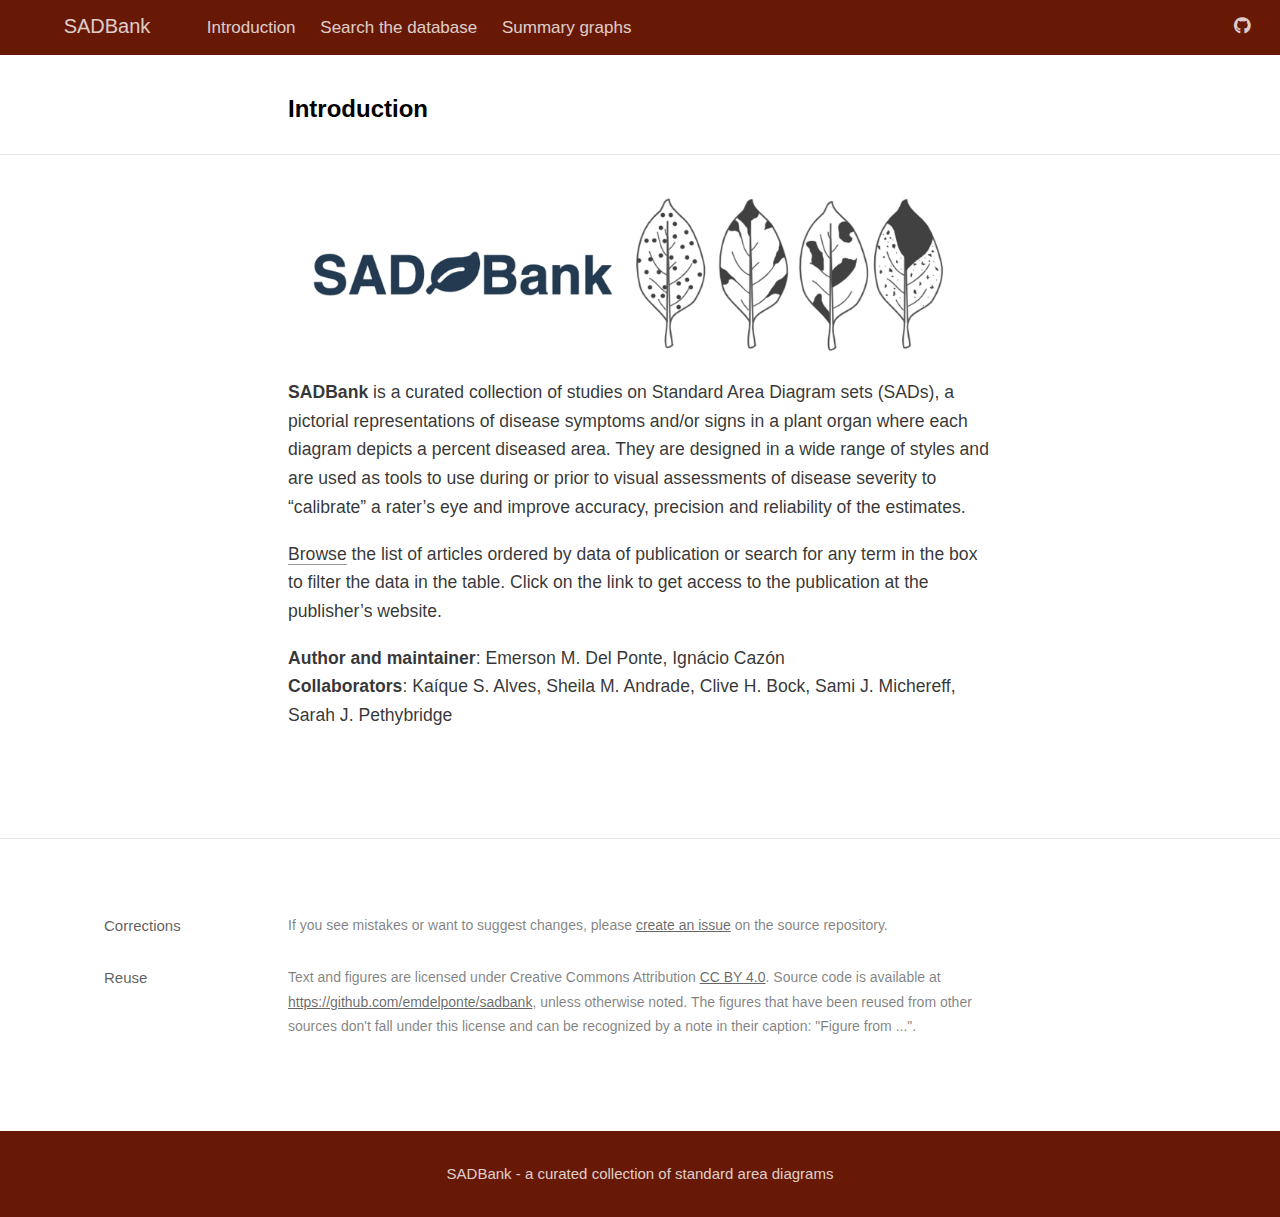
<file: docs/index.html>
<!DOCTYPE html>

<html xmlns="http://www.w3.org/1999/xhtml" lang="" xml:lang="">

<head>
  <meta charset="utf-8"/>
  <meta name="viewport" content="width=device-width, initial-scale=1"/>
  <meta http-equiv="X-UA-Compatible" content="IE=Edge,chrome=1"/>
  <meta name="generator" content="distill" />

  <style type="text/css">
  /* Hide doc at startup (prevent jankiness while JS renders/transforms) */
  body {
    visibility: hidden;
  }
  </style>

 <!--radix_placeholder_import_source-->
 <!--/radix_placeholder_import_source-->

<style type="text/css">code{white-space: pre;}</style>
<style type="text/css" data-origin="pandoc">
pre > code.sourceCode { white-space: pre; position: relative; }
pre > code.sourceCode > span { display: inline-block; line-height: 1.25; }
pre > code.sourceCode > span:empty { height: 1.2em; }
code.sourceCode > span { color: inherit; text-decoration: inherit; }
div.sourceCode { margin: 1em 0; }
pre.sourceCode { margin: 0; }
@media screen {
div.sourceCode { overflow: auto; }
}
@media print {
pre > code.sourceCode { white-space: pre-wrap; }
pre > code.sourceCode > span { text-indent: -5em; padding-left: 5em; }
}
pre.numberSource code
  { counter-reset: source-line 0; }
pre.numberSource code > span
  { position: relative; left: -4em; counter-increment: source-line; }
pre.numberSource code > span > a:first-child::before
  { content: counter(source-line);
    position: relative; left: -1em; text-align: right; vertical-align: baseline;
    border: none; display: inline-block;
    -webkit-touch-callout: none; -webkit-user-select: none;
    -khtml-user-select: none; -moz-user-select: none;
    -ms-user-select: none; user-select: none;
    padding: 0 4px; width: 4em;
    color: #aaaaaa;
  }
pre.numberSource { margin-left: 3em; border-left: 1px solid #aaaaaa;  padding-left: 4px; }
div.sourceCode
  {   }
@media screen {
pre > code.sourceCode > span > a:first-child::before { text-decoration: underline; }
}
code span.al { color: #ad0000; } /* Alert */
code span.an { color: #5e5e5e; } /* Annotation */
code span.at { color: #20794d; } /* Attribute */
code span.bn { color: #ad0000; } /* BaseN */
code span.bu { } /* BuiltIn */
code span.cf { color: #007ba5; } /* ControlFlow */
code span.ch { color: #20794d; } /* Char */
code span.cn { color: #8f5902; } /* Constant */
code span.co { color: #5e5e5e; } /* Comment */
code span.cv { color: #5e5e5e; font-style: italic; } /* CommentVar */
code span.do { color: #5e5e5e; font-style: italic; } /* Documentation */
code span.dt { color: #ad0000; } /* DataType */
code span.dv { color: #ad0000; } /* DecVal */
code span.er { color: #ad0000; } /* Error */
code span.ex { } /* Extension */
code span.fl { color: #ad0000; } /* Float */
code span.fu { color: #4758ab; } /* Function */
code span.im { } /* Import */
code span.in { color: #5e5e5e; } /* Information */
code span.kw { color: #007ba5; } /* Keyword */
code span.op { color: #5e5e5e; } /* Operator */
code span.ot { color: #007ba5; } /* Other */
code span.pp { color: #ad0000; } /* Preprocessor */
code span.sc { color: #20794d; } /* SpecialChar */
code span.ss { color: #20794d; } /* SpecialString */
code span.st { color: #20794d; } /* String */
code span.va { color: #111111; } /* Variable */
code span.vs { color: #20794d; } /* VerbatimString */
code span.wa { color: #5e5e5e; font-style: italic; } /* Warning */
</style>

  <!--radix_placeholder_meta_tags-->
  <title>SADBank: Introduction</title>


  <link rel="license" href="https://creativecommons.org/licenses/by/4.0/"/>


  <!--  https://developers.facebook.com/docs/sharing/webmasters#markup -->
  <meta property="og:title" content="SADBank: Introduction"/>
  <meta property="og:type" content="article"/>
  <meta property="og:locale" content="en_US"/>
  <meta property="og:site_name" content="SADBank"/>

  <!--  https://dev.twitter.com/cards/types/summary -->
  <meta property="twitter:card" content="summary"/>
  <meta property="twitter:title" content="SADBank: Introduction"/>

  <!--/radix_placeholder_meta_tags-->
  <!--radix_placeholder_rmarkdown_metadata-->

  <script type="text/json" id="radix-rmarkdown-metadata">
  {"type":"list","attributes":{"names":{"type":"character","attributes":{},"value":["title","site"]}},"value":[{"type":"character","attributes":{},"value":["Introduction"]},{"type":"character","attributes":{},"value":["distill::distill_website"]}]}
  </script>
  <!--/radix_placeholder_rmarkdown_metadata-->
  <!--radix_placeholder_navigation_in_header-->
  <meta name="distill:offset" content=""/>

  <script type="application/javascript">

    window.headroom_prevent_pin = false;

    window.document.addEventListener("DOMContentLoaded", function (event) {

      // initialize headroom for banner
      var header = $('header').get(0);
      var headerHeight = header.offsetHeight;
      var headroom = new Headroom(header, {
        tolerance: 5,
        onPin : function() {
          if (window.headroom_prevent_pin) {
            window.headroom_prevent_pin = false;
            headroom.unpin();
          }
        }
      });
      headroom.init();
      if(window.location.hash)
        headroom.unpin();
      $(header).addClass('headroom--transition');

      // offset scroll location for banner on hash change
      // (see: https://github.com/WickyNilliams/headroom.js/issues/38)
      window.addEventListener("hashchange", function(event) {
        window.scrollTo(0, window.pageYOffset - (headerHeight + 25));
      });

      // responsive menu
      $('.distill-site-header').each(function(i, val) {
        var topnav = $(this);
        var toggle = topnav.find('.nav-toggle');
        toggle.on('click', function() {
          topnav.toggleClass('responsive');
        });
      });

      // nav dropdowns
      $('.nav-dropbtn').click(function(e) {
        $(this).next('.nav-dropdown-content').toggleClass('nav-dropdown-active');
        $(this).parent().siblings('.nav-dropdown')
           .children('.nav-dropdown-content').removeClass('nav-dropdown-active');
      });
      $("body").click(function(e){
        $('.nav-dropdown-content').removeClass('nav-dropdown-active');
      });
      $(".nav-dropdown").click(function(e){
        e.stopPropagation();
      });
    });
  </script>

  <style type="text/css">

  /* Theme (user-documented overrideables for nav appearance) */

  .distill-site-nav {
    color: rgba(255, 255, 255, 0.8);
    background-color: #0F2E3D;
    font-size: 15px;
    font-weight: 300;
  }

  .distill-site-nav a {
    color: inherit;
    text-decoration: none;
  }

  .distill-site-nav a:hover {
    color: white;
  }

  @media print {
    .distill-site-nav {
      display: none;
    }
  }

  .distill-site-header {

  }

  .distill-site-footer {

  }


  /* Site Header */

  .distill-site-header {
    width: 100%;
    box-sizing: border-box;
    z-index: 3;
  }

  .distill-site-header .nav-left {
    display: inline-block;
    margin-left: 8px;
  }

  @media screen and (max-width: 768px) {
    .distill-site-header .nav-left {
      margin-left: 0;
    }
  }


  .distill-site-header .nav-right {
    float: right;
    margin-right: 8px;
  }

  .distill-site-header a,
  .distill-site-header .title {
    display: inline-block;
    text-align: center;
    padding: 14px 10px 14px 10px;
  }

  .distill-site-header .title {
    font-size: 18px;
    min-width: 150px;
  }

  .distill-site-header .logo {
    padding: 0;
  }

  .distill-site-header .logo img {
    display: none;
    max-height: 20px;
    width: auto;
    margin-bottom: -4px;
  }

  .distill-site-header .nav-image img {
    max-height: 18px;
    width: auto;
    display: inline-block;
    margin-bottom: -3px;
  }



  @media screen and (min-width: 1000px) {
    .distill-site-header .logo img {
      display: inline-block;
    }
    .distill-site-header .nav-left {
      margin-left: 20px;
    }
    .distill-site-header .nav-right {
      margin-right: 20px;
    }
    .distill-site-header .title {
      padding-left: 12px;
    }
  }


  .distill-site-header .nav-toggle {
    display: none;
  }

  .nav-dropdown {
    display: inline-block;
    position: relative;
  }

  .nav-dropdown .nav-dropbtn {
    border: none;
    outline: none;
    color: rgba(255, 255, 255, 0.8);
    padding: 16px 10px;
    background-color: transparent;
    font-family: inherit;
    font-size: inherit;
    font-weight: inherit;
    margin: 0;
    margin-top: 1px;
    z-index: 2;
  }

  .nav-dropdown-content {
    display: none;
    position: absolute;
    background-color: white;
    min-width: 200px;
    border: 1px solid rgba(0,0,0,0.15);
    border-radius: 4px;
    box-shadow: 0px 8px 16px 0px rgba(0,0,0,0.1);
    z-index: 1;
    margin-top: 2px;
    white-space: nowrap;
    padding-top: 4px;
    padding-bottom: 4px;
  }

  .nav-dropdown-content hr {
    margin-top: 4px;
    margin-bottom: 4px;
    border: none;
    border-bottom: 1px solid rgba(0, 0, 0, 0.1);
  }

  .nav-dropdown-active {
    display: block;
  }

  .nav-dropdown-content a, .nav-dropdown-content .nav-dropdown-header {
    color: black;
    padding: 6px 24px;
    text-decoration: none;
    display: block;
    text-align: left;
  }

  .nav-dropdown-content .nav-dropdown-header {
    display: block;
    padding: 5px 24px;
    padding-bottom: 0;
    text-transform: uppercase;
    font-size: 14px;
    color: #999999;
    white-space: nowrap;
  }

  .nav-dropdown:hover .nav-dropbtn {
    color: white;
  }

  .nav-dropdown-content a:hover {
    background-color: #ddd;
    color: black;
  }

  .nav-right .nav-dropdown-content {
    margin-left: -45%;
    right: 0;
  }

  @media screen and (max-width: 768px) {
    .distill-site-header a, .distill-site-header .nav-dropdown  {display: none;}
    .distill-site-header a.nav-toggle {
      float: right;
      display: block;
    }
    .distill-site-header .title {
      margin-left: 0;
    }
    .distill-site-header .nav-right {
      margin-right: 0;
    }
    .distill-site-header {
      overflow: hidden;
    }
    .nav-right .nav-dropdown-content {
      margin-left: 0;
    }
  }


  @media screen and (max-width: 768px) {
    .distill-site-header.responsive {position: relative; min-height: 500px; }
    .distill-site-header.responsive a.nav-toggle {
      position: absolute;
      right: 0;
      top: 0;
    }
    .distill-site-header.responsive a,
    .distill-site-header.responsive .nav-dropdown {
      display: block;
      text-align: left;
    }
    .distill-site-header.responsive .nav-left,
    .distill-site-header.responsive .nav-right {
      width: 100%;
    }
    .distill-site-header.responsive .nav-dropdown {float: none;}
    .distill-site-header.responsive .nav-dropdown-content {position: relative;}
    .distill-site-header.responsive .nav-dropdown .nav-dropbtn {
      display: block;
      width: 100%;
      text-align: left;
    }
  }

  /* Site Footer */

  .distill-site-footer {
    width: 100%;
    overflow: hidden;
    box-sizing: border-box;
    z-index: 3;
    margin-top: 30px;
    padding-top: 30px;
    padding-bottom: 30px;
    text-align: center;
  }

  /* Headroom */

  d-title {
    padding-top: 6rem;
  }

  @media print {
    d-title {
      padding-top: 4rem;
    }
  }

  .headroom {
    z-index: 1000;
    position: fixed;
    top: 0;
    left: 0;
    right: 0;
  }

  .headroom--transition {
    transition: all .4s ease-in-out;
  }

  .headroom--unpinned {
    top: -100px;
  }

  .headroom--pinned {
    top: 0;
  }

  /* adjust viewport for navbar height */
  /* helps vertically center bootstrap (non-distill) content */
  .min-vh-100 {
    min-height: calc(100vh - 100px) !important;
  }

  </style>

  <script src="site_libs/jquery-1.11.3/jquery.min.js"></script>
  <link href="site_libs/font-awesome-5.1.0/css/all.css" rel="stylesheet"/>
  <link href="site_libs/font-awesome-5.1.0/css/v4-shims.css" rel="stylesheet"/>
  <script src="site_libs/headroom-0.9.4/headroom.min.js"></script>
  <script src="site_libs/autocomplete-0.37.1/autocomplete.min.js"></script>
  <script src="site_libs/fuse-6.4.1/fuse.min.js"></script>

  <script type="application/javascript">

  function getMeta(metaName) {
    var metas = document.getElementsByTagName('meta');
    for (let i = 0; i < metas.length; i++) {
      if (metas[i].getAttribute('name') === metaName) {
        return metas[i].getAttribute('content');
      }
    }
    return '';
  }

  function offsetURL(url) {
    var offset = getMeta('distill:offset');
    return offset ? offset + '/' + url : url;
  }

  function createFuseIndex() {

    // create fuse index
    var options = {
      keys: [
        { name: 'title', weight: 20 },
        { name: 'categories', weight: 15 },
        { name: 'description', weight: 10 },
        { name: 'contents', weight: 5 },
      ],
      ignoreLocation: true,
      threshold: 0
    };
    var fuse = new window.Fuse([], options);

    // fetch the main search.json
    return fetch(offsetURL('search.json'))
      .then(function(response) {
        if (response.status == 200) {
          return response.json().then(function(json) {
            // index main articles
            json.articles.forEach(function(article) {
              fuse.add(article);
            });
            // download collections and index their articles
            return Promise.all(json.collections.map(function(collection) {
              return fetch(offsetURL(collection)).then(function(response) {
                if (response.status === 200) {
                  return response.json().then(function(articles) {
                    articles.forEach(function(article) {
                      fuse.add(article);
                    });
                  })
                } else {
                  return Promise.reject(
                    new Error('Unexpected status from search index request: ' +
                              response.status)
                  );
                }
              });
            })).then(function() {
              return fuse;
            });
          });

        } else {
          return Promise.reject(
            new Error('Unexpected status from search index request: ' +
                        response.status)
          );
        }
      });
  }

  window.document.addEventListener("DOMContentLoaded", function (event) {

    // get search element (bail if we don't have one)
    var searchEl = window.document.getElementById('distill-search');
    if (!searchEl)
      return;

    createFuseIndex()
      .then(function(fuse) {

        // make search box visible
        searchEl.classList.remove('hidden');

        // initialize autocomplete
        var options = {
          autoselect: true,
          hint: false,
          minLength: 2,
        };
        window.autocomplete(searchEl, options, [{
          source: function(query, callback) {
            const searchOptions = {
              isCaseSensitive: false,
              shouldSort: true,
              minMatchCharLength: 2,
              limit: 10,
            };
            var results = fuse.search(query, searchOptions);
            callback(results
              .map(function(result) { return result.item; })
            );
          },
          templates: {
            suggestion: function(suggestion) {
              var img = suggestion.preview && Object.keys(suggestion.preview).length > 0
                ? `<img src="${offsetURL(suggestion.preview)}"</img>`
                : '';
              var html = `
                <div class="search-item">
                  <h3>${suggestion.title}</h3>
                  <div class="search-item-description">
                    ${suggestion.description || ''}
                  </div>
                  <div class="search-item-preview">
                    ${img}
                  </div>
                </div>
              `;
              return html;
            }
          }
        }]).on('autocomplete:selected', function(event, suggestion) {
          window.location.href = offsetURL(suggestion.path);
        });
        // remove inline display style on autocompleter (we want to
        // manage responsive display via css)
        $('.algolia-autocomplete').css("display", "");
      })
      .catch(function(error) {
        console.log(error);
      });

  });

  </script>

  <style type="text/css">

  .nav-search {
    font-size: x-small;
  }

  /* Algolioa Autocomplete */

  .algolia-autocomplete {
    display: inline-block;
    margin-left: 10px;
    vertical-align: sub;
    background-color: white;
    color: black;
    padding: 6px;
    padding-top: 8px;
    padding-bottom: 0;
    border-radius: 6px;
    border: 1px #0F2E3D solid;
    width: 180px;
  }


  @media screen and (max-width: 768px) {
    .distill-site-nav .algolia-autocomplete {
      display: none;
      visibility: hidden;
    }
    .distill-site-nav.responsive .algolia-autocomplete {
      display: inline-block;
      visibility: visible;
    }
    .distill-site-nav.responsive .algolia-autocomplete .aa-dropdown-menu {
      margin-left: 0;
      width: 400px;
      max-height: 400px;
    }
  }

  .algolia-autocomplete .aa-input, .algolia-autocomplete .aa-hint {
    width: 90%;
    outline: none;
    border: none;
  }

  .algolia-autocomplete .aa-hint {
    color: #999;
  }
  .algolia-autocomplete .aa-dropdown-menu {
    width: 550px;
    max-height: 70vh;
    overflow-x: visible;
    overflow-y: scroll;
    padding: 5px;
    margin-top: 3px;
    margin-left: -150px;
    background-color: #fff;
    border-radius: 5px;
    border: 1px solid #999;
    border-top: none;
  }

  .algolia-autocomplete .aa-dropdown-menu .aa-suggestion {
    cursor: pointer;
    padding: 5px 4px;
    border-bottom: 1px solid #eee;
  }

  .algolia-autocomplete .aa-dropdown-menu .aa-suggestion:last-of-type {
    border-bottom: none;
    margin-bottom: 2px;
  }

  .algolia-autocomplete .aa-dropdown-menu .aa-suggestion .search-item {
    overflow: hidden;
    font-size: 0.8em;
    line-height: 1.4em;
  }

  .algolia-autocomplete .aa-dropdown-menu .aa-suggestion .search-item h3 {
    font-size: 1rem;
    margin-block-start: 0;
    margin-block-end: 5px;
  }

  .algolia-autocomplete .aa-dropdown-menu .aa-suggestion .search-item-description {
    display: inline-block;
    overflow: hidden;
    height: 2.8em;
    width: 80%;
    margin-right: 4%;
  }

  .algolia-autocomplete .aa-dropdown-menu .aa-suggestion .search-item-preview {
    display: inline-block;
    width: 15%;
  }

  .algolia-autocomplete .aa-dropdown-menu .aa-suggestion .search-item-preview img {
    height: 3em;
    width: auto;
    display: none;
  }

  .algolia-autocomplete .aa-dropdown-menu .aa-suggestion .search-item-preview img[src] {
    display: initial;
  }

  .algolia-autocomplete .aa-dropdown-menu .aa-suggestion.aa-cursor {
    background-color: #eee;
  }
  .algolia-autocomplete .aa-dropdown-menu .aa-suggestion em {
    font-weight: bold;
    font-style: normal;
  }

  </style>


  <!--/radix_placeholder_navigation_in_header-->
  <!--radix_placeholder_distill-->

  <style type="text/css">

  body {
    background-color: white;
  }

  .pandoc-table {
    width: 100%;
  }

  .pandoc-table>caption {
    margin-bottom: 10px;
  }

  .pandoc-table th:not([align]) {
    text-align: left;
  }

  .pagedtable-footer {
    font-size: 15px;
  }

  d-byline .byline {
    grid-template-columns: 2fr 2fr;
  }

  d-byline .byline h3 {
    margin-block-start: 1.5em;
  }

  d-byline .byline .authors-affiliations h3 {
    margin-block-start: 0.5em;
  }

  .authors-affiliations .orcid-id {
    width: 16px;
    height:16px;
    margin-left: 4px;
    margin-right: 4px;
    vertical-align: middle;
    padding-bottom: 2px;
  }

  d-title .dt-tags {
    margin-top: 1em;
    grid-column: text;
  }

  .dt-tags .dt-tag {
    text-decoration: none;
    display: inline-block;
    color: rgba(0,0,0,0.6);
    padding: 0em 0.4em;
    margin-right: 0.5em;
    margin-bottom: 0.4em;
    font-size: 70%;
    border: 1px solid rgba(0,0,0,0.2);
    border-radius: 3px;
    text-transform: uppercase;
    font-weight: 500;
  }

  d-article table.gt_table td,
  d-article table.gt_table th {
    border-bottom: none;
  }

  .html-widget {
    margin-bottom: 2.0em;
  }

  .l-screen-inset {
    padding-right: 16px;
  }

  .l-screen .caption {
    margin-left: 10px;
  }

  .shaded {
    background: rgb(247, 247, 247);
    padding-top: 20px;
    padding-bottom: 20px;
    border-top: 1px solid rgba(0, 0, 0, 0.1);
    border-bottom: 1px solid rgba(0, 0, 0, 0.1);
  }

  .shaded .html-widget {
    margin-bottom: 0;
    border: 1px solid rgba(0, 0, 0, 0.1);
  }

  .shaded .shaded-content {
    background: white;
  }

  .text-output {
    margin-top: 0;
    line-height: 1.5em;
  }

  .hidden {
    display: none !important;
  }

  d-article {
    padding-top: 2.5rem;
    padding-bottom: 30px;
  }

  d-appendix {
    padding-top: 30px;
  }

  d-article>p>img {
    width: 100%;
  }

  d-article h2 {
    margin: 1rem 0 1.5rem 0;
  }

  d-article h3 {
    margin-top: 1.5rem;
  }

  d-article iframe {
    border: 1px solid rgba(0, 0, 0, 0.1);
    margin-bottom: 2.0em;
    width: 100%;
  }

  /* Tweak code blocks */

  d-article div.sourceCode code,
  d-article pre code {
    font-family: Consolas, Monaco, 'Andale Mono', 'Ubuntu Mono', monospace;
  }

  d-article pre,
  d-article div.sourceCode,
  d-article div.sourceCode pre {
    overflow: auto;
  }

  d-article div.sourceCode {
    background-color: white;
  }

  d-article div.sourceCode pre {
    padding-left: 10px;
    font-size: 12px;
    border-left: 2px solid rgba(0,0,0,0.1);
  }

  d-article pre {
    font-size: 12px;
    color: black;
    background: none;
    margin-top: 0;
    text-align: left;
    white-space: pre;
    word-spacing: normal;
    word-break: normal;
    word-wrap: normal;
    line-height: 1.5;

    -moz-tab-size: 4;
    -o-tab-size: 4;
    tab-size: 4;

    -webkit-hyphens: none;
    -moz-hyphens: none;
    -ms-hyphens: none;
    hyphens: none;
  }

  d-article pre a {
    border-bottom: none;
  }

  d-article pre a:hover {
    border-bottom: none;
    text-decoration: underline;
  }

  d-article details {
    grid-column: text;
    margin-bottom: 0.8em;
  }

  @media(min-width: 768px) {

  d-article pre,
  d-article div.sourceCode,
  d-article div.sourceCode pre {
    overflow: visible !important;
  }

  d-article div.sourceCode pre {
    padding-left: 18px;
    font-size: 14px;
  }

  d-article pre {
    font-size: 14px;
  }

  }

  figure img.external {
    background: white;
    border: 1px solid rgba(0, 0, 0, 0.1);
    box-shadow: 0 1px 8px rgba(0, 0, 0, 0.1);
    padding: 18px;
    box-sizing: border-box;
  }

  /* CSS for d-contents */

  .d-contents {
    grid-column: text;
    color: rgba(0,0,0,0.8);
    font-size: 0.9em;
    padding-bottom: 1em;
    margin-bottom: 1em;
    padding-bottom: 0.5em;
    margin-bottom: 1em;
    padding-left: 0.25em;
    justify-self: start;
  }

  @media(min-width: 1000px) {
    .d-contents.d-contents-float {
      height: 0;
      grid-column-start: 1;
      grid-column-end: 4;
      justify-self: center;
      padding-right: 3em;
      padding-left: 2em;
    }
  }

  .d-contents nav h3 {
    font-size: 18px;
    margin-top: 0;
    margin-bottom: 1em;
  }

  .d-contents li {
    list-style-type: none
  }

  .d-contents nav > ul {
    padding-left: 0;
  }

  .d-contents ul {
    padding-left: 1em
  }

  .d-contents nav ul li {
    margin-top: 0.6em;
    margin-bottom: 0.2em;
  }

  .d-contents nav a {
    font-size: 13px;
    border-bottom: none;
    text-decoration: none
    color: rgba(0, 0, 0, 0.8);
  }

  .d-contents nav a:hover {
    text-decoration: underline solid rgba(0, 0, 0, 0.6)
  }

  .d-contents nav > ul > li > a {
    font-weight: 600;
  }

  .d-contents nav > ul > li > ul {
    font-weight: inherit;
  }

  .d-contents nav > ul > li > ul > li {
    margin-top: 0.2em;
  }


  .d-contents nav ul {
    margin-top: 0;
    margin-bottom: 0.25em;
  }

  .d-article-with-toc h2:nth-child(2) {
    margin-top: 0;
  }


  /* Figure */

  .figure {
    position: relative;
    margin-bottom: 2.5em;
    margin-top: 1.5em;
  }

  .figure img {
    width: 100%;
  }

  .figure .caption {
    color: rgba(0, 0, 0, 0.6);
    font-size: 12px;
    line-height: 1.5em;
  }

  .figure img.external {
    background: white;
    border: 1px solid rgba(0, 0, 0, 0.1);
    box-shadow: 0 1px 8px rgba(0, 0, 0, 0.1);
    padding: 18px;
    box-sizing: border-box;
  }

  .figure .caption a {
    color: rgba(0, 0, 0, 0.6);
  }

  .figure .caption b,
  .figure .caption strong, {
    font-weight: 600;
    color: rgba(0, 0, 0, 1.0);
  }

  /* Citations */

  d-article .citation {
    color: inherit;
    cursor: inherit;
  }

  div.hanging-indent{
    margin-left: 1em; text-indent: -1em;
  }

  /* Citation hover box */

  .tippy-box[data-theme~=light-border] {
    background-color: rgba(250, 250, 250, 0.95);
  }

  .tippy-content > p {
    margin-bottom: 0;
    padding: 2px;
  }


  /* Tweak 1000px media break to show more text */

  @media(min-width: 1000px) {
    .base-grid,
    distill-header,
    d-title,
    d-abstract,
    d-article,
    d-appendix,
    distill-appendix,
    d-byline,
    d-footnote-list,
    d-citation-list,
    distill-footer {
      grid-template-columns: [screen-start] 1fr [page-start kicker-start] 80px [middle-start] 50px [text-start kicker-end] 65px 65px 65px 65px 65px 65px 65px 65px [text-end gutter-start] 65px [middle-end] 65px [page-end gutter-end] 1fr [screen-end];
      grid-column-gap: 16px;
    }

    .grid {
      grid-column-gap: 16px;
    }

    d-article {
      font-size: 1.06rem;
      line-height: 1.7em;
    }
    figure .caption, .figure .caption, figure figcaption {
      font-size: 13px;
    }
  }

  @media(min-width: 1180px) {
    .base-grid,
    distill-header,
    d-title,
    d-abstract,
    d-article,
    d-appendix,
    distill-appendix,
    d-byline,
    d-footnote-list,
    d-citation-list,
    distill-footer {
      grid-template-columns: [screen-start] 1fr [page-start kicker-start] 60px [middle-start] 60px [text-start kicker-end] 60px 60px 60px 60px 60px 60px 60px 60px [text-end gutter-start] 60px [middle-end] 60px [page-end gutter-end] 1fr [screen-end];
      grid-column-gap: 32px;
    }

    .grid {
      grid-column-gap: 32px;
    }
  }


  /* Get the citation styles for the appendix (not auto-injected on render since
     we do our own rendering of the citation appendix) */

  d-appendix .citation-appendix,
  .d-appendix .citation-appendix {
    font-size: 11px;
    line-height: 15px;
    border-left: 1px solid rgba(0, 0, 0, 0.1);
    padding-left: 18px;
    border: 1px solid rgba(0,0,0,0.1);
    background: rgba(0, 0, 0, 0.02);
    padding: 10px 18px;
    border-radius: 3px;
    color: rgba(150, 150, 150, 1);
    overflow: hidden;
    margin-top: -12px;
    white-space: pre-wrap;
    word-wrap: break-word;
  }

  /* Include appendix styles here so they can be overridden */

  d-appendix {
    contain: layout style;
    font-size: 0.8em;
    line-height: 1.7em;
    margin-top: 60px;
    margin-bottom: 0;
    border-top: 1px solid rgba(0, 0, 0, 0.1);
    color: rgba(0,0,0,0.5);
    padding-top: 60px;
    padding-bottom: 48px;
  }

  d-appendix h3 {
    grid-column: page-start / text-start;
    font-size: 15px;
    font-weight: 500;
    margin-top: 1em;
    margin-bottom: 0;
    color: rgba(0,0,0,0.65);
  }

  d-appendix h3 + * {
    margin-top: 1em;
  }

  d-appendix ol {
    padding: 0 0 0 15px;
  }

  @media (min-width: 768px) {
    d-appendix ol {
      padding: 0 0 0 30px;
      margin-left: -30px;
    }
  }

  d-appendix li {
    margin-bottom: 1em;
  }

  d-appendix a {
    color: rgba(0, 0, 0, 0.6);
  }

  d-appendix > * {
    grid-column: text;
  }

  d-appendix > d-footnote-list,
  d-appendix > d-citation-list,
  d-appendix > distill-appendix {
    grid-column: screen;
  }

  /* Include footnote styles here so they can be overridden */

  d-footnote-list {
    contain: layout style;
  }

  d-footnote-list > * {
    grid-column: text;
  }

  d-footnote-list a.footnote-backlink {
    color: rgba(0,0,0,0.3);
    padding-left: 0.5em;
  }



  /* Anchor.js */

  .anchorjs-link {
    /*transition: all .25s linear; */
    text-decoration: none;
    border-bottom: none;
  }
  *:hover > .anchorjs-link {
    margin-left: -1.125em !important;
    text-decoration: none;
    border-bottom: none;
  }

  /* Social footer */

  .social_footer {
    margin-top: 30px;
    margin-bottom: 0;
    color: rgba(0,0,0,0.67);
  }

  .disqus-comments {
    margin-right: 30px;
  }

  .disqus-comment-count {
    border-bottom: 1px solid rgba(0, 0, 0, 0.4);
    cursor: pointer;
  }

  #disqus_thread {
    margin-top: 30px;
  }

  .article-sharing a {
    border-bottom: none;
    margin-right: 8px;
  }

  .article-sharing a:hover {
    border-bottom: none;
  }

  .sidebar-section.subscribe {
    font-size: 12px;
    line-height: 1.6em;
  }

  .subscribe p {
    margin-bottom: 0.5em;
  }


  .article-footer .subscribe {
    font-size: 15px;
    margin-top: 45px;
  }


  .sidebar-section.custom {
    font-size: 12px;
    line-height: 1.6em;
  }

  .custom p {
    margin-bottom: 0.5em;
  }

  /* Styles for listing layout (hide title) */
  .layout-listing d-title, .layout-listing .d-title {
    display: none;
  }

  /* Styles for posts lists (not auto-injected) */


  .posts-with-sidebar {
    padding-left: 45px;
    padding-right: 45px;
  }

  .posts-list .description h2,
  .posts-list .description p {
    font-family: -apple-system, BlinkMacSystemFont, "Segoe UI", Roboto, Oxygen, Ubuntu, Cantarell, "Fira Sans", "Droid Sans", "Helvetica Neue", Arial, sans-serif;
  }

  .posts-list .description h2 {
    font-weight: 700;
    border-bottom: none;
    padding-bottom: 0;
  }

  .posts-list h2.post-tag {
    border-bottom: 1px solid rgba(0, 0, 0, 0.2);
    padding-bottom: 12px;
  }
  .posts-list {
    margin-top: 60px;
    margin-bottom: 24px;
  }

  .posts-list .post-preview {
    text-decoration: none;
    overflow: hidden;
    display: block;
    border-bottom: 1px solid rgba(0, 0, 0, 0.1);
    padding: 24px 0;
  }

  .post-preview-last {
    border-bottom: none !important;
  }

  .posts-list .posts-list-caption {
    grid-column: screen;
    font-weight: 400;
  }

  .posts-list .post-preview h2 {
    margin: 0 0 6px 0;
    line-height: 1.2em;
    font-style: normal;
    font-size: 24px;
  }

  .posts-list .post-preview p {
    margin: 0 0 12px 0;
    line-height: 1.4em;
    font-size: 16px;
  }

  .posts-list .post-preview .thumbnail {
    box-sizing: border-box;
    margin-bottom: 24px;
    position: relative;
    max-width: 500px;
  }
  .posts-list .post-preview img {
    width: 100%;
    display: block;
  }

  .posts-list .metadata {
    font-size: 12px;
    line-height: 1.4em;
    margin-bottom: 18px;
  }

  .posts-list .metadata > * {
    display: inline-block;
  }

  .posts-list .metadata .publishedDate {
    margin-right: 2em;
  }

  .posts-list .metadata .dt-authors {
    display: block;
    margin-top: 0.3em;
    margin-right: 2em;
  }

  .posts-list .dt-tags {
    display: block;
    line-height: 1em;
  }

  .posts-list .dt-tags .dt-tag {
    display: inline-block;
    color: rgba(0,0,0,0.6);
    padding: 0.3em 0.4em;
    margin-right: 0.2em;
    margin-bottom: 0.4em;
    font-size: 60%;
    border: 1px solid rgba(0,0,0,0.2);
    border-radius: 3px;
    text-transform: uppercase;
    font-weight: 500;
  }

  .posts-list img {
    opacity: 1;
  }

  .posts-list img[data-src] {
    opacity: 0;
  }

  .posts-more {
    clear: both;
  }


  .posts-sidebar {
    font-size: 16px;
  }

  .posts-sidebar h3 {
    font-size: 16px;
    margin-top: 0;
    margin-bottom: 0.5em;
    font-weight: 400;
    text-transform: uppercase;
  }

  .sidebar-section {
    margin-bottom: 30px;
  }

  .categories ul {
    list-style-type: none;
    margin: 0;
    padding: 0;
  }

  .categories li {
    color: rgba(0, 0, 0, 0.8);
    margin-bottom: 0;
  }

  .categories li>a {
    border-bottom: none;
  }

  .categories li>a:hover {
    border-bottom: 1px solid rgba(0, 0, 0, 0.4);
  }

  .categories .active {
    font-weight: 600;
  }

  .categories .category-count {
    color: rgba(0, 0, 0, 0.4);
  }


  @media(min-width: 768px) {
    .posts-list .post-preview h2 {
      font-size: 26px;
    }
    .posts-list .post-preview .thumbnail {
      float: right;
      width: 30%;
      margin-bottom: 0;
    }
    .posts-list .post-preview .description {
      float: left;
      width: 45%;
    }
    .posts-list .post-preview .metadata {
      float: left;
      width: 20%;
      margin-top: 8px;
    }
    .posts-list .post-preview p {
      margin: 0 0 12px 0;
      line-height: 1.5em;
      font-size: 16px;
    }
    .posts-with-sidebar .posts-list {
      float: left;
      width: 75%;
    }
    .posts-with-sidebar .posts-sidebar {
      float: right;
      width: 20%;
      margin-top: 60px;
      padding-top: 24px;
      padding-bottom: 24px;
    }
  }


  /* Improve display for browsers without grid (IE/Edge <= 15) */

  .downlevel {
    line-height: 1.6em;
    font-family: -apple-system, BlinkMacSystemFont, "Segoe UI", Roboto, Oxygen, Ubuntu, Cantarell, "Fira Sans", "Droid Sans", "Helvetica Neue", Arial, sans-serif;
    margin: 0;
  }

  .downlevel .d-title {
    padding-top: 6rem;
    padding-bottom: 1.5rem;
  }

  .downlevel .d-title h1 {
    font-size: 50px;
    font-weight: 700;
    line-height: 1.1em;
    margin: 0 0 0.5rem;
  }

  .downlevel .d-title p {
    font-weight: 300;
    font-size: 1.2rem;
    line-height: 1.55em;
    margin-top: 0;
  }

  .downlevel .d-byline {
    padding-top: 0.8em;
    padding-bottom: 0.8em;
    font-size: 0.8rem;
    line-height: 1.8em;
  }

  .downlevel .section-separator {
    border: none;
    border-top: 1px solid rgba(0, 0, 0, 0.1);
  }

  .downlevel .d-article {
    font-size: 1.06rem;
    line-height: 1.7em;
    padding-top: 1rem;
    padding-bottom: 2rem;
  }


  .downlevel .d-appendix {
    padding-left: 0;
    padding-right: 0;
    max-width: none;
    font-size: 0.8em;
    line-height: 1.7em;
    margin-bottom: 0;
    color: rgba(0,0,0,0.5);
    padding-top: 40px;
    padding-bottom: 48px;
  }

  .downlevel .footnotes ol {
    padding-left: 13px;
  }

  .downlevel .base-grid,
  .downlevel .distill-header,
  .downlevel .d-title,
  .downlevel .d-abstract,
  .downlevel .d-article,
  .downlevel .d-appendix,
  .downlevel .distill-appendix,
  .downlevel .d-byline,
  .downlevel .d-footnote-list,
  .downlevel .d-citation-list,
  .downlevel .distill-footer,
  .downlevel .appendix-bottom,
  .downlevel .posts-container {
    padding-left: 40px;
    padding-right: 40px;
  }

  @media(min-width: 768px) {
    .downlevel .base-grid,
    .downlevel .distill-header,
    .downlevel .d-title,
    .downlevel .d-abstract,
    .downlevel .d-article,
    .downlevel .d-appendix,
    .downlevel .distill-appendix,
    .downlevel .d-byline,
    .downlevel .d-footnote-list,
    .downlevel .d-citation-list,
    .downlevel .distill-footer,
    .downlevel .appendix-bottom,
    .downlevel .posts-container {
    padding-left: 150px;
    padding-right: 150px;
    max-width: 900px;
  }
  }

  .downlevel pre code {
    display: block;
    border-left: 2px solid rgba(0, 0, 0, .1);
    padding: 0 0 0 20px;
    font-size: 14px;
  }

  .downlevel code, .downlevel pre {
    color: black;
    background: none;
    font-family: Consolas, Monaco, 'Andale Mono', 'Ubuntu Mono', monospace;
    text-align: left;
    white-space: pre;
    word-spacing: normal;
    word-break: normal;
    word-wrap: normal;
    line-height: 1.5;

    -moz-tab-size: 4;
    -o-tab-size: 4;
    tab-size: 4;

    -webkit-hyphens: none;
    -moz-hyphens: none;
    -ms-hyphens: none;
    hyphens: none;
  }

  .downlevel .posts-list .post-preview {
    color: inherit;
  }



  </style>

  <script type="application/javascript">

  function is_downlevel_browser() {
    if (bowser.isUnsupportedBrowser({ msie: "12", msedge: "16"},
                                   window.navigator.userAgent)) {
      return true;
    } else {
      return window.load_distill_framework === undefined;
    }
  }

  // show body when load is complete
  function on_load_complete() {

    // add anchors
    if (window.anchors) {
      window.anchors.options.placement = 'left';
      window.anchors.add('d-article > h2, d-article > h3, d-article > h4, d-article > h5');
    }


    // set body to visible
    document.body.style.visibility = 'visible';

    // force redraw for leaflet widgets
    if (window.HTMLWidgets) {
      var maps = window.HTMLWidgets.findAll(".leaflet");
      $.each(maps, function(i, el) {
        var map = this.getMap();
        map.invalidateSize();
        map.eachLayer(function(layer) {
          if (layer instanceof L.TileLayer)
            layer.redraw();
        });
      });
    }

    // trigger 'shown' so htmlwidgets resize
    $('d-article').trigger('shown');
  }

  function init_distill() {

    init_common();

    // create front matter
    var front_matter = $('<d-front-matter></d-front-matter>');
    $('#distill-front-matter').wrap(front_matter);

    // create d-title
    $('.d-title').changeElementType('d-title');

    // create d-byline
    var byline = $('<d-byline></d-byline>');
    $('.d-byline').replaceWith(byline);

    // create d-article
    var article = $('<d-article></d-article>');
    $('.d-article').wrap(article).children().unwrap();

    // move posts container into article
    $('.posts-container').appendTo($('d-article'));

    // create d-appendix
    $('.d-appendix').changeElementType('d-appendix');

    // flag indicating that we have appendix items
    var appendix = $('.appendix-bottom').children('h3').length > 0;

    // replace footnotes with <d-footnote>
    $('.footnote-ref').each(function(i, val) {
      appendix = true;
      var href = $(this).attr('href');
      var id = href.replace('#', '');
      var fn = $('#' + id);
      var fn_p = $('#' + id + '>p');
      fn_p.find('.footnote-back').remove();
      var text = fn_p.html();
      var dtfn = $('<d-footnote></d-footnote>');
      dtfn.html(text);
      $(this).replaceWith(dtfn);
    });
    // remove footnotes
    $('.footnotes').remove();

    // move refs into #references-listing
    $('#references-listing').replaceWith($('#refs'));

    $('h1.appendix, h2.appendix').each(function(i, val) {
      $(this).changeElementType('h3');
    });
    $('h3.appendix').each(function(i, val) {
      var id = $(this).attr('id');
      $('.d-contents a[href="#' + id + '"]').parent().remove();
      appendix = true;
      $(this).nextUntil($('h1, h2, h3')).addBack().appendTo($('d-appendix'));
    });

    // show d-appendix if we have appendix content
    $("d-appendix").css('display', appendix ? 'grid' : 'none');

    // localize layout chunks to just output
    $('.layout-chunk').each(function(i, val) {

      // capture layout
      var layout = $(this).attr('data-layout');

      // apply layout to markdown level block elements
      var elements = $(this).children().not('details, div.sourceCode, pre, script');
      elements.each(function(i, el) {
        var layout_div = $('<div class="' + layout + '"></div>');
        if (layout_div.hasClass('shaded')) {
          var shaded_content = $('<div class="shaded-content"></div>');
          $(this).wrap(shaded_content);
          $(this).parent().wrap(layout_div);
        } else {
          $(this).wrap(layout_div);
        }
      });


      // unwrap the layout-chunk div
      $(this).children().unwrap();
    });

    // remove code block used to force  highlighting css
    $('.distill-force-highlighting-css').parent().remove();

    // remove empty line numbers inserted by pandoc when using a
    // custom syntax highlighting theme
    $('code.sourceCode a:empty').remove();

    // load distill framework
    load_distill_framework();

    // wait for window.distillRunlevel == 4 to do post processing
    function distill_post_process() {

      if (!window.distillRunlevel || window.distillRunlevel < 4)
        return;

      // hide author/affiliations entirely if we have no authors
      var front_matter = JSON.parse($("#distill-front-matter").html());
      var have_authors = front_matter.authors && front_matter.authors.length > 0;
      if (!have_authors)
        $('d-byline').addClass('hidden');

      // article with toc class
      $('.d-contents').parent().addClass('d-article-with-toc');

      // strip links that point to #
      $('.authors-affiliations').find('a[href="#"]').removeAttr('href');

      // add orcid ids
      $('.authors-affiliations').find('.author').each(function(i, el) {
        var orcid_id = front_matter.authors[i].orcidID;
        if (orcid_id) {
          var a = $('<a></a>');
          a.attr('href', 'https://orcid.org/' + orcid_id);
          var img = $('<img></img>');
          img.addClass('orcid-id');
          img.attr('alt', 'ORCID ID');
          img.attr('src','[data-uri]');
          a.append(img);
          $(this).append(a);
        }
      });

      // hide elements of author/affiliations grid that have no value
      function hide_byline_column(caption) {
        $('d-byline').find('h3:contains("' + caption + '")').parent().css('visibility', 'hidden');
      }

      // affiliations
      var have_affiliations = false;
      for (var i = 0; i<front_matter.authors.length; ++i) {
        var author = front_matter.authors[i];
        if (author.affiliation !== "&nbsp;") {
          have_affiliations = true;
          break;
        }
      }
      if (!have_affiliations)
        $('d-byline').find('h3:contains("Affiliations")').css('visibility', 'hidden');

      // published date
      if (!front_matter.publishedDate)
        hide_byline_column("Published");

      // document object identifier
      var doi = $('d-byline').find('h3:contains("DOI")');
      var doi_p = doi.next().empty();
      if (!front_matter.doi) {
        // if we have a citation and valid citationText then link to that
        if ($('#citation').length > 0 && front_matter.citationText) {
          doi.html('Citation');
          $('<a href="#citation"></a>')
            .text(front_matter.citationText)
            .appendTo(doi_p);
        } else {
          hide_byline_column("DOI");
        }
      } else {
        $('<a></a>')
           .attr('href', "https://doi.org/" + front_matter.doi)
           .html(front_matter.doi)
           .appendTo(doi_p);
      }

       // change plural form of authors/affiliations
      if (front_matter.authors.length === 1) {
        var grid = $('.authors-affiliations');
        grid.children('h3:contains("Authors")').text('Author');
        grid.children('h3:contains("Affiliations")').text('Affiliation');
      }

      // remove d-appendix and d-footnote-list local styles
      $('d-appendix > style:first-child').remove();
      $('d-footnote-list > style:first-child').remove();

      // move appendix-bottom entries to the bottom
      $('.appendix-bottom').appendTo('d-appendix').children().unwrap();
      $('.appendix-bottom').remove();

      // hoverable references
      $('span.citation[data-cites]').each(function() {
        var refHtml = $('#ref-' + $(this).attr('data-cites')).html();
        window.tippy(this, {
          allowHTML: true,
          content: refHtml,
          maxWidth: 500,
          interactive: true,
          interactiveBorder: 10,
          theme: 'light-border',
          placement: 'bottom-start'
        });
      });

      // clear polling timer
      clearInterval(tid);

      // show body now that everything is ready
      on_load_complete();
    }

    var tid = setInterval(distill_post_process, 50);
    distill_post_process();

  }

  function init_downlevel() {

    init_common();

     // insert hr after d-title
    $('.d-title').after($('<hr class="section-separator"/>'));

    // check if we have authors
    var front_matter = JSON.parse($("#distill-front-matter").html());
    var have_authors = front_matter.authors && front_matter.authors.length > 0;

    // manage byline/border
    if (!have_authors)
      $('.d-byline').remove();
    $('.d-byline').after($('<hr class="section-separator"/>'));
    $('.d-byline a').remove();

    // remove toc
    $('.d-contents').remove();

    // move appendix elements
    $('h1.appendix, h2.appendix').each(function(i, val) {
      $(this).changeElementType('h3');
    });
    $('h3.appendix').each(function(i, val) {
      $(this).nextUntil($('h1, h2, h3')).addBack().appendTo($('.d-appendix'));
    });


    // inject headers into references and footnotes
    var refs_header = $('<h3></h3>');
    refs_header.text('References');
    $('#refs').prepend(refs_header);

    var footnotes_header = $('<h3></h3');
    footnotes_header.text('Footnotes');
    $('.footnotes').children('hr').first().replaceWith(footnotes_header);

    // move appendix-bottom entries to the bottom
    $('.appendix-bottom').appendTo('.d-appendix').children().unwrap();
    $('.appendix-bottom').remove();

    // remove appendix if it's empty
    if ($('.d-appendix').children().length === 0)
      $('.d-appendix').remove();

    // prepend separator above appendix
    $('.d-appendix').before($('<hr class="section-separator" style="clear: both"/>'));

    // trim code
    $('pre>code').each(function(i, val) {
      $(this).html($.trim($(this).html()));
    });

    // move posts-container right before article
    $('.posts-container').insertBefore($('.d-article'));

    $('body').addClass('downlevel');

    on_load_complete();
  }


  function init_common() {

    // jquery plugin to change element types
    (function($) {
      $.fn.changeElementType = function(newType) {
        var attrs = {};

        $.each(this[0].attributes, function(idx, attr) {
          attrs[attr.nodeName] = attr.nodeValue;
        });

        this.replaceWith(function() {
          return $("<" + newType + "/>", attrs).append($(this).contents());
        });
      };
    })(jQuery);

    // prevent underline for linked images
    $('a > img').parent().css({'border-bottom' : 'none'});

    // mark non-body figures created by knitr chunks as 100% width
    $('.layout-chunk').each(function(i, val) {
      var figures = $(this).find('img, .html-widget');
      if ($(this).attr('data-layout') !== "l-body") {
        figures.css('width', '100%');
      } else {
        figures.css('max-width', '100%');
        figures.filter("[width]").each(function(i, val) {
          var fig = $(this);
          fig.css('width', fig.attr('width') + 'px');
        });

      }
    });

    // auto-append index.html to post-preview links in file: protocol
    // and in rstudio ide preview
    $('.post-preview').each(function(i, val) {
      if (window.location.protocol === "file:")
        $(this).attr('href', $(this).attr('href') + "index.html");
    });

    // get rid of index.html references in header
    if (window.location.protocol !== "file:") {
      $('.distill-site-header a[href]').each(function(i,val) {
        $(this).attr('href', $(this).attr('href').replace("index.html", "./"));
      });
    }

    // add class to pandoc style tables
    $('tr.header').parent('thead').parent('table').addClass('pandoc-table');
    $('.kable-table').children('table').addClass('pandoc-table');

    // add figcaption style to table captions
    $('caption').parent('table').addClass("figcaption");

    // initialize posts list
    if (window.init_posts_list)
      window.init_posts_list();

    // implmement disqus comment link
    $('.disqus-comment-count').click(function() {
      window.headroom_prevent_pin = true;
      $('#disqus_thread').toggleClass('hidden');
      if (!$('#disqus_thread').hasClass('hidden')) {
        var offset = $(this).offset();
        $(window).resize();
        $('html, body').animate({
          scrollTop: offset.top - 35
        });
      }
    });
  }

  document.addEventListener('DOMContentLoaded', function() {
    if (is_downlevel_browser())
      init_downlevel();
    else
      window.addEventListener('WebComponentsReady', init_distill);
  });

  </script>

  <style type="text/css">
  /* base variables */

  /* Edit the CSS properties in this file to create a custom
     Distill theme. Only edit values in the right column
     for each row; values shown are the CSS defaults.
     To return any property to the default,
     you may set its value to: unset
     All rows must end with a semi-colon.                      */

  /* Optional: embed custom fonts here with `@import`          */
  /* This must remain at the top of this file.                 */



  html {
    /*-- Main font sizes --*/
    --title-size:      50px;
    --body-size:       1.06rem;
    --code-size:       14px;
    --aside-size:      12px;
    --fig-cap-size:    13px;
    /*-- Main font colors --*/
    --title-color:     #000000;
    --header-color:    rgba(0, 0, 0, 0.8);
    --body-color:      rgba(0, 0, 0, 0.8);
    --aside-color:     rgba(0, 0, 0, 0.6);
    --fig-cap-color:   rgba(0, 0, 0, 0.6);
    /*-- Specify custom fonts ~~~ must be imported above   --*/
    --heading-font:    sans-serif;
    --mono-font:       monospace;
    --body-font:       sans-serif;
    --navbar-font:     sans-serif;  /* websites + blogs only */
  }

  /*-- ARTICLE METADATA --*/
  d-byline {
    --heading-size:    0.6rem;
    --heading-color:   rgba(0, 0, 0, 0.5);
    --body-size:       0.8rem;
    --body-color:      rgba(0, 0, 0, 0.8);
  }

  /*-- ARTICLE TABLE OF CONTENTS --*/
  .d-contents {
    --heading-size:    18px;
    --contents-size:   13px;
  }

  /*-- ARTICLE APPENDIX --*/
  d-appendix {
    --heading-size:    15px;
    --heading-color:   rgba(0, 0, 0, 0.65);
    --text-size:       0.8em;
    --text-color:      rgba(0, 0, 0, 0.5);
  }

  /*-- WEBSITE HEADER + FOOTER --*/
  /* These properties only apply to Distill sites and blogs  */

  .distill-site-header {
    --title-size:       18px;
    --text-color:       rgba(255, 255, 255, 0.8);
    --text-size:        15px;
    --hover-color:      white;
    --bkgd-color:       #0F2E3D;
  }

  .distill-site-footer {
    --text-color:       rgba(255, 255, 255, 0.8);
    --text-size:        15px;
    --hover-color:      white;
    --bkgd-color:       #0F2E3D;
  }

  /*-- Additional custom styles --*/
  /* Add any additional CSS rules below                      */
  </style>
  <style type="text/css">
  /* base variables */

  /* Edit the CSS properties in this file to create a custom
     Distill theme. Only edit values in the right column
     for each row; values shown are the CSS defaults.
     To return any property to the default,
     you may set its value to: unset
     All rows must end with a semi-colon.                      */

  /* Optional: embed custom fonts here with `@import`          */
  /* This must remain at the top of this file.                 */



  html {
    /*-- Main font sizes --*/
    --title-size:      24px;
    --body-size:       1.1rem;
    --code-size:       14px;
    --aside-size:      12px;
    --fig-cap-size:    13px;
    /*-- Main font colors --*/
    --title-color:     #000000;
    --header-color:    rgba(0, 0, 0, 0.8);
    --body-color:      rgba(0, 0, 0, 0.8);
    --aside-color:     rgba(0, 0, 0, 0.6);
    --fig-cap-color:   rgba(0, 0, 0, 0.6);
    /*-- Specify custom fonts ~~~ must be imported above   --*/
    --heading-font:    sans-serif;
    --mono-font:       monospace;
    --body-font:       sans-serif;
    --navbar-font:     sans-serif;  /* websites + blogs only */
  }

  /*-- ARTICLE METADATA --*/
  d-byline {
    --heading-size:    0.6arem;
    --heading-color:   rgba(0, 0, 0, 0.5);
    --body-size:       1rem;
    --body-color:      rgba(0, 0, 0, 0.8);
  }

  /*-- ARTICLE TABLE OF CONTENTS --*/
  .d-contents {
    --heading-size:    16px;
    --contents-size:   14px;
  }

  /*-- ARTICLE APPENDIX --*/
  d-appendix {
    --heading-size:    15px;
    --heading-color:   rgba(0, 0, 0, 0.65);
    --text-size:       0.9em;
    --text-color:      rgba(0, 0, 0, 0.5);
  }

  /*-- WEBSITE HEADER + FOOTER --*/
  /* These properties only apply to Distill sites and blogs  */

  .distill-site-header {
    --title-size:       20px;
    --text-color:       rgba(255, 255, 255, 0.8);
    --text-size:        17px;
    --hover-color:      white;
    --bkgd-color:       #681906;
  }

  .distill-site-footer {
    --text-color:       rgba(255, 255, 255, 0.8);
    --text-size:        15px;
    --hover-color:      white;
    --bkgd-color:       #681906;
  }

  /*-- Additional custom styles --*/
  /* Add any additional CSS rules below                      */

  p {font-size: 14px}</style>
  <style type="text/css">
  /* base style */

  /* FONT FAMILIES */

  :root {
    --heading-default: -apple-system, BlinkMacSystemFont, "Segoe UI", Roboto, Oxygen, Ubuntu, Cantarell, "Fira Sans", "Droid Sans", "Helvetica Neue", Arial, sans-serif;
    --mono-default: Consolas, Monaco, 'Andale Mono', 'Ubuntu Mono', monospace;
    --body-default: -apple-system, BlinkMacSystemFont, "Segoe UI", Roboto, Oxygen, Ubuntu, Cantarell, "Fira Sans", "Droid Sans", "Helvetica Neue", Arial, sans-serif;
  }

  body,
  .posts-list .post-preview p,
  .posts-list .description p {
    font-family: var(--body-font), var(--body-default);
  }

  h1, h2, h3, h4, h5, h6,
  .posts-list .post-preview h2,
  .posts-list .description h2 {
    font-family: var(--heading-font), var(--heading-default);
  }

  d-article div.sourceCode code,
  d-article pre code {
    font-family: var(--mono-font), var(--mono-default);
  }


  /*-- TITLE --*/
  d-title h1,
  .posts-list > h1 {
    color: var(--title-color, black);
  }

  d-title h1 {
    font-size: var(--title-size, 50px);
  }

  /*-- HEADERS --*/
  d-article h1,
  d-article h2,
  d-article h3,
  d-article h4,
  d-article h5,
  d-article h6 {
    color: var(--header-color, rgba(0, 0, 0, 0.8));
  }

  /*-- BODY --*/
  d-article > p,  /* only text inside of <p> tags */
  d-article > ul, /* lists */
  d-article > ol {
    color: var(--body-color, rgba(0, 0, 0, 0.8));
    font-size: var(--body-size, 1.06rem);
  }


  /*-- CODE --*/
  d-article div.sourceCode code,
  d-article pre code {
    font-size: var(--code-size, 14px);
  }

  /*-- ASIDE --*/
  d-article aside {
    font-size: var(--aside-size, 12px);
    color: var(--aside-color, rgba(0, 0, 0, 0.6));
  }

  /*-- FIGURE CAPTIONS --*/
  figure .caption,
  figure figcaption,
  .figure .caption {
    font-size: var(--fig-cap-size, 13px);
    color: var(--fig-cap-color, rgba(0, 0, 0, 0.6));
  }

  /*-- METADATA --*/
  d-byline h3 {
    font-size: var(--heading-size, 0.6rem);
    color: var(--heading-color, rgba(0, 0, 0, 0.5));
  }

  d-byline {
    font-size: var(--body-size, 0.8rem);
    color: var(--body-color, rgba(0, 0, 0, 0.8));
  }

  d-byline a,
  d-article d-byline a {
    color: var(--body-color, rgba(0, 0, 0, 0.8));
  }

  /*-- TABLE OF CONTENTS --*/
  .d-contents nav h3 {
    font-size: var(--heading-size, 18px);
  }

  .d-contents nav a {
    font-size: var(--contents-size, 13px);
  }

  /*-- APPENDIX --*/
  d-appendix h3 {
    font-size: var(--heading-size, 15px);
    color: var(--heading-color, rgba(0, 0, 0, 0.65));
  }

  d-appendix {
    font-size: var(--text-size, 0.8em);
    color: var(--text-color, rgba(0, 0, 0, 0.5));
  }

  d-appendix d-footnote-list a.footnote-backlink {
    color: var(--text-color, rgba(0, 0, 0, 0.5));
  }

  /*-- WEBSITE HEADER + FOOTER --*/
  .distill-site-header .title {
    font-size: var(--title-size, 18px);
    font-family: var(--navbar-font), var(--heading-default);
  }

  .distill-site-header a,
  .nav-dropdown .nav-dropbtn {
    font-family: var(--navbar-font), var(--heading-default);
  }

  .nav-dropdown .nav-dropbtn {
    color: var(--text-color, rgba(255, 255, 255, 0.8));
    font-size: var(--text-size, 15px);
  }

  .distill-site-header a:hover,
  .nav-dropdown:hover .nav-dropbtn {
    color: var(--hover-color, white);
  }

  .distill-site-header {
    font-size: var(--text-size, 15px);
    color: var(--text-color, rgba(255, 255, 255, 0.8));
    background-color: var(--bkgd-color, #0F2E3D);
  }

  .distill-site-footer {
    font-size: var(--text-size, 15px);
    color: var(--text-color, rgba(255, 255, 255, 0.8));
    background-color: var(--bkgd-color, #0F2E3D);
  }

  .distill-site-footer a:hover {
    color: var(--hover-color, white);
  }</style>
  <!--/radix_placeholder_distill-->
  <script src="site_libs/header-attrs-2.7/header-attrs.js"></script>
  <script src="site_libs/popper-2.6.0/popper.min.js"></script>
  <link href="site_libs/tippy-6.2.7/tippy.css" rel="stylesheet" />
  <link href="site_libs/tippy-6.2.7/tippy-light-border.css" rel="stylesheet" />
  <script src="site_libs/tippy-6.2.7/tippy.umd.min.js"></script>
  <script src="site_libs/anchor-4.2.2/anchor.min.js"></script>
  <script src="site_libs/bowser-1.9.3/bowser.min.js"></script>
  <script src="site_libs/webcomponents-2.0.0/webcomponents.js"></script>
  <script src="site_libs/distill-2.2.21/template.v2.js"></script>
  <!--radix_placeholder_site_in_header-->
  <!--/radix_placeholder_site_in_header-->


</head>

<body>

<!--radix_placeholder_front_matter-->

<script id="distill-front-matter" type="text/json">
{"title":"Introduction","authors":[]}
</script>

<!--/radix_placeholder_front_matter-->
<!--radix_placeholder_navigation_before_body-->
<header class="header header--fixed" role="banner">
<nav class="distill-site-nav distill-site-header">
<div class="nav-left">
<a href="index.html" class="title">SADBank</a>
<a href="index.html">Introduction</a>
<a href="grid.html">Search the database</a>
<a href="graficos.html">Summary graphs</a>
</div>
<div class="nav-right">
<a href="https://github.com/emdelponte/sadbank" aria-label="Link to source">
<i class="fab fa-github" aria-hidden="true"></i>
</a>
<a href="javascript:void(0);" class="nav-toggle">&#9776;</a>
</div>
</nav>
</header>
<!--/radix_placeholder_navigation_before_body-->
<!--radix_placeholder_site_before_body-->
<!--/radix_placeholder_site_before_body-->

<div class="d-title">
<h1>Introduction</h1>
<!--radix_placeholder_categories-->
<!--/radix_placeholder_categories-->

</div>


<div class="d-article">
<p><img src="front-image.png" /></p>
<p><strong>SADBank</strong> is a curated collection of studies on Standard Area Diagram sets (SADs), a pictorial representations of disease symptoms and/or signs in a plant organ where each diagram depicts a percent diseased area. They are designed in a wide range of styles and are used as tools to use during or prior to visual assessments of disease severity to “calibrate” a rater’s eye and improve accuracy, precision and reliability of the estimates.</p>
<p><a href="grid.html">Browse</a> the list of articles ordered by data of publication or search for any term in the box to filter the data in the table. Click on the link to get access to the publication at the publisher’s website.</p>
<p><strong>Author and maintainer</strong>: Emerson M. Del Ponte, Ignácio Cazón<br />
<strong>Collaborators</strong>: Kaíque S. Alves, Sheila M. Andrade, Clive H. Bock, Sami J. Michereff, Sarah J. Pethybridge</p>
<div class="sourceCode" id="cb1"><pre class="sourceCode r distill-force-highlighting-css"><code class="sourceCode r"></code></pre></div>
<!--radix_placeholder_article_footer-->
<!--/radix_placeholder_article_footer-->
</div>

<div class="d-appendix">
</div>


<!--radix_placeholder_site_after_body-->
<!--/radix_placeholder_site_after_body-->
<!--radix_placeholder_appendices-->
<div class="appendix-bottom">
<h3 id="updates-and-corrections">Corrections</h3>
<p>If you see mistakes or want to suggest changes, please <a href="https://github.com/emdelponte/sadbank/issues/new">create an issue</a> on the source repository.</p>
<h3 id="reuse">Reuse</h3>
<p>Text and figures are licensed under Creative Commons Attribution <a rel="license" href="https://creativecommons.org/licenses/by/4.0/">CC BY 4.0</a>. Source code is available at <a href="https://github.com/emdelponte/sadbank">https://github.com/emdelponte/sadbank</a>, unless otherwise noted. The figures that have been reused from other sources don't fall under this license and can be recognized by a note in their caption: "Figure from ...".</p>
</div>
<!--/radix_placeholder_appendices-->
<!--radix_placeholder_navigation_after_body-->
<div class="distill-site-nav distill-site-footer">
<html>

<head>
</head>

<body>
  
SADBank - a curated collection of standard area diagrams

</body>
</html>
</div>
<!--/radix_placeholder_navigation_after_body-->


</body>

</html>
</file>
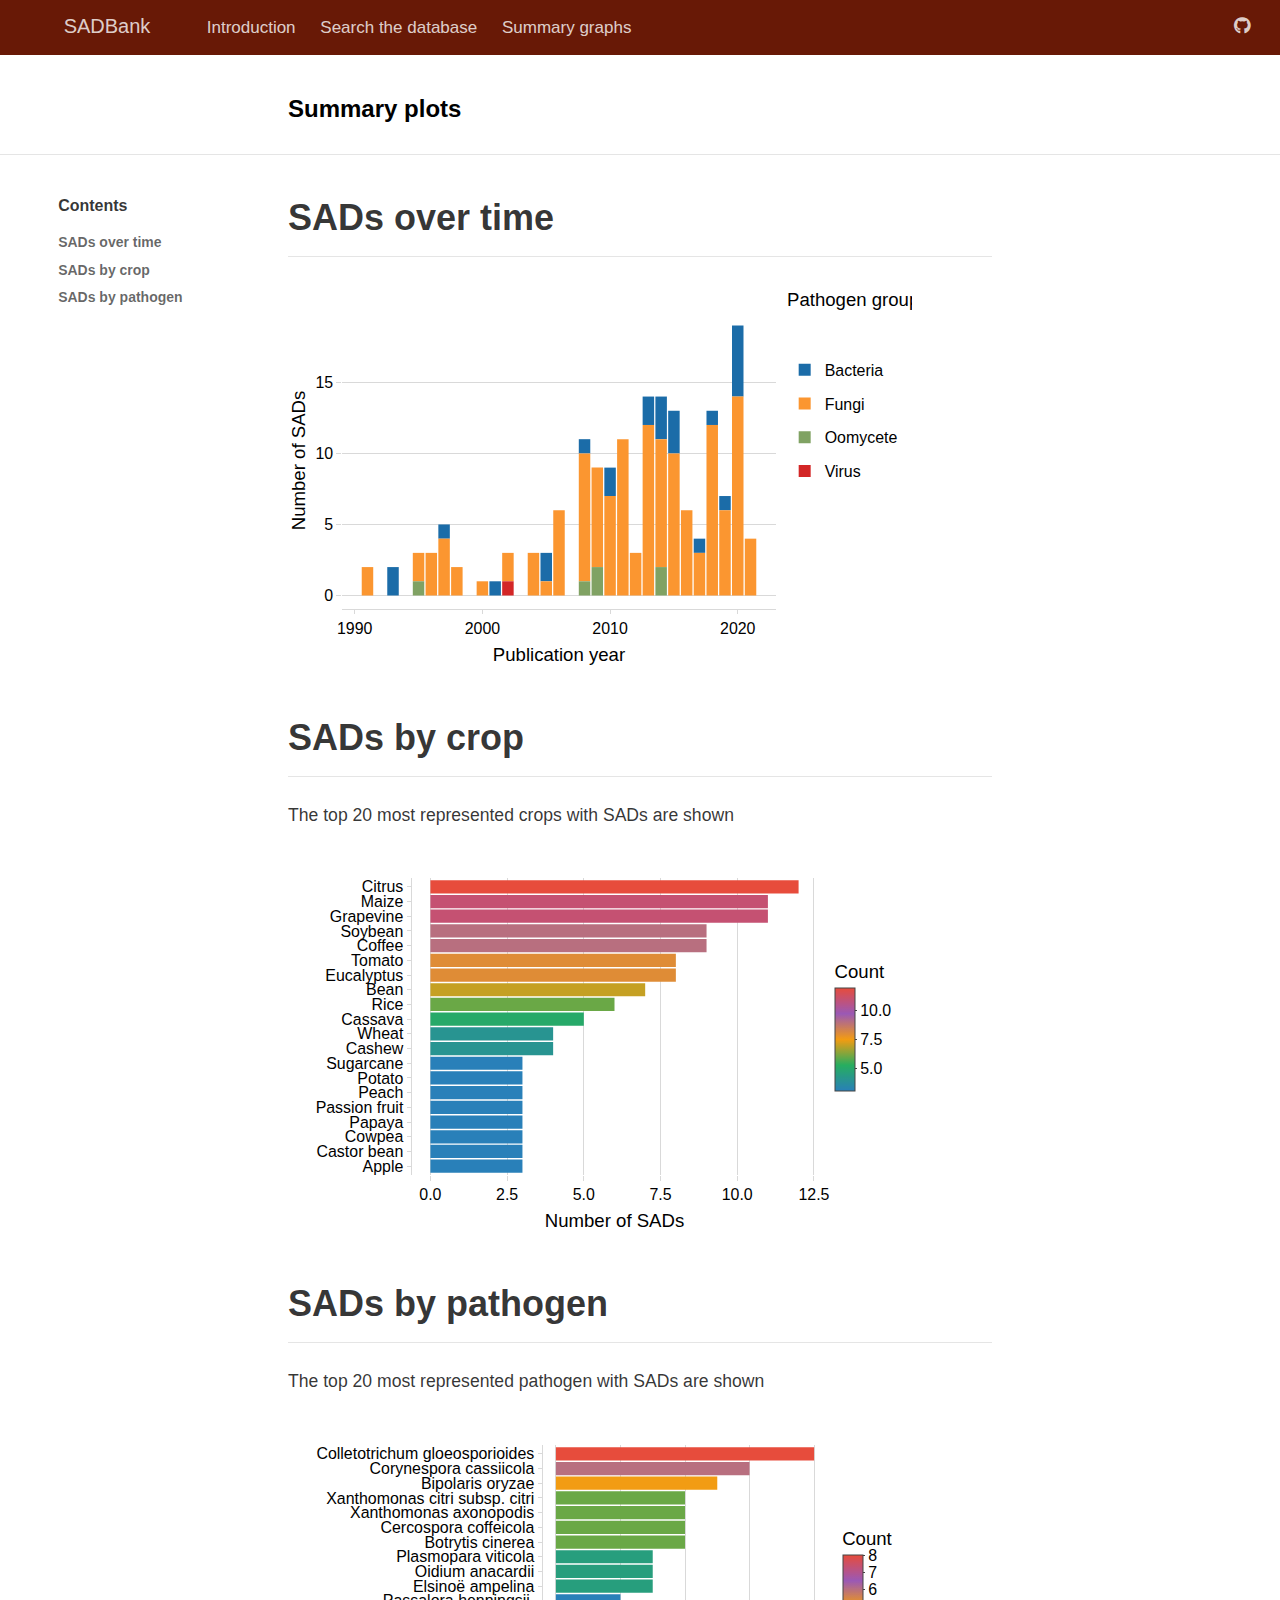
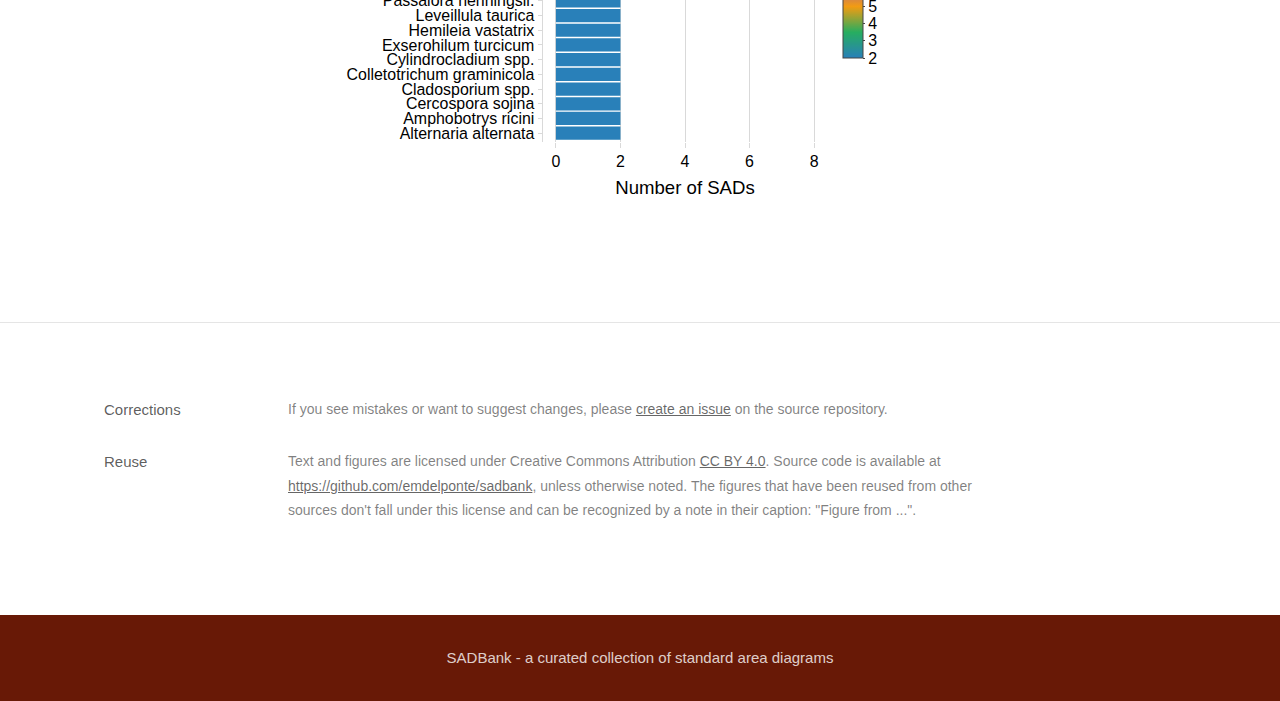
<file: docs/graficos.html>
<!DOCTYPE html>

<html xmlns="http://www.w3.org/1999/xhtml" lang="" xml:lang="">

<head>
  <meta charset="utf-8"/>
  <meta name="viewport" content="width=device-width, initial-scale=1"/>
  <meta http-equiv="X-UA-Compatible" content="IE=Edge,chrome=1"/>
  <meta name="generator" content="distill" />

  <style type="text/css">
  /* Hide doc at startup (prevent jankiness while JS renders/transforms) */
  body {
    visibility: hidden;
  }
  </style>

 <!--radix_placeholder_import_source-->
 <!--/radix_placeholder_import_source-->

<style type="text/css">code{white-space: pre;}</style>
<style type="text/css" data-origin="pandoc">
pre > code.sourceCode { white-space: pre; position: relative; }
pre > code.sourceCode > span { display: inline-block; line-height: 1.25; }
pre > code.sourceCode > span:empty { height: 1.2em; }
code.sourceCode > span { color: inherit; text-decoration: inherit; }
div.sourceCode { margin: 1em 0; }
pre.sourceCode { margin: 0; }
@media screen {
div.sourceCode { overflow: auto; }
}
@media print {
pre > code.sourceCode { white-space: pre-wrap; }
pre > code.sourceCode > span { text-indent: -5em; padding-left: 5em; }
}
pre.numberSource code
  { counter-reset: source-line 0; }
pre.numberSource code > span
  { position: relative; left: -4em; counter-increment: source-line; }
pre.numberSource code > span > a:first-child::before
  { content: counter(source-line);
    position: relative; left: -1em; text-align: right; vertical-align: baseline;
    border: none; display: inline-block;
    -webkit-touch-callout: none; -webkit-user-select: none;
    -khtml-user-select: none; -moz-user-select: none;
    -ms-user-select: none; user-select: none;
    padding: 0 4px; width: 4em;
    color: #aaaaaa;
  }
pre.numberSource { margin-left: 3em; border-left: 1px solid #aaaaaa;  padding-left: 4px; }
div.sourceCode
  {   }
@media screen {
pre > code.sourceCode > span > a:first-child::before { text-decoration: underline; }
}
code span.al { color: #ad0000; } /* Alert */
code span.an { color: #5e5e5e; } /* Annotation */
code span.at { color: #20794d; } /* Attribute */
code span.bn { color: #ad0000; } /* BaseN */
code span.bu { } /* BuiltIn */
code span.cf { color: #007ba5; } /* ControlFlow */
code span.ch { color: #20794d; } /* Char */
code span.cn { color: #8f5902; } /* Constant */
code span.co { color: #5e5e5e; } /* Comment */
code span.cv { color: #5e5e5e; font-style: italic; } /* CommentVar */
code span.do { color: #5e5e5e; font-style: italic; } /* Documentation */
code span.dt { color: #ad0000; } /* DataType */
code span.dv { color: #ad0000; } /* DecVal */
code span.er { color: #ad0000; } /* Error */
code span.ex { } /* Extension */
code span.fl { color: #ad0000; } /* Float */
code span.fu { color: #4758ab; } /* Function */
code span.im { } /* Import */
code span.in { color: #5e5e5e; } /* Information */
code span.kw { color: #007ba5; } /* Keyword */
code span.op { color: #5e5e5e; } /* Operator */
code span.ot { color: #007ba5; } /* Other */
code span.pp { color: #ad0000; } /* Preprocessor */
code span.sc { color: #20794d; } /* SpecialChar */
code span.ss { color: #20794d; } /* SpecialString */
code span.st { color: #20794d; } /* String */
code span.va { color: #111111; } /* Variable */
code span.vs { color: #20794d; } /* VerbatimString */
code span.wa { color: #5e5e5e; font-style: italic; } /* Warning */
</style>

  <!--radix_placeholder_meta_tags-->
  <title>SADBank: Summary plots</title>


  <link rel="license" href="https://creativecommons.org/licenses/by/4.0/"/>


  <!--  https://developers.facebook.com/docs/sharing/webmasters#markup -->
  <meta property="og:title" content="SADBank: Summary plots"/>
  <meta property="og:type" content="article"/>
  <meta property="og:locale" content="en_US"/>
  <meta property="og:site_name" content="SADBank"/>

  <!--  https://dev.twitter.com/cards/types/summary -->
  <meta property="twitter:card" content="summary"/>
  <meta property="twitter:title" content="SADBank: Summary plots"/>

  <!--/radix_placeholder_meta_tags-->
  <!--radix_placeholder_rmarkdown_metadata-->

  <script type="text/json" id="radix-rmarkdown-metadata">
  {"type":"list","attributes":{"names":{"type":"character","attributes":{},"value":["title","output"]}},"value":[{"type":"character","attributes":{},"value":["Summary plots"]},{"type":"list","attributes":{"names":{"type":"character","attributes":{},"value":["distill::distill_article"]}},"value":[{"type":"list","attributes":{"names":{"type":"character","attributes":{},"value":["toc","toc_depth"]}},"value":[{"type":"logical","attributes":{},"value":[true]},{"type":"integer","attributes":{},"value":[3]}]}]}]}
  </script>
  <!--/radix_placeholder_rmarkdown_metadata-->
  <!--radix_placeholder_navigation_in_header-->
  <meta name="distill:offset" content=""/>

  <script type="application/javascript">

    window.headroom_prevent_pin = false;

    window.document.addEventListener("DOMContentLoaded", function (event) {

      // initialize headroom for banner
      var header = $('header').get(0);
      var headerHeight = header.offsetHeight;
      var headroom = new Headroom(header, {
        tolerance: 5,
        onPin : function() {
          if (window.headroom_prevent_pin) {
            window.headroom_prevent_pin = false;
            headroom.unpin();
          }
        }
      });
      headroom.init();
      if(window.location.hash)
        headroom.unpin();
      $(header).addClass('headroom--transition');

      // offset scroll location for banner on hash change
      // (see: https://github.com/WickyNilliams/headroom.js/issues/38)
      window.addEventListener("hashchange", function(event) {
        window.scrollTo(0, window.pageYOffset - (headerHeight + 25));
      });

      // responsive menu
      $('.distill-site-header').each(function(i, val) {
        var topnav = $(this);
        var toggle = topnav.find('.nav-toggle');
        toggle.on('click', function() {
          topnav.toggleClass('responsive');
        });
      });

      // nav dropdowns
      $('.nav-dropbtn').click(function(e) {
        $(this).next('.nav-dropdown-content').toggleClass('nav-dropdown-active');
        $(this).parent().siblings('.nav-dropdown')
           .children('.nav-dropdown-content').removeClass('nav-dropdown-active');
      });
      $("body").click(function(e){
        $('.nav-dropdown-content').removeClass('nav-dropdown-active');
      });
      $(".nav-dropdown").click(function(e){
        e.stopPropagation();
      });
    });
  </script>

  <style type="text/css">

  /* Theme (user-documented overrideables for nav appearance) */

  .distill-site-nav {
    color: rgba(255, 255, 255, 0.8);
    background-color: #0F2E3D;
    font-size: 15px;
    font-weight: 300;
  }

  .distill-site-nav a {
    color: inherit;
    text-decoration: none;
  }

  .distill-site-nav a:hover {
    color: white;
  }

  @media print {
    .distill-site-nav {
      display: none;
    }
  }

  .distill-site-header {

  }

  .distill-site-footer {

  }


  /* Site Header */

  .distill-site-header {
    width: 100%;
    box-sizing: border-box;
    z-index: 3;
  }

  .distill-site-header .nav-left {
    display: inline-block;
    margin-left: 8px;
  }

  @media screen and (max-width: 768px) {
    .distill-site-header .nav-left {
      margin-left: 0;
    }
  }


  .distill-site-header .nav-right {
    float: right;
    margin-right: 8px;
  }

  .distill-site-header a,
  .distill-site-header .title {
    display: inline-block;
    text-align: center;
    padding: 14px 10px 14px 10px;
  }

  .distill-site-header .title {
    font-size: 18px;
    min-width: 150px;
  }

  .distill-site-header .logo {
    padding: 0;
  }

  .distill-site-header .logo img {
    display: none;
    max-height: 20px;
    width: auto;
    margin-bottom: -4px;
  }

  .distill-site-header .nav-image img {
    max-height: 18px;
    width: auto;
    display: inline-block;
    margin-bottom: -3px;
  }



  @media screen and (min-width: 1000px) {
    .distill-site-header .logo img {
      display: inline-block;
    }
    .distill-site-header .nav-left {
      margin-left: 20px;
    }
    .distill-site-header .nav-right {
      margin-right: 20px;
    }
    .distill-site-header .title {
      padding-left: 12px;
    }
  }


  .distill-site-header .nav-toggle {
    display: none;
  }

  .nav-dropdown {
    display: inline-block;
    position: relative;
  }

  .nav-dropdown .nav-dropbtn {
    border: none;
    outline: none;
    color: rgba(255, 255, 255, 0.8);
    padding: 16px 10px;
    background-color: transparent;
    font-family: inherit;
    font-size: inherit;
    font-weight: inherit;
    margin: 0;
    margin-top: 1px;
    z-index: 2;
  }

  .nav-dropdown-content {
    display: none;
    position: absolute;
    background-color: white;
    min-width: 200px;
    border: 1px solid rgba(0,0,0,0.15);
    border-radius: 4px;
    box-shadow: 0px 8px 16px 0px rgba(0,0,0,0.1);
    z-index: 1;
    margin-top: 2px;
    white-space: nowrap;
    padding-top: 4px;
    padding-bottom: 4px;
  }

  .nav-dropdown-content hr {
    margin-top: 4px;
    margin-bottom: 4px;
    border: none;
    border-bottom: 1px solid rgba(0, 0, 0, 0.1);
  }

  .nav-dropdown-active {
    display: block;
  }

  .nav-dropdown-content a, .nav-dropdown-content .nav-dropdown-header {
    color: black;
    padding: 6px 24px;
    text-decoration: none;
    display: block;
    text-align: left;
  }

  .nav-dropdown-content .nav-dropdown-header {
    display: block;
    padding: 5px 24px;
    padding-bottom: 0;
    text-transform: uppercase;
    font-size: 14px;
    color: #999999;
    white-space: nowrap;
  }

  .nav-dropdown:hover .nav-dropbtn {
    color: white;
  }

  .nav-dropdown-content a:hover {
    background-color: #ddd;
    color: black;
  }

  .nav-right .nav-dropdown-content {
    margin-left: -45%;
    right: 0;
  }

  @media screen and (max-width: 768px) {
    .distill-site-header a, .distill-site-header .nav-dropdown  {display: none;}
    .distill-site-header a.nav-toggle {
      float: right;
      display: block;
    }
    .distill-site-header .title {
      margin-left: 0;
    }
    .distill-site-header .nav-right {
      margin-right: 0;
    }
    .distill-site-header {
      overflow: hidden;
    }
    .nav-right .nav-dropdown-content {
      margin-left: 0;
    }
  }


  @media screen and (max-width: 768px) {
    .distill-site-header.responsive {position: relative; min-height: 500px; }
    .distill-site-header.responsive a.nav-toggle {
      position: absolute;
      right: 0;
      top: 0;
    }
    .distill-site-header.responsive a,
    .distill-site-header.responsive .nav-dropdown {
      display: block;
      text-align: left;
    }
    .distill-site-header.responsive .nav-left,
    .distill-site-header.responsive .nav-right {
      width: 100%;
    }
    .distill-site-header.responsive .nav-dropdown {float: none;}
    .distill-site-header.responsive .nav-dropdown-content {position: relative;}
    .distill-site-header.responsive .nav-dropdown .nav-dropbtn {
      display: block;
      width: 100%;
      text-align: left;
    }
  }

  /* Site Footer */

  .distill-site-footer {
    width: 100%;
    overflow: hidden;
    box-sizing: border-box;
    z-index: 3;
    margin-top: 30px;
    padding-top: 30px;
    padding-bottom: 30px;
    text-align: center;
  }

  /* Headroom */

  d-title {
    padding-top: 6rem;
  }

  @media print {
    d-title {
      padding-top: 4rem;
    }
  }

  .headroom {
    z-index: 1000;
    position: fixed;
    top: 0;
    left: 0;
    right: 0;
  }

  .headroom--transition {
    transition: all .4s ease-in-out;
  }

  .headroom--unpinned {
    top: -100px;
  }

  .headroom--pinned {
    top: 0;
  }

  /* adjust viewport for navbar height */
  /* helps vertically center bootstrap (non-distill) content */
  .min-vh-100 {
    min-height: calc(100vh - 100px) !important;
  }

  </style>

  <script src="site_libs/jquery-1.11.3/jquery.min.js"></script>
  <link href="site_libs/font-awesome-5.1.0/css/all.css" rel="stylesheet"/>
  <link href="site_libs/font-awesome-5.1.0/css/v4-shims.css" rel="stylesheet"/>
  <script src="site_libs/headroom-0.9.4/headroom.min.js"></script>
  <script src="site_libs/autocomplete-0.37.1/autocomplete.min.js"></script>
  <script src="site_libs/fuse-6.4.1/fuse.min.js"></script>

  <script type="application/javascript">

  function getMeta(metaName) {
    var metas = document.getElementsByTagName('meta');
    for (let i = 0; i < metas.length; i++) {
      if (metas[i].getAttribute('name') === metaName) {
        return metas[i].getAttribute('content');
      }
    }
    return '';
  }

  function offsetURL(url) {
    var offset = getMeta('distill:offset');
    return offset ? offset + '/' + url : url;
  }

  function createFuseIndex() {

    // create fuse index
    var options = {
      keys: [
        { name: 'title', weight: 20 },
        { name: 'categories', weight: 15 },
        { name: 'description', weight: 10 },
        { name: 'contents', weight: 5 },
      ],
      ignoreLocation: true,
      threshold: 0
    };
    var fuse = new window.Fuse([], options);

    // fetch the main search.json
    return fetch(offsetURL('search.json'))
      .then(function(response) {
        if (response.status == 200) {
          return response.json().then(function(json) {
            // index main articles
            json.articles.forEach(function(article) {
              fuse.add(article);
            });
            // download collections and index their articles
            return Promise.all(json.collections.map(function(collection) {
              return fetch(offsetURL(collection)).then(function(response) {
                if (response.status === 200) {
                  return response.json().then(function(articles) {
                    articles.forEach(function(article) {
                      fuse.add(article);
                    });
                  })
                } else {
                  return Promise.reject(
                    new Error('Unexpected status from search index request: ' +
                              response.status)
                  );
                }
              });
            })).then(function() {
              return fuse;
            });
          });

        } else {
          return Promise.reject(
            new Error('Unexpected status from search index request: ' +
                        response.status)
          );
        }
      });
  }

  window.document.addEventListener("DOMContentLoaded", function (event) {

    // get search element (bail if we don't have one)
    var searchEl = window.document.getElementById('distill-search');
    if (!searchEl)
      return;

    createFuseIndex()
      .then(function(fuse) {

        // make search box visible
        searchEl.classList.remove('hidden');

        // initialize autocomplete
        var options = {
          autoselect: true,
          hint: false,
          minLength: 2,
        };
        window.autocomplete(searchEl, options, [{
          source: function(query, callback) {
            const searchOptions = {
              isCaseSensitive: false,
              shouldSort: true,
              minMatchCharLength: 2,
              limit: 10,
            };
            var results = fuse.search(query, searchOptions);
            callback(results
              .map(function(result) { return result.item; })
            );
          },
          templates: {
            suggestion: function(suggestion) {
              var img = suggestion.preview && Object.keys(suggestion.preview).length > 0
                ? `<img src="${offsetURL(suggestion.preview)}"</img>`
                : '';
              var html = `
                <div class="search-item">
                  <h3>${suggestion.title}</h3>
                  <div class="search-item-description">
                    ${suggestion.description || ''}
                  </div>
                  <div class="search-item-preview">
                    ${img}
                  </div>
                </div>
              `;
              return html;
            }
          }
        }]).on('autocomplete:selected', function(event, suggestion) {
          window.location.href = offsetURL(suggestion.path);
        });
        // remove inline display style on autocompleter (we want to
        // manage responsive display via css)
        $('.algolia-autocomplete').css("display", "");
      })
      .catch(function(error) {
        console.log(error);
      });

  });

  </script>

  <style type="text/css">

  .nav-search {
    font-size: x-small;
  }

  /* Algolioa Autocomplete */

  .algolia-autocomplete {
    display: inline-block;
    margin-left: 10px;
    vertical-align: sub;
    background-color: white;
    color: black;
    padding: 6px;
    padding-top: 8px;
    padding-bottom: 0;
    border-radius: 6px;
    border: 1px #0F2E3D solid;
    width: 180px;
  }


  @media screen and (max-width: 768px) {
    .distill-site-nav .algolia-autocomplete {
      display: none;
      visibility: hidden;
    }
    .distill-site-nav.responsive .algolia-autocomplete {
      display: inline-block;
      visibility: visible;
    }
    .distill-site-nav.responsive .algolia-autocomplete .aa-dropdown-menu {
      margin-left: 0;
      width: 400px;
      max-height: 400px;
    }
  }

  .algolia-autocomplete .aa-input, .algolia-autocomplete .aa-hint {
    width: 90%;
    outline: none;
    border: none;
  }

  .algolia-autocomplete .aa-hint {
    color: #999;
  }
  .algolia-autocomplete .aa-dropdown-menu {
    width: 550px;
    max-height: 70vh;
    overflow-x: visible;
    overflow-y: scroll;
    padding: 5px;
    margin-top: 3px;
    margin-left: -150px;
    background-color: #fff;
    border-radius: 5px;
    border: 1px solid #999;
    border-top: none;
  }

  .algolia-autocomplete .aa-dropdown-menu .aa-suggestion {
    cursor: pointer;
    padding: 5px 4px;
    border-bottom: 1px solid #eee;
  }

  .algolia-autocomplete .aa-dropdown-menu .aa-suggestion:last-of-type {
    border-bottom: none;
    margin-bottom: 2px;
  }

  .algolia-autocomplete .aa-dropdown-menu .aa-suggestion .search-item {
    overflow: hidden;
    font-size: 0.8em;
    line-height: 1.4em;
  }

  .algolia-autocomplete .aa-dropdown-menu .aa-suggestion .search-item h3 {
    font-size: 1rem;
    margin-block-start: 0;
    margin-block-end: 5px;
  }

  .algolia-autocomplete .aa-dropdown-menu .aa-suggestion .search-item-description {
    display: inline-block;
    overflow: hidden;
    height: 2.8em;
    width: 80%;
    margin-right: 4%;
  }

  .algolia-autocomplete .aa-dropdown-menu .aa-suggestion .search-item-preview {
    display: inline-block;
    width: 15%;
  }

  .algolia-autocomplete .aa-dropdown-menu .aa-suggestion .search-item-preview img {
    height: 3em;
    width: auto;
    display: none;
  }

  .algolia-autocomplete .aa-dropdown-menu .aa-suggestion .search-item-preview img[src] {
    display: initial;
  }

  .algolia-autocomplete .aa-dropdown-menu .aa-suggestion.aa-cursor {
    background-color: #eee;
  }
  .algolia-autocomplete .aa-dropdown-menu .aa-suggestion em {
    font-weight: bold;
    font-style: normal;
  }

  </style>


  <!--/radix_placeholder_navigation_in_header-->
  <!--radix_placeholder_distill-->

  <style type="text/css">

  body {
    background-color: white;
  }

  .pandoc-table {
    width: 100%;
  }

  .pandoc-table>caption {
    margin-bottom: 10px;
  }

  .pandoc-table th:not([align]) {
    text-align: left;
  }

  .pagedtable-footer {
    font-size: 15px;
  }

  d-byline .byline {
    grid-template-columns: 2fr 2fr;
  }

  d-byline .byline h3 {
    margin-block-start: 1.5em;
  }

  d-byline .byline .authors-affiliations h3 {
    margin-block-start: 0.5em;
  }

  .authors-affiliations .orcid-id {
    width: 16px;
    height:16px;
    margin-left: 4px;
    margin-right: 4px;
    vertical-align: middle;
    padding-bottom: 2px;
  }

  d-title .dt-tags {
    margin-top: 1em;
    grid-column: text;
  }

  .dt-tags .dt-tag {
    text-decoration: none;
    display: inline-block;
    color: rgba(0,0,0,0.6);
    padding: 0em 0.4em;
    margin-right: 0.5em;
    margin-bottom: 0.4em;
    font-size: 70%;
    border: 1px solid rgba(0,0,0,0.2);
    border-radius: 3px;
    text-transform: uppercase;
    font-weight: 500;
  }

  d-article table.gt_table td,
  d-article table.gt_table th {
    border-bottom: none;
  }

  .html-widget {
    margin-bottom: 2.0em;
  }

  .l-screen-inset {
    padding-right: 16px;
  }

  .l-screen .caption {
    margin-left: 10px;
  }

  .shaded {
    background: rgb(247, 247, 247);
    padding-top: 20px;
    padding-bottom: 20px;
    border-top: 1px solid rgba(0, 0, 0, 0.1);
    border-bottom: 1px solid rgba(0, 0, 0, 0.1);
  }

  .shaded .html-widget {
    margin-bottom: 0;
    border: 1px solid rgba(0, 0, 0, 0.1);
  }

  .shaded .shaded-content {
    background: white;
  }

  .text-output {
    margin-top: 0;
    line-height: 1.5em;
  }

  .hidden {
    display: none !important;
  }

  d-article {
    padding-top: 2.5rem;
    padding-bottom: 30px;
  }

  d-appendix {
    padding-top: 30px;
  }

  d-article>p>img {
    width: 100%;
  }

  d-article h2 {
    margin: 1rem 0 1.5rem 0;
  }

  d-article h3 {
    margin-top: 1.5rem;
  }

  d-article iframe {
    border: 1px solid rgba(0, 0, 0, 0.1);
    margin-bottom: 2.0em;
    width: 100%;
  }

  /* Tweak code blocks */

  d-article div.sourceCode code,
  d-article pre code {
    font-family: Consolas, Monaco, 'Andale Mono', 'Ubuntu Mono', monospace;
  }

  d-article pre,
  d-article div.sourceCode,
  d-article div.sourceCode pre {
    overflow: auto;
  }

  d-article div.sourceCode {
    background-color: white;
  }

  d-article div.sourceCode pre {
    padding-left: 10px;
    font-size: 12px;
    border-left: 2px solid rgba(0,0,0,0.1);
  }

  d-article pre {
    font-size: 12px;
    color: black;
    background: none;
    margin-top: 0;
    text-align: left;
    white-space: pre;
    word-spacing: normal;
    word-break: normal;
    word-wrap: normal;
    line-height: 1.5;

    -moz-tab-size: 4;
    -o-tab-size: 4;
    tab-size: 4;

    -webkit-hyphens: none;
    -moz-hyphens: none;
    -ms-hyphens: none;
    hyphens: none;
  }

  d-article pre a {
    border-bottom: none;
  }

  d-article pre a:hover {
    border-bottom: none;
    text-decoration: underline;
  }

  d-article details {
    grid-column: text;
    margin-bottom: 0.8em;
  }

  @media(min-width: 768px) {

  d-article pre,
  d-article div.sourceCode,
  d-article div.sourceCode pre {
    overflow: visible !important;
  }

  d-article div.sourceCode pre {
    padding-left: 18px;
    font-size: 14px;
  }

  d-article pre {
    font-size: 14px;
  }

  }

  figure img.external {
    background: white;
    border: 1px solid rgba(0, 0, 0, 0.1);
    box-shadow: 0 1px 8px rgba(0, 0, 0, 0.1);
    padding: 18px;
    box-sizing: border-box;
  }

  /* CSS for d-contents */

  .d-contents {
    grid-column: text;
    color: rgba(0,0,0,0.8);
    font-size: 0.9em;
    padding-bottom: 1em;
    margin-bottom: 1em;
    padding-bottom: 0.5em;
    margin-bottom: 1em;
    padding-left: 0.25em;
    justify-self: start;
  }

  @media(min-width: 1000px) {
    .d-contents.d-contents-float {
      height: 0;
      grid-column-start: 1;
      grid-column-end: 4;
      justify-self: center;
      padding-right: 3em;
      padding-left: 2em;
    }
  }

  .d-contents nav h3 {
    font-size: 18px;
    margin-top: 0;
    margin-bottom: 1em;
  }

  .d-contents li {
    list-style-type: none
  }

  .d-contents nav > ul {
    padding-left: 0;
  }

  .d-contents ul {
    padding-left: 1em
  }

  .d-contents nav ul li {
    margin-top: 0.6em;
    margin-bottom: 0.2em;
  }

  .d-contents nav a {
    font-size: 13px;
    border-bottom: none;
    text-decoration: none
    color: rgba(0, 0, 0, 0.8);
  }

  .d-contents nav a:hover {
    text-decoration: underline solid rgba(0, 0, 0, 0.6)
  }

  .d-contents nav > ul > li > a {
    font-weight: 600;
  }

  .d-contents nav > ul > li > ul {
    font-weight: inherit;
  }

  .d-contents nav > ul > li > ul > li {
    margin-top: 0.2em;
  }


  .d-contents nav ul {
    margin-top: 0;
    margin-bottom: 0.25em;
  }

  .d-article-with-toc h2:nth-child(2) {
    margin-top: 0;
  }


  /* Figure */

  .figure {
    position: relative;
    margin-bottom: 2.5em;
    margin-top: 1.5em;
  }

  .figure img {
    width: 100%;
  }

  .figure .caption {
    color: rgba(0, 0, 0, 0.6);
    font-size: 12px;
    line-height: 1.5em;
  }

  .figure img.external {
    background: white;
    border: 1px solid rgba(0, 0, 0, 0.1);
    box-shadow: 0 1px 8px rgba(0, 0, 0, 0.1);
    padding: 18px;
    box-sizing: border-box;
  }

  .figure .caption a {
    color: rgba(0, 0, 0, 0.6);
  }

  .figure .caption b,
  .figure .caption strong, {
    font-weight: 600;
    color: rgba(0, 0, 0, 1.0);
  }

  /* Citations */

  d-article .citation {
    color: inherit;
    cursor: inherit;
  }

  div.hanging-indent{
    margin-left: 1em; text-indent: -1em;
  }

  /* Citation hover box */

  .tippy-box[data-theme~=light-border] {
    background-color: rgba(250, 250, 250, 0.95);
  }

  .tippy-content > p {
    margin-bottom: 0;
    padding: 2px;
  }


  /* Tweak 1000px media break to show more text */

  @media(min-width: 1000px) {
    .base-grid,
    distill-header,
    d-title,
    d-abstract,
    d-article,
    d-appendix,
    distill-appendix,
    d-byline,
    d-footnote-list,
    d-citation-list,
    distill-footer {
      grid-template-columns: [screen-start] 1fr [page-start kicker-start] 80px [middle-start] 50px [text-start kicker-end] 65px 65px 65px 65px 65px 65px 65px 65px [text-end gutter-start] 65px [middle-end] 65px [page-end gutter-end] 1fr [screen-end];
      grid-column-gap: 16px;
    }

    .grid {
      grid-column-gap: 16px;
    }

    d-article {
      font-size: 1.06rem;
      line-height: 1.7em;
    }
    figure .caption, .figure .caption, figure figcaption {
      font-size: 13px;
    }
  }

  @media(min-width: 1180px) {
    .base-grid,
    distill-header,
    d-title,
    d-abstract,
    d-article,
    d-appendix,
    distill-appendix,
    d-byline,
    d-footnote-list,
    d-citation-list,
    distill-footer {
      grid-template-columns: [screen-start] 1fr [page-start kicker-start] 60px [middle-start] 60px [text-start kicker-end] 60px 60px 60px 60px 60px 60px 60px 60px [text-end gutter-start] 60px [middle-end] 60px [page-end gutter-end] 1fr [screen-end];
      grid-column-gap: 32px;
    }

    .grid {
      grid-column-gap: 32px;
    }
  }


  /* Get the citation styles for the appendix (not auto-injected on render since
     we do our own rendering of the citation appendix) */

  d-appendix .citation-appendix,
  .d-appendix .citation-appendix {
    font-size: 11px;
    line-height: 15px;
    border-left: 1px solid rgba(0, 0, 0, 0.1);
    padding-left: 18px;
    border: 1px solid rgba(0,0,0,0.1);
    background: rgba(0, 0, 0, 0.02);
    padding: 10px 18px;
    border-radius: 3px;
    color: rgba(150, 150, 150, 1);
    overflow: hidden;
    margin-top: -12px;
    white-space: pre-wrap;
    word-wrap: break-word;
  }

  /* Include appendix styles here so they can be overridden */

  d-appendix {
    contain: layout style;
    font-size: 0.8em;
    line-height: 1.7em;
    margin-top: 60px;
    margin-bottom: 0;
    border-top: 1px solid rgba(0, 0, 0, 0.1);
    color: rgba(0,0,0,0.5);
    padding-top: 60px;
    padding-bottom: 48px;
  }

  d-appendix h3 {
    grid-column: page-start / text-start;
    font-size: 15px;
    font-weight: 500;
    margin-top: 1em;
    margin-bottom: 0;
    color: rgba(0,0,0,0.65);
  }

  d-appendix h3 + * {
    margin-top: 1em;
  }

  d-appendix ol {
    padding: 0 0 0 15px;
  }

  @media (min-width: 768px) {
    d-appendix ol {
      padding: 0 0 0 30px;
      margin-left: -30px;
    }
  }

  d-appendix li {
    margin-bottom: 1em;
  }

  d-appendix a {
    color: rgba(0, 0, 0, 0.6);
  }

  d-appendix > * {
    grid-column: text;
  }

  d-appendix > d-footnote-list,
  d-appendix > d-citation-list,
  d-appendix > distill-appendix {
    grid-column: screen;
  }

  /* Include footnote styles here so they can be overridden */

  d-footnote-list {
    contain: layout style;
  }

  d-footnote-list > * {
    grid-column: text;
  }

  d-footnote-list a.footnote-backlink {
    color: rgba(0,0,0,0.3);
    padding-left: 0.5em;
  }



  /* Anchor.js */

  .anchorjs-link {
    /*transition: all .25s linear; */
    text-decoration: none;
    border-bottom: none;
  }
  *:hover > .anchorjs-link {
    margin-left: -1.125em !important;
    text-decoration: none;
    border-bottom: none;
  }

  /* Social footer */

  .social_footer {
    margin-top: 30px;
    margin-bottom: 0;
    color: rgba(0,0,0,0.67);
  }

  .disqus-comments {
    margin-right: 30px;
  }

  .disqus-comment-count {
    border-bottom: 1px solid rgba(0, 0, 0, 0.4);
    cursor: pointer;
  }

  #disqus_thread {
    margin-top: 30px;
  }

  .article-sharing a {
    border-bottom: none;
    margin-right: 8px;
  }

  .article-sharing a:hover {
    border-bottom: none;
  }

  .sidebar-section.subscribe {
    font-size: 12px;
    line-height: 1.6em;
  }

  .subscribe p {
    margin-bottom: 0.5em;
  }


  .article-footer .subscribe {
    font-size: 15px;
    margin-top: 45px;
  }


  .sidebar-section.custom {
    font-size: 12px;
    line-height: 1.6em;
  }

  .custom p {
    margin-bottom: 0.5em;
  }

  /* Styles for listing layout (hide title) */
  .layout-listing d-title, .layout-listing .d-title {
    display: none;
  }

  /* Styles for posts lists (not auto-injected) */


  .posts-with-sidebar {
    padding-left: 45px;
    padding-right: 45px;
  }

  .posts-list .description h2,
  .posts-list .description p {
    font-family: -apple-system, BlinkMacSystemFont, "Segoe UI", Roboto, Oxygen, Ubuntu, Cantarell, "Fira Sans", "Droid Sans", "Helvetica Neue", Arial, sans-serif;
  }

  .posts-list .description h2 {
    font-weight: 700;
    border-bottom: none;
    padding-bottom: 0;
  }

  .posts-list h2.post-tag {
    border-bottom: 1px solid rgba(0, 0, 0, 0.2);
    padding-bottom: 12px;
  }
  .posts-list {
    margin-top: 60px;
    margin-bottom: 24px;
  }

  .posts-list .post-preview {
    text-decoration: none;
    overflow: hidden;
    display: block;
    border-bottom: 1px solid rgba(0, 0, 0, 0.1);
    padding: 24px 0;
  }

  .post-preview-last {
    border-bottom: none !important;
  }

  .posts-list .posts-list-caption {
    grid-column: screen;
    font-weight: 400;
  }

  .posts-list .post-preview h2 {
    margin: 0 0 6px 0;
    line-height: 1.2em;
    font-style: normal;
    font-size: 24px;
  }

  .posts-list .post-preview p {
    margin: 0 0 12px 0;
    line-height: 1.4em;
    font-size: 16px;
  }

  .posts-list .post-preview .thumbnail {
    box-sizing: border-box;
    margin-bottom: 24px;
    position: relative;
    max-width: 500px;
  }
  .posts-list .post-preview img {
    width: 100%;
    display: block;
  }

  .posts-list .metadata {
    font-size: 12px;
    line-height: 1.4em;
    margin-bottom: 18px;
  }

  .posts-list .metadata > * {
    display: inline-block;
  }

  .posts-list .metadata .publishedDate {
    margin-right: 2em;
  }

  .posts-list .metadata .dt-authors {
    display: block;
    margin-top: 0.3em;
    margin-right: 2em;
  }

  .posts-list .dt-tags {
    display: block;
    line-height: 1em;
  }

  .posts-list .dt-tags .dt-tag {
    display: inline-block;
    color: rgba(0,0,0,0.6);
    padding: 0.3em 0.4em;
    margin-right: 0.2em;
    margin-bottom: 0.4em;
    font-size: 60%;
    border: 1px solid rgba(0,0,0,0.2);
    border-radius: 3px;
    text-transform: uppercase;
    font-weight: 500;
  }

  .posts-list img {
    opacity: 1;
  }

  .posts-list img[data-src] {
    opacity: 0;
  }

  .posts-more {
    clear: both;
  }


  .posts-sidebar {
    font-size: 16px;
  }

  .posts-sidebar h3 {
    font-size: 16px;
    margin-top: 0;
    margin-bottom: 0.5em;
    font-weight: 400;
    text-transform: uppercase;
  }

  .sidebar-section {
    margin-bottom: 30px;
  }

  .categories ul {
    list-style-type: none;
    margin: 0;
    padding: 0;
  }

  .categories li {
    color: rgba(0, 0, 0, 0.8);
    margin-bottom: 0;
  }

  .categories li>a {
    border-bottom: none;
  }

  .categories li>a:hover {
    border-bottom: 1px solid rgba(0, 0, 0, 0.4);
  }

  .categories .active {
    font-weight: 600;
  }

  .categories .category-count {
    color: rgba(0, 0, 0, 0.4);
  }


  @media(min-width: 768px) {
    .posts-list .post-preview h2 {
      font-size: 26px;
    }
    .posts-list .post-preview .thumbnail {
      float: right;
      width: 30%;
      margin-bottom: 0;
    }
    .posts-list .post-preview .description {
      float: left;
      width: 45%;
    }
    .posts-list .post-preview .metadata {
      float: left;
      width: 20%;
      margin-top: 8px;
    }
    .posts-list .post-preview p {
      margin: 0 0 12px 0;
      line-height: 1.5em;
      font-size: 16px;
    }
    .posts-with-sidebar .posts-list {
      float: left;
      width: 75%;
    }
    .posts-with-sidebar .posts-sidebar {
      float: right;
      width: 20%;
      margin-top: 60px;
      padding-top: 24px;
      padding-bottom: 24px;
    }
  }


  /* Improve display for browsers without grid (IE/Edge <= 15) */

  .downlevel {
    line-height: 1.6em;
    font-family: -apple-system, BlinkMacSystemFont, "Segoe UI", Roboto, Oxygen, Ubuntu, Cantarell, "Fira Sans", "Droid Sans", "Helvetica Neue", Arial, sans-serif;
    margin: 0;
  }

  .downlevel .d-title {
    padding-top: 6rem;
    padding-bottom: 1.5rem;
  }

  .downlevel .d-title h1 {
    font-size: 50px;
    font-weight: 700;
    line-height: 1.1em;
    margin: 0 0 0.5rem;
  }

  .downlevel .d-title p {
    font-weight: 300;
    font-size: 1.2rem;
    line-height: 1.55em;
    margin-top: 0;
  }

  .downlevel .d-byline {
    padding-top: 0.8em;
    padding-bottom: 0.8em;
    font-size: 0.8rem;
    line-height: 1.8em;
  }

  .downlevel .section-separator {
    border: none;
    border-top: 1px solid rgba(0, 0, 0, 0.1);
  }

  .downlevel .d-article {
    font-size: 1.06rem;
    line-height: 1.7em;
    padding-top: 1rem;
    padding-bottom: 2rem;
  }


  .downlevel .d-appendix {
    padding-left: 0;
    padding-right: 0;
    max-width: none;
    font-size: 0.8em;
    line-height: 1.7em;
    margin-bottom: 0;
    color: rgba(0,0,0,0.5);
    padding-top: 40px;
    padding-bottom: 48px;
  }

  .downlevel .footnotes ol {
    padding-left: 13px;
  }

  .downlevel .base-grid,
  .downlevel .distill-header,
  .downlevel .d-title,
  .downlevel .d-abstract,
  .downlevel .d-article,
  .downlevel .d-appendix,
  .downlevel .distill-appendix,
  .downlevel .d-byline,
  .downlevel .d-footnote-list,
  .downlevel .d-citation-list,
  .downlevel .distill-footer,
  .downlevel .appendix-bottom,
  .downlevel .posts-container {
    padding-left: 40px;
    padding-right: 40px;
  }

  @media(min-width: 768px) {
    .downlevel .base-grid,
    .downlevel .distill-header,
    .downlevel .d-title,
    .downlevel .d-abstract,
    .downlevel .d-article,
    .downlevel .d-appendix,
    .downlevel .distill-appendix,
    .downlevel .d-byline,
    .downlevel .d-footnote-list,
    .downlevel .d-citation-list,
    .downlevel .distill-footer,
    .downlevel .appendix-bottom,
    .downlevel .posts-container {
    padding-left: 150px;
    padding-right: 150px;
    max-width: 900px;
  }
  }

  .downlevel pre code {
    display: block;
    border-left: 2px solid rgba(0, 0, 0, .1);
    padding: 0 0 0 20px;
    font-size: 14px;
  }

  .downlevel code, .downlevel pre {
    color: black;
    background: none;
    font-family: Consolas, Monaco, 'Andale Mono', 'Ubuntu Mono', monospace;
    text-align: left;
    white-space: pre;
    word-spacing: normal;
    word-break: normal;
    word-wrap: normal;
    line-height: 1.5;

    -moz-tab-size: 4;
    -o-tab-size: 4;
    tab-size: 4;

    -webkit-hyphens: none;
    -moz-hyphens: none;
    -ms-hyphens: none;
    hyphens: none;
  }

  .downlevel .posts-list .post-preview {
    color: inherit;
  }



  </style>

  <script type="application/javascript">

  function is_downlevel_browser() {
    if (bowser.isUnsupportedBrowser({ msie: "12", msedge: "16"},
                                   window.navigator.userAgent)) {
      return true;
    } else {
      return window.load_distill_framework === undefined;
    }
  }

  // show body when load is complete
  function on_load_complete() {

    // add anchors
    if (window.anchors) {
      window.anchors.options.placement = 'left';
      window.anchors.add('d-article > h2, d-article > h3, d-article > h4, d-article > h5');
    }


    // set body to visible
    document.body.style.visibility = 'visible';

    // force redraw for leaflet widgets
    if (window.HTMLWidgets) {
      var maps = window.HTMLWidgets.findAll(".leaflet");
      $.each(maps, function(i, el) {
        var map = this.getMap();
        map.invalidateSize();
        map.eachLayer(function(layer) {
          if (layer instanceof L.TileLayer)
            layer.redraw();
        });
      });
    }

    // trigger 'shown' so htmlwidgets resize
    $('d-article').trigger('shown');
  }

  function init_distill() {

    init_common();

    // create front matter
    var front_matter = $('<d-front-matter></d-front-matter>');
    $('#distill-front-matter').wrap(front_matter);

    // create d-title
    $('.d-title').changeElementType('d-title');

    // create d-byline
    var byline = $('<d-byline></d-byline>');
    $('.d-byline').replaceWith(byline);

    // create d-article
    var article = $('<d-article></d-article>');
    $('.d-article').wrap(article).children().unwrap();

    // move posts container into article
    $('.posts-container').appendTo($('d-article'));

    // create d-appendix
    $('.d-appendix').changeElementType('d-appendix');

    // flag indicating that we have appendix items
    var appendix = $('.appendix-bottom').children('h3').length > 0;

    // replace footnotes with <d-footnote>
    $('.footnote-ref').each(function(i, val) {
      appendix = true;
      var href = $(this).attr('href');
      var id = href.replace('#', '');
      var fn = $('#' + id);
      var fn_p = $('#' + id + '>p');
      fn_p.find('.footnote-back').remove();
      var text = fn_p.html();
      var dtfn = $('<d-footnote></d-footnote>');
      dtfn.html(text);
      $(this).replaceWith(dtfn);
    });
    // remove footnotes
    $('.footnotes').remove();

    // move refs into #references-listing
    $('#references-listing').replaceWith($('#refs'));

    $('h1.appendix, h2.appendix').each(function(i, val) {
      $(this).changeElementType('h3');
    });
    $('h3.appendix').each(function(i, val) {
      var id = $(this).attr('id');
      $('.d-contents a[href="#' + id + '"]').parent().remove();
      appendix = true;
      $(this).nextUntil($('h1, h2, h3')).addBack().appendTo($('d-appendix'));
    });

    // show d-appendix if we have appendix content
    $("d-appendix").css('display', appendix ? 'grid' : 'none');

    // localize layout chunks to just output
    $('.layout-chunk').each(function(i, val) {

      // capture layout
      var layout = $(this).attr('data-layout');

      // apply layout to markdown level block elements
      var elements = $(this).children().not('details, div.sourceCode, pre, script');
      elements.each(function(i, el) {
        var layout_div = $('<div class="' + layout + '"></div>');
        if (layout_div.hasClass('shaded')) {
          var shaded_content = $('<div class="shaded-content"></div>');
          $(this).wrap(shaded_content);
          $(this).parent().wrap(layout_div);
        } else {
          $(this).wrap(layout_div);
        }
      });


      // unwrap the layout-chunk div
      $(this).children().unwrap();
    });

    // remove code block used to force  highlighting css
    $('.distill-force-highlighting-css').parent().remove();

    // remove empty line numbers inserted by pandoc when using a
    // custom syntax highlighting theme
    $('code.sourceCode a:empty').remove();

    // load distill framework
    load_distill_framework();

    // wait for window.distillRunlevel == 4 to do post processing
    function distill_post_process() {

      if (!window.distillRunlevel || window.distillRunlevel < 4)
        return;

      // hide author/affiliations entirely if we have no authors
      var front_matter = JSON.parse($("#distill-front-matter").html());
      var have_authors = front_matter.authors && front_matter.authors.length > 0;
      if (!have_authors)
        $('d-byline').addClass('hidden');

      // article with toc class
      $('.d-contents').parent().addClass('d-article-with-toc');

      // strip links that point to #
      $('.authors-affiliations').find('a[href="#"]').removeAttr('href');

      // add orcid ids
      $('.authors-affiliations').find('.author').each(function(i, el) {
        var orcid_id = front_matter.authors[i].orcidID;
        if (orcid_id) {
          var a = $('<a></a>');
          a.attr('href', 'https://orcid.org/' + orcid_id);
          var img = $('<img></img>');
          img.addClass('orcid-id');
          img.attr('alt', 'ORCID ID');
          img.attr('src','[data-uri]');
          a.append(img);
          $(this).append(a);
        }
      });

      // hide elements of author/affiliations grid that have no value
      function hide_byline_column(caption) {
        $('d-byline').find('h3:contains("' + caption + '")').parent().css('visibility', 'hidden');
      }

      // affiliations
      var have_affiliations = false;
      for (var i = 0; i<front_matter.authors.length; ++i) {
        var author = front_matter.authors[i];
        if (author.affiliation !== "&nbsp;") {
          have_affiliations = true;
          break;
        }
      }
      if (!have_affiliations)
        $('d-byline').find('h3:contains("Affiliations")').css('visibility', 'hidden');

      // published date
      if (!front_matter.publishedDate)
        hide_byline_column("Published");

      // document object identifier
      var doi = $('d-byline').find('h3:contains("DOI")');
      var doi_p = doi.next().empty();
      if (!front_matter.doi) {
        // if we have a citation and valid citationText then link to that
        if ($('#citation').length > 0 && front_matter.citationText) {
          doi.html('Citation');
          $('<a href="#citation"></a>')
            .text(front_matter.citationText)
            .appendTo(doi_p);
        } else {
          hide_byline_column("DOI");
        }
      } else {
        $('<a></a>')
           .attr('href', "https://doi.org/" + front_matter.doi)
           .html(front_matter.doi)
           .appendTo(doi_p);
      }

       // change plural form of authors/affiliations
      if (front_matter.authors.length === 1) {
        var grid = $('.authors-affiliations');
        grid.children('h3:contains("Authors")').text('Author');
        grid.children('h3:contains("Affiliations")').text('Affiliation');
      }

      // remove d-appendix and d-footnote-list local styles
      $('d-appendix > style:first-child').remove();
      $('d-footnote-list > style:first-child').remove();

      // move appendix-bottom entries to the bottom
      $('.appendix-bottom').appendTo('d-appendix').children().unwrap();
      $('.appendix-bottom').remove();

      // hoverable references
      $('span.citation[data-cites]').each(function() {
        var refHtml = $('#ref-' + $(this).attr('data-cites')).html();
        window.tippy(this, {
          allowHTML: true,
          content: refHtml,
          maxWidth: 500,
          interactive: true,
          interactiveBorder: 10,
          theme: 'light-border',
          placement: 'bottom-start'
        });
      });

      // clear polling timer
      clearInterval(tid);

      // show body now that everything is ready
      on_load_complete();
    }

    var tid = setInterval(distill_post_process, 50);
    distill_post_process();

  }

  function init_downlevel() {

    init_common();

     // insert hr after d-title
    $('.d-title').after($('<hr class="section-separator"/>'));

    // check if we have authors
    var front_matter = JSON.parse($("#distill-front-matter").html());
    var have_authors = front_matter.authors && front_matter.authors.length > 0;

    // manage byline/border
    if (!have_authors)
      $('.d-byline').remove();
    $('.d-byline').after($('<hr class="section-separator"/>'));
    $('.d-byline a').remove();

    // remove toc
    $('.d-contents').remove();

    // move appendix elements
    $('h1.appendix, h2.appendix').each(function(i, val) {
      $(this).changeElementType('h3');
    });
    $('h3.appendix').each(function(i, val) {
      $(this).nextUntil($('h1, h2, h3')).addBack().appendTo($('.d-appendix'));
    });


    // inject headers into references and footnotes
    var refs_header = $('<h3></h3>');
    refs_header.text('References');
    $('#refs').prepend(refs_header);

    var footnotes_header = $('<h3></h3');
    footnotes_header.text('Footnotes');
    $('.footnotes').children('hr').first().replaceWith(footnotes_header);

    // move appendix-bottom entries to the bottom
    $('.appendix-bottom').appendTo('.d-appendix').children().unwrap();
    $('.appendix-bottom').remove();

    // remove appendix if it's empty
    if ($('.d-appendix').children().length === 0)
      $('.d-appendix').remove();

    // prepend separator above appendix
    $('.d-appendix').before($('<hr class="section-separator" style="clear: both"/>'));

    // trim code
    $('pre>code').each(function(i, val) {
      $(this).html($.trim($(this).html()));
    });

    // move posts-container right before article
    $('.posts-container').insertBefore($('.d-article'));

    $('body').addClass('downlevel');

    on_load_complete();
  }


  function init_common() {

    // jquery plugin to change element types
    (function($) {
      $.fn.changeElementType = function(newType) {
        var attrs = {};

        $.each(this[0].attributes, function(idx, attr) {
          attrs[attr.nodeName] = attr.nodeValue;
        });

        this.replaceWith(function() {
          return $("<" + newType + "/>", attrs).append($(this).contents());
        });
      };
    })(jQuery);

    // prevent underline for linked images
    $('a > img').parent().css({'border-bottom' : 'none'});

    // mark non-body figures created by knitr chunks as 100% width
    $('.layout-chunk').each(function(i, val) {
      var figures = $(this).find('img, .html-widget');
      if ($(this).attr('data-layout') !== "l-body") {
        figures.css('width', '100%');
      } else {
        figures.css('max-width', '100%');
        figures.filter("[width]").each(function(i, val) {
          var fig = $(this);
          fig.css('width', fig.attr('width') + 'px');
        });

      }
    });

    // auto-append index.html to post-preview links in file: protocol
    // and in rstudio ide preview
    $('.post-preview').each(function(i, val) {
      if (window.location.protocol === "file:")
        $(this).attr('href', $(this).attr('href') + "index.html");
    });

    // get rid of index.html references in header
    if (window.location.protocol !== "file:") {
      $('.distill-site-header a[href]').each(function(i,val) {
        $(this).attr('href', $(this).attr('href').replace("index.html", "./"));
      });
    }

    // add class to pandoc style tables
    $('tr.header').parent('thead').parent('table').addClass('pandoc-table');
    $('.kable-table').children('table').addClass('pandoc-table');

    // add figcaption style to table captions
    $('caption').parent('table').addClass("figcaption");

    // initialize posts list
    if (window.init_posts_list)
      window.init_posts_list();

    // implmement disqus comment link
    $('.disqus-comment-count').click(function() {
      window.headroom_prevent_pin = true;
      $('#disqus_thread').toggleClass('hidden');
      if (!$('#disqus_thread').hasClass('hidden')) {
        var offset = $(this).offset();
        $(window).resize();
        $('html, body').animate({
          scrollTop: offset.top - 35
        });
      }
    });
  }

  document.addEventListener('DOMContentLoaded', function() {
    if (is_downlevel_browser())
      init_downlevel();
    else
      window.addEventListener('WebComponentsReady', init_distill);
  });

  </script>

  <style type="text/css">
  /* base variables */

  /* Edit the CSS properties in this file to create a custom
     Distill theme. Only edit values in the right column
     for each row; values shown are the CSS defaults.
     To return any property to the default,
     you may set its value to: unset
     All rows must end with a semi-colon.                      */

  /* Optional: embed custom fonts here with `@import`          */
  /* This must remain at the top of this file.                 */



  html {
    /*-- Main font sizes --*/
    --title-size:      50px;
    --body-size:       1.06rem;
    --code-size:       14px;
    --aside-size:      12px;
    --fig-cap-size:    13px;
    /*-- Main font colors --*/
    --title-color:     #000000;
    --header-color:    rgba(0, 0, 0, 0.8);
    --body-color:      rgba(0, 0, 0, 0.8);
    --aside-color:     rgba(0, 0, 0, 0.6);
    --fig-cap-color:   rgba(0, 0, 0, 0.6);
    /*-- Specify custom fonts ~~~ must be imported above   --*/
    --heading-font:    sans-serif;
    --mono-font:       monospace;
    --body-font:       sans-serif;
    --navbar-font:     sans-serif;  /* websites + blogs only */
  }

  /*-- ARTICLE METADATA --*/
  d-byline {
    --heading-size:    0.6rem;
    --heading-color:   rgba(0, 0, 0, 0.5);
    --body-size:       0.8rem;
    --body-color:      rgba(0, 0, 0, 0.8);
  }

  /*-- ARTICLE TABLE OF CONTENTS --*/
  .d-contents {
    --heading-size:    18px;
    --contents-size:   13px;
  }

  /*-- ARTICLE APPENDIX --*/
  d-appendix {
    --heading-size:    15px;
    --heading-color:   rgba(0, 0, 0, 0.65);
    --text-size:       0.8em;
    --text-color:      rgba(0, 0, 0, 0.5);
  }

  /*-- WEBSITE HEADER + FOOTER --*/
  /* These properties only apply to Distill sites and blogs  */

  .distill-site-header {
    --title-size:       18px;
    --text-color:       rgba(255, 255, 255, 0.8);
    --text-size:        15px;
    --hover-color:      white;
    --bkgd-color:       #0F2E3D;
  }

  .distill-site-footer {
    --text-color:       rgba(255, 255, 255, 0.8);
    --text-size:        15px;
    --hover-color:      white;
    --bkgd-color:       #0F2E3D;
  }

  /*-- Additional custom styles --*/
  /* Add any additional CSS rules below                      */
  </style>
  <style type="text/css">
  /* base variables */

  /* Edit the CSS properties in this file to create a custom
     Distill theme. Only edit values in the right column
     for each row; values shown are the CSS defaults.
     To return any property to the default,
     you may set its value to: unset
     All rows must end with a semi-colon.                      */

  /* Optional: embed custom fonts here with `@import`          */
  /* This must remain at the top of this file.                 */



  html {
    /*-- Main font sizes --*/
    --title-size:      24px;
    --body-size:       1.1rem;
    --code-size:       14px;
    --aside-size:      12px;
    --fig-cap-size:    13px;
    /*-- Main font colors --*/
    --title-color:     #000000;
    --header-color:    rgba(0, 0, 0, 0.8);
    --body-color:      rgba(0, 0, 0, 0.8);
    --aside-color:     rgba(0, 0, 0, 0.6);
    --fig-cap-color:   rgba(0, 0, 0, 0.6);
    /*-- Specify custom fonts ~~~ must be imported above   --*/
    --heading-font:    sans-serif;
    --mono-font:       monospace;
    --body-font:       sans-serif;
    --navbar-font:     sans-serif;  /* websites + blogs only */
  }

  /*-- ARTICLE METADATA --*/
  d-byline {
    --heading-size:    0.6arem;
    --heading-color:   rgba(0, 0, 0, 0.5);
    --body-size:       1rem;
    --body-color:      rgba(0, 0, 0, 0.8);
  }

  /*-- ARTICLE TABLE OF CONTENTS --*/
  .d-contents {
    --heading-size:    16px;
    --contents-size:   14px;
  }

  /*-- ARTICLE APPENDIX --*/
  d-appendix {
    --heading-size:    15px;
    --heading-color:   rgba(0, 0, 0, 0.65);
    --text-size:       0.9em;
    --text-color:      rgba(0, 0, 0, 0.5);
  }

  /*-- WEBSITE HEADER + FOOTER --*/
  /* These properties only apply to Distill sites and blogs  */

  .distill-site-header {
    --title-size:       20px;
    --text-color:       rgba(255, 255, 255, 0.8);
    --text-size:        17px;
    --hover-color:      white;
    --bkgd-color:       #681906;
  }

  .distill-site-footer {
    --text-color:       rgba(255, 255, 255, 0.8);
    --text-size:        15px;
    --hover-color:      white;
    --bkgd-color:       #681906;
  }

  /*-- Additional custom styles --*/
  /* Add any additional CSS rules below                      */

  p {font-size: 14px}</style>
  <style type="text/css">
  /* base style */

  /* FONT FAMILIES */

  :root {
    --heading-default: -apple-system, BlinkMacSystemFont, "Segoe UI", Roboto, Oxygen, Ubuntu, Cantarell, "Fira Sans", "Droid Sans", "Helvetica Neue", Arial, sans-serif;
    --mono-default: Consolas, Monaco, 'Andale Mono', 'Ubuntu Mono', monospace;
    --body-default: -apple-system, BlinkMacSystemFont, "Segoe UI", Roboto, Oxygen, Ubuntu, Cantarell, "Fira Sans", "Droid Sans", "Helvetica Neue", Arial, sans-serif;
  }

  body,
  .posts-list .post-preview p,
  .posts-list .description p {
    font-family: var(--body-font), var(--body-default);
  }

  h1, h2, h3, h4, h5, h6,
  .posts-list .post-preview h2,
  .posts-list .description h2 {
    font-family: var(--heading-font), var(--heading-default);
  }

  d-article div.sourceCode code,
  d-article pre code {
    font-family: var(--mono-font), var(--mono-default);
  }


  /*-- TITLE --*/
  d-title h1,
  .posts-list > h1 {
    color: var(--title-color, black);
  }

  d-title h1 {
    font-size: var(--title-size, 50px);
  }

  /*-- HEADERS --*/
  d-article h1,
  d-article h2,
  d-article h3,
  d-article h4,
  d-article h5,
  d-article h6 {
    color: var(--header-color, rgba(0, 0, 0, 0.8));
  }

  /*-- BODY --*/
  d-article > p,  /* only text inside of <p> tags */
  d-article > ul, /* lists */
  d-article > ol {
    color: var(--body-color, rgba(0, 0, 0, 0.8));
    font-size: var(--body-size, 1.06rem);
  }


  /*-- CODE --*/
  d-article div.sourceCode code,
  d-article pre code {
    font-size: var(--code-size, 14px);
  }

  /*-- ASIDE --*/
  d-article aside {
    font-size: var(--aside-size, 12px);
    color: var(--aside-color, rgba(0, 0, 0, 0.6));
  }

  /*-- FIGURE CAPTIONS --*/
  figure .caption,
  figure figcaption,
  .figure .caption {
    font-size: var(--fig-cap-size, 13px);
    color: var(--fig-cap-color, rgba(0, 0, 0, 0.6));
  }

  /*-- METADATA --*/
  d-byline h3 {
    font-size: var(--heading-size, 0.6rem);
    color: var(--heading-color, rgba(0, 0, 0, 0.5));
  }

  d-byline {
    font-size: var(--body-size, 0.8rem);
    color: var(--body-color, rgba(0, 0, 0, 0.8));
  }

  d-byline a,
  d-article d-byline a {
    color: var(--body-color, rgba(0, 0, 0, 0.8));
  }

  /*-- TABLE OF CONTENTS --*/
  .d-contents nav h3 {
    font-size: var(--heading-size, 18px);
  }

  .d-contents nav a {
    font-size: var(--contents-size, 13px);
  }

  /*-- APPENDIX --*/
  d-appendix h3 {
    font-size: var(--heading-size, 15px);
    color: var(--heading-color, rgba(0, 0, 0, 0.65));
  }

  d-appendix {
    font-size: var(--text-size, 0.8em);
    color: var(--text-color, rgba(0, 0, 0, 0.5));
  }

  d-appendix d-footnote-list a.footnote-backlink {
    color: var(--text-color, rgba(0, 0, 0, 0.5));
  }

  /*-- WEBSITE HEADER + FOOTER --*/
  .distill-site-header .title {
    font-size: var(--title-size, 18px);
    font-family: var(--navbar-font), var(--heading-default);
  }

  .distill-site-header a,
  .nav-dropdown .nav-dropbtn {
    font-family: var(--navbar-font), var(--heading-default);
  }

  .nav-dropdown .nav-dropbtn {
    color: var(--text-color, rgba(255, 255, 255, 0.8));
    font-size: var(--text-size, 15px);
  }

  .distill-site-header a:hover,
  .nav-dropdown:hover .nav-dropbtn {
    color: var(--hover-color, white);
  }

  .distill-site-header {
    font-size: var(--text-size, 15px);
    color: var(--text-color, rgba(255, 255, 255, 0.8));
    background-color: var(--bkgd-color, #0F2E3D);
  }

  .distill-site-footer {
    font-size: var(--text-size, 15px);
    color: var(--text-color, rgba(255, 255, 255, 0.8));
    background-color: var(--bkgd-color, #0F2E3D);
  }

  .distill-site-footer a:hover {
    color: var(--hover-color, white);
  }</style>
  <!--/radix_placeholder_distill-->
  <script src="site_libs/header-attrs-2.7/header-attrs.js"></script>
  <script src="site_libs/htmlwidgets-1.5.3/htmlwidgets.js"></script>
  <script src="site_libs/plotly-binding-4.9.3/plotly.js"></script>
  <script src="site_libs/typedarray-0.1/typedarray.min.js"></script>
  <script src="site_libs/jquery-3.5.1/jquery.min.js"></script>
  <link href="site_libs/crosstalk-1.1.1/css/crosstalk.css" rel="stylesheet" />
  <script src="site_libs/crosstalk-1.1.1/js/crosstalk.min.js"></script>
  <link href="site_libs/plotly-htmlwidgets-css-1.57.1/plotly-htmlwidgets.css" rel="stylesheet" />
  <script src="site_libs/plotly-main-1.57.1/plotly-latest.min.js"></script>
  <script src="site_libs/popper-2.6.0/popper.min.js"></script>
  <link href="site_libs/tippy-6.2.7/tippy.css" rel="stylesheet" />
  <link href="site_libs/tippy-6.2.7/tippy-light-border.css" rel="stylesheet" />
  <script src="site_libs/tippy-6.2.7/tippy.umd.min.js"></script>
  <script src="site_libs/anchor-4.2.2/anchor.min.js"></script>
  <script src="site_libs/bowser-1.9.3/bowser.min.js"></script>
  <script src="site_libs/webcomponents-2.0.0/webcomponents.js"></script>
  <script src="site_libs/distill-2.2.21/template.v2.js"></script>
  <!--radix_placeholder_site_in_header-->
  <!--/radix_placeholder_site_in_header-->


</head>

<body>

<!--radix_placeholder_front_matter-->

<script id="distill-front-matter" type="text/json">
{"title":"Summary plots","authors":[]}
</script>

<!--/radix_placeholder_front_matter-->
<!--radix_placeholder_navigation_before_body-->
<header class="header header--fixed" role="banner">
<nav class="distill-site-nav distill-site-header">
<div class="nav-left">
<a href="index.html" class="title">SADBank</a>
<a href="index.html">Introduction</a>
<a href="grid.html">Search the database</a>
<a href="graficos.html">Summary graphs</a>
</div>
<div class="nav-right">
<a href="https://github.com/emdelponte/sadbank" aria-label="Link to source">
<i class="fab fa-github" aria-hidden="true"></i>
</a>
<a href="javascript:void(0);" class="nav-toggle">&#9776;</a>
</div>
</nav>
</header>
<!--/radix_placeholder_navigation_before_body-->
<!--radix_placeholder_site_before_body-->
<!--/radix_placeholder_site_before_body-->

<div class="d-title">
<h1>Summary plots</h1>
<!--radix_placeholder_categories-->
<!--/radix_placeholder_categories-->

</div>


<div class="d-article">
<div class="d-contents d-contents-float">
<nav class="l-text toc figcaption" id="TOC">
<h3>Contents</h3>
<ul>
<li><a href="#sads-over-time">SADs over time</a></li>
<li><a href="#sads-by-crop">SADs by crop</a></li>
<li><a href="#sads-by-pathogen">SADs by pathogen</a></li>
</ul>
</nav>
</div>
<h2 id="sads-over-time">SADs over time</h2>
<div class="layout-chunk" data-layout="l-body">
<div id="htmlwidget-d1c3c025b3e6b76919ab" style="width:624px;height:384px;" class="plotly html-widget"></div>
<script type="application/json" data-for="htmlwidget-d1c3c025b3e6b76919ab">{"x":{"data":[{"orientation":"v","width":[0.900000000000091,0.900000000000091,0.900000000000091,0.900000000000091,0.900000000000091,0.900000000000091,0.900000000000091,0.900000000000091,0.900000000000091,0.900000000000091,0.900000000000091,0.900000000000091,0.900000000000091],"base":[0,4,0,1,10,7,12,11,10,3,12,6,14],"x":[1993,1997,2001,2005,2008,2010,2013,2014,2015,2017,2018,2019,2020],"y":[2,1,1,2,1,2,2,3,3,1,1,1,5],"text":["count:  2<br />pub_year:   NA<br />pathogen_group: Bacteria","count:  1<br />pub_year:   NA<br />pathogen_group: Bacteria","count:  1<br />pub_year:   NA<br />pathogen_group: Bacteria","count:  2<br />pub_year:   NA<br />pathogen_group: Bacteria","count:  1<br />pub_year:   NA<br />pathogen_group: Bacteria","count:  2<br />pub_year:   NA<br />pathogen_group: Bacteria","count:  2<br />pub_year:   NA<br />pathogen_group: Bacteria","count:  3<br />pub_year:   NA<br />pathogen_group: Bacteria","count:  3<br />pub_year:   NA<br />pathogen_group: Bacteria","count:  1<br />pub_year:   NA<br />pathogen_group: Bacteria","count:  1<br />pub_year:   NA<br />pathogen_group: Bacteria","count:  1<br />pub_year:   NA<br />pathogen_group: Bacteria","count:  5<br />pub_year:   NA<br />pathogen_group: Bacteria"],"type":"bar","marker":{"autocolorscale":false,"color":"rgba(27,108,168,1)","line":{"width":1.88976377952756,"color":"transparent"}},"name":"Bacteria","legendgroup":"Bacteria","showlegend":true,"xaxis":"x","yaxis":"y","hoverinfo":"text","frame":null},{"orientation":"v","width":[0.900000000000091,0.900000000000091,0.900000000000091,0.900000000000091,0.900000000000091,0.900000000000091,0.900000000000091,0.900000000000091,0.900000000000091,0.900000000000091,0.900000000000091,0.900000000000091,0.900000000000091,0.900000000000091,0.900000000000091,0.900000000000091,0.900000000000091,0.900000000000091,0.900000000000091,0.900000000000091,0.900000000000091,0.900000000000091,0.900000000000091,0.900000000000091],"base":[0,1,0,0,0,0,1,0,0,0,1,2,0,0,0,0,2,0,0,0,0,0,0,0],"x":[1991,1995,1996,1997,1998,2000,2002,2004,2005,2006,2008,2009,2010,2011,2012,2013,2014,2015,2016,2017,2018,2019,2020,2021],"y":[2,2,3,4,2,1,2,3,1,6,9,7,7,11,3,12,9,10,6,3,12,6,14,4],"text":["count:  2<br />pub_year:   NA<br />pathogen_group: Fungi","count:  2<br />pub_year:   NA<br />pathogen_group: Fungi","count:  3<br />pub_year:   NA<br />pathogen_group: Fungi","count:  4<br />pub_year:   NA<br />pathogen_group: Fungi","count:  2<br />pub_year:   NA<br />pathogen_group: Fungi","count:  1<br />pub_year:   NA<br />pathogen_group: Fungi","count:  2<br />pub_year:   NA<br />pathogen_group: Fungi","count:  3<br />pub_year:   NA<br />pathogen_group: Fungi","count:  1<br />pub_year:   NA<br />pathogen_group: Fungi","count:  6<br />pub_year:   NA<br />pathogen_group: Fungi","count:  9<br />pub_year:   NA<br />pathogen_group: Fungi","count:  7<br />pub_year:   NA<br />pathogen_group: Fungi","count:  7<br />pub_year:   NA<br />pathogen_group: Fungi","count: 11<br />pub_year:   NA<br />pathogen_group: Fungi","count:  3<br />pub_year:   NA<br />pathogen_group: Fungi","count: 12<br />pub_year:   NA<br />pathogen_group: Fungi","count:  9<br />pub_year:   NA<br />pathogen_group: Fungi","count: 10<br />pub_year:   NA<br />pathogen_group: Fungi","count:  6<br />pub_year:   NA<br />pathogen_group: Fungi","count:  3<br />pub_year:   NA<br />pathogen_group: Fungi","count: 12<br />pub_year:   NA<br />pathogen_group: Fungi","count:  6<br />pub_year:   NA<br />pathogen_group: Fungi","count: 14<br />pub_year:   NA<br />pathogen_group: Fungi","count:  4<br />pub_year:   NA<br />pathogen_group: Fungi"],"type":"bar","marker":{"autocolorscale":false,"color":"rgba(251,150,48,1)","line":{"width":1.88976377952756,"color":"transparent"}},"name":"Fungi","legendgroup":"Fungi","showlegend":true,"xaxis":"x","yaxis":"y","hoverinfo":"text","frame":null},{"orientation":"v","width":[0.900000000000091,0.900000000000091,0.900000000000091,0.900000000000091],"base":[0,0,0,0],"x":[1995,2008,2009,2014],"y":[1,1,2,2],"text":["count:  1<br />pub_year:   NA<br />pathogen_group: Oomycete","count:  1<br />pub_year:   NA<br />pathogen_group: Oomycete","count:  2<br />pub_year:   NA<br />pathogen_group: Oomycete","count:  2<br />pub_year:   NA<br />pathogen_group: Oomycete"],"type":"bar","marker":{"autocolorscale":false,"color":"rgba(128,162,99,1)","line":{"width":1.88976377952756,"color":"transparent"}},"name":"Oomycete","legendgroup":"Oomycete","showlegend":true,"xaxis":"x","yaxis":"y","hoverinfo":"text","frame":null},{"orientation":"v","width":0.900000000000091,"base":0,"x":[2002],"y":[1],"text":"count:  1<br />pub_year: 2002<br />pathogen_group: Virus","type":"bar","marker":{"autocolorscale":false,"color":"rgba(211,38,38,1)","line":{"width":1.88976377952756,"color":"transparent"}},"name":"Virus","legendgroup":"Virus","showlegend":true,"xaxis":"x","yaxis":"y","hoverinfo":"text","frame":null}],"layout":{"margin":{"t":31.1100041511,"r":9.29846409298464,"b":54.2963885429639,"l":48.4848484848485},"font":{"color":"rgba(0,0,0,1)","family":"","size":18.5969281859693},"xaxis":{"domain":[0,1],"automargin":true,"type":"linear","autorange":false,"range":[1989.005,2022.995],"tickmode":"array","ticktext":["1990","2000","2010","2020"],"tickvals":[1990,2000,2010,2020],"categoryorder":"array","categoryarray":["1990","2000","2010","2020"],"nticks":null,"ticks":"outside","tickcolor":"rgba(217,217,217,1)","ticklen":4.64923204649232,"tickwidth":0.66417600664176,"showticklabels":true,"tickfont":{"color":"rgba(0,0,0,1)","family":"","size":15.9402241594022},"tickangle":-0,"showline":true,"linecolor":"rgba(217,217,217,1)","linewidth":0.66417600664176,"showgrid":false,"gridcolor":null,"gridwidth":0,"zeroline":false,"anchor":"y","title":{"text":"Publication year","font":{"color":"rgba(0,0,0,1)","family":"","size":18.5969281859693}},"hoverformat":".2f"},"yaxis":{"domain":[0,1],"automargin":true,"type":"linear","autorange":false,"range":[-0.95,19.95],"tickmode":"array","ticktext":["0","5","10","15"],"tickvals":[0,5,10,15],"categoryorder":"array","categoryarray":["0","5","10","15"],"nticks":null,"ticks":"outside","tickcolor":"rgba(217,217,217,1)","ticklen":4.64923204649232,"tickwidth":0.66417600664176,"showticklabels":true,"tickfont":{"color":"rgba(0,0,0,1)","family":"","size":15.9402241594022},"tickangle":-0,"showline":false,"linecolor":null,"linewidth":0,"showgrid":true,"gridcolor":"rgba(217,217,217,1)","gridwidth":0.66417600664176,"zeroline":false,"anchor":"x","title":{"text":"Number of SADs","font":{"color":"rgba(0,0,0,1)","family":"","size":18.5969281859693}},"hoverformat":".2f"},"shapes":[{"type":"rect","fillcolor":null,"line":{"color":null,"width":0,"linetype":[]},"yref":"paper","xref":"paper","x0":0,"x1":1,"y0":0,"y1":1}],"showlegend":true,"legend":{"bgcolor":null,"bordercolor":null,"borderwidth":0,"font":{"color":"rgba(0,0,0,1)","family":"","size":15.9402241594022},"y":0.862204724409449},"annotations":[{"text":"Pathogen group","x":1.02,"y":1,"showarrow":false,"ax":0,"ay":0,"font":{"color":"rgba(0,0,0,1)","family":"","size":18.5969281859693},"xref":"paper","yref":"paper","textangle":-0,"xanchor":"left","yanchor":"bottom","legendTitle":true}],"hovermode":"closest","barmode":"relative"},"config":{"doubleClick":"reset","showSendToCloud":false},"source":"A","attrs":{"111724492b71":{"x":{},"fill":{},"type":"bar"}},"cur_data":"111724492b71","visdat":{"111724492b71":["function (y) ","x"]},"highlight":{"on":"plotly_click","persistent":false,"dynamic":false,"selectize":false,"opacityDim":0.2,"selected":{"opacity":1},"debounce":0},"shinyEvents":["plotly_hover","plotly_click","plotly_selected","plotly_relayout","plotly_brushed","plotly_brushing","plotly_clickannotation","plotly_doubleclick","plotly_deselect","plotly_afterplot","plotly_sunburstclick"],"base_url":"https://plot.ly"},"evals":[],"jsHooks":[]}</script>
</div>
<h2 id="sads-by-crop">SADs by crop</h2>
<p>The top 20 most represented crops with SADs are shown</p>
<div class="layout-chunk" data-layout="l-body">
<div id="htmlwidget-3fcc3162a804662c2660" style="width:624px;height:384px;" class="plotly html-widget"></div>
<script type="application/json" data-for="htmlwidget-3fcc3162a804662c2660">{"x":{"data":[{"orientation":"h","width":[0.9,0.9,0.9,0.9,0.9,0.9,0.9,0.899999999999999],"base":[0,0,0,0,0,0,0,0],"x":[3,3,3,3,3,3,3,3],"y":[1,2,3,4,5,6,7,8],"text":["reorder(crop, n2): Apple<br />n2:  3<br />n2:  3","reorder(crop, n2): Castor bean<br />n2:  3<br />n2:  3","reorder(crop, n2): Cowpea<br />n2:  3<br />n2:  3","reorder(crop, n2): Papaya<br />n2:  3<br />n2:  3","reorder(crop, n2): Passion fruit<br />n2:  3<br />n2:  3","reorder(crop, n2): Peach<br />n2:  3<br />n2:  3","reorder(crop, n2): Potato<br />n2:  3<br />n2:  3","reorder(crop, n2): Sugarcane<br />n2:  3<br />n2:  3"],"type":"bar","marker":{"autocolorscale":false,"color":"rgba(41,128,185,1)","line":{"width":1.88976377952756,"color":"transparent"}},"showlegend":false,"xaxis":"x","yaxis":"y","hoverinfo":"text","frame":null},{"orientation":"h","width":[0.899999999999999,0.899999999999999],"base":[0,0],"x":[4,4],"y":[9,10],"text":["reorder(crop, n2): Cashew<br />n2:  4<br />n2:  4","reorder(crop, n2): Wheat<br />n2:  4<br />n2:  4"],"type":"bar","marker":{"autocolorscale":false,"color":"rgba(40,148,145,1)","line":{"width":1.88976377952756,"color":"transparent"}},"showlegend":false,"xaxis":"x","yaxis":"y","hoverinfo":"text","frame":null},{"orientation":"h","width":0.899999999999999,"base":0,"x":[5],"y":[11],"text":"reorder(crop, n2): Cassava<br />n2:  5<br />n2:  5","type":"bar","marker":{"autocolorscale":false,"color":"rgba(39,169,105,1)","line":{"width":1.88976377952756,"color":"transparent"}},"showlegend":false,"xaxis":"x","yaxis":"y","hoverinfo":"text","frame":null},{"orientation":"h","width":0.899999999999999,"base":0,"x":[6],"y":[12],"text":"reorder(crop, n2): Rice<br />n2:  6<br />n2:  6","type":"bar","marker":{"autocolorscale":false,"color":"rgba(106,168,70,1)","line":{"width":1.88976377952756,"color":"transparent"}},"showlegend":false,"xaxis":"x","yaxis":"y","hoverinfo":"text","frame":null},{"orientation":"h","width":0.899999999999999,"base":0,"x":[7],"y":[13],"text":"reorder(crop, n2): Bean<br />n2:  7<br />n2:  7","type":"bar","marker":{"autocolorscale":false,"color":"rgba(197,160,35,1)","line":{"width":1.88976377952756,"color":"transparent"}},"showlegend":false,"xaxis":"x","yaxis":"y","hoverinfo":"text","frame":null},{"orientation":"h","width":[0.899999999999999,0.899999999999999],"base":[0,0],"x":[8,8],"y":[14,15],"text":["reorder(crop, n2): Eucalyptus<br />n2:  8<br />n2:  8","reorder(crop, n2): Tomato<br />n2:  8<br />n2:  8"],"type":"bar","marker":{"autocolorscale":false,"color":"rgba(223,140,54,1)","line":{"width":1.88976377952756,"color":"transparent"}},"showlegend":false,"xaxis":"x","yaxis":"y","hoverinfo":"text","frame":null},{"orientation":"h","width":[0.899999999999999,0.899999999999999],"base":[0,0],"x":[9,9],"y":[16,17],"text":["reorder(crop, n2): Coffee<br />n2:  9<br />n2:  9","reorder(crop, n2): Soybean<br />n2:  9<br />n2:  9"],"type":"bar","marker":{"autocolorscale":false,"color":"rgba(184,111,127,1)","line":{"width":1.88976377952756,"color":"transparent"}},"showlegend":false,"xaxis":"x","yaxis":"y","hoverinfo":"text","frame":null},{"orientation":"h","width":[0.899999999999999,0.899999999999999],"base":[0,0],"x":[11,11],"y":[18,19],"text":["reorder(crop, n2): Grapevine<br />n2: 11<br />n2: 11","reorder(crop, n2): Maize<br />n2: 11<br />n2: 11"],"type":"bar","marker":{"autocolorscale":false,"color":"rgba(197,81,114,1)","line":{"width":1.88976377952756,"color":"transparent"}},"showlegend":false,"xaxis":"x","yaxis":"y","hoverinfo":"text","frame":null},{"orientation":"h","width":0.899999999999999,"base":0,"x":[12],"y":[20],"text":"reorder(crop, n2): Citrus<br />n2: 12<br />n2: 12","type":"bar","marker":{"autocolorscale":false,"color":"rgba(231,76,60,1)","line":{"width":1.88976377952756,"color":"transparent"}},"showlegend":false,"xaxis":"x","yaxis":"y","hoverinfo":"text","frame":null},{"x":[1],"y":[0],"name":"99_aac505284f2fcfdcd625009556961ab9","type":"scatter","mode":"markers","opacity":0,"hoverinfo":"skip","showlegend":false,"marker":{"color":[0,1],"colorscale":[[0,"#2980B9"],[0.00334448160535119,"#2880B7"],[0.00668896321070234,"#2881B6"],[0.0100334448160535,"#2882B5"],[0.0133779264214047,"#2882B4"],[0.0167224080267559,"#2882B3"],[0.020066889632107,"#2883B2"],[0.0234113712374582,"#2884B0"],[0.0267558528428093,"#2885AF"],[0.0301003344481605,"#2885AE"],[0.0334448160535117,"#2886AC"],[0.0367892976588629,"#2886AC"],[0.040133779264214,"#2887AB"],[0.0434782608695652,"#2887A9"],[0.0468227424749164,"#2888A8"],[0.0501672240802676,"#2889A6"],[0.0535117056856187,"#288AA5"],[0.0568561872909699,"#288AA5"],[0.0602006688963211,"#288AA3"],[0.0635451505016723,"#288BA2"],[0.0668896321070234,"#288CA1"],[0.0702341137123746,"#288C9F"],[0.0735785953177258,"#288D9E"],[0.0769230769230769,"#288E9D"],[0.0802675585284281,"#288E9C"],[0.0836120401337793,"#288F9B"],[0.0869565217391304,"#288F9A"],[0.0903010033444816,"#289098"],[0.0936454849498328,"#289197"],[0.096989966555184,"#289296"],[0.100334448160535,"#289295"],[0.103678929765886,"#289294"],[0.107023411371237,"#289392"],[0.110367892976589,"#289491"],[0.11371237458194,"#289490"],[0.117056856187291,"#28958F"],[0.120401337792642,"#28968E"],[0.123745819397993,"#27978C"],[0.127090301003345,"#27978B"],[0.130434782608696,"#27978A"],[0.133779264214047,"#279889"],[0.137123745819398,"#279988"],[0.140468227424749,"#279986"],[0.1438127090301,"#279A85"],[0.147157190635452,"#279B84"],[0.150501672240803,"#279B83"],[0.153846153846154,"#279C82"],[0.157190635451505,"#279C81"],[0.160535117056856,"#279D7F"],[0.163879598662207,"#279E7E"],[0.167224080267559,"#279F7D"],[0.17056856187291,"#279F7C"],[0.173913043478261,"#279F7B"],[0.177257525083612,"#27A07A"],[0.180602006688963,"#27A178"],[0.183946488294314,"#27A177"],[0.187290969899666,"#27A275"],[0.190635451505017,"#27A374"],[0.193979933110368,"#27A374"],[0.197324414715719,"#27A472"],[0.20066889632107,"#27A471"],[0.204013377926421,"#27A570"],[0.207357859531773,"#27A66F"],[0.210702341137124,"#27A66E"],[0.214046822742475,"#27A76C"],[0.217391304347826,"#27A76B"],[0.220735785953177,"#27A86A"],[0.224080267558528,"#27A969"],[0.22742474916388,"#27A968"],[0.230769230769231,"#27AA66"],[0.234113712374582,"#27AB65"],[0.237458193979933,"#27AC64"],[0.240802675585284,"#27AC63"],[0.244147157190636,"#27AC62"],[0.247491638795987,"#27AD61"],[0.250836120401338,"#27AD5F"],[0.254180602006689,"#29AD5E"],[0.25752508361204,"#2DAD5D"],[0.260869565217391,"#30AD5C"],[0.264214046822742,"#32AD5B"],[0.267558528428094,"#35AC5A"],[0.270903010033445,"#37AC59"],[0.274247491638796,"#3BAC58"],[0.277591973244147,"#3DAB57"],[0.280936454849498,"#40AB56"],[0.284280936454849,"#42AB55"],[0.287625418060201,"#45AB54"],[0.290969899665552,"#48AB53"],[0.294314381270903,"#4BAA52"],[0.297658862876254,"#4EAA51"],[0.301003344481605,"#50AA4F"],[0.304347826086957,"#53A94E"],[0.307692307692308,"#55A94E"],[0.311036789297659,"#58A94D"],[0.31438127090301,"#5BA94C"],[0.317725752508361,"#5EA94A"],[0.321070234113712,"#61A849"],[0.324414715719064,"#63A848"],[0.327759197324415,"#66A847"],[0.331103678929766,"#68A847"],[0.334448160535117,"#6BA845"],[0.337792642140468,"#6EA744"],[0.341137123745819,"#71A743"],[0.344481605351171,"#74A742"],[0.347826086956522,"#76A641"],[0.351170568561873,"#79A640"],[0.354515050167224,"#7CA63F"],[0.357859531772575,"#7FA63E"],[0.361204013377926,"#81A63D"],[0.364548494983278,"#84A53C"],[0.367892976588629,"#86A53A"],[0.37123745819398,"#8AA539"],[0.374581939799331,"#8DA438"],[0.377926421404682,"#8FA438"],[0.381270903010033,"#92A437"],[0.384615384615385,"#94A436"],[0.387959866220736,"#97A434"],[0.391304347826087,"#9AA333"],[0.394648829431438,"#9DA332"],[0.397993311036789,"#9FA332"],[0.40133779264214,"#A2A330"],[0.404682274247492,"#A5A22F"],[0.408026755852843,"#A7A22E"],[0.411371237458194,"#ABA22D"],[0.414715719063545,"#ADA22C"],[0.418060200668896,"#B0A12B"],[0.421404682274248,"#B2A12A"],[0.424749163879599,"#B5A129"],[0.42809364548495,"#B8A128"],[0.431438127090301,"#BBA027"],[0.434782608695652,"#BEA026"],[0.438127090301003,"#C0A025"],[0.441471571906354,"#C3A023"],[0.444816053511706,"#C5A023"],[0.448160535117057,"#C89F22"],[0.451505016722408,"#CB9F21"],[0.454849498327759,"#CE9F20"],[0.45819397993311,"#D19E1E"],[0.461538461538462,"#D39E1D"],[0.464882943143813,"#D69E1C"],[0.468227424749164,"#D99E1C"],[0.471571906354515,"#DC9E1B"],[0.474916387959866,"#DE9D19"],[0.478260869565217,"#E19D18"],[0.481605351170569,"#E39D17"],[0.48494983277592,"#E69C16"],[0.488294314381271,"#E99C15"],[0.491638795986622,"#EB9C14"],[0.494983277591973,"#EF9C13"],[0.498327759197324,"#F19C12"],[0.501672240802676,"#F29B13"],[0.505016722408027,"#F09A15"],[0.508361204013378,"#EF9917"],[0.511705685618729,"#EF9919"],[0.51505016722408,"#ED981C"],[0.518394648829431,"#EC971E"],[0.521739130434783,"#EB9620"],[0.525083612040134,"#EA9522"],[0.528428093645485,"#E99424"],[0.531772575250836,"#E79326"],[0.535117056856187,"#E69328"],[0.538461538461539,"#E5912B"],[0.54180602006689,"#E4902D"],[0.545150501672241,"#E38F2F"],[0.548494983277592,"#E18E32"],[0.551839464882943,"#E08D33"],[0.555183946488294,"#DF8C36"],[0.558528428093645,"#DE8C38"],[0.561872909698997,"#DD8B3A"],[0.565217391304348,"#DC8A3C"],[0.568561872909699,"#DA893F"],[0.57190635451505,"#D98841"],[0.575250836120401,"#D88743"],[0.578595317725752,"#D78645"],[0.581939799331104,"#D68647"],[0.585284280936455,"#D58549"],[0.588628762541806,"#D3844B"],[0.591973244147157,"#D2834E"],[0.595317725752508,"#D18250"],[0.59866220735786,"#D08152"],[0.602006688963211,"#CE8055"],[0.605351170568562,"#CE8057"],[0.608695652173913,"#CD7F59"],[0.612040133779264,"#CB7E5B"],[0.615384615384615,"#CA7C5D"],[0.618729096989967,"#C87B5F"],[0.622073578595318,"#C77A62"],[0.625418060200669,"#C77A64"],[0.62876254180602,"#C57966"],[0.632107023411371,"#C47868"],[0.635451505016722,"#C3776A"],[0.638795986622073,"#C1766D"],[0.642140468227425,"#C0756E"],[0.645484949832776,"#BF7471"],[0.648829431438127,"#BE7473"],[0.652173913043478,"#BD7376"],[0.655518394648829,"#BC7277"],[0.658862876254181,"#BB717A"],[0.662207357859532,"#B9707C"],[0.665551839464883,"#B86F7E"],[0.668896321070234,"#B76E80"],[0.672240802675585,"#B66E82"],[0.675585284280936,"#B56D85"],[0.678929765886288,"#B46C87"],[0.682274247491639,"#B26B89"],[0.68561872909699,"#B16A8B"],[0.688963210702341,"#B0698D"],[0.692307692307692,"#AF6890"],[0.695652173913043,"#AE6792"],[0.698996655518395,"#AD6694"],[0.702341137123746,"#AB6596"],[0.705685618729097,"#AA6499"],[0.709030100334448,"#A9639B"],[0.712374581939799,"#A8629D"],[0.715719063545151,"#A6619F"],[0.719063545150502,"#A661A1"],[0.722408026755853,"#A560A3"],[0.725752508361204,"#A35FA5"],[0.729096989966555,"#A25EA8"],[0.732441471571906,"#A05DAA"],[0.735785953177257,"#9F5CAC"],[0.739130434782609,"#9F5CAE"],[0.74247491638796,"#9D5BB1"],[0.745819397993311,"#9C5AB3"],[0.749163879598662,"#9B59B5"],[0.752508361204013,"#9B58B4"],[0.755852842809364,"#9C58B3"],[0.759197324414716,"#9E58B1"],[0.762541806020067,"#9E58AF"],[0.765886287625418,"#9F58AD"],[0.769230769230769,"#A058AC"],[0.77257525083612,"#A157AA"],[0.775919732441472,"#A357A9"],[0.779264214046823,"#A457A8"],[0.782608695652174,"#A557A6"],[0.785953177257525,"#A557A4"],[0.789297658862876,"#A657A2"],[0.792642140468227,"#A756A1"],[0.795986622073579,"#A9569F"],[0.79933110367893,"#AA569D"],[0.802675585284281,"#AB569C"],[0.806020066889632,"#AC559A"],[0.809364548494983,"#AC5598"],[0.812709030100334,"#AD5597"],[0.816053511705686,"#AE5595"],[0.819397993311037,"#B05594"],[0.822742474916388,"#B15592"],[0.826086956521739,"#B25491"],[0.82943143812709,"#B3548F"],[0.832775919732442,"#B3548D"],[0.836120401337793,"#B4548C"],[0.839464882943144,"#B6548A"],[0.842809364548495,"#B75488"],[0.846153846153846,"#B85386"],[0.849498327759197,"#B95385"],[0.852842809364548,"#B95383"],[0.8561872909699,"#BB5381"],[0.859531772575251,"#BC5380"],[0.862876254180602,"#BD537E"],[0.866220735785953,"#BE527D"],[0.869565217391304,"#BF527C"],[0.872909698996655,"#C0527A"],[0.876254180602007,"#C15278"],[0.879598662207358,"#C25276"],[0.882943143812709,"#C35275"],[0.88628762541806,"#C45173"],[0.889632107023411,"#C55171"],[0.892976588628763,"#C65170"],[0.896321070234114,"#C7516E"],[0.899665551839465,"#C8516C"],[0.903010033444816,"#C9516A"],[0.906354515050167,"#CA5069"],[0.909698996655518,"#CB5068"],[0.91304347826087,"#CC5066"],[0.916387959866221,"#CD5065"],[0.919732441471572,"#CE5063"],[0.923076923076923,"#CF5061"],[0.926421404682274,"#D04F60"],[0.929765886287626,"#D14F5E"],[0.933110367892977,"#D24F5C"],[0.936454849498328,"#D34F5A"],[0.939799331103679,"#D44F59"],[0.94314381270903,"#D64F57"],[0.946488294314381,"#D64E55"],[0.949832775919732,"#D74E54"],[0.953177257525084,"#D84E52"],[0.956521739130435,"#D94E51"],[0.959866220735786,"#DB4E4F"],[0.963210702341137,"#DC4D4E"],[0.966555183946488,"#DC4D4C"],[0.969899665551839,"#DD4D4A"],[0.973244147157191,"#DE4D49"],[0.976588628762542,"#DF4D47"],[0.979933110367893,"#E14D45"],[0.983277591973244,"#E24C44"],[0.986622073578595,"#E34C42"],[0.989966555183946,"#E34C40"],[0.993311036789298,"#E44C3E"],[0.996655518394649,"#E54C3D"],[1,"#E74C3C"]],"colorbar":{"bgcolor":null,"bordercolor":null,"borderwidth":0,"thickness":20.4566210045662,"title":"Count","titlefont":{"color":"rgba(0,0,0,1)","family":"","size":18.5969281859693},"tickmode":"array","ticktext":["5.0","7.5","10.0"],"tickvals":[0.222222222222222,0.5,0.777777777777778],"tickfont":{"color":"rgba(0,0,0,1)","family":"","size":15.9402241594022},"ticklen":2,"len":0.5}},"xaxis":"x","yaxis":"y","frame":null}],"layout":{"margin":{"t":31.1100041511,"r":9.29846409298464,"b":54.2963885429639,"l":117.559153175592},"font":{"color":"rgba(0,0,0,1)","family":"","size":18.5969281859693},"xaxis":{"domain":[0,1],"automargin":true,"type":"linear","autorange":false,"range":[-0.6,12.6],"tickmode":"array","ticktext":["0.0","2.5","5.0","7.5","10.0","12.5"],"tickvals":[0,2.5,5,7.5,10,12.5],"categoryorder":"array","categoryarray":["0.0","2.5","5.0","7.5","10.0","12.5"],"nticks":null,"ticks":"outside","tickcolor":"rgba(217,217,217,1)","ticklen":4.64923204649232,"tickwidth":0.66417600664176,"showticklabels":true,"tickfont":{"color":"rgba(0,0,0,1)","family":"","size":15.9402241594022},"tickangle":-0,"showline":false,"linecolor":null,"linewidth":0,"showgrid":true,"gridcolor":"rgba(217,217,217,1)","gridwidth":0.66417600664176,"zeroline":false,"anchor":"y","title":{"text":"Number of SADs","font":{"color":"rgba(0,0,0,1)","family":"","size":18.5969281859693}},"hoverformat":".2f"},"yaxis":{"domain":[0,1],"automargin":true,"type":"linear","autorange":false,"range":[0.4,20.6],"tickmode":"array","ticktext":["Apple","Castor bean","Cowpea","Papaya","Passion fruit","Peach","Potato","Sugarcane","Cashew","Wheat","Cassava","Rice","Bean","Eucalyptus","Tomato","Coffee","Soybean","Grapevine","Maize","Citrus"],"tickvals":[1,2,3,4,5,6,7,8,9,10,11,12,13,14,15,16,17,18,19,20],"categoryorder":"array","categoryarray":["Apple","Castor bean","Cowpea","Papaya","Passion fruit","Peach","Potato","Sugarcane","Cashew","Wheat","Cassava","Rice","Bean","Eucalyptus","Tomato","Coffee","Soybean","Grapevine","Maize","Citrus"],"nticks":null,"ticks":"outside","tickcolor":"rgba(217,217,217,1)","ticklen":4.64923204649232,"tickwidth":0.66417600664176,"showticklabels":true,"tickfont":{"color":"rgba(0,0,0,1)","family":"","size":15.9402241594022},"tickangle":-0,"showline":true,"linecolor":"rgba(217,217,217,1)","linewidth":0.66417600664176,"showgrid":false,"gridcolor":null,"gridwidth":0,"zeroline":false,"anchor":"x","title":{"text":"","font":{"color":"rgba(0,0,0,1)","family":"","size":18.5969281859693}},"hoverformat":".2f"},"shapes":[{"type":"rect","fillcolor":null,"line":{"color":null,"width":0,"linetype":[]},"yref":"paper","xref":"paper","x0":0,"x1":1,"y0":0,"y1":1}],"showlegend":false,"legend":{"bgcolor":null,"bordercolor":null,"borderwidth":0,"font":{"color":"rgba(0,0,0,1)","family":"","size":15.9402241594022}},"hovermode":"closest","barmode":"relative"},"config":{"doubleClick":"reset","showSendToCloud":false},"source":"A","attrs":{"11174393e723":{"x":{},"y":{},"fill":{},"type":"bar"}},"cur_data":"11174393e723","visdat":{"11174393e723":["function (y) ","x"]},"highlight":{"on":"plotly_click","persistent":false,"dynamic":false,"selectize":false,"opacityDim":0.2,"selected":{"opacity":1},"debounce":0},"shinyEvents":["plotly_hover","plotly_click","plotly_selected","plotly_relayout","plotly_brushed","plotly_brushing","plotly_clickannotation","plotly_doubleclick","plotly_deselect","plotly_afterplot","plotly_sunburstclick"],"base_url":"https://plot.ly"},"evals":[],"jsHooks":[]}</script>
</div>
<h2 id="sads-by-pathogen">SADs by pathogen</h2>
<p>The top 20 most represented pathogen with SADs are shown</p>
<div class="layout-chunk" data-layout="l-body">
<div id="htmlwidget-e019a87fd5717e622090" style="width:624px;height:384px;" class="plotly html-widget"></div>
<script type="application/json" data-for="htmlwidget-e019a87fd5717e622090">{"x":{"data":[{"orientation":"h","width":[0.9,0.9,0.9,0.9,0.9,0.9,0.9,0.899999999999999,0.899999999999999,0.899999999999999],"base":[0,0,0,0,0,0,0,0,0,0],"x":[2,2,2,2,2,2,2,2,2,2],"y":[1,2,3,4,5,6,7,8,9,10],"text":["reorder(pathogen, n2): Alternaria alternata<br />n2: 2<br />n2: 2","reorder(pathogen, n2): Amphobotrys ricini<br />n2: 2<br />n2: 2","reorder(pathogen, n2): Cercospora sojina<br />n2: 2<br />n2: 2","reorder(pathogen, n2): Cladosporium spp.<br />n2: 2<br />n2: 2","reorder(pathogen, n2): Colletotrichum graminicola<br />n2: 2<br />n2: 2","reorder(pathogen, n2): Cylindrocladium spp.<br />n2: 2<br />n2: 2","reorder(pathogen, n2): Exserohilum turcicum<br />n2: 2<br />n2: 2","reorder(pathogen, n2): Hemileia vastatrix<br />n2: 2<br />n2: 2","reorder(pathogen, n2): Leveillula taurica<br />n2: 2<br />n2: 2","reorder(pathogen, n2): Passalora henningsii.<br />n2: 2<br />n2: 2"],"type":"bar","marker":{"autocolorscale":false,"color":"rgba(41,128,185,1)","line":{"width":1.88976377952756,"color":"transparent"}},"showlegend":false,"xaxis":"x","yaxis":"y","hoverinfo":"text","frame":null},{"orientation":"h","width":[0.899999999999999,0.899999999999999,0.899999999999999],"base":[0,0,0],"x":[3,3,3],"y":[11,12,13],"text":["reorder(pathogen, n2): Elsinoë ampelina<br />n2: 3<br />n2: 3","reorder(pathogen, n2): Oidium anacardii<br />n2: 3<br />n2: 3","reorder(pathogen, n2): Plasmopara viticola<br />n2: 3<br />n2: 3"],"type":"bar","marker":{"autocolorscale":false,"color":"rgba(39,158,125,1)","line":{"width":1.88976377952756,"color":"transparent"}},"showlegend":false,"xaxis":"x","yaxis":"y","hoverinfo":"text","frame":null},{"orientation":"h","width":[0.899999999999999,0.899999999999999,0.899999999999999,0.899999999999999],"base":[0,0,0,0],"x":[4,4,4,4],"y":[14,15,16,17],"text":["reorder(pathogen, n2): Botrytis cinerea<br />n2: 4<br />n2: 4","reorder(pathogen, n2): Cercospora coffeicola<br />n2: 4<br />n2: 4","reorder(pathogen, n2): Xanthomonas axonopodis<br />n2: 4<br />n2: 4","reorder(pathogen, n2): Xanthomonas citri subsp. citri<br />n2: 4<br />n2: 4"],"type":"bar","marker":{"autocolorscale":false,"color":"rgba(106,168,70,1)","line":{"width":1.88976377952756,"color":"transparent"}},"showlegend":false,"xaxis":"x","yaxis":"y","hoverinfo":"text","frame":null},{"orientation":"h","width":0.899999999999999,"base":0,"x":[5],"y":[18],"text":"reorder(pathogen, n2): Bipolaris oryzae<br />n2: 5<br />n2: 5","type":"bar","marker":{"autocolorscale":false,"color":"rgba(242,156,19,1)","line":{"width":1.88976377952756,"color":"transparent"}},"showlegend":false,"xaxis":"x","yaxis":"y","hoverinfo":"text","frame":null},{"orientation":"h","width":0.899999999999999,"base":0,"x":[6],"y":[19],"text":"reorder(pathogen, n2): Corynespora cassiicola<br />n2: 6<br />n2: 6","type":"bar","marker":{"autocolorscale":false,"color":"rgba(184,111,127,1)","line":{"width":1.88976377952756,"color":"transparent"}},"showlegend":false,"xaxis":"x","yaxis":"y","hoverinfo":"text","frame":null},{"orientation":"h","width":0.899999999999999,"base":0,"x":[8],"y":[20],"text":"reorder(pathogen, n2): Colletotrichum gloeosporioides<br />n2: 8<br />n2: 8","type":"bar","marker":{"autocolorscale":false,"color":"rgba(231,76,60,1)","line":{"width":1.88976377952756,"color":"transparent"}},"showlegend":false,"xaxis":"x","yaxis":"y","hoverinfo":"text","frame":null},{"x":[1],"y":[0],"name":"99_9ddd241c29f8710556283497b384609f","type":"scatter","mode":"markers","opacity":0,"hoverinfo":"skip","showlegend":false,"marker":{"color":[0,1],"colorscale":[[0,"#2980B9"],[0.00334448160535117,"#2880B7"],[0.00668896321070234,"#2881B6"],[0.0100334448160535,"#2882B5"],[0.0133779264214047,"#2882B4"],[0.0167224080267558,"#2882B3"],[0.020066889632107,"#2883B2"],[0.0234113712374582,"#2884B0"],[0.0267558528428093,"#2885AF"],[0.0301003344481605,"#2885AE"],[0.0334448160535117,"#2886AC"],[0.0367892976588629,"#2886AC"],[0.040133779264214,"#2887AB"],[0.0434782608695652,"#2887A9"],[0.0468227424749164,"#2888A8"],[0.0501672240802676,"#2889A6"],[0.0535117056856187,"#288AA5"],[0.0568561872909699,"#288AA5"],[0.060200668896321,"#288AA3"],[0.0635451505016723,"#288BA2"],[0.0668896321070234,"#288CA1"],[0.0702341137123746,"#288C9F"],[0.0735785953177258,"#288D9E"],[0.0769230769230769,"#288E9D"],[0.0802675585284281,"#288E9C"],[0.0836120401337793,"#288F9B"],[0.0869565217391304,"#288F9A"],[0.0903010033444816,"#289098"],[0.0936454849498328,"#289197"],[0.096989966555184,"#289296"],[0.100334448160535,"#289295"],[0.103678929765886,"#289294"],[0.107023411371237,"#289392"],[0.110367892976589,"#289491"],[0.11371237458194,"#289490"],[0.117056856187291,"#28958F"],[0.120401337792642,"#28968E"],[0.123745819397993,"#27978C"],[0.127090301003344,"#27978B"],[0.130434782608696,"#27978A"],[0.133779264214047,"#279889"],[0.137123745819398,"#279988"],[0.140468227424749,"#279986"],[0.1438127090301,"#279A85"],[0.147157190635452,"#279B84"],[0.150501672240803,"#279B83"],[0.153846153846154,"#279C82"],[0.157190635451505,"#279C81"],[0.160535117056856,"#279D7F"],[0.163879598662207,"#279E7E"],[0.167224080267559,"#279F7D"],[0.17056856187291,"#279F7C"],[0.173913043478261,"#279F7B"],[0.177257525083612,"#27A07A"],[0.180602006688963,"#27A178"],[0.183946488294314,"#27A177"],[0.187290969899666,"#27A275"],[0.190635451505017,"#27A374"],[0.193979933110368,"#27A374"],[0.197324414715719,"#27A472"],[0.20066889632107,"#27A471"],[0.204013377926421,"#27A570"],[0.207357859531773,"#27A66F"],[0.210702341137124,"#27A66E"],[0.214046822742475,"#27A76C"],[0.217391304347826,"#27A76B"],[0.220735785953177,"#27A86A"],[0.224080267558528,"#27A969"],[0.22742474916388,"#27A968"],[0.230769230769231,"#27AA66"],[0.234113712374582,"#27AB65"],[0.237458193979933,"#27AC64"],[0.240802675585284,"#27AC63"],[0.244147157190636,"#27AC62"],[0.247491638795987,"#27AD61"],[0.250836120401338,"#27AD5F"],[0.254180602006689,"#29AD5E"],[0.25752508361204,"#2DAD5D"],[0.260869565217391,"#30AD5C"],[0.264214046822743,"#32AD5B"],[0.267558528428094,"#35AC5A"],[0.270903010033445,"#37AC59"],[0.274247491638796,"#3BAC58"],[0.277591973244147,"#3DAB57"],[0.280936454849498,"#40AB56"],[0.28428093645485,"#42AB55"],[0.287625418060201,"#45AB54"],[0.290969899665552,"#48AB53"],[0.294314381270903,"#4BAA52"],[0.297658862876254,"#4EAA51"],[0.301003344481605,"#50AA4F"],[0.304347826086957,"#53A94E"],[0.307692307692308,"#55A94E"],[0.311036789297659,"#58A94D"],[0.31438127090301,"#5BA94C"],[0.317725752508361,"#5EA94A"],[0.321070234113712,"#61A849"],[0.324414715719064,"#63A848"],[0.327759197324415,"#66A847"],[0.331103678929766,"#68A847"],[0.334448160535117,"#6BA845"],[0.337792642140468,"#6EA744"],[0.341137123745819,"#71A743"],[0.344481605351171,"#74A742"],[0.347826086956522,"#76A641"],[0.351170568561873,"#79A640"],[0.354515050167224,"#7CA63F"],[0.357859531772575,"#7FA63E"],[0.361204013377926,"#81A63D"],[0.364548494983278,"#84A53C"],[0.367892976588629,"#86A53A"],[0.37123745819398,"#8AA539"],[0.374581939799331,"#8DA438"],[0.377926421404682,"#8FA438"],[0.381270903010033,"#92A437"],[0.384615384615385,"#94A436"],[0.387959866220736,"#97A434"],[0.391304347826087,"#9AA333"],[0.394648829431438,"#9DA332"],[0.397993311036789,"#9FA332"],[0.40133779264214,"#A2A330"],[0.404682274247492,"#A5A22F"],[0.408026755852843,"#A7A22E"],[0.411371237458194,"#ABA22D"],[0.414715719063545,"#ADA22C"],[0.418060200668896,"#B0A12B"],[0.421404682274247,"#B2A12A"],[0.424749163879599,"#B5A129"],[0.42809364548495,"#B8A128"],[0.431438127090301,"#BBA027"],[0.434782608695652,"#BEA026"],[0.438127090301003,"#C0A025"],[0.441471571906354,"#C3A023"],[0.444816053511706,"#C5A023"],[0.448160535117057,"#C89F22"],[0.451505016722408,"#CB9F21"],[0.454849498327759,"#CE9F20"],[0.45819397993311,"#D19E1E"],[0.461538461538462,"#D39E1D"],[0.464882943143813,"#D69E1C"],[0.468227424749164,"#D99E1C"],[0.471571906354515,"#DC9E1B"],[0.474916387959866,"#DE9D19"],[0.478260869565217,"#E19D18"],[0.481605351170569,"#E39D17"],[0.48494983277592,"#E69C16"],[0.488294314381271,"#E99C15"],[0.491638795986622,"#EB9C14"],[0.494983277591973,"#EF9C13"],[0.498327759197324,"#F19C12"],[0.501672240802676,"#F29B13"],[0.505016722408027,"#F09A15"],[0.508361204013378,"#EF9917"],[0.511705685618729,"#EF9919"],[0.51505016722408,"#ED981C"],[0.518394648829431,"#EC971E"],[0.521739130434783,"#EB9620"],[0.525083612040134,"#EA9522"],[0.528428093645485,"#E99424"],[0.531772575250836,"#E79326"],[0.535117056856187,"#E69328"],[0.538461538461538,"#E5912B"],[0.54180602006689,"#E4902D"],[0.545150501672241,"#E38F2F"],[0.548494983277592,"#E18E32"],[0.551839464882943,"#E08D33"],[0.555183946488294,"#DF8C36"],[0.558528428093645,"#DE8C38"],[0.561872909698997,"#DD8B3A"],[0.565217391304348,"#DC8A3C"],[0.568561872909699,"#DA893F"],[0.57190635451505,"#D98841"],[0.575250836120401,"#D88743"],[0.578595317725752,"#D78645"],[0.581939799331104,"#D68647"],[0.585284280936455,"#D58549"],[0.588628762541806,"#D3844B"],[0.591973244147157,"#D2834E"],[0.595317725752508,"#D18250"],[0.598662207357859,"#D08152"],[0.602006688963211,"#CE8055"],[0.605351170568562,"#CE8057"],[0.608695652173913,"#CD7F59"],[0.612040133779264,"#CB7E5B"],[0.615384615384615,"#CA7C5D"],[0.618729096989967,"#C87B5F"],[0.622073578595318,"#C77A62"],[0.625418060200669,"#C77A64"],[0.62876254180602,"#C57966"],[0.632107023411371,"#C47868"],[0.635451505016722,"#C3776A"],[0.638795986622073,"#C1766D"],[0.642140468227425,"#C0756E"],[0.645484949832776,"#BF7471"],[0.648829431438127,"#BE7473"],[0.652173913043478,"#BD7376"],[0.655518394648829,"#BC7277"],[0.658862876254181,"#BB717A"],[0.662207357859532,"#B9707C"],[0.665551839464883,"#B86F7E"],[0.668896321070234,"#B76E80"],[0.672240802675585,"#B66E82"],[0.675585284280936,"#B56D85"],[0.678929765886288,"#B46C87"],[0.682274247491639,"#B26B89"],[0.68561872909699,"#B16A8B"],[0.688963210702341,"#B0698D"],[0.692307692307692,"#AF6890"],[0.695652173913043,"#AE6792"],[0.698996655518395,"#AD6694"],[0.702341137123746,"#AB6596"],[0.705685618729097,"#AA6499"],[0.709030100334448,"#A9639B"],[0.712374581939799,"#A8629D"],[0.71571906354515,"#A6619F"],[0.719063545150502,"#A661A1"],[0.722408026755853,"#A560A3"],[0.725752508361204,"#A35FA5"],[0.729096989966555,"#A25EA8"],[0.732441471571906,"#A05DAA"],[0.735785953177257,"#9F5CAC"],[0.739130434782609,"#9F5CAE"],[0.74247491638796,"#9D5BB1"],[0.745819397993311,"#9C5AB3"],[0.749163879598662,"#9B59B5"],[0.752508361204013,"#9B58B4"],[0.755852842809365,"#9C58B3"],[0.759197324414716,"#9E58B1"],[0.762541806020067,"#9E58AF"],[0.765886287625418,"#9F58AD"],[0.769230769230769,"#A058AC"],[0.77257525083612,"#A157AA"],[0.775919732441472,"#A357A9"],[0.779264214046823,"#A457A8"],[0.782608695652174,"#A557A6"],[0.785953177257525,"#A557A4"],[0.789297658862876,"#A657A2"],[0.792642140468227,"#A756A1"],[0.795986622073579,"#A9569F"],[0.79933110367893,"#AA569D"],[0.802675585284281,"#AB569C"],[0.806020066889632,"#AC559A"],[0.809364548494983,"#AC5598"],[0.812709030100334,"#AD5597"],[0.816053511705686,"#AE5595"],[0.819397993311037,"#B05594"],[0.822742474916388,"#B15592"],[0.826086956521739,"#B25491"],[0.82943143812709,"#B3548F"],[0.832775919732441,"#B3548D"],[0.836120401337793,"#B4548C"],[0.839464882943144,"#B6548A"],[0.842809364548495,"#B75488"],[0.846153846153846,"#B85386"],[0.849498327759197,"#B95385"],[0.852842809364548,"#B95383"],[0.8561872909699,"#BB5381"],[0.859531772575251,"#BC5380"],[0.862876254180602,"#BD537E"],[0.866220735785953,"#BE527D"],[0.869565217391304,"#BF527C"],[0.872909698996656,"#C0527A"],[0.876254180602007,"#C15278"],[0.879598662207358,"#C25276"],[0.882943143812709,"#C35275"],[0.88628762541806,"#C45173"],[0.889632107023411,"#C55171"],[0.892976588628763,"#C65170"],[0.896321070234114,"#C7516E"],[0.899665551839465,"#C8516C"],[0.903010033444816,"#C9516A"],[0.906354515050167,"#CA5069"],[0.909698996655518,"#CB5068"],[0.91304347826087,"#CC5066"],[0.916387959866221,"#CD5065"],[0.919732441471572,"#CE5063"],[0.923076923076923,"#CF5061"],[0.926421404682274,"#D04F60"],[0.929765886287625,"#D14F5E"],[0.933110367892977,"#D24F5C"],[0.936454849498328,"#D34F5A"],[0.939799331103679,"#D44F59"],[0.94314381270903,"#D64F57"],[0.946488294314381,"#D64E55"],[0.949832775919732,"#D74E54"],[0.953177257525084,"#D84E52"],[0.956521739130435,"#D94E51"],[0.959866220735786,"#DB4E4F"],[0.963210702341137,"#DC4D4E"],[0.966555183946488,"#DC4D4C"],[0.96989966555184,"#DD4D4A"],[0.973244147157191,"#DE4D49"],[0.976588628762542,"#DF4D47"],[0.979933110367893,"#E14D45"],[0.983277591973244,"#E24C44"],[0.986622073578595,"#E34C42"],[0.989966555183947,"#E34C40"],[0.993311036789298,"#E44C3E"],[0.996655518394649,"#E54C3D"],[1,"#E74C3C"]],"colorbar":{"bgcolor":null,"bordercolor":null,"borderwidth":0,"thickness":20.4566210045662,"title":"Count","titlefont":{"color":"rgba(0,0,0,1)","family":"","size":18.5969281859693},"tickmode":"array","ticktext":["2","3","4","5","6","7","8"],"tickvals":[0,0.166666666666667,0.333333333333333,0.5,0.666666666666667,0.833333333333333,1],"tickfont":{"color":"rgba(0,0,0,1)","family":"","size":15.9402241594022},"ticklen":2,"len":0.5}},"xaxis":"x","yaxis":"y","frame":null}],"layout":{"margin":{"t":31.1100041511,"r":9.29846409298464,"b":54.2963885429639,"l":253.051058530511},"font":{"color":"rgba(0,0,0,1)","family":"","size":18.5969281859693},"xaxis":{"domain":[0,1],"automargin":true,"type":"linear","autorange":false,"range":[-0.4,8.4],"tickmode":"array","ticktext":["0","2","4","6","8"],"tickvals":[0,2,4,6,8],"categoryorder":"array","categoryarray":["0","2","4","6","8"],"nticks":null,"ticks":"outside","tickcolor":"rgba(217,217,217,1)","ticklen":4.64923204649232,"tickwidth":0.66417600664176,"showticklabels":true,"tickfont":{"color":"rgba(0,0,0,1)","family":"","size":15.9402241594022},"tickangle":-0,"showline":false,"linecolor":null,"linewidth":0,"showgrid":true,"gridcolor":"rgba(217,217,217,1)","gridwidth":0.66417600664176,"zeroline":false,"anchor":"y","title":{"text":"Number of SADs","font":{"color":"rgba(0,0,0,1)","family":"","size":18.5969281859693}},"hoverformat":".2f"},"yaxis":{"domain":[0,1],"automargin":true,"type":"linear","autorange":false,"range":[0.4,20.6],"tickmode":"array","ticktext":["Alternaria alternata","Amphobotrys ricini","Cercospora sojina","Cladosporium spp.","Colletotrichum graminicola","Cylindrocladium spp.","Exserohilum turcicum","Hemileia vastatrix","Leveillula taurica","Passalora henningsii.","Elsinoë ampelina","Oidium anacardii","Plasmopara viticola","Botrytis cinerea","Cercospora coffeicola","Xanthomonas axonopodis","Xanthomonas citri subsp. citri","Bipolaris oryzae","Corynespora cassiicola","Colletotrichum gloeosporioides"],"tickvals":[1,2,3,4,5,6,7,8,9,10,11,12,13,14,15,16,17,18,19,20],"categoryorder":"array","categoryarray":["Alternaria alternata","Amphobotrys ricini","Cercospora sojina","Cladosporium spp.","Colletotrichum graminicola","Cylindrocladium spp.","Exserohilum turcicum","Hemileia vastatrix","Leveillula taurica","Passalora henningsii.","Elsinoë ampelina","Oidium anacardii","Plasmopara viticola","Botrytis cinerea","Cercospora coffeicola","Xanthomonas axonopodis","Xanthomonas citri subsp. citri","Bipolaris oryzae","Corynespora cassiicola","Colletotrichum gloeosporioides"],"nticks":null,"ticks":"outside","tickcolor":"rgba(217,217,217,1)","ticklen":4.64923204649232,"tickwidth":0.66417600664176,"showticklabels":true,"tickfont":{"color":"rgba(0,0,0,1)","family":"","size":15.9402241594022},"tickangle":-0,"showline":true,"linecolor":"rgba(217,217,217,1)","linewidth":0.66417600664176,"showgrid":false,"gridcolor":null,"gridwidth":0,"zeroline":false,"anchor":"x","title":{"text":"","font":{"color":"rgba(0,0,0,1)","family":"","size":18.5969281859693}},"hoverformat":".2f"},"shapes":[{"type":"rect","fillcolor":null,"line":{"color":null,"width":0,"linetype":[]},"yref":"paper","xref":"paper","x0":0,"x1":1,"y0":0,"y1":1}],"showlegend":false,"legend":{"bgcolor":null,"bordercolor":null,"borderwidth":0,"font":{"color":"rgba(0,0,0,1)","family":"","size":15.9402241594022}},"hovermode":"closest","barmode":"relative"},"config":{"doubleClick":"reset","showSendToCloud":false},"source":"A","attrs":{"11177dd72a0a":{"x":{},"y":{},"fill":{},"type":"bar"}},"cur_data":"11177dd72a0a","visdat":{"11177dd72a0a":["function (y) ","x"]},"highlight":{"on":"plotly_click","persistent":false,"dynamic":false,"selectize":false,"opacityDim":0.2,"selected":{"opacity":1},"debounce":0},"shinyEvents":["plotly_hover","plotly_click","plotly_selected","plotly_relayout","plotly_brushed","plotly_brushing","plotly_clickannotation","plotly_doubleclick","plotly_deselect","plotly_afterplot","plotly_sunburstclick"],"base_url":"https://plot.ly"},"evals":[],"jsHooks":[]}</script>
</div>
<div class="sourceCode" id="cb1"><pre class="sourceCode r distill-force-highlighting-css"><code class="sourceCode r"></code></pre></div>
<!--radix_placeholder_article_footer-->
<!--/radix_placeholder_article_footer-->
</div>

<div class="d-appendix">
</div>


<!--radix_placeholder_site_after_body-->
<!--/radix_placeholder_site_after_body-->
<!--radix_placeholder_appendices-->
<div class="appendix-bottom">
<h3 id="updates-and-corrections">Corrections</h3>
<p>If you see mistakes or want to suggest changes, please <a href="https://github.com/emdelponte/sadbank/issues/new">create an issue</a> on the source repository.</p>
<h3 id="reuse">Reuse</h3>
<p>Text and figures are licensed under Creative Commons Attribution <a rel="license" href="https://creativecommons.org/licenses/by/4.0/">CC BY 4.0</a>. Source code is available at <a href="https://github.com/emdelponte/sadbank">https://github.com/emdelponte/sadbank</a>, unless otherwise noted. The figures that have been reused from other sources don't fall under this license and can be recognized by a note in their caption: "Figure from ...".</p>
</div>
<!--/radix_placeholder_appendices-->
<!--radix_placeholder_navigation_after_body-->
<div class="distill-site-nav distill-site-footer">
<html>

<head>
</head>

<body>
  
SADBank - a curated collection of standard area diagrams

</body>
</html>
</div>
<!--/radix_placeholder_navigation_after_body-->


</body>

</html>
</file>
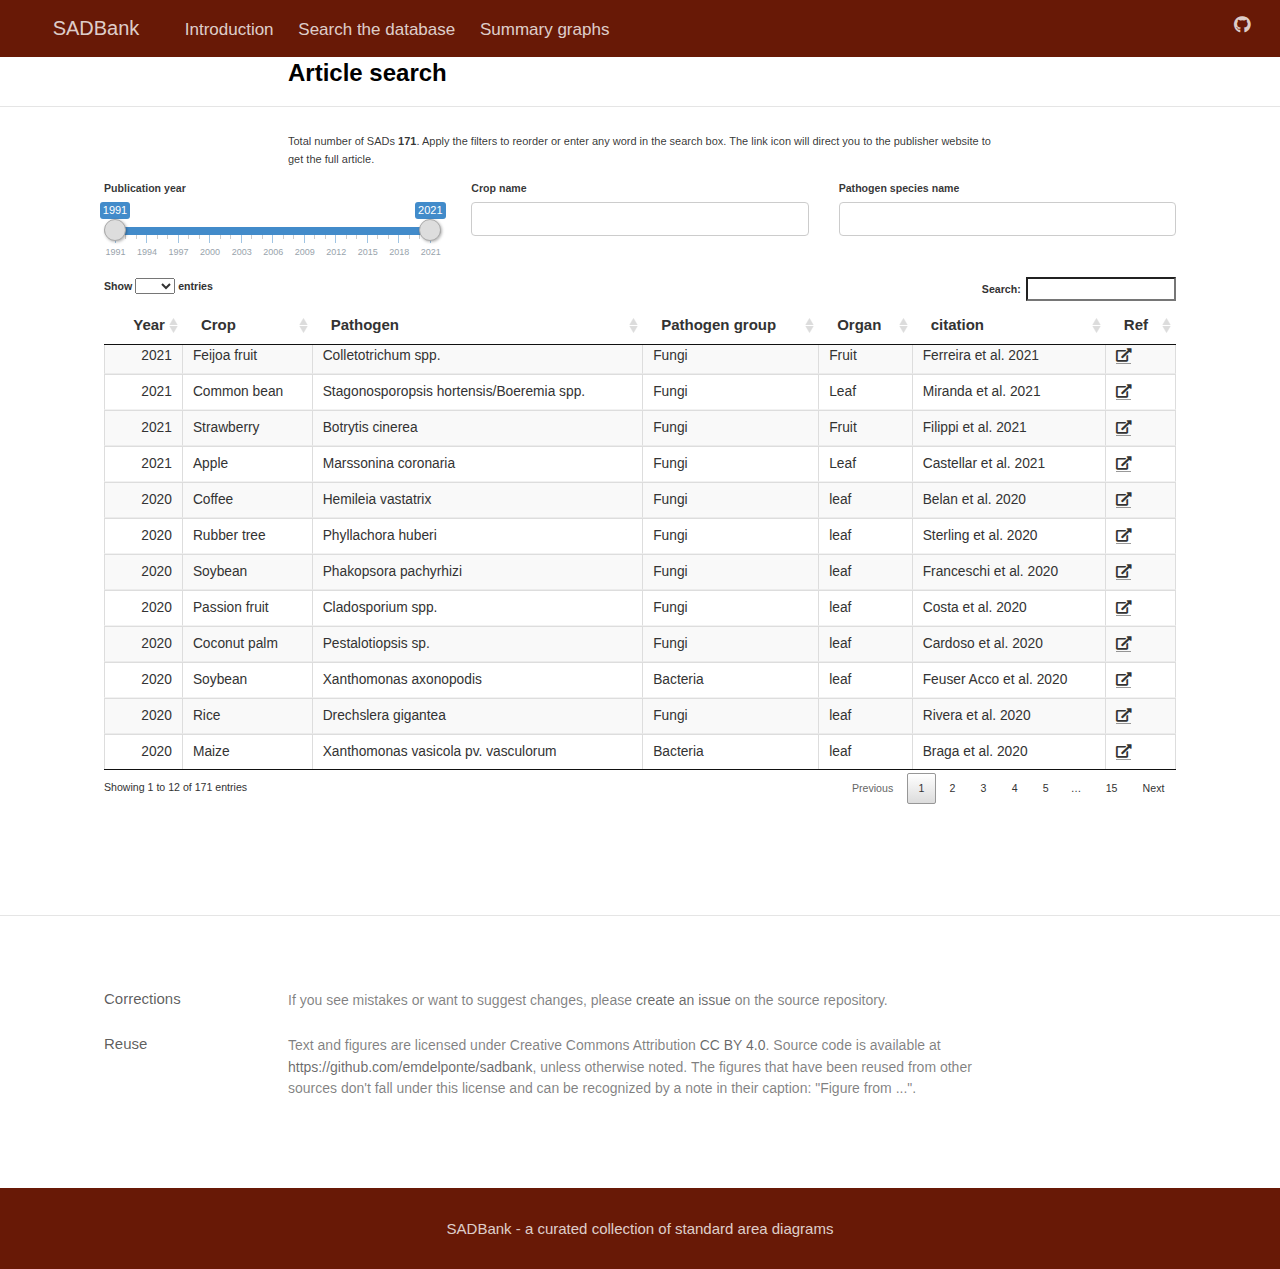
<file: docs/grid.html>
<!DOCTYPE html>

<html xmlns="http://www.w3.org/1999/xhtml" lang="" xml:lang="">

<head>
  <meta charset="utf-8"/>
  <meta name="viewport" content="width=device-width, initial-scale=1"/>
  <meta http-equiv="X-UA-Compatible" content="IE=Edge,chrome=1"/>
  <meta name="generator" content="distill" />

  <style type="text/css">
  /* Hide doc at startup (prevent jankiness while JS renders/transforms) */
  body {
    visibility: hidden;
  }
  </style>

 <!--radix_placeholder_import_source-->
 <!--/radix_placeholder_import_source-->

<style type="text/css">code{white-space: pre;}</style>
<style type="text/css" data-origin="pandoc">
pre > code.sourceCode { white-space: pre; position: relative; }
pre > code.sourceCode > span { display: inline-block; line-height: 1.25; }
pre > code.sourceCode > span:empty { height: 1.2em; }
code.sourceCode > span { color: inherit; text-decoration: inherit; }
div.sourceCode { margin: 1em 0; }
pre.sourceCode { margin: 0; }
@media screen {
div.sourceCode { overflow: auto; }
}
@media print {
pre > code.sourceCode { white-space: pre-wrap; }
pre > code.sourceCode > span { text-indent: -5em; padding-left: 5em; }
}
pre.numberSource code
  { counter-reset: source-line 0; }
pre.numberSource code > span
  { position: relative; left: -4em; counter-increment: source-line; }
pre.numberSource code > span > a:first-child::before
  { content: counter(source-line);
    position: relative; left: -1em; text-align: right; vertical-align: baseline;
    border: none; display: inline-block;
    -webkit-touch-callout: none; -webkit-user-select: none;
    -khtml-user-select: none; -moz-user-select: none;
    -ms-user-select: none; user-select: none;
    padding: 0 4px; width: 4em;
    color: #aaaaaa;
  }
pre.numberSource { margin-left: 3em; border-left: 1px solid #aaaaaa;  padding-left: 4px; }
div.sourceCode
  {   }
@media screen {
pre > code.sourceCode > span > a:first-child::before { text-decoration: underline; }
}
code span.al { color: #ad0000; } /* Alert */
code span.an { color: #5e5e5e; } /* Annotation */
code span.at { color: #20794d; } /* Attribute */
code span.bn { color: #ad0000; } /* BaseN */
code span.bu { } /* BuiltIn */
code span.cf { color: #007ba5; } /* ControlFlow */
code span.ch { color: #20794d; } /* Char */
code span.cn { color: #8f5902; } /* Constant */
code span.co { color: #5e5e5e; } /* Comment */
code span.cv { color: #5e5e5e; font-style: italic; } /* CommentVar */
code span.do { color: #5e5e5e; font-style: italic; } /* Documentation */
code span.dt { color: #ad0000; } /* DataType */
code span.dv { color: #ad0000; } /* DecVal */
code span.er { color: #ad0000; } /* Error */
code span.ex { } /* Extension */
code span.fl { color: #ad0000; } /* Float */
code span.fu { color: #4758ab; } /* Function */
code span.im { } /* Import */
code span.in { color: #5e5e5e; } /* Information */
code span.kw { color: #007ba5; } /* Keyword */
code span.op { color: #5e5e5e; } /* Operator */
code span.ot { color: #007ba5; } /* Other */
code span.pp { color: #ad0000; } /* Preprocessor */
code span.sc { color: #20794d; } /* SpecialChar */
code span.ss { color: #20794d; } /* SpecialString */
code span.st { color: #20794d; } /* String */
code span.va { color: #111111; } /* Variable */
code span.vs { color: #20794d; } /* VerbatimString */
code span.wa { color: #5e5e5e; font-style: italic; } /* Warning */
</style>

  <!--radix_placeholder_meta_tags-->
  <title>SADBank: Article search</title>


  <link rel="license" href="https://creativecommons.org/licenses/by/4.0/"/>


  <!--  https://developers.facebook.com/docs/sharing/webmasters#markup -->
  <meta property="og:title" content="SADBank: Article search"/>
  <meta property="og:type" content="article"/>
  <meta property="og:locale" content="en_US"/>
  <meta property="og:site_name" content="SADBank"/>

  <!--  https://dev.twitter.com/cards/types/summary -->
  <meta property="twitter:card" content="summary"/>
  <meta property="twitter:title" content="SADBank: Article search"/>

  <!--/radix_placeholder_meta_tags-->
  <!--radix_placeholder_rmarkdown_metadata-->

  <script type="text/json" id="radix-rmarkdown-metadata">
  {"type":"list","attributes":{"names":{"type":"character","attributes":{},"value":["title","output"]}},"value":[{"type":"character","attributes":{},"value":["Article search"]},{"type":"character","attributes":{},"value":["distill::distill_article"]}]}
  </script>
  <!--/radix_placeholder_rmarkdown_metadata-->
  <!--radix_placeholder_navigation_in_header-->
  <meta name="distill:offset" content=""/>

  <script type="application/javascript">

    window.headroom_prevent_pin = false;

    window.document.addEventListener("DOMContentLoaded", function (event) {

      // initialize headroom for banner
      var header = $('header').get(0);
      var headerHeight = header.offsetHeight;
      var headroom = new Headroom(header, {
        tolerance: 5,
        onPin : function() {
          if (window.headroom_prevent_pin) {
            window.headroom_prevent_pin = false;
            headroom.unpin();
          }
        }
      });
      headroom.init();
      if(window.location.hash)
        headroom.unpin();
      $(header).addClass('headroom--transition');

      // offset scroll location for banner on hash change
      // (see: https://github.com/WickyNilliams/headroom.js/issues/38)
      window.addEventListener("hashchange", function(event) {
        window.scrollTo(0, window.pageYOffset - (headerHeight + 25));
      });

      // responsive menu
      $('.distill-site-header').each(function(i, val) {
        var topnav = $(this);
        var toggle = topnav.find('.nav-toggle');
        toggle.on('click', function() {
          topnav.toggleClass('responsive');
        });
      });

      // nav dropdowns
      $('.nav-dropbtn').click(function(e) {
        $(this).next('.nav-dropdown-content').toggleClass('nav-dropdown-active');
        $(this).parent().siblings('.nav-dropdown')
           .children('.nav-dropdown-content').removeClass('nav-dropdown-active');
      });
      $("body").click(function(e){
        $('.nav-dropdown-content').removeClass('nav-dropdown-active');
      });
      $(".nav-dropdown").click(function(e){
        e.stopPropagation();
      });
    });
  </script>

  <style type="text/css">

  /* Theme (user-documented overrideables for nav appearance) */

  .distill-site-nav {
    color: rgba(255, 255, 255, 0.8);
    background-color: #0F2E3D;
    font-size: 15px;
    font-weight: 300;
  }

  .distill-site-nav a {
    color: inherit;
    text-decoration: none;
  }

  .distill-site-nav a:hover {
    color: white;
  }

  @media print {
    .distill-site-nav {
      display: none;
    }
  }

  .distill-site-header {

  }

  .distill-site-footer {

  }


  /* Site Header */

  .distill-site-header {
    width: 100%;
    box-sizing: border-box;
    z-index: 3;
  }

  .distill-site-header .nav-left {
    display: inline-block;
    margin-left: 8px;
  }

  @media screen and (max-width: 768px) {
    .distill-site-header .nav-left {
      margin-left: 0;
    }
  }


  .distill-site-header .nav-right {
    float: right;
    margin-right: 8px;
  }

  .distill-site-header a,
  .distill-site-header .title {
    display: inline-block;
    text-align: center;
    padding: 14px 10px 14px 10px;
  }

  .distill-site-header .title {
    font-size: 18px;
    min-width: 150px;
  }

  .distill-site-header .logo {
    padding: 0;
  }

  .distill-site-header .logo img {
    display: none;
    max-height: 20px;
    width: auto;
    margin-bottom: -4px;
  }

  .distill-site-header .nav-image img {
    max-height: 18px;
    width: auto;
    display: inline-block;
    margin-bottom: -3px;
  }



  @media screen and (min-width: 1000px) {
    .distill-site-header .logo img {
      display: inline-block;
    }
    .distill-site-header .nav-left {
      margin-left: 20px;
    }
    .distill-site-header .nav-right {
      margin-right: 20px;
    }
    .distill-site-header .title {
      padding-left: 12px;
    }
  }


  .distill-site-header .nav-toggle {
    display: none;
  }

  .nav-dropdown {
    display: inline-block;
    position: relative;
  }

  .nav-dropdown .nav-dropbtn {
    border: none;
    outline: none;
    color: rgba(255, 255, 255, 0.8);
    padding: 16px 10px;
    background-color: transparent;
    font-family: inherit;
    font-size: inherit;
    font-weight: inherit;
    margin: 0;
    margin-top: 1px;
    z-index: 2;
  }

  .nav-dropdown-content {
    display: none;
    position: absolute;
    background-color: white;
    min-width: 200px;
    border: 1px solid rgba(0,0,0,0.15);
    border-radius: 4px;
    box-shadow: 0px 8px 16px 0px rgba(0,0,0,0.1);
    z-index: 1;
    margin-top: 2px;
    white-space: nowrap;
    padding-top: 4px;
    padding-bottom: 4px;
  }

  .nav-dropdown-content hr {
    margin-top: 4px;
    margin-bottom: 4px;
    border: none;
    border-bottom: 1px solid rgba(0, 0, 0, 0.1);
  }

  .nav-dropdown-active {
    display: block;
  }

  .nav-dropdown-content a, .nav-dropdown-content .nav-dropdown-header {
    color: black;
    padding: 6px 24px;
    text-decoration: none;
    display: block;
    text-align: left;
  }

  .nav-dropdown-content .nav-dropdown-header {
    display: block;
    padding: 5px 24px;
    padding-bottom: 0;
    text-transform: uppercase;
    font-size: 14px;
    color: #999999;
    white-space: nowrap;
  }

  .nav-dropdown:hover .nav-dropbtn {
    color: white;
  }

  .nav-dropdown-content a:hover {
    background-color: #ddd;
    color: black;
  }

  .nav-right .nav-dropdown-content {
    margin-left: -45%;
    right: 0;
  }

  @media screen and (max-width: 768px) {
    .distill-site-header a, .distill-site-header .nav-dropdown  {display: none;}
    .distill-site-header a.nav-toggle {
      float: right;
      display: block;
    }
    .distill-site-header .title {
      margin-left: 0;
    }
    .distill-site-header .nav-right {
      margin-right: 0;
    }
    .distill-site-header {
      overflow: hidden;
    }
    .nav-right .nav-dropdown-content {
      margin-left: 0;
    }
  }


  @media screen and (max-width: 768px) {
    .distill-site-header.responsive {position: relative; min-height: 500px; }
    .distill-site-header.responsive a.nav-toggle {
      position: absolute;
      right: 0;
      top: 0;
    }
    .distill-site-header.responsive a,
    .distill-site-header.responsive .nav-dropdown {
      display: block;
      text-align: left;
    }
    .distill-site-header.responsive .nav-left,
    .distill-site-header.responsive .nav-right {
      width: 100%;
    }
    .distill-site-header.responsive .nav-dropdown {float: none;}
    .distill-site-header.responsive .nav-dropdown-content {position: relative;}
    .distill-site-header.responsive .nav-dropdown .nav-dropbtn {
      display: block;
      width: 100%;
      text-align: left;
    }
  }

  /* Site Footer */

  .distill-site-footer {
    width: 100%;
    overflow: hidden;
    box-sizing: border-box;
    z-index: 3;
    margin-top: 30px;
    padding-top: 30px;
    padding-bottom: 30px;
    text-align: center;
  }

  /* Headroom */

  d-title {
    padding-top: 6rem;
  }

  @media print {
    d-title {
      padding-top: 4rem;
    }
  }

  .headroom {
    z-index: 1000;
    position: fixed;
    top: 0;
    left: 0;
    right: 0;
  }

  .headroom--transition {
    transition: all .4s ease-in-out;
  }

  .headroom--unpinned {
    top: -100px;
  }

  .headroom--pinned {
    top: 0;
  }

  /* adjust viewport for navbar height */
  /* helps vertically center bootstrap (non-distill) content */
  .min-vh-100 {
    min-height: calc(100vh - 100px) !important;
  }

  </style>

  <script src="site_libs/jquery-1.11.3/jquery.min.js"></script>
  <link href="site_libs/font-awesome-5.1.0/css/all.css" rel="stylesheet"/>
  <link href="site_libs/font-awesome-5.1.0/css/v4-shims.css" rel="stylesheet"/>
  <script src="site_libs/headroom-0.9.4/headroom.min.js"></script>
  <script src="site_libs/autocomplete-0.37.1/autocomplete.min.js"></script>
  <script src="site_libs/fuse-6.4.1/fuse.min.js"></script>

  <script type="application/javascript">

  function getMeta(metaName) {
    var metas = document.getElementsByTagName('meta');
    for (let i = 0; i < metas.length; i++) {
      if (metas[i].getAttribute('name') === metaName) {
        return metas[i].getAttribute('content');
      }
    }
    return '';
  }

  function offsetURL(url) {
    var offset = getMeta('distill:offset');
    return offset ? offset + '/' + url : url;
  }

  function createFuseIndex() {

    // create fuse index
    var options = {
      keys: [
        { name: 'title', weight: 20 },
        { name: 'categories', weight: 15 },
        { name: 'description', weight: 10 },
        { name: 'contents', weight: 5 },
      ],
      ignoreLocation: true,
      threshold: 0
    };
    var fuse = new window.Fuse([], options);

    // fetch the main search.json
    return fetch(offsetURL('search.json'))
      .then(function(response) {
        if (response.status == 200) {
          return response.json().then(function(json) {
            // index main articles
            json.articles.forEach(function(article) {
              fuse.add(article);
            });
            // download collections and index their articles
            return Promise.all(json.collections.map(function(collection) {
              return fetch(offsetURL(collection)).then(function(response) {
                if (response.status === 200) {
                  return response.json().then(function(articles) {
                    articles.forEach(function(article) {
                      fuse.add(article);
                    });
                  })
                } else {
                  return Promise.reject(
                    new Error('Unexpected status from search index request: ' +
                              response.status)
                  );
                }
              });
            })).then(function() {
              return fuse;
            });
          });

        } else {
          return Promise.reject(
            new Error('Unexpected status from search index request: ' +
                        response.status)
          );
        }
      });
  }

  window.document.addEventListener("DOMContentLoaded", function (event) {

    // get search element (bail if we don't have one)
    var searchEl = window.document.getElementById('distill-search');
    if (!searchEl)
      return;

    createFuseIndex()
      .then(function(fuse) {

        // make search box visible
        searchEl.classList.remove('hidden');

        // initialize autocomplete
        var options = {
          autoselect: true,
          hint: false,
          minLength: 2,
        };
        window.autocomplete(searchEl, options, [{
          source: function(query, callback) {
            const searchOptions = {
              isCaseSensitive: false,
              shouldSort: true,
              minMatchCharLength: 2,
              limit: 10,
            };
            var results = fuse.search(query, searchOptions);
            callback(results
              .map(function(result) { return result.item; })
            );
          },
          templates: {
            suggestion: function(suggestion) {
              var img = suggestion.preview && Object.keys(suggestion.preview).length > 0
                ? `<img src="${offsetURL(suggestion.preview)}"</img>`
                : '';
              var html = `
                <div class="search-item">
                  <h3>${suggestion.title}</h3>
                  <div class="search-item-description">
                    ${suggestion.description || ''}
                  </div>
                  <div class="search-item-preview">
                    ${img}
                  </div>
                </div>
              `;
              return html;
            }
          }
        }]).on('autocomplete:selected', function(event, suggestion) {
          window.location.href = offsetURL(suggestion.path);
        });
        // remove inline display style on autocompleter (we want to
        // manage responsive display via css)
        $('.algolia-autocomplete').css("display", "");
      })
      .catch(function(error) {
        console.log(error);
      });

  });

  </script>

  <style type="text/css">

  .nav-search {
    font-size: x-small;
  }

  /* Algolioa Autocomplete */

  .algolia-autocomplete {
    display: inline-block;
    margin-left: 10px;
    vertical-align: sub;
    background-color: white;
    color: black;
    padding: 6px;
    padding-top: 8px;
    padding-bottom: 0;
    border-radius: 6px;
    border: 1px #0F2E3D solid;
    width: 180px;
  }


  @media screen and (max-width: 768px) {
    .distill-site-nav .algolia-autocomplete {
      display: none;
      visibility: hidden;
    }
    .distill-site-nav.responsive .algolia-autocomplete {
      display: inline-block;
      visibility: visible;
    }
    .distill-site-nav.responsive .algolia-autocomplete .aa-dropdown-menu {
      margin-left: 0;
      width: 400px;
      max-height: 400px;
    }
  }

  .algolia-autocomplete .aa-input, .algolia-autocomplete .aa-hint {
    width: 90%;
    outline: none;
    border: none;
  }

  .algolia-autocomplete .aa-hint {
    color: #999;
  }
  .algolia-autocomplete .aa-dropdown-menu {
    width: 550px;
    max-height: 70vh;
    overflow-x: visible;
    overflow-y: scroll;
    padding: 5px;
    margin-top: 3px;
    margin-left: -150px;
    background-color: #fff;
    border-radius: 5px;
    border: 1px solid #999;
    border-top: none;
  }

  .algolia-autocomplete .aa-dropdown-menu .aa-suggestion {
    cursor: pointer;
    padding: 5px 4px;
    border-bottom: 1px solid #eee;
  }

  .algolia-autocomplete .aa-dropdown-menu .aa-suggestion:last-of-type {
    border-bottom: none;
    margin-bottom: 2px;
  }

  .algolia-autocomplete .aa-dropdown-menu .aa-suggestion .search-item {
    overflow: hidden;
    font-size: 0.8em;
    line-height: 1.4em;
  }

  .algolia-autocomplete .aa-dropdown-menu .aa-suggestion .search-item h3 {
    font-size: 1rem;
    margin-block-start: 0;
    margin-block-end: 5px;
  }

  .algolia-autocomplete .aa-dropdown-menu .aa-suggestion .search-item-description {
    display: inline-block;
    overflow: hidden;
    height: 2.8em;
    width: 80%;
    margin-right: 4%;
  }

  .algolia-autocomplete .aa-dropdown-menu .aa-suggestion .search-item-preview {
    display: inline-block;
    width: 15%;
  }

  .algolia-autocomplete .aa-dropdown-menu .aa-suggestion .search-item-preview img {
    height: 3em;
    width: auto;
    display: none;
  }

  .algolia-autocomplete .aa-dropdown-menu .aa-suggestion .search-item-preview img[src] {
    display: initial;
  }

  .algolia-autocomplete .aa-dropdown-menu .aa-suggestion.aa-cursor {
    background-color: #eee;
  }
  .algolia-autocomplete .aa-dropdown-menu .aa-suggestion em {
    font-weight: bold;
    font-style: normal;
  }

  </style>


  <!--/radix_placeholder_navigation_in_header-->
  <!--radix_placeholder_distill-->

  <style type="text/css">

  body {
    background-color: white;
  }

  .pandoc-table {
    width: 100%;
  }

  .pandoc-table>caption {
    margin-bottom: 10px;
  }

  .pandoc-table th:not([align]) {
    text-align: left;
  }

  .pagedtable-footer {
    font-size: 15px;
  }

  d-byline .byline {
    grid-template-columns: 2fr 2fr;
  }

  d-byline .byline h3 {
    margin-block-start: 1.5em;
  }

  d-byline .byline .authors-affiliations h3 {
    margin-block-start: 0.5em;
  }

  .authors-affiliations .orcid-id {
    width: 16px;
    height:16px;
    margin-left: 4px;
    margin-right: 4px;
    vertical-align: middle;
    padding-bottom: 2px;
  }

  d-title .dt-tags {
    margin-top: 1em;
    grid-column: text;
  }

  .dt-tags .dt-tag {
    text-decoration: none;
    display: inline-block;
    color: rgba(0,0,0,0.6);
    padding: 0em 0.4em;
    margin-right: 0.5em;
    margin-bottom: 0.4em;
    font-size: 70%;
    border: 1px solid rgba(0,0,0,0.2);
    border-radius: 3px;
    text-transform: uppercase;
    font-weight: 500;
  }

  d-article table.gt_table td,
  d-article table.gt_table th {
    border-bottom: none;
  }

  .html-widget {
    margin-bottom: 2.0em;
  }

  .l-screen-inset {
    padding-right: 16px;
  }

  .l-screen .caption {
    margin-left: 10px;
  }

  .shaded {
    background: rgb(247, 247, 247);
    padding-top: 20px;
    padding-bottom: 20px;
    border-top: 1px solid rgba(0, 0, 0, 0.1);
    border-bottom: 1px solid rgba(0, 0, 0, 0.1);
  }

  .shaded .html-widget {
    margin-bottom: 0;
    border: 1px solid rgba(0, 0, 0, 0.1);
  }

  .shaded .shaded-content {
    background: white;
  }

  .text-output {
    margin-top: 0;
    line-height: 1.5em;
  }

  .hidden {
    display: none !important;
  }

  d-article {
    padding-top: 2.5rem;
    padding-bottom: 30px;
  }

  d-appendix {
    padding-top: 30px;
  }

  d-article>p>img {
    width: 100%;
  }

  d-article h2 {
    margin: 1rem 0 1.5rem 0;
  }

  d-article h3 {
    margin-top: 1.5rem;
  }

  d-article iframe {
    border: 1px solid rgba(0, 0, 0, 0.1);
    margin-bottom: 2.0em;
    width: 100%;
  }

  /* Tweak code blocks */

  d-article div.sourceCode code,
  d-article pre code {
    font-family: Consolas, Monaco, 'Andale Mono', 'Ubuntu Mono', monospace;
  }

  d-article pre,
  d-article div.sourceCode,
  d-article div.sourceCode pre {
    overflow: auto;
  }

  d-article div.sourceCode {
    background-color: white;
  }

  d-article div.sourceCode pre {
    padding-left: 10px;
    font-size: 12px;
    border-left: 2px solid rgba(0,0,0,0.1);
  }

  d-article pre {
    font-size: 12px;
    color: black;
    background: none;
    margin-top: 0;
    text-align: left;
    white-space: pre;
    word-spacing: normal;
    word-break: normal;
    word-wrap: normal;
    line-height: 1.5;

    -moz-tab-size: 4;
    -o-tab-size: 4;
    tab-size: 4;

    -webkit-hyphens: none;
    -moz-hyphens: none;
    -ms-hyphens: none;
    hyphens: none;
  }

  d-article pre a {
    border-bottom: none;
  }

  d-article pre a:hover {
    border-bottom: none;
    text-decoration: underline;
  }

  d-article details {
    grid-column: text;
    margin-bottom: 0.8em;
  }

  @media(min-width: 768px) {

  d-article pre,
  d-article div.sourceCode,
  d-article div.sourceCode pre {
    overflow: visible !important;
  }

  d-article div.sourceCode pre {
    padding-left: 18px;
    font-size: 14px;
  }

  d-article pre {
    font-size: 14px;
  }

  }

  figure img.external {
    background: white;
    border: 1px solid rgba(0, 0, 0, 0.1);
    box-shadow: 0 1px 8px rgba(0, 0, 0, 0.1);
    padding: 18px;
    box-sizing: border-box;
  }

  /* CSS for d-contents */

  .d-contents {
    grid-column: text;
    color: rgba(0,0,0,0.8);
    font-size: 0.9em;
    padding-bottom: 1em;
    margin-bottom: 1em;
    padding-bottom: 0.5em;
    margin-bottom: 1em;
    padding-left: 0.25em;
    justify-self: start;
  }

  @media(min-width: 1000px) {
    .d-contents.d-contents-float {
      height: 0;
      grid-column-start: 1;
      grid-column-end: 4;
      justify-self: center;
      padding-right: 3em;
      padding-left: 2em;
    }
  }

  .d-contents nav h3 {
    font-size: 18px;
    margin-top: 0;
    margin-bottom: 1em;
  }

  .d-contents li {
    list-style-type: none
  }

  .d-contents nav > ul {
    padding-left: 0;
  }

  .d-contents ul {
    padding-left: 1em
  }

  .d-contents nav ul li {
    margin-top: 0.6em;
    margin-bottom: 0.2em;
  }

  .d-contents nav a {
    font-size: 13px;
    border-bottom: none;
    text-decoration: none
    color: rgba(0, 0, 0, 0.8);
  }

  .d-contents nav a:hover {
    text-decoration: underline solid rgba(0, 0, 0, 0.6)
  }

  .d-contents nav > ul > li > a {
    font-weight: 600;
  }

  .d-contents nav > ul > li > ul {
    font-weight: inherit;
  }

  .d-contents nav > ul > li > ul > li {
    margin-top: 0.2em;
  }


  .d-contents nav ul {
    margin-top: 0;
    margin-bottom: 0.25em;
  }

  .d-article-with-toc h2:nth-child(2) {
    margin-top: 0;
  }


  /* Figure */

  .figure {
    position: relative;
    margin-bottom: 2.5em;
    margin-top: 1.5em;
  }

  .figure img {
    width: 100%;
  }

  .figure .caption {
    color: rgba(0, 0, 0, 0.6);
    font-size: 12px;
    line-height: 1.5em;
  }

  .figure img.external {
    background: white;
    border: 1px solid rgba(0, 0, 0, 0.1);
    box-shadow: 0 1px 8px rgba(0, 0, 0, 0.1);
    padding: 18px;
    box-sizing: border-box;
  }

  .figure .caption a {
    color: rgba(0, 0, 0, 0.6);
  }

  .figure .caption b,
  .figure .caption strong, {
    font-weight: 600;
    color: rgba(0, 0, 0, 1.0);
  }

  /* Citations */

  d-article .citation {
    color: inherit;
    cursor: inherit;
  }

  div.hanging-indent{
    margin-left: 1em; text-indent: -1em;
  }

  /* Citation hover box */

  .tippy-box[data-theme~=light-border] {
    background-color: rgba(250, 250, 250, 0.95);
  }

  .tippy-content > p {
    margin-bottom: 0;
    padding: 2px;
  }


  /* Tweak 1000px media break to show more text */

  @media(min-width: 1000px) {
    .base-grid,
    distill-header,
    d-title,
    d-abstract,
    d-article,
    d-appendix,
    distill-appendix,
    d-byline,
    d-footnote-list,
    d-citation-list,
    distill-footer {
      grid-template-columns: [screen-start] 1fr [page-start kicker-start] 80px [middle-start] 50px [text-start kicker-end] 65px 65px 65px 65px 65px 65px 65px 65px [text-end gutter-start] 65px [middle-end] 65px [page-end gutter-end] 1fr [screen-end];
      grid-column-gap: 16px;
    }

    .grid {
      grid-column-gap: 16px;
    }

    d-article {
      font-size: 1.06rem;
      line-height: 1.7em;
    }
    figure .caption, .figure .caption, figure figcaption {
      font-size: 13px;
    }
  }

  @media(min-width: 1180px) {
    .base-grid,
    distill-header,
    d-title,
    d-abstract,
    d-article,
    d-appendix,
    distill-appendix,
    d-byline,
    d-footnote-list,
    d-citation-list,
    distill-footer {
      grid-template-columns: [screen-start] 1fr [page-start kicker-start] 60px [middle-start] 60px [text-start kicker-end] 60px 60px 60px 60px 60px 60px 60px 60px [text-end gutter-start] 60px [middle-end] 60px [page-end gutter-end] 1fr [screen-end];
      grid-column-gap: 32px;
    }

    .grid {
      grid-column-gap: 32px;
    }
  }


  /* Get the citation styles for the appendix (not auto-injected on render since
     we do our own rendering of the citation appendix) */

  d-appendix .citation-appendix,
  .d-appendix .citation-appendix {
    font-size: 11px;
    line-height: 15px;
    border-left: 1px solid rgba(0, 0, 0, 0.1);
    padding-left: 18px;
    border: 1px solid rgba(0,0,0,0.1);
    background: rgba(0, 0, 0, 0.02);
    padding: 10px 18px;
    border-radius: 3px;
    color: rgba(150, 150, 150, 1);
    overflow: hidden;
    margin-top: -12px;
    white-space: pre-wrap;
    word-wrap: break-word;
  }

  /* Include appendix styles here so they can be overridden */

  d-appendix {
    contain: layout style;
    font-size: 0.8em;
    line-height: 1.7em;
    margin-top: 60px;
    margin-bottom: 0;
    border-top: 1px solid rgba(0, 0, 0, 0.1);
    color: rgba(0,0,0,0.5);
    padding-top: 60px;
    padding-bottom: 48px;
  }

  d-appendix h3 {
    grid-column: page-start / text-start;
    font-size: 15px;
    font-weight: 500;
    margin-top: 1em;
    margin-bottom: 0;
    color: rgba(0,0,0,0.65);
  }

  d-appendix h3 + * {
    margin-top: 1em;
  }

  d-appendix ol {
    padding: 0 0 0 15px;
  }

  @media (min-width: 768px) {
    d-appendix ol {
      padding: 0 0 0 30px;
      margin-left: -30px;
    }
  }

  d-appendix li {
    margin-bottom: 1em;
  }

  d-appendix a {
    color: rgba(0, 0, 0, 0.6);
  }

  d-appendix > * {
    grid-column: text;
  }

  d-appendix > d-footnote-list,
  d-appendix > d-citation-list,
  d-appendix > distill-appendix {
    grid-column: screen;
  }

  /* Include footnote styles here so they can be overridden */

  d-footnote-list {
    contain: layout style;
  }

  d-footnote-list > * {
    grid-column: text;
  }

  d-footnote-list a.footnote-backlink {
    color: rgba(0,0,0,0.3);
    padding-left: 0.5em;
  }



  /* Anchor.js */

  .anchorjs-link {
    /*transition: all .25s linear; */
    text-decoration: none;
    border-bottom: none;
  }
  *:hover > .anchorjs-link {
    margin-left: -1.125em !important;
    text-decoration: none;
    border-bottom: none;
  }

  /* Social footer */

  .social_footer {
    margin-top: 30px;
    margin-bottom: 0;
    color: rgba(0,0,0,0.67);
  }

  .disqus-comments {
    margin-right: 30px;
  }

  .disqus-comment-count {
    border-bottom: 1px solid rgba(0, 0, 0, 0.4);
    cursor: pointer;
  }

  #disqus_thread {
    margin-top: 30px;
  }

  .article-sharing a {
    border-bottom: none;
    margin-right: 8px;
  }

  .article-sharing a:hover {
    border-bottom: none;
  }

  .sidebar-section.subscribe {
    font-size: 12px;
    line-height: 1.6em;
  }

  .subscribe p {
    margin-bottom: 0.5em;
  }


  .article-footer .subscribe {
    font-size: 15px;
    margin-top: 45px;
  }


  .sidebar-section.custom {
    font-size: 12px;
    line-height: 1.6em;
  }

  .custom p {
    margin-bottom: 0.5em;
  }

  /* Styles for listing layout (hide title) */
  .layout-listing d-title, .layout-listing .d-title {
    display: none;
  }

  /* Styles for posts lists (not auto-injected) */


  .posts-with-sidebar {
    padding-left: 45px;
    padding-right: 45px;
  }

  .posts-list .description h2,
  .posts-list .description p {
    font-family: -apple-system, BlinkMacSystemFont, "Segoe UI", Roboto, Oxygen, Ubuntu, Cantarell, "Fira Sans", "Droid Sans", "Helvetica Neue", Arial, sans-serif;
  }

  .posts-list .description h2 {
    font-weight: 700;
    border-bottom: none;
    padding-bottom: 0;
  }

  .posts-list h2.post-tag {
    border-bottom: 1px solid rgba(0, 0, 0, 0.2);
    padding-bottom: 12px;
  }
  .posts-list {
    margin-top: 60px;
    margin-bottom: 24px;
  }

  .posts-list .post-preview {
    text-decoration: none;
    overflow: hidden;
    display: block;
    border-bottom: 1px solid rgba(0, 0, 0, 0.1);
    padding: 24px 0;
  }

  .post-preview-last {
    border-bottom: none !important;
  }

  .posts-list .posts-list-caption {
    grid-column: screen;
    font-weight: 400;
  }

  .posts-list .post-preview h2 {
    margin: 0 0 6px 0;
    line-height: 1.2em;
    font-style: normal;
    font-size: 24px;
  }

  .posts-list .post-preview p {
    margin: 0 0 12px 0;
    line-height: 1.4em;
    font-size: 16px;
  }

  .posts-list .post-preview .thumbnail {
    box-sizing: border-box;
    margin-bottom: 24px;
    position: relative;
    max-width: 500px;
  }
  .posts-list .post-preview img {
    width: 100%;
    display: block;
  }

  .posts-list .metadata {
    font-size: 12px;
    line-height: 1.4em;
    margin-bottom: 18px;
  }

  .posts-list .metadata > * {
    display: inline-block;
  }

  .posts-list .metadata .publishedDate {
    margin-right: 2em;
  }

  .posts-list .metadata .dt-authors {
    display: block;
    margin-top: 0.3em;
    margin-right: 2em;
  }

  .posts-list .dt-tags {
    display: block;
    line-height: 1em;
  }

  .posts-list .dt-tags .dt-tag {
    display: inline-block;
    color: rgba(0,0,0,0.6);
    padding: 0.3em 0.4em;
    margin-right: 0.2em;
    margin-bottom: 0.4em;
    font-size: 60%;
    border: 1px solid rgba(0,0,0,0.2);
    border-radius: 3px;
    text-transform: uppercase;
    font-weight: 500;
  }

  .posts-list img {
    opacity: 1;
  }

  .posts-list img[data-src] {
    opacity: 0;
  }

  .posts-more {
    clear: both;
  }


  .posts-sidebar {
    font-size: 16px;
  }

  .posts-sidebar h3 {
    font-size: 16px;
    margin-top: 0;
    margin-bottom: 0.5em;
    font-weight: 400;
    text-transform: uppercase;
  }

  .sidebar-section {
    margin-bottom: 30px;
  }

  .categories ul {
    list-style-type: none;
    margin: 0;
    padding: 0;
  }

  .categories li {
    color: rgba(0, 0, 0, 0.8);
    margin-bottom: 0;
  }

  .categories li>a {
    border-bottom: none;
  }

  .categories li>a:hover {
    border-bottom: 1px solid rgba(0, 0, 0, 0.4);
  }

  .categories .active {
    font-weight: 600;
  }

  .categories .category-count {
    color: rgba(0, 0, 0, 0.4);
  }


  @media(min-width: 768px) {
    .posts-list .post-preview h2 {
      font-size: 26px;
    }
    .posts-list .post-preview .thumbnail {
      float: right;
      width: 30%;
      margin-bottom: 0;
    }
    .posts-list .post-preview .description {
      float: left;
      width: 45%;
    }
    .posts-list .post-preview .metadata {
      float: left;
      width: 20%;
      margin-top: 8px;
    }
    .posts-list .post-preview p {
      margin: 0 0 12px 0;
      line-height: 1.5em;
      font-size: 16px;
    }
    .posts-with-sidebar .posts-list {
      float: left;
      width: 75%;
    }
    .posts-with-sidebar .posts-sidebar {
      float: right;
      width: 20%;
      margin-top: 60px;
      padding-top: 24px;
      padding-bottom: 24px;
    }
  }


  /* Improve display for browsers without grid (IE/Edge <= 15) */

  .downlevel {
    line-height: 1.6em;
    font-family: -apple-system, BlinkMacSystemFont, "Segoe UI", Roboto, Oxygen, Ubuntu, Cantarell, "Fira Sans", "Droid Sans", "Helvetica Neue", Arial, sans-serif;
    margin: 0;
  }

  .downlevel .d-title {
    padding-top: 6rem;
    padding-bottom: 1.5rem;
  }

  .downlevel .d-title h1 {
    font-size: 50px;
    font-weight: 700;
    line-height: 1.1em;
    margin: 0 0 0.5rem;
  }

  .downlevel .d-title p {
    font-weight: 300;
    font-size: 1.2rem;
    line-height: 1.55em;
    margin-top: 0;
  }

  .downlevel .d-byline {
    padding-top: 0.8em;
    padding-bottom: 0.8em;
    font-size: 0.8rem;
    line-height: 1.8em;
  }

  .downlevel .section-separator {
    border: none;
    border-top: 1px solid rgba(0, 0, 0, 0.1);
  }

  .downlevel .d-article {
    font-size: 1.06rem;
    line-height: 1.7em;
    padding-top: 1rem;
    padding-bottom: 2rem;
  }


  .downlevel .d-appendix {
    padding-left: 0;
    padding-right: 0;
    max-width: none;
    font-size: 0.8em;
    line-height: 1.7em;
    margin-bottom: 0;
    color: rgba(0,0,0,0.5);
    padding-top: 40px;
    padding-bottom: 48px;
  }

  .downlevel .footnotes ol {
    padding-left: 13px;
  }

  .downlevel .base-grid,
  .downlevel .distill-header,
  .downlevel .d-title,
  .downlevel .d-abstract,
  .downlevel .d-article,
  .downlevel .d-appendix,
  .downlevel .distill-appendix,
  .downlevel .d-byline,
  .downlevel .d-footnote-list,
  .downlevel .d-citation-list,
  .downlevel .distill-footer,
  .downlevel .appendix-bottom,
  .downlevel .posts-container {
    padding-left: 40px;
    padding-right: 40px;
  }

  @media(min-width: 768px) {
    .downlevel .base-grid,
    .downlevel .distill-header,
    .downlevel .d-title,
    .downlevel .d-abstract,
    .downlevel .d-article,
    .downlevel .d-appendix,
    .downlevel .distill-appendix,
    .downlevel .d-byline,
    .downlevel .d-footnote-list,
    .downlevel .d-citation-list,
    .downlevel .distill-footer,
    .downlevel .appendix-bottom,
    .downlevel .posts-container {
    padding-left: 150px;
    padding-right: 150px;
    max-width: 900px;
  }
  }

  .downlevel pre code {
    display: block;
    border-left: 2px solid rgba(0, 0, 0, .1);
    padding: 0 0 0 20px;
    font-size: 14px;
  }

  .downlevel code, .downlevel pre {
    color: black;
    background: none;
    font-family: Consolas, Monaco, 'Andale Mono', 'Ubuntu Mono', monospace;
    text-align: left;
    white-space: pre;
    word-spacing: normal;
    word-break: normal;
    word-wrap: normal;
    line-height: 1.5;

    -moz-tab-size: 4;
    -o-tab-size: 4;
    tab-size: 4;

    -webkit-hyphens: none;
    -moz-hyphens: none;
    -ms-hyphens: none;
    hyphens: none;
  }

  .downlevel .posts-list .post-preview {
    color: inherit;
  }



  </style>

  <script type="application/javascript">

  function is_downlevel_browser() {
    if (bowser.isUnsupportedBrowser({ msie: "12", msedge: "16"},
                                   window.navigator.userAgent)) {
      return true;
    } else {
      return window.load_distill_framework === undefined;
    }
  }

  // show body when load is complete
  function on_load_complete() {

    // add anchors
    if (window.anchors) {
      window.anchors.options.placement = 'left';
      window.anchors.add('d-article > h2, d-article > h3, d-article > h4, d-article > h5');
    }


    // set body to visible
    document.body.style.visibility = 'visible';

    // force redraw for leaflet widgets
    if (window.HTMLWidgets) {
      var maps = window.HTMLWidgets.findAll(".leaflet");
      $.each(maps, function(i, el) {
        var map = this.getMap();
        map.invalidateSize();
        map.eachLayer(function(layer) {
          if (layer instanceof L.TileLayer)
            layer.redraw();
        });
      });
    }

    // trigger 'shown' so htmlwidgets resize
    $('d-article').trigger('shown');
  }

  function init_distill() {

    init_common();

    // create front matter
    var front_matter = $('<d-front-matter></d-front-matter>');
    $('#distill-front-matter').wrap(front_matter);

    // create d-title
    $('.d-title').changeElementType('d-title');

    // create d-byline
    var byline = $('<d-byline></d-byline>');
    $('.d-byline').replaceWith(byline);

    // create d-article
    var article = $('<d-article></d-article>');
    $('.d-article').wrap(article).children().unwrap();

    // move posts container into article
    $('.posts-container').appendTo($('d-article'));

    // create d-appendix
    $('.d-appendix').changeElementType('d-appendix');

    // flag indicating that we have appendix items
    var appendix = $('.appendix-bottom').children('h3').length > 0;

    // replace footnotes with <d-footnote>
    $('.footnote-ref').each(function(i, val) {
      appendix = true;
      var href = $(this).attr('href');
      var id = href.replace('#', '');
      var fn = $('#' + id);
      var fn_p = $('#' + id + '>p');
      fn_p.find('.footnote-back').remove();
      var text = fn_p.html();
      var dtfn = $('<d-footnote></d-footnote>');
      dtfn.html(text);
      $(this).replaceWith(dtfn);
    });
    // remove footnotes
    $('.footnotes').remove();

    // move refs into #references-listing
    $('#references-listing').replaceWith($('#refs'));

    $('h1.appendix, h2.appendix').each(function(i, val) {
      $(this).changeElementType('h3');
    });
    $('h3.appendix').each(function(i, val) {
      var id = $(this).attr('id');
      $('.d-contents a[href="#' + id + '"]').parent().remove();
      appendix = true;
      $(this).nextUntil($('h1, h2, h3')).addBack().appendTo($('d-appendix'));
    });

    // show d-appendix if we have appendix content
    $("d-appendix").css('display', appendix ? 'grid' : 'none');

    // localize layout chunks to just output
    $('.layout-chunk').each(function(i, val) {

      // capture layout
      var layout = $(this).attr('data-layout');

      // apply layout to markdown level block elements
      var elements = $(this).children().not('details, div.sourceCode, pre, script');
      elements.each(function(i, el) {
        var layout_div = $('<div class="' + layout + '"></div>');
        if (layout_div.hasClass('shaded')) {
          var shaded_content = $('<div class="shaded-content"></div>');
          $(this).wrap(shaded_content);
          $(this).parent().wrap(layout_div);
        } else {
          $(this).wrap(layout_div);
        }
      });


      // unwrap the layout-chunk div
      $(this).children().unwrap();
    });

    // remove code block used to force  highlighting css
    $('.distill-force-highlighting-css').parent().remove();

    // remove empty line numbers inserted by pandoc when using a
    // custom syntax highlighting theme
    $('code.sourceCode a:empty').remove();

    // load distill framework
    load_distill_framework();

    // wait for window.distillRunlevel == 4 to do post processing
    function distill_post_process() {

      if (!window.distillRunlevel || window.distillRunlevel < 4)
        return;

      // hide author/affiliations entirely if we have no authors
      var front_matter = JSON.parse($("#distill-front-matter").html());
      var have_authors = front_matter.authors && front_matter.authors.length > 0;
      if (!have_authors)
        $('d-byline').addClass('hidden');

      // article with toc class
      $('.d-contents').parent().addClass('d-article-with-toc');

      // strip links that point to #
      $('.authors-affiliations').find('a[href="#"]').removeAttr('href');

      // add orcid ids
      $('.authors-affiliations').find('.author').each(function(i, el) {
        var orcid_id = front_matter.authors[i].orcidID;
        if (orcid_id) {
          var a = $('<a></a>');
          a.attr('href', 'https://orcid.org/' + orcid_id);
          var img = $('<img></img>');
          img.addClass('orcid-id');
          img.attr('alt', 'ORCID ID');
          img.attr('src','[data-uri]');
          a.append(img);
          $(this).append(a);
        }
      });

      // hide elements of author/affiliations grid that have no value
      function hide_byline_column(caption) {
        $('d-byline').find('h3:contains("' + caption + '")').parent().css('visibility', 'hidden');
      }

      // affiliations
      var have_affiliations = false;
      for (var i = 0; i<front_matter.authors.length; ++i) {
        var author = front_matter.authors[i];
        if (author.affiliation !== "&nbsp;") {
          have_affiliations = true;
          break;
        }
      }
      if (!have_affiliations)
        $('d-byline').find('h3:contains("Affiliations")').css('visibility', 'hidden');

      // published date
      if (!front_matter.publishedDate)
        hide_byline_column("Published");

      // document object identifier
      var doi = $('d-byline').find('h3:contains("DOI")');
      var doi_p = doi.next().empty();
      if (!front_matter.doi) {
        // if we have a citation and valid citationText then link to that
        if ($('#citation').length > 0 && front_matter.citationText) {
          doi.html('Citation');
          $('<a href="#citation"></a>')
            .text(front_matter.citationText)
            .appendTo(doi_p);
        } else {
          hide_byline_column("DOI");
        }
      } else {
        $('<a></a>')
           .attr('href', "https://doi.org/" + front_matter.doi)
           .html(front_matter.doi)
           .appendTo(doi_p);
      }

       // change plural form of authors/affiliations
      if (front_matter.authors.length === 1) {
        var grid = $('.authors-affiliations');
        grid.children('h3:contains("Authors")').text('Author');
        grid.children('h3:contains("Affiliations")').text('Affiliation');
      }

      // remove d-appendix and d-footnote-list local styles
      $('d-appendix > style:first-child').remove();
      $('d-footnote-list > style:first-child').remove();

      // move appendix-bottom entries to the bottom
      $('.appendix-bottom').appendTo('d-appendix').children().unwrap();
      $('.appendix-bottom').remove();

      // hoverable references
      $('span.citation[data-cites]').each(function() {
        var refHtml = $('#ref-' + $(this).attr('data-cites')).html();
        window.tippy(this, {
          allowHTML: true,
          content: refHtml,
          maxWidth: 500,
          interactive: true,
          interactiveBorder: 10,
          theme: 'light-border',
          placement: 'bottom-start'
        });
      });

      // clear polling timer
      clearInterval(tid);

      // show body now that everything is ready
      on_load_complete();
    }

    var tid = setInterval(distill_post_process, 50);
    distill_post_process();

  }

  function init_downlevel() {

    init_common();

     // insert hr after d-title
    $('.d-title').after($('<hr class="section-separator"/>'));

    // check if we have authors
    var front_matter = JSON.parse($("#distill-front-matter").html());
    var have_authors = front_matter.authors && front_matter.authors.length > 0;

    // manage byline/border
    if (!have_authors)
      $('.d-byline').remove();
    $('.d-byline').after($('<hr class="section-separator"/>'));
    $('.d-byline a').remove();

    // remove toc
    $('.d-contents').remove();

    // move appendix elements
    $('h1.appendix, h2.appendix').each(function(i, val) {
      $(this).changeElementType('h3');
    });
    $('h3.appendix').each(function(i, val) {
      $(this).nextUntil($('h1, h2, h3')).addBack().appendTo($('.d-appendix'));
    });


    // inject headers into references and footnotes
    var refs_header = $('<h3></h3>');
    refs_header.text('References');
    $('#refs').prepend(refs_header);

    var footnotes_header = $('<h3></h3');
    footnotes_header.text('Footnotes');
    $('.footnotes').children('hr').first().replaceWith(footnotes_header);

    // move appendix-bottom entries to the bottom
    $('.appendix-bottom').appendTo('.d-appendix').children().unwrap();
    $('.appendix-bottom').remove();

    // remove appendix if it's empty
    if ($('.d-appendix').children().length === 0)
      $('.d-appendix').remove();

    // prepend separator above appendix
    $('.d-appendix').before($('<hr class="section-separator" style="clear: both"/>'));

    // trim code
    $('pre>code').each(function(i, val) {
      $(this).html($.trim($(this).html()));
    });

    // move posts-container right before article
    $('.posts-container').insertBefore($('.d-article'));

    $('body').addClass('downlevel');

    on_load_complete();
  }


  function init_common() {

    // jquery plugin to change element types
    (function($) {
      $.fn.changeElementType = function(newType) {
        var attrs = {};

        $.each(this[0].attributes, function(idx, attr) {
          attrs[attr.nodeName] = attr.nodeValue;
        });

        this.replaceWith(function() {
          return $("<" + newType + "/>", attrs).append($(this).contents());
        });
      };
    })(jQuery);

    // prevent underline for linked images
    $('a > img').parent().css({'border-bottom' : 'none'});

    // mark non-body figures created by knitr chunks as 100% width
    $('.layout-chunk').each(function(i, val) {
      var figures = $(this).find('img, .html-widget');
      if ($(this).attr('data-layout') !== "l-body") {
        figures.css('width', '100%');
      } else {
        figures.css('max-width', '100%');
        figures.filter("[width]").each(function(i, val) {
          var fig = $(this);
          fig.css('width', fig.attr('width') + 'px');
        });

      }
    });

    // auto-append index.html to post-preview links in file: protocol
    // and in rstudio ide preview
    $('.post-preview').each(function(i, val) {
      if (window.location.protocol === "file:")
        $(this).attr('href', $(this).attr('href') + "index.html");
    });

    // get rid of index.html references in header
    if (window.location.protocol !== "file:") {
      $('.distill-site-header a[href]').each(function(i,val) {
        $(this).attr('href', $(this).attr('href').replace("index.html", "./"));
      });
    }

    // add class to pandoc style tables
    $('tr.header').parent('thead').parent('table').addClass('pandoc-table');
    $('.kable-table').children('table').addClass('pandoc-table');

    // add figcaption style to table captions
    $('caption').parent('table').addClass("figcaption");

    // initialize posts list
    if (window.init_posts_list)
      window.init_posts_list();

    // implmement disqus comment link
    $('.disqus-comment-count').click(function() {
      window.headroom_prevent_pin = true;
      $('#disqus_thread').toggleClass('hidden');
      if (!$('#disqus_thread').hasClass('hidden')) {
        var offset = $(this).offset();
        $(window).resize();
        $('html, body').animate({
          scrollTop: offset.top - 35
        });
      }
    });
  }

  document.addEventListener('DOMContentLoaded', function() {
    if (is_downlevel_browser())
      init_downlevel();
    else
      window.addEventListener('WebComponentsReady', init_distill);
  });

  </script>

  <style type="text/css">
  /* base variables */

  /* Edit the CSS properties in this file to create a custom
     Distill theme. Only edit values in the right column
     for each row; values shown are the CSS defaults.
     To return any property to the default,
     you may set its value to: unset
     All rows must end with a semi-colon.                      */

  /* Optional: embed custom fonts here with `@import`          */
  /* This must remain at the top of this file.                 */



  html {
    /*-- Main font sizes --*/
    --title-size:      50px;
    --body-size:       1.06rem;
    --code-size:       14px;
    --aside-size:      12px;
    --fig-cap-size:    13px;
    /*-- Main font colors --*/
    --title-color:     #000000;
    --header-color:    rgba(0, 0, 0, 0.8);
    --body-color:      rgba(0, 0, 0, 0.8);
    --aside-color:     rgba(0, 0, 0, 0.6);
    --fig-cap-color:   rgba(0, 0, 0, 0.6);
    /*-- Specify custom fonts ~~~ must be imported above   --*/
    --heading-font:    sans-serif;
    --mono-font:       monospace;
    --body-font:       sans-serif;
    --navbar-font:     sans-serif;  /* websites + blogs only */
  }

  /*-- ARTICLE METADATA --*/
  d-byline {
    --heading-size:    0.6rem;
    --heading-color:   rgba(0, 0, 0, 0.5);
    --body-size:       0.8rem;
    --body-color:      rgba(0, 0, 0, 0.8);
  }

  /*-- ARTICLE TABLE OF CONTENTS --*/
  .d-contents {
    --heading-size:    18px;
    --contents-size:   13px;
  }

  /*-- ARTICLE APPENDIX --*/
  d-appendix {
    --heading-size:    15px;
    --heading-color:   rgba(0, 0, 0, 0.65);
    --text-size:       0.8em;
    --text-color:      rgba(0, 0, 0, 0.5);
  }

  /*-- WEBSITE HEADER + FOOTER --*/
  /* These properties only apply to Distill sites and blogs  */

  .distill-site-header {
    --title-size:       18px;
    --text-color:       rgba(255, 255, 255, 0.8);
    --text-size:        15px;
    --hover-color:      white;
    --bkgd-color:       #0F2E3D;
  }

  .distill-site-footer {
    --text-color:       rgba(255, 255, 255, 0.8);
    --text-size:        15px;
    --hover-color:      white;
    --bkgd-color:       #0F2E3D;
  }

  /*-- Additional custom styles --*/
  /* Add any additional CSS rules below                      */
  </style>
  <style type="text/css">
  /* base variables */

  /* Edit the CSS properties in this file to create a custom
     Distill theme. Only edit values in the right column
     for each row; values shown are the CSS defaults.
     To return any property to the default,
     you may set its value to: unset
     All rows must end with a semi-colon.                      */

  /* Optional: embed custom fonts here with `@import`          */
  /* This must remain at the top of this file.                 */



  html {
    /*-- Main font sizes --*/
    --title-size:      24px;
    --body-size:       1.1rem;
    --code-size:       14px;
    --aside-size:      12px;
    --fig-cap-size:    13px;
    /*-- Main font colors --*/
    --title-color:     #000000;
    --header-color:    rgba(0, 0, 0, 0.8);
    --body-color:      rgba(0, 0, 0, 0.8);
    --aside-color:     rgba(0, 0, 0, 0.6);
    --fig-cap-color:   rgba(0, 0, 0, 0.6);
    /*-- Specify custom fonts ~~~ must be imported above   --*/
    --heading-font:    sans-serif;
    --mono-font:       monospace;
    --body-font:       sans-serif;
    --navbar-font:     sans-serif;  /* websites + blogs only */
  }

  /*-- ARTICLE METADATA --*/
  d-byline {
    --heading-size:    0.6arem;
    --heading-color:   rgba(0, 0, 0, 0.5);
    --body-size:       1rem;
    --body-color:      rgba(0, 0, 0, 0.8);
  }

  /*-- ARTICLE TABLE OF CONTENTS --*/
  .d-contents {
    --heading-size:    16px;
    --contents-size:   14px;
  }

  /*-- ARTICLE APPENDIX --*/
  d-appendix {
    --heading-size:    15px;
    --heading-color:   rgba(0, 0, 0, 0.65);
    --text-size:       0.9em;
    --text-color:      rgba(0, 0, 0, 0.5);
  }

  /*-- WEBSITE HEADER + FOOTER --*/
  /* These properties only apply to Distill sites and blogs  */

  .distill-site-header {
    --title-size:       20px;
    --text-color:       rgba(255, 255, 255, 0.8);
    --text-size:        17px;
    --hover-color:      white;
    --bkgd-color:       #681906;
  }

  .distill-site-footer {
    --text-color:       rgba(255, 255, 255, 0.8);
    --text-size:        15px;
    --hover-color:      white;
    --bkgd-color:       #681906;
  }

  /*-- Additional custom styles --*/
  /* Add any additional CSS rules below                      */

  p {font-size: 14px}</style>
  <style type="text/css">
  /* base style */

  /* FONT FAMILIES */

  :root {
    --heading-default: -apple-system, BlinkMacSystemFont, "Segoe UI", Roboto, Oxygen, Ubuntu, Cantarell, "Fira Sans", "Droid Sans", "Helvetica Neue", Arial, sans-serif;
    --mono-default: Consolas, Monaco, 'Andale Mono', 'Ubuntu Mono', monospace;
    --body-default: -apple-system, BlinkMacSystemFont, "Segoe UI", Roboto, Oxygen, Ubuntu, Cantarell, "Fira Sans", "Droid Sans", "Helvetica Neue", Arial, sans-serif;
  }

  body,
  .posts-list .post-preview p,
  .posts-list .description p {
    font-family: var(--body-font), var(--body-default);
  }

  h1, h2, h3, h4, h5, h6,
  .posts-list .post-preview h2,
  .posts-list .description h2 {
    font-family: var(--heading-font), var(--heading-default);
  }

  d-article div.sourceCode code,
  d-article pre code {
    font-family: var(--mono-font), var(--mono-default);
  }


  /*-- TITLE --*/
  d-title h1,
  .posts-list > h1 {
    color: var(--title-color, black);
  }

  d-title h1 {
    font-size: var(--title-size, 50px);
  }

  /*-- HEADERS --*/
  d-article h1,
  d-article h2,
  d-article h3,
  d-article h4,
  d-article h5,
  d-article h6 {
    color: var(--header-color, rgba(0, 0, 0, 0.8));
  }

  /*-- BODY --*/
  d-article > p,  /* only text inside of <p> tags */
  d-article > ul, /* lists */
  d-article > ol {
    color: var(--body-color, rgba(0, 0, 0, 0.8));
    font-size: var(--body-size, 1.06rem);
  }


  /*-- CODE --*/
  d-article div.sourceCode code,
  d-article pre code {
    font-size: var(--code-size, 14px);
  }

  /*-- ASIDE --*/
  d-article aside {
    font-size: var(--aside-size, 12px);
    color: var(--aside-color, rgba(0, 0, 0, 0.6));
  }

  /*-- FIGURE CAPTIONS --*/
  figure .caption,
  figure figcaption,
  .figure .caption {
    font-size: var(--fig-cap-size, 13px);
    color: var(--fig-cap-color, rgba(0, 0, 0, 0.6));
  }

  /*-- METADATA --*/
  d-byline h3 {
    font-size: var(--heading-size, 0.6rem);
    color: var(--heading-color, rgba(0, 0, 0, 0.5));
  }

  d-byline {
    font-size: var(--body-size, 0.8rem);
    color: var(--body-color, rgba(0, 0, 0, 0.8));
  }

  d-byline a,
  d-article d-byline a {
    color: var(--body-color, rgba(0, 0, 0, 0.8));
  }

  /*-- TABLE OF CONTENTS --*/
  .d-contents nav h3 {
    font-size: var(--heading-size, 18px);
  }

  .d-contents nav a {
    font-size: var(--contents-size, 13px);
  }

  /*-- APPENDIX --*/
  d-appendix h3 {
    font-size: var(--heading-size, 15px);
    color: var(--heading-color, rgba(0, 0, 0, 0.65));
  }

  d-appendix {
    font-size: var(--text-size, 0.8em);
    color: var(--text-color, rgba(0, 0, 0, 0.5));
  }

  d-appendix d-footnote-list a.footnote-backlink {
    color: var(--text-color, rgba(0, 0, 0, 0.5));
  }

  /*-- WEBSITE HEADER + FOOTER --*/
  .distill-site-header .title {
    font-size: var(--title-size, 18px);
    font-family: var(--navbar-font), var(--heading-default);
  }

  .distill-site-header a,
  .nav-dropdown .nav-dropbtn {
    font-family: var(--navbar-font), var(--heading-default);
  }

  .nav-dropdown .nav-dropbtn {
    color: var(--text-color, rgba(255, 255, 255, 0.8));
    font-size: var(--text-size, 15px);
  }

  .distill-site-header a:hover,
  .nav-dropdown:hover .nav-dropbtn {
    color: var(--hover-color, white);
  }

  .distill-site-header {
    font-size: var(--text-size, 15px);
    color: var(--text-color, rgba(255, 255, 255, 0.8));
    background-color: var(--bkgd-color, #0F2E3D);
  }

  .distill-site-footer {
    font-size: var(--text-size, 15px);
    color: var(--text-color, rgba(255, 255, 255, 0.8));
    background-color: var(--bkgd-color, #0F2E3D);
  }

  .distill-site-footer a:hover {
    color: var(--hover-color, white);
  }</style>
  <!--/radix_placeholder_distill-->
  <script src="site_libs/header-attrs-2.7/header-attrs.js"></script>
  <script src="site_libs/jquery-3.5.1/jquery.min.js"></script>
  <link href="site_libs/ionrangeslider-2.1.2/css/ion.rangeSlider.css" rel="stylesheet" />
  <link href="site_libs/ionrangeslider-2.1.2/css/ion.rangeSlider.skinShiny.css" rel="stylesheet" />
  <script src="site_libs/ionrangeslider-2.1.2/js/ion.rangeSlider.min.js"></script>
  <script src="site_libs/strftime-0.9.2/strftime-min.js"></script>
  <link href="site_libs/crosstalk-1.1.1/css/crosstalk.css" rel="stylesheet" />
  <script src="site_libs/crosstalk-1.1.1/js/crosstalk.min.js"></script>
  <meta name="viewport" content="width=device-width, initial-scale=1" />
  <link href="site_libs/bootstrap-3.3.2/css/bootstrap.min.css" rel="stylesheet" />
  <script src="site_libs/bootstrap-3.3.2/js/bootstrap.min.js"></script>
  <link href="site_libs/selectize-0.11.2/css/selectize.bootstrap3.css" rel="stylesheet" />
  <script src="site_libs/selectize-0.11.2/js/selectize.min.js"></script>
  <script src="site_libs/htmlwidgets-1.5.3/htmlwidgets.js"></script>
  <link href="site_libs/datatables-css-0.0.0/datatables-crosstalk.css" rel="stylesheet" />
  <script src="site_libs/datatables-binding-0.17/datatables.js"></script>
  <link href="site_libs/dt-core-1.10.20/css/jquery.dataTables.min.css" rel="stylesheet" />
  <link href="site_libs/dt-core-1.10.20/css/jquery.dataTables.extra.css" rel="stylesheet" />
  <script src="site_libs/dt-core-1.10.20/js/jquery.dataTables.min.js"></script>
  <script src="site_libs/popper-2.6.0/popper.min.js"></script>
  <link href="site_libs/tippy-6.2.7/tippy.css" rel="stylesheet" />
  <link href="site_libs/tippy-6.2.7/tippy-light-border.css" rel="stylesheet" />
  <script src="site_libs/tippy-6.2.7/tippy.umd.min.js"></script>
  <script src="site_libs/anchor-4.2.2/anchor.min.js"></script>
  <script src="site_libs/bowser-1.9.3/bowser.min.js"></script>
  <script src="site_libs/webcomponents-2.0.0/webcomponents.js"></script>
  <script src="site_libs/distill-2.2.21/template.v2.js"></script>
  <!--radix_placeholder_site_in_header-->
  <!--/radix_placeholder_site_in_header-->


</head>

<body>

<!--radix_placeholder_front_matter-->

<script id="distill-front-matter" type="text/json">
{"title":"Article search","authors":[]}
</script>

<!--/radix_placeholder_front_matter-->
<!--radix_placeholder_navigation_before_body-->
<header class="header header--fixed" role="banner">
<nav class="distill-site-nav distill-site-header">
<div class="nav-left">
<a href="index.html" class="title">SADBank</a>
<a href="index.html">Introduction</a>
<a href="grid.html">Search the database</a>
<a href="graficos.html">Summary graphs</a>
</div>
<div class="nav-right">
<a href="https://github.com/emdelponte/sadbank" aria-label="Link to source">
<i class="fab fa-github" aria-hidden="true"></i>
</a>
<a href="javascript:void(0);" class="nav-toggle">&#9776;</a>
</div>
</nav>
</header>
<!--/radix_placeholder_navigation_before_body-->
<!--radix_placeholder_site_before_body-->
<!--/radix_placeholder_site_before_body-->

<div class="d-title">
<h1>Article search</h1>
<!--radix_placeholder_categories-->
<!--/radix_placeholder_categories-->

</div>


<div class="d-article">
<p>Total number of SADs <strong>171</strong>. Apply the filters to reorder or enter any word in the search box. The link icon will direct you to the publisher website to get the full article.</p>
<div class="layout-chunk" data-layout="l-page">
<div class="container-fluid crosstalk-bscols">
<div class="fluid-row">
<div class="col-xs-4">
<div class="form-group crosstalk-input crosstalk-input-slider js-range-slider" id="year">
<label class="control-label" for="year">Publication year</label>
<input data-type="double" data-min="1991" data-max="2021" data-from="1991" data-to="2021" data-step="1" data-grid="true" data-grid-num="10" data-grid-snap="false" data-prettify-separator="," data-keyboard="true" data-keyboard-step="3.33333333333333" data-drag-interval="true" data-round="0" data-data-type="number"/>
<script type="application/json" data-for="year">{
  "values": [1991, 1991, 1993, 1993, 1995, 1995, 1995, 1996, 1996, 1996, 1997, 1997, 1997, 1997, 1997, 1998, 1998, 2000, 2001, 2002, 2002, 2002, 2004, 2004, 2004, 2005, 2005, 2005, 2006, 2006, 2006, 2006, 2006, 2006, 2008, 2008, 2008, 2008, 2008, 2008, 2008, 2008, 2008, 2008, 2008, 2009, 2009, 2009, 2009, 2009, 2009, 2009, 2009, 2009, 2010, 2010, 2010, 2010, 2010, 2010, 2010, 2010, 2010, 2011, 2011, 2011, 2011, 2011, 2011, 2011, 2011, 2011, 2011, 2011, 2012, 2012, 2012, 2013, 2013, 2013, 2013, 2013, 2013, 2013, 2013, 2013, 2013, 2013, 2013, 2013, 2013, 2014, 2014, 2014, 2014, 2014, 2014, 2014, 2014, 2014, 2014, 2014, 2014, 2014, 2014, 2015, 2015, 2015, 2015, 2015, 2015, 2015, 2015, 2015, 2015, 2015, 2015, 2015, 2016, 2016, 2016, 2016, 2016, 2016, 2017, 2017, 2017, 2017, 2018, 2018, 2018, 2018, 2018, 2018, 2018, 2018, 2018, 2018, 2018, 2018, 2018, 2019, 2019, 2019, 2019, 2019, 2019, 2019, 2020, 2020, 2020, 2020, 2020, 2020, 2020, 2020, 2020, 2020, 2020, 2020, 2020, 2020, 2020, 2020, 2020, 2020, 2020, 2021, 2021, 2021, 2021],
  "keys": ["170", "171", "168", "169", "165", "166", "167", "162", "163", "164", "157", "158", "159", "160", "161", "155", "156", "154", "153", "150", "151", "152", "147", "148", "149", "144", "145", "146", "138", "139", "140", "141", "142", "143", "127", "128", "129", "130", "131", "132", "133", "134", "135", "136", "137", "118", "119", "120", "121", "122", "123", "124", "125", "126", "109", "110", "111", "112", "113", "114", "115", "116", "117", "98", "99", "100", "101", "102", "103", "104", "105", "106", "107", "108", "95", "96", "97", "81", "82", "83", "84", "85", "86", "87", "88", "89", "90", "91", "92", "93", "94", "67", "68", "69", "70", "71", "72", "73", "74", "75", "76", "77", "78", "79", "80", "54", "55", "56", "57", "58", "59", "60", "61", "62", "63", "64", "65", "66", "48", "49", "50", "51", "52", "53", "44", "45", "46", "47", "31", "32", "33", "34", "35", "36", "37", "38", "39", "40", "41", "42", "43", "24", "25", "26", "27", "28", "29", "30", "5", "6", "7", "8", "9", "10", "11", "12", "13", "14", "15", "16", "17", "18", "19", "20", "21", "22", "23", "1", "2", "3", "4"],
  "group": ["SharedData04662c26"]
}</script>
</div>
</div>
<div class="col-xs-4">
<div id="cropname" class="form-group crosstalk-input-select crosstalk-input">
<label class="control-label" for="cropname">Crop name</label>
<div>
<select multiple></select>
<script type="application/json" data-for="cropname">{
  "items": {
    "value": ["Apple", "Arracacha", "Australian red cedar", "Barbados cherry", "Beach morning-glory", "Bean", "Beet", "Cactus", "Carya illinoiensis", "Cashew", "Cassava", "Castill blackberry", "Castor bean", "Chirimoyo", "Chrysanthemum", "Citrus", "Coconut palm", "Coffee", "Common bean", "Cotton", "Cowpea", "Cucumber", "Custard apple", "Eggplant", "Eremanthus erythropappus", "Eucalyptus", "Feijoa fruit", "Gerbera jamesonii", "Grapevine", "Kale", "Lettuce", "Loquat", "Maize", "Melon", "Mentha", "Olive", "Onion", "Papaya", "Passion fruit", "Passion fruit (purple)", "Passion fruit (yellow)", "Pea", "Peach", "Pear", "Pecan", "Plum", "Potato", "Rice", "Roselle", "Rubber tree", "Soybean", "Strawberry", "Sugarcane", "Sunflower", "Sweet pepper", "Teak", "Tomato", "Torch ginger", "Watermelon", "Wheat", "Yam", "Yellow passion fruit"],
    "label": ["Apple", "Arracacha", "Australian red cedar", "Barbados cherry", "Beach morning-glory", "Bean", "Beet", "Cactus", "Carya illinoiensis", "Cashew", "Cassava", "Castill blackberry", "Castor bean", "Chirimoyo", "Chrysanthemum", "Citrus", "Coconut palm", "Coffee", "Common bean", "Cotton", "Cowpea", "Cucumber", "Custard apple", "Eggplant", "Eremanthus erythropappus", "Eucalyptus", "Feijoa fruit", "Gerbera jamesonii", "Grapevine", "Kale", "Lettuce", "Loquat", "Maize", "Melon", "Mentha", "Olive", "Onion", "Papaya", "Passion fruit", "Passion fruit (purple)", "Passion fruit (yellow)", "Pea", "Peach", "Pear", "Pecan", "Plum", "Potato", "Rice", "Roselle", "Rubber tree", "Soybean", "Strawberry", "Sugarcane", "Sunflower", "Sweet pepper", "Teak", "Tomato", "Torch ginger", "Watermelon", "Wheat", "Yam", "Yellow passion fruit"]
  },
  "map": {
    "Apple": ["4", "107", "114"],
    "Arracacha": ["121"],
    "Australian red cedar": ["19"],
    "Barbados cherry": ["110"],
    "Beach morning-glory": ["63"],
    "Bean": ["34", "41", "153", "157", "158", "159", "160"],
    "Beet": ["136"],
    "Cactus": ["103"],
    "Carya illinoiensis": ["14"],
    "Cashew": ["87", "162", "163", "164"],
    "Cassava": ["23", "35", "36", "39", "155"],
    "Castill blackberry": ["20"],
    "Castor bean": ["111", "112", "126"],
    "Chirimoyo": ["152"],
    "Chrysanthemum": ["138"],
    "Citrus": ["25", "58", "59", "68", "69", "124", "137", "145", "149", "151", "168", "169"],
    "Coconut palm": ["9", "47"],
    "Coffee": ["5", "49", "50", "60", "67", "98", "100", "101", "123"],
    "Common bean": ["2", "61"],
    "Cotton": ["43", "130"],
    "Cowpea": ["91", "92", "127"],
    "Cucumber": ["108"],
    "Custard apple": ["99"],
    "Eggplant": ["44"],
    "Eremanthus erythropappus": ["29"],
    "Eucalyptus": ["22", "27", "64", "72", "73", "88", "89", "144"],
    "Feijoa fruit": ["1"],
    "Gerbera jamesonii": ["13"],
    "Grapevine": ["15", "16", "26", "38", "70", "71", "113", "120", "128", "129", "146"],
    "Kale": ["45"],
    "Lettuce": ["32", "147"],
    "Loquat": ["74"],
    "Maize": ["12", "21", "37", "62", "65", "80", "95", "104", "106", "109", "132"],
    "Melon": ["122"],
    "Mentha": ["134"],
    "Olive": ["46"],
    "Onion": ["31"],
    "Papaya": ["97", "102", "116"],
    "Passion fruit": ["8", "17", "28"],
    "Passion fruit (purple)": ["117"],
    "Passion fruit (yellow)": ["119"],
    "Pea": ["165", "166"],
    "Peach": ["53", "133", "139"],
    "Pear": ["96"],
    "Pecan": ["81"],
    "Plum": ["30"],
    "Potato": ["24", "83", "167"],
    "Rice": ["11", "75", "76", "77", "78", "115"],
    "Roselle": ["51", "52"],
    "Rubber tree": ["6", "94"],
    "Soybean": ["7", "10", "48", "57", "84", "125", "135", "140", "148"],
    "Strawberry": ["3", "142"],
    "Sugarcane": ["40", "85", "156"],
    "Sunflower": ["150"],
    "Sweet pepper": ["105", "143"],
    "Teak": ["33"],
    "Tomato": ["54", "55", "56", "93", "118", "161", "170", "171"],
    "Torch ginger": ["131"],
    "Watermelon": ["18", "79", "141"],
    "Wheat": ["66", "82", "86", "90"],
    "Yam": ["154"],
    "Yellow passion fruit": ["42"]
  },
  "group": ["SharedData04662c26"]
}</script>
</div>
</div>
</div>
<div class="col-xs-4">
<div id="pathogen" class="form-group crosstalk-input-select crosstalk-input">
<label class="control-label" for="pathogen">Pathogen species name</label>
<div>
<select multiple></select>
<script type="application/json" data-for="pathogen">{
  "items": {
    "value": ["Alternaria alternata", "Alternaria grandis", "Alternaria helianthi", "Alternaria solani", "Alternaria sp.", "Alternaria tenuis", "Amphobotrys ricini", "Asperisporium caricae", "Austropuccinia psidii", "Bipolaris oryzae", "Bipolaris sorokiniana", "Botritis squamosa", "Botrytis cinerea", "Ceratocystis paradoxa", "Cercospora alabamensis", "Cercospora beticola", "Cercospora capsici", "Cercospora cenescens", "Cercospora citrullina", "Cercospora coffeicola", "Cercospora longissima", "Cercospora ricinella", "Cercospora sojina", "Cercosporidium henningsii", "Citrus leprosis virus", "Cladosporium cladosporioides", "Cladosporium spp.", "Collethotrichum lindemuthianum", "Colletotrichum gloeosporioides", "Colletotrichum graminicola", "Colletotrichum spp.", "Colletotrichum truncatum", "Corynespora cassiicola", "Cryptosporiopsis spp.", "Curvularia eragrostidis", "Cylindrocladium spp.", "Dendrophoma obscurans", "Diatraea saccharalis/Fusarium moniliforme and Colletotrichum falcatum", "Didymella bryoniae", "Drechslera gigantea", "Elsinoë ampelina", "Entomosporium mespili", "Erwinia psidii", "Erysiphe pisi", "Exserohilum turcicum", "Fusicladium effusum", "Fusicladium eriobotryae", "Fusicladium oleagineum", "Gloeodes pomigena/Schizathyrium pomi", "Guignardia citricarpa", "Hemileia vastatrix", "Isariopsis clavispora", "Kabatiella zeae", "Leptosphaeria sacchari", "Leveillula taurica", "Leveillula taurica and Erysiphe sp.", "Marssonina coronaria", "Mycosphaerella citri", "Oidium anacardii", "Oidium eucalypti", "Oidium hevea", "Oidium sp", "Olivea tectonae", "Pantoea ananatis", "Passalora henningsii.", "Passalora vicosae", "Peronospora manshurica", "Peronospora viciae", "Pestalotiopsis sp.", "Phaeosphaeria maydis", "Phakopsora euvitis", "Phakopsora pachyrhizi", "Phoma tarda", "Phomopsis vexans", "Phyllachora balansae", "Phyllachora huberi", "Phyllachora maydis and Monographella maydis", "Phytophthora infestans", "Plasmopara viticola", "Podosphaera xanthii", "Pseudocercospora griseola", "Pseudomonas syringae pv. garcae", "Pseudoronospora cubensis", "Puccinia horiana", "Puccinia kuehnii", "Puccinia menthae", "Puccinia triticina", "Puccinia velata", "Pyricularia oryzae", "Quambalaria eucalypti", "Ragnhildiana diffusa", "Ramularia gossypii", "Sclerotinia sclerotiorum", "Septoria apiicola/Cercospora arracacina", "Septoria glycines/Cercospora kikuchii", "Spongospora subterranea sp. subterranea", "Stagonosporopsis hortensis/Boeremia spp.", "Stemphylium solani", "Streptomyces scabies", "Streptopodium caricae", "Teratosphaeria nubilosa", "Tranzchelia discolor", "Tranzschelia discolor", "Uromyces appendiculatus", "Wilsonomyces carpophilus", "Xanthomonas arboricola pv. pruni", "Xanthomonas axonopodis", "Xanthomonas axonopodis pv. citri", "Xanthomonas axonopodis pv. vignicola", "Xanthomonas campestri pv. vesicatoria", "Xanthomonas campestri pv. viticola", "Xanthomonas campestris pv. compestris", "Xanthomonas campestris pv. phaseoli", "Xanthomonas citri subsp. citri", "Xanthomonas euvesicatoria", "Xanthomonas vasicola pv. vasculorum", "Xylella fastidiosa"],
    "label": ["Alternaria alternata", "Alternaria grandis", "Alternaria helianthi", "Alternaria solani", "Alternaria sp.", "Alternaria tenuis", "Amphobotrys ricini", "Asperisporium caricae", "Austropuccinia psidii", "Bipolaris oryzae", "Bipolaris sorokiniana", "Botritis squamosa", "Botrytis cinerea", "Ceratocystis paradoxa", "Cercospora alabamensis", "Cercospora beticola", "Cercospora capsici", "Cercospora cenescens", "Cercospora citrullina", "Cercospora coffeicola", "Cercospora longissima", "Cercospora ricinella", "Cercospora sojina", "Cercosporidium henningsii", "Citrus leprosis virus", "Cladosporium cladosporioides", "Cladosporium spp.", "Collethotrichum lindemuthianum", "Colletotrichum gloeosporioides", "Colletotrichum graminicola", "Colletotrichum spp.", "Colletotrichum truncatum", "Corynespora cassiicola", "Cryptosporiopsis spp.", "Curvularia eragrostidis", "Cylindrocladium spp.", "Dendrophoma obscurans", "Diatraea saccharalis/Fusarium moniliforme and Colletotrichum falcatum", "Didymella bryoniae", "Drechslera gigantea", "Elsinoë ampelina", "Entomosporium mespili", "Erwinia psidii", "Erysiphe pisi", "Exserohilum turcicum", "Fusicladium effusum", "Fusicladium eriobotryae", "Fusicladium oleagineum", "Gloeodes pomigena/Schizathyrium pomi", "Guignardia citricarpa", "Hemileia vastatrix", "Isariopsis clavispora", "Kabatiella zeae", "Leptosphaeria sacchari", "Leveillula taurica", "Leveillula taurica and Erysiphe sp.", "Marssonina coronaria", "Mycosphaerella citri", "Oidium anacardii", "Oidium eucalypti", "Oidium hevea", "Oidium sp", "Olivea tectonae", "Pantoea ananatis", "Passalora henningsii.", "Passalora vicosae", "Peronospora manshurica", "Peronospora viciae", "Pestalotiopsis sp.", "Phaeosphaeria maydis", "Phakopsora euvitis", "Phakopsora pachyrhizi", "Phoma tarda", "Phomopsis vexans", "Phyllachora balansae", "Phyllachora huberi", "Phyllachora maydis and Monographella maydis", "Phytophthora infestans", "Plasmopara viticola", "Podosphaera xanthii", "Pseudocercospora griseola", "Pseudomonas syringae pv. garcae", "Pseudoronospora cubensis", "Puccinia horiana", "Puccinia kuehnii", "Puccinia menthae", "Puccinia triticina", "Puccinia velata", "Pyricularia oryzae", "Quambalaria eucalypti", "Ragnhildiana diffusa", "Ramularia gossypii", "Sclerotinia sclerotiorum", "Septoria apiicola/Cercospora arracacina", "Septoria glycines/Cercospora kikuchii", "Spongospora subterranea sp. subterranea", "Stagonosporopsis hortensis/Boeremia spp.", "Stemphylium solani", "Streptomyces scabies", "Streptopodium caricae", "Teratosphaeria nubilosa", "Tranzchelia discolor", "Tranzschelia discolor", "Uromyces appendiculatus", "Wilsonomyces carpophilus", "Xanthomonas arboricola pv. pruni", "Xanthomonas axonopodis", "Xanthomonas axonopodis pv. citri", "Xanthomonas axonopodis pv. vignicola", "Xanthomonas campestri pv. vesicatoria", "Xanthomonas campestri pv. viticola", "Xanthomonas campestris pv. compestris", "Xanthomonas campestris pv. phaseoli", "Xanthomonas citri subsp. citri", "Xanthomonas euvesicatoria", "Xanthomonas vasicola pv. vasculorum", "Xylella fastidiosa"]
  },
  "map": {
    "Alternaria alternata": ["25", "137"],
    "Alternaria grandis": ["83"],
    "Alternaria helianthi": ["150"],
    "Alternaria solani": ["171"],
    "Alternaria sp.": ["160"],
    "Alternaria tenuis": ["103"],
    "Amphobotrys ricini": ["111", "126"],
    "Asperisporium caricae": ["116"],
    "Austropuccinia psidii": ["27"],
    "Bipolaris oryzae": ["75", "76", "77", "78", "115"],
    "Bipolaris sorokiniana": ["82"],
    "Botritis squamosa": ["31"],
    "Botrytis cinerea": ["3", "13", "20", "113"],
    "Ceratocystis paradoxa": ["47"],
    "Cercospora alabamensis": ["63"],
    "Cercospora beticola": ["136"],
    "Cercospora capsici": ["143"],
    "Cercospora cenescens": ["127"],
    "Cercospora citrullina": ["141"],
    "Cercospora coffeicola": ["49", "50", "100", "101"],
    "Cercospora longissima": ["147"],
    "Cercospora ricinella": ["112"],
    "Cercospora sojina": ["48", "57"],
    "Cercosporidium henningsii": ["155"],
    "Citrus leprosis virus": ["151"],
    "Cladosporium cladosporioides": ["17"],
    "Cladosporium spp.": ["8", "28"],
    "Collethotrichum lindemuthianum": ["157"],
    "Colletotrichum gloeosporioides": ["60", "97", "99", "105", "114", "119", "131", "152"],
    "Colletotrichum graminicola": ["37", "62"],
    "Colletotrichum spp.": ["1"],
    "Colletotrichum truncatum": ["41"],
    "Corynespora cassiicola": ["43", "51", "52", "108", "110", "125"],
    "Cryptosporiopsis spp.": ["87"],
    "Curvularia eragrostidis": ["154"],
    "Cylindrocladium spp.": ["72", "73"],
    "Dendrophoma obscurans": ["142"],
    "Diatraea saccharalis/Fusarium moniliforme and Colletotrichum falcatum": ["156"],
    "Didymella bryoniae": ["79"],
    "Drechslera gigantea": ["11"],
    "Elsinoë ampelina": ["15", "16", "38"],
    "Entomosporium mespili": ["96"],
    "Erwinia psidii": ["22"],
    "Erysiphe pisi": ["165"],
    "Exserohilum turcicum": ["80", "95"],
    "Fusicladium effusum": ["81"],
    "Fusicladium eriobotryae": ["74"],
    "Fusicladium oleagineum": ["46"],
    "Gloeodes pomigena/Schizathyrium pomi": ["107"],
    "Guignardia citricarpa": ["149"],
    "Hemileia vastatrix": ["5", "98"],
    "Isariopsis clavispora": ["120"],
    "Kabatiella zeae": ["132"],
    "Leptosphaeria sacchari": ["40"],
    "Leveillula taurica": ["54", "55"],
    "Leveillula taurica and Erysiphe sp.": ["93"],
    "Marssonina coronaria": ["4"],
    "Mycosphaerella citri": ["124"],
    "Oidium anacardii": ["162", "163", "164"],
    "Oidium eucalypti": ["64"],
    "Oidium hevea": ["94"],
    "Oidium sp": ["32"],
    "Olivea tectonae": ["33"],
    "Pantoea ananatis": ["109"],
    "Passalora henningsii.": ["35", "36"],
    "Passalora vicosae": ["39"],
    "Peronospora manshurica": ["135"],
    "Peronospora viciae": ["166"],
    "Pestalotiopsis sp.": ["9"],
    "Phaeosphaeria maydis": ["104", "106"],
    "Phakopsora euvitis": ["128", "129"],
    "Phakopsora pachyrhizi": ["7", "140"],
    "Phoma tarda": ["123"],
    "Phomopsis vexans": ["44"],
    "Phyllachora balansae": ["19"],
    "Phyllachora huberi": ["6"],
    "Phyllachora maydis and Monographella maydis": ["65"],
    "Phytophthora infestans": ["118"],
    "Plasmopara viticola": ["26", "70", "71"],
    "Podosphaera xanthii": ["18"],
    "Pseudocercospora griseola": ["61", "159"],
    "Pseudomonas syringae pv. garcae": ["67"],
    "Pseudoronospora cubensis": ["122"],
    "Puccinia horiana": ["138"],
    "Puccinia kuehnii": ["85"],
    "Puccinia menthae": ["134"],
    "Puccinia triticina": ["66"],
    "Puccinia velata": ["29"],
    "Pyricularia oryzae": ["86", "90"],
    "Quambalaria eucalypti": ["144"],
    "Ragnhildiana diffusa": ["14"],
    "Ramularia gossypii": ["130"],
    "Sclerotinia sclerotiorum": ["34", "84"],
    "Septoria apiicola/Cercospora arracacina": ["121"],
    "Septoria glycines/Cercospora kikuchii": ["148"],
    "Spongospora subterranea sp. subterranea": ["167"],
    "Stagonosporopsis hortensis/Boeremia spp.": ["2"],
    "Stemphylium solani": ["170"],
    "Streptomyces scabies": ["24"],
    "Streptopodium caricae": ["102"],
    "Teratosphaeria nubilosa": ["88", "89"],
    "Tranzchelia discolor": ["53"],
    "Tranzschelia discolor": ["30"],
    "Uromyces appendiculatus": ["158"],
    "Wilsonomyces carpophilus": ["139"],
    "Xanthomonas arboricola pv. pruni": ["133"],
    "Xanthomonas axonopodis": ["10", "23", "42", "117"],
    "Xanthomonas axonopodis pv. citri": ["145"],
    "Xanthomonas axonopodis pv. vignicola": ["91", "92"],
    "Xanthomonas campestri pv. vesicatoria": ["161"],
    "Xanthomonas campestri pv. viticola": ["146"],
    "Xanthomonas campestris pv. compestris": ["45"],
    "Xanthomonas campestris pv. phaseoli": ["153"],
    "Xanthomonas citri subsp. citri": ["58", "59", "68", "69"],
    "Xanthomonas euvesicatoria": ["56"],
    "Xanthomonas vasicola pv. vasculorum": ["12", "21"],
    "Xylella fastidiosa": ["168", "169"]
  },
  "group": ["SharedData04662c26"]
}</script>
</div>
</div>
</div>
</div>
</div>
</div>
<div class="layout-chunk" data-layout="l-page">
<div id="htmlwidget-cf69ad2c72430c07a52e" style="width:100%;height:auto;" class="datatables html-widget"></div>
<script type="application/json" data-for="htmlwidget-cf69ad2c72430c07a52e">{"x":{"crosstalkOptions":{"key":["1","2","3","4","5","6","7","8","9","10","11","12","13","14","15","16","17","18","19","20","21","22","23","24","25","26","27","28","29","30","31","32","33","34","35","36","37","38","39","40","41","42","43","44","45","46","47","48","49","50","51","52","53","54","55","56","57","58","59","60","61","62","63","64","65","66","67","68","69","70","71","72","73","74","75","76","77","78","79","80","81","82","83","84","85","86","87","88","89","90","91","92","93","94","95","96","97","98","99","100","101","102","103","104","105","106","107","108","109","110","111","112","113","114","115","116","117","118","119","120","121","122","123","124","125","126","127","128","129","130","131","132","133","134","135","136","137","138","139","140","141","142","143","144","145","146","147","148","149","150","151","152","153","154","155","156","157","158","159","160","161","162","163","164","165","166","167","168","169","170","171"],"group":"SharedData04662c26"},"filter":"none","data":[[2021,2021,2021,2021,2020,2020,2020,2020,2020,2020,2020,2020,2020,2020,2020,2020,2020,2020,2020,2020,2020,2020,2020,2019,2019,2019,2019,2019,2019,2019,2018,2018,2018,2018,2018,2018,2018,2018,2018,2018,2018,2018,2018,2017,2017,2017,2017,2016,2016,2016,2016,2016,2016,2015,2015,2015,2015,2015,2015,2015,2015,2015,2015,2015,2015,2015,2014,2014,2014,2014,2014,2014,2014,2014,2014,2014,2014,2014,2014,2014,2013,2013,2013,2013,2013,2013,2013,2013,2013,2013,2013,2013,2013,2013,2012,2012,2012,2011,2011,2011,2011,2011,2011,2011,2011,2011,2011,2011,2010,2010,2010,2010,2010,2010,2010,2010,2010,2009,2009,2009,2009,2009,2009,2009,2009,2009,2008,2008,2008,2008,2008,2008,2008,2008,2008,2008,2008,2006,2006,2006,2006,2006,2006,2005,2005,2005,2004,2004,2004,2002,2002,2002,2001,2000,1998,1998,1997,1997,1997,1997,1997,1996,1996,1996,1995,1995,1995,1993,1993,1991,1991],["Feijoa fruit","Common bean","Strawberry","Apple","Coffee","Rubber tree","Soybean","Passion fruit","Coconut palm","Soybean","Rice","Maize","Gerbera jamesonii","Carya illinoiensis","Grapevine","Grapevine","Passion fruit","Watermelon","Australian red cedar","Castill blackberry","Maize","Eucalyptus","Cassava","Potato","Citrus","Grapevine","Eucalyptus","Passion fruit","Eremanthus erythropappus","Plum","Onion","Lettuce","Teak","Bean","Cassava","Cassava","Maize","Grapevine","Cassava","Sugarcane","Bean","Yellow passion fruit","Cotton","Eggplant","Kale","Olive","Coconut palm","Soybean","Coffee","Coffee","Roselle","Roselle","Peach","Tomato","Tomato","Tomato","Soybean","Citrus","Citrus","Coffee","Common bean","Maize","Beach morning-glory","Eucalyptus","Maize","Wheat","Coffee","Citrus","Citrus","Grapevine","Grapevine","Eucalyptus","Eucalyptus","Loquat","Rice","Rice","Rice","Rice","Watermelon","Maize","Pecan","Wheat","Potato","Soybean","Sugarcane","Wheat","Cashew","Eucalyptus","Eucalyptus","Wheat","Cowpea","Cowpea","Tomato","Rubber tree","Maize","Pear","Papaya","Coffee","Custard apple","Coffee","Coffee","Papaya","Cactus","Maize","Sweet pepper","Maize","Apple","Cucumber","Maize","Barbados cherry","Castor bean","Castor bean","Grapevine","Apple","Rice","Papaya","Passion fruit (purple)","Tomato","Passion fruit (yellow)","Grapevine","Arracacha","Melon","Coffee","Citrus","Soybean","Castor bean","Cowpea","Grapevine","Grapevine","Cotton","Torch ginger","Maize","Peach","Mentha","Soybean","Beet","Citrus","Chrysanthemum","Peach","Soybean","Watermelon","Strawberry","Sweet pepper","Eucalyptus","Citrus","Grapevine","Lettuce","Soybean","Citrus","Sunflower","Citrus","Chirimoyo","Bean","Yam","Cassava","Sugarcane","Bean","Bean","Bean","Bean","Tomato","Cashew","Cashew","Cashew","Pea","Pea","Potato","Citrus","Citrus","Tomato","Tomato"],["Colletotrichum spp.","Stagonosporopsis hortensis/Boeremia spp.","Botrytis cinerea","Marssonina coronaria","Hemileia vastatrix","Phyllachora huberi","Phakopsora pachyrhizi","Cladosporium spp.","Pestalotiopsis sp.","Xanthomonas axonopodis","Drechslera gigantea","Xanthomonas vasicola pv. vasculorum","Botrytis cinerea","Ragnhildiana diffusa","Elsinoë ampelina","Elsinoë ampelina","Cladosporium cladosporioides","Podosphaera xanthii","Phyllachora balansae","Botrytis cinerea","Xanthomonas vasicola pv. vasculorum","Erwinia psidii","Xanthomonas axonopodis","Streptomyces scabies","Alternaria alternata","Plasmopara viticola","Austropuccinia psidii","Cladosporium spp.","Puccinia velata","Tranzschelia discolor","Botritis squamosa","Oidium sp","Olivea tectonae","Sclerotinia sclerotiorum","Passalora henningsii.","Passalora henningsii.","Colletotrichum graminicola","Elsinoë ampelina","Passalora vicosae","Leptosphaeria sacchari","Colletotrichum truncatum","Xanthomonas axonopodis","Corynespora cassiicola","Phomopsis vexans","Xanthomonas campestris pv. compestris","Fusicladium oleagineum","Ceratocystis paradoxa","Cercospora sojina","Cercospora coffeicola","Cercospora coffeicola","Corynespora cassiicola","Corynespora cassiicola","Tranzchelia discolor","Leveillula taurica","Leveillula taurica","Xanthomonas euvesicatoria","Cercospora sojina","Xanthomonas citri subsp. citri","Xanthomonas citri subsp. citri","Colletotrichum gloeosporioides","Pseudocercospora griseola","Colletotrichum graminicola","Cercospora alabamensis","Oidium eucalypti","Phyllachora maydis and Monographella maydis","Puccinia triticina","Pseudomonas syringae pv. garcae","Xanthomonas citri subsp. citri","Xanthomonas citri subsp. citri","Plasmopara viticola","Plasmopara viticola","Cylindrocladium spp.","Cylindrocladium spp.","Fusicladium eriobotryae","Bipolaris oryzae","Bipolaris oryzae","Bipolaris oryzae","Bipolaris oryzae","Didymella bryoniae","Exserohilum turcicum","Fusicladium effusum","Bipolaris sorokiniana","Alternaria grandis","Sclerotinia sclerotiorum","Puccinia kuehnii","Pyricularia oryzae","Cryptosporiopsis spp.","Teratosphaeria nubilosa","Teratosphaeria nubilosa","Pyricularia oryzae","Xanthomonas axonopodis pv. vignicola","Xanthomonas axonopodis pv. vignicola","Leveillula taurica and Erysiphe sp.","Oidium hevea","Exserohilum turcicum","Entomosporium mespili","Colletotrichum gloeosporioides","Hemileia vastatrix","Colletotrichum gloeosporioides","Cercospora coffeicola","Cercospora coffeicola","Streptopodium caricae","Alternaria tenuis","Phaeosphaeria maydis","Colletotrichum gloeosporioides","Phaeosphaeria maydis","Gloeodes pomigena/Schizathyrium pomi","Corynespora cassiicola","Pantoea ananatis","Corynespora cassiicola","Amphobotrys ricini","Cercospora ricinella","Botrytis cinerea","Colletotrichum gloeosporioides","Bipolaris oryzae","Asperisporium caricae","Xanthomonas axonopodis","Phytophthora infestans","Colletotrichum gloeosporioides","Isariopsis clavispora","Septoria apiicola/Cercospora arracacina","Pseudoronospora cubensis","Phoma tarda","Mycosphaerella citri","Corynespora cassiicola","Amphobotrys ricini","Cercospora cenescens","Phakopsora euvitis","Phakopsora euvitis","Ramularia gossypii","Colletotrichum gloeosporioides","Kabatiella zeae","Xanthomonas arboricola pv. pruni","Puccinia menthae","Peronospora manshurica","Cercospora beticola","Alternaria alternata","Puccinia horiana","Wilsonomyces carpophilus","Phakopsora pachyrhizi","Cercospora citrullina","Dendrophoma obscurans","Cercospora capsici","Quambalaria eucalypti","Xanthomonas axonopodis pv. citri","Xanthomonas campestri pv. viticola","Cercospora longissima","Septoria glycines/Cercospora kikuchii","Guignardia citricarpa","Alternaria helianthi","Citrus leprosis virus","Colletotrichum gloeosporioides","Xanthomonas campestris pv. phaseoli","Curvularia eragrostidis","Cercosporidium henningsii","Diatraea saccharalis/Fusarium moniliforme and Colletotrichum falcatum","Collethotrichum lindemuthianum","Uromyces appendiculatus","Pseudocercospora griseola","Alternaria sp.","Xanthomonas campestri pv. vesicatoria","Oidium anacardii","Oidium anacardii","Oidium anacardii","Erysiphe pisi","Peronospora viciae","Spongospora subterranea sp. subterranea","Xylella fastidiosa","Xylella fastidiosa","Stemphylium solani","Alternaria solani"],["Fungi","Fungi","Fungi","Fungi","Fungi","Fungi","Fungi","Fungi","Fungi","Bacteria","Fungi","Bacteria","Fungi","Fungi","Fungi","Fungi","Fungi","Fungi","Fungi","Fungi","Bacteria","Bacteria","Bacteria","Bacteria","Fungi","Fungi","Fungi","Fungi","Fungi","Fungi","Fungi","Fungi","Fungi","Fungi","Fungi","Fungi","Fungi","Fungi","Fungi","Fungi","Fungi","Bacteria","Fungi","Fungi","Bacteria","Fungi","Fungi","Fungi","Fungi","Fungi","Fungi","Fungi","Fungi","Fungi","Fungi","Bacteria","Fungi","Bacteria","Bacteria","Fungi","Fungi","Fungi","Fungi","Fungi","Fungi","Fungi","Bacteria","Bacteria","Bacteria","Oomycete","Oomycete","Fungi","Fungi","Fungi","Fungi","Fungi","Fungi","Fungi","Fungi","Fungi","Fungi","Fungi","Fungi","Fungi","Fungi","Fungi","Fungi","Fungi","Fungi","Fungi","Bacteria","Bacteria","Fungi","Fungi","Fungi","Fungi","Fungi","Fungi","Fungi","Fungi","Fungi","Fungi","Fungi","Fungi","Fungi","Fungi","Fungi","Fungi","Bacteria","Fungi","Fungi","Fungi","Fungi","Fungi","Fungi","Fungi","Bacteria","Oomycete","Fungi","Fungi","Fungi","Oomycete","Fungi","Fungi","Fungi","Fungi","Fungi","Fungi","Fungi","Fungi","Fungi","Fungi","Bacteria","Fungi","Oomycete","Fungi","Fungi","Fungi","Fungi","Fungi","Fungi","Fungi","Fungi","Fungi","Bacteria","Bacteria","Fungi","Fungi","Fungi","Fungi","Virus","Fungi","Bacteria","Fungi","Fungi","Fungi","Fungi","Fungi","Fungi","Fungi","Bacteria","Fungi","Fungi","Fungi","Fungi","Oomycete","Fungi","Bacteria","Bacteria","Fungi","Fungi"],["Fruit","Leaf","Fruit","Leaf","leaf","leaf","leaf","leaf","leaf","leaf","leaf","leaf","leaf","leaf","Bunch","Shoot","leaf","leaf","leaf","Fruit","Leaf","Leaf","Leaf","Tuber","Leaf","Leaf","Leaf","Fruit","leaf","leaf","Leaf","Leaf","Leaf","Leaf","Leaf","Leaf","Leaf","Leaf","Leaf","Leaf","Pod","Leaf","Leaf","Leaf","Leaf","Leaf","Fruit","Leaf","Fruit","Fruit","Leaf","Calyce","Leaf","Leaf","Leaf","Leaf","Leaf","Fruit","Fruit","Leaf","Leaf","Stalk","Leaf","Leaf","Leaf","Leaf","Leaf","Fruit","Fruit","Leaf","Leaf","Leaf","Leaf","Fruit","Leaf","Leaf","Leaf","Leaf","Leaf","Leaf","Fruit","Leaf","Leaf","Stem","Leaf","Spike","Leaf","Leaf","Leaf","Leaf","Leaf","Leaf","Leaf","Leaf","Leaf","Leaf","Fruit","Leaf","Leaf","Leaf","Leaf","Leaf","Cladodes","Leaf","Fruit","Leaf","Fruit","Leaf","Leaf","Leaf","Bunch","Leaf","Bunch","Leaf","Leaf","Fruit","Leaf","Leaf","Fruit","Leaf","Leaf","Leaf","Leaf","Leaf","Leaf","Bunch","Leaf","Leaf","Leaf","Leaf","Bractea","Leaf","Leaf","Leaf","Leaf","Leaf","Fruit","Leaf","Leaf","Leaf","Leaf","Leaf","Leaf","Leaf","Leaf","Leaf","Leaf","Leaf","Fruit","Leaf","Leaf","Leaf","Leaf","Leaf","Leaf","Stalk","Leaf","Leaf","Leaf","Leaf","Leaf","Leaf","Blossom","Fruit","Leaf","Leaf","Tuber","Leaf","Leaf","Leaf","Leaf"],["Ferreira et al. 2021","Miranda et al. 2021","Filippi et al. 2021","Castellar et al. 2021","Belan et al. 2020","Sterling et al. 2020","Franceschi et al. 2020","Costa et al. 2020","Cardoso et al. 2020","Feuser Acco et al. 2020","Rivera et al. 2020","Braga et al. 2020","Pereira de Melo etal. 2020","Tales Poleto et al. 2020","Modesto et al. 2020","Modesto et al. 2020","Brás et al. 2020","Alves Nacimento et al. 2020","Pereira et al. 2020","Muñoz Arias et al. 2020","Raboina et al. 2020","Borges Junior et al. 2020","Kublik et al. 2020","Andrade et al. 2019","Perina et al. 2019","Camargo et al. 2019","Borges et al. 2019","Costa et al. 2019","Pereira et al. 2019","Vidal et al. 2019","Araujo et al. 2018","Camara et al. 2018","Cristiane-Delmadi et al. 2018","Fagundes-Nacarath et. al 2018","Lima Filho et al. 2018","Lima Filho et al. 2018","Trojan-Pria 2018","Santos and Spósito 2018","Leite et al. 2018","Roese-Duarte 2018","Feijó et al. 2018","Monzani et al. 2018","Fantin et al. 2018","Correia et al. 2017","Nunes et al. 2017","Sachet et al. 2017","Santos et al. 2017","Price et al. 2016","de Paula et al. 2016","de Paula et al. 2016","Ortega-Acosta et al. 2016","Ortega-Acosta et al. 2016","Dolinski et al. 2016","Lage et al. 2015","Lage et al. 2015","Duan et al. 2015","Debona et al. 2015","Braido et al. 2015","Braido et al. 2015","Freitas et al. 2015","Librelon et al. 2015","Nicoli et al. 2015","Pethybridge and Nelson 2015","Valeriano et al. 2015","Ramos and Islas 2015","Alves et al. 2015","Belan et al. 2014","Braido et al. 2014","Braido et al. 2014","Buffara et al. 2014","Buffara et al. 2014","Damasceno et al. 2014","Damasceno et al. 2014","Gonzalez-Dominguez et al. 2014","Schwanck and Del Ponte 2014","Schwanck and Del Ponte 2014","Schwanck and Del Ponte 2014","Schwanck and Del Ponte 2014","Sousa et al. 2014","Vieira et al. 2014","Yadav et al. 2013","Domiciano et al. 2013","Duarte et al. 2013","Juliatti et al. 2013","Klosowski et al. 2013","Maciel et al. 2013","Menge et al. 2013","Passador et al. 2013","Passador et al. 2013","Rios et al. 2013","de Lima et al. 2013","de Lima et al. 2013","Sepúlveda-Chavera et al. 2013","Tumura et al. 2013","Lazaroto et al. 2012","Nunes and Alves 2012","Leon and Alejo 2012","Capucho et al. 2011","Correia et al. 2011","Custodio et al. 2011","Custódio et al. 2011","dos Santos et al. 2011","Lima et al. 2011","Malagi et al. 2011","Pedroso et al. 2011","Sachs et al. 2011","Spolti et al. 2011","Teramoto et al. 2011","Capucho et al. 2010","Celoto and Papa 2010","Chagas et al. 2010","dos Santos et al. 2010","Hill et al. 2010","Kowata et al. 2010","Lenz et al. 2010","Vivas et al. 2010","Castillo et al. 2010","Correa et al. 2009","Fischer et al. 2009","Lenz et al. 2009","Mesquini et al. 2009","Michereff et al. 2009","Salgado et al. 2009","Silva et al. 2009","Soares et al. 2009","Sussel et al. 2009","Albert at al. 2008","Angelotti et al. 2008","Angelotti et al. 2008","Aquino et al. 2008","Barguil et al. 2008","Camochena et al. 2008","Citadin et al. 2008","Eschamps et al. 2008","Kowata et al. 2008","May de Mio et al. 2008","Renaud et al. 2008","Barbosa et al. 2006","Challiol et al. 2006","Godoy et al. 2006","Halfeld-Vieira et al. 2006","Mazaro et al. 2006","Michereff et al. 2006","Andrade et al. 2005","Belasque Junior et al. 2005","Nascimento et al. 2005","Gomes et al. 2004","Martins et al. 2004","Sposito et al. 2004","Leite and Amorim 2002","Rodrigues et al. 2002","Tovar-Soto et al. 2002","Diaz et al. 2001","Michereff et al. 2000","Michereff et al. 1998","Giglioti and Canteri 1998","Godoy et al. 1997","Godoy et al. 1997","Godoy et al. 1997","Godoy et al. 1997","Mello et al. 1997","Nathaniels 1996","Nathaniels 1996","Nathaniels 1996","Falloon et al. 1995","Falloon et al. 1995","Falloon et al. 1995","Amorim et al. 1993","Amorim et al. 1993","Boff et al. 1991","Boff et al. 1991"],["<a target = \"_blank\" href=\"https://www.scielo.br/scielo.php?script=sci_arttext&pid=S0103-84782021000300151&lng=en&nrm=iso&tlng=en\"><i class=\"fa fa-external-link\" aria-hidden=\"true\"><\/i><\/a>","<a target = \"_blank\" href=\"https://www.scielo.br/scielo.php?pid=S0103-84782021000300152&script=sci_arttext\"><i class=\"fa fa-external-link\" aria-hidden=\"true\"><\/i><\/a>","<a target = \"_blank\" href=\"https://link.springer.com/article/10.1007/s10658-021-02238-3\"><i class=\"fa fa-external-link\" aria-hidden=\"true\"><\/i><\/a>","<a target = \"_blank\" href=\"https://link.springer.com/article/10.1007/s10658-021-02268-x\"><i class=\"fa fa-external-link\" aria-hidden=\"true\"><\/i><\/a>","<a target = \"_blank\" href=\"https://www.sciencedirect.com/science/article/pii/S0261219420300016?via%3Dihub\"><i class=\"fa fa-external-link\" aria-hidden=\"true\"><\/i><\/a>","<a target = \"_blank\" href=\"https://www.semanticscholar.org/paper/Standard-area-diagrams-to-assess-black-crust-on-Sterling-G%C3%B3mez-Torres/5144b33eb5a543f10d1b1c3813a03cd37881c16f\"><i class=\"fa fa-external-link\" aria-hidden=\"true\"><\/i><\/a>","<a target = \"_blank\" href=\"https://bsppjournals.onlinelibrary.wiley.com/doi/full/10.1111/ppa.13148\"><i class=\"fa fa-external-link\" aria-hidden=\"true\"><\/i><\/a>","<a target = \"_blank\" href=\"http://www.scielo.br/scielo.php?pid=S0103-84782020000300151&script=sci_arttext\"><i class=\"fa fa-external-link\" aria-hidden=\"true\"><\/i><\/a>","<a target = \"_blank\" href=\"https://www.researchgate.net/publication/337565769_Validation_of_Diagram_Scale_for_Leaf_Spot_Caused_by_Pestalotiopsis_sp_in_Coconut_Seedlings?enrichId=rgreq-c593d34c4f2d3261cb00edb791130121-XXX&enrichSource=Y292ZXJQYWdlOzMzNzU2NTc2OTtBUzo4ODA3OTg4MDI2NDQ5OTRAMTU4NzAxMDIwNzczMA%3D%3D&el=1_x_3&_esc=publicationCoverPdf\"><i class=\"fa fa-external-link\" aria-hidden=\"true\"><\/i><\/a>","<a target = \"_blank\" href=\"https://www.scielo.br/scielo.php?script=sci_arttext&pid=S0100-54052020000200145&lang=pt\"><i class=\"fa fa-external-link\" aria-hidden=\"true\"><\/i><\/a>","<a target = \"_blank\" href=\"https://link.springer.com/article/10.1007/s13313-020-00709-5\"><i class=\"fa fa-external-link\" aria-hidden=\"true\"><\/i><\/a>","<a target = \"_blank\" href=\"https://link.springer.com/article/10.1007/s10658-020-02008-7\"><i class=\"fa fa-external-link\" aria-hidden=\"true\"><\/i><\/a>","<a target = \"_blank\" href=\"https://apsjournals.apsnet.org/doi/10.1094/PDIS-08-19-1708-RE\"><i class=\"fa fa-external-link\" aria-hidden=\"true\"><\/i><\/a>","<a target = \"_blank\" href=\"https://www.scielo.br/scielo.php?script=sci_arttext&pid=S0001-37652020000201039&lng=pt&nrm=iso&tlng=en\"><i class=\"fa fa-external-link\" aria-hidden=\"true\"><\/i><\/a>","<a target = \"_blank\" href=\"https://link.springer.com/article/10.1007/s13313-020-00728-2\"><i class=\"fa fa-external-link\" aria-hidden=\"true\"><\/i><\/a>","<a target = \"_blank\" href=\"https://link.springer.com/article/10.1007/s13313-020-00728-2\"><i class=\"fa fa-external-link\" aria-hidden=\"true\"><\/i><\/a>","<a target = \"_blank\" href=\"https://onlinelibrary.wiley.com/doi/full/10.1111/jph.12942\"><i class=\"fa fa-external-link\" aria-hidden=\"true\"><\/i><\/a>","<a target = \"_blank\" href=\"https://www.scielo.br/scielo.php?pid=S0103-84782020001000153&script=sci_arttext\"><i class=\"fa fa-external-link\" aria-hidden=\"true\"><\/i><\/a>","<a target = \"_blank\" href=\"https://link.springer.com/article/10.1007/s13313-020-00749-x\"><i class=\"fa fa-external-link\" aria-hidden=\"true\"><\/i><\/a>","<a target = \"_blank\" href=\"https://www.scielo.br/pdf/cr/v50n11/1678-4596-cr-50-11-e20190859.pdf\"><i class=\"fa fa-external-link\" aria-hidden=\"true\"><\/i><\/a>","<a target = \"_blank\" href=\"https://apsjournals.apsnet.org/doi/10.1094/PDIS-01-20-0041-RE\"><i class=\"fa fa-external-link\" aria-hidden=\"true\"><\/i><\/a>","<a target = \"_blank\" href=\"https://www.scielo.br/pdf/aib/v87/1808-1657-aib-87-e0832019.pdf\"><i class=\"fa fa-external-link\" aria-hidden=\"true\"><\/i><\/a>","<a target = \"_blank\" href=\"https://periodicos.unemat.br/index.php/rcaa/article/viewFile/3691/4044\"><i class=\"fa fa-external-link\" aria-hidden=\"true\"><\/i><\/a>","<a target = \"_blank\" href=\"https://link.springer.com/article/10.1007/s10658-019-01697-z\"><i class=\"fa fa-external-link\" aria-hidden=\"true\"><\/i><\/a>","<a target = \"_blank\" href=\"https://www.researchgate.net/publication/333058569_Diagrammatic_scale_for_assessment_of_alternaria_brown_spot_severity_on_tangerine_leaves\"><i class=\"fa fa-external-link\" aria-hidden=\"true\"><\/i><\/a>","<a target = \"_blank\" href=\"https://link.springer.com/article/10.1007/s10658-019-01806-y\"><i class=\"fa fa-external-link\" aria-hidden=\"true\"><\/i><\/a>","<a target = \"_blank\" href=\"https://onlinelibrary.wiley.com/doi/full/10.1111/efp.12510?af=R\"><i class=\"fa fa-external-link\" aria-hidden=\"true\"><\/i><\/a>","<a target = \"_blank\" href=\"http://ccsenet.org/journal/index.php/jas/article/view/0/40379\"><i class=\"fa fa-external-link\" aria-hidden=\"true\"><\/i><\/a>","<a target = \"_blank\" href=\"https://onlinelibrary.wiley.com/doi/full/10.1111/jph.12855\"><i class=\"fa fa-external-link\" aria-hidden=\"true\"><\/i><\/a>","<a target = \"_blank\" href=\"https://link.springer.com/article/10.1007/s13313-019-00662-y\"><i class=\"fa fa-external-link\" aria-hidden=\"true\"><\/i><\/a>","<a target = \"_blank\" href=\"https://link.springer.com/article/10.1007/s10658-018-1526-4\"><i class=\"fa fa-external-link\" aria-hidden=\"true\"><\/i><\/a>","<a target = \"_blank\" href=\"http://www.scielo.br/scielo.php?script=sci_arttext&pid=S0100-54052018000200116\"><i class=\"fa fa-external-link\" aria-hidden=\"true\"><\/i><\/a>","<a target = \"_blank\" href=\"http://www.rmf.smf.org.mx/Vol3622018/RMF1708-5.pdf\"><i class=\"fa fa-external-link\" aria-hidden=\"true\"><\/i><\/a>","<a target = \"_blank\" href=\"https://www.sciencedirect.com/science/article/pii/S0261219418302114\"><i class=\"fa fa-external-link\" aria-hidden=\"true\"><\/i><\/a>","<a target = \"_blank\" href=\"https://www.researchgate.net/publication/327227699_Accuracy_and_efficiency_of_assessments_of_cassava_brown_leaf_spot_aided_by_standard_area_diagram_sets_based_on_whole_compound_leaves_or_single_central_leaflets\"><i class=\"fa fa-external-link\" aria-hidden=\"true\"><\/i><\/a>","<a target = \"_blank\" href=\"https://www.researchgate.net/publication/327227699_Accuracy_and_efficiency_of_assessments_of_cassava_brown_leaf_spot_aided_by_standard_area_diagram_sets_based_on_whole_compound_leaves_or_single_central_leaflets\"><i class=\"fa fa-external-link\" aria-hidden=\"true\"><\/i><\/a>","<a target = \"_blank\" href=\"http://www.scielo.br/pdf/sp/v44n1/0100-5405-sp-44-1-0056.pdf\"><i class=\"fa fa-external-link\" aria-hidden=\"true\"><\/i><\/a>","<a target = \"_blank\" href=\"https://link.springer.com/article/10.1007/s13313-018-0566-8\"><i class=\"fa fa-external-link\" aria-hidden=\"true\"><\/i><\/a>","<a target = \"_blank\" href=\"https://link.springer.com/article/10.1007/s42161-018-0132-9\"><i class=\"fa fa-external-link\" aria-hidden=\"true\"><\/i><\/a>","<a target = \"_blank\" href=\"https://link.springer.com/article/10.1007%2Fs12355-018-0609-z\"><i class=\"fa fa-external-link\" aria-hidden=\"true\"><\/i><\/a>","<a target = \"_blank\" href=\"https://www.researchgate.net/publication/323437430_ANALISE_DE_ESCALA_DIAGRAMATICA_PARA_AVALIACAO_DA_SEVERIDADE_DA_ANTRACNOSE_DAS_VAGENS_DE_FEIJAO-FAVA\"><i class=\"fa fa-external-link\" aria-hidden=\"true\"><\/i><\/a>","<a target = \"_blank\" href=\"http://www.scielo.br/scielo.php?script=sci_arttext&pid=S0100-54052018000400332\"><i class=\"fa fa-external-link\" aria-hidden=\"true\"><\/i><\/a>","<a target = \"_blank\" href=\"https://link.springer.com/article/10.1007/s13313-018-0576-6\"><i class=\"fa fa-external-link\" aria-hidden=\"true\"><\/i><\/a>","<a target = \"_blank\" href=\"https://link.springer.com/article/10.1007%2Fs10658-017-1184-y\"><i class=\"fa fa-external-link\" aria-hidden=\"true\"><\/i><\/a>","<a target = \"_blank\" href=\"https://onlinelibrary.wiley.com/doi/abs/10.1111/jph.12550\"><i class=\"fa fa-external-link\" aria-hidden=\"true\"><\/i><\/a>","<a target = \"_blank\" href=\"http://www.scielo.br/scielo.php?script=sci_arttext&pid=S0103-84782017000600153\"><i class=\"fa fa-external-link\" aria-hidden=\"true\"><\/i><\/a>","<a target = \"_blank\" href=\"http://www.scielo.br/scielo.php?script=sci_arttext&pid=S0100-54052017000400269\"><i class=\"fa fa-external-link\" aria-hidden=\"true\"><\/i><\/a>","<a target = \"_blank\" href=\"https://apsjournals.apsnet.org/doi/10.1094/PHP-BR-15-0054\"><i class=\"fa fa-external-link\" aria-hidden=\"true\"><\/i><\/a>","<a target = \"_blank\" href=\"https://onlinelibrary.wiley.com/doi/full/10.1111/jph.12499\"><i class=\"fa fa-external-link\" aria-hidden=\"true\"><\/i><\/a>","<a target = \"_blank\" href=\"https://onlinelibrary.wiley.com/doi/full/10.1111/jph.12499\"><i class=\"fa fa-external-link\" aria-hidden=\"true\"><\/i><\/a>","<a target = \"_blank\" href=\"http://www.scielo.org.mx/scielo.php?script=sci_arttext&pid=S0185-33092016000300270\"><i class=\"fa fa-external-link\" aria-hidden=\"true\"><\/i><\/a>","<a target = \"_blank\" href=\"http://www.scielo.org.mx/scielo.php?script=sci_arttext&pid=S0185-33092016000300270\"><i class=\"fa fa-external-link\" aria-hidden=\"true\"><\/i><\/a>","<a target = \"_blank\" href=\"https://link.springer.com/article/10.1007/s10658-016-1138-9\"><i class=\"fa fa-external-link\" aria-hidden=\"true\"><\/i><\/a>","<a target = \"_blank\" href=\"http://www.sciencedirect.com/science/article/pii/S026121941400297X\"><i class=\"fa fa-external-link\" aria-hidden=\"true\"><\/i><\/a>","<a target = \"_blank\" href=\"http://www.sciencedirect.com/science/article/pii/S026121941400297X\"><i class=\"fa fa-external-link\" aria-hidden=\"true\"><\/i><\/a>","<a target = \"_blank\" href=\"http://link.springer.com/article/10.1007/s10658-015-0642-7/fulltext.html\"><i class=\"fa fa-external-link\" aria-hidden=\"true\"><\/i><\/a>","<a target = \"_blank\" href=\"http://link.springer.com/article/10.1007/s10658-015-0638-3/fulltext.html\"><i class=\"fa fa-external-link\" aria-hidden=\"true\"><\/i><\/a>","<a target = \"_blank\" href=\"http://link.springer.com/10.1007/s10658-014-0544-0\"><i class=\"fa fa-external-link\" aria-hidden=\"true\"><\/i><\/a>","<a target = \"_blank\" href=\"http://link.springer.com/10.1007/s10658-014-0544-0\"><i class=\"fa fa-external-link\" aria-hidden=\"true\"><\/i><\/a>","<a target = \"_blank\" href=\"https://www.researchgate.net/publication/283869039_Diagrammatic_scale_for_blister_spot_in_leaves_of_coffee_tree\"><i class=\"fa fa-external-link\" aria-hidden=\"true\"><\/i><\/a>","<a target = \"_blank\" href=\"http://link.springer.com/10.1007/s13313-015-0360-9\"><i class=\"fa fa-external-link\" aria-hidden=\"true\"><\/i><\/a>","<a target = \"_blank\" href=\"https://www.researchgate.net/profile/Fabricio_Lanza/publication/281782268_Validao_de_escala_diagramtica_para_quantificao_da_severidade_da_antracnose_do_colmo_do_milho/links/55fc23c808ae07629e09175f.pdf\"><i class=\"fa fa-external-link\" aria-hidden=\"true\"><\/i><\/a>","<a target = \"_blank\" href=\"http://apsjournals.apsnet.org/doi/abs/10.1094/PDIS-03-15-0319-RE\"><i class=\"fa fa-external-link\" aria-hidden=\"true\"><\/i><\/a>","<a target = \"_blank\" href=\"https://www.researchgate.net/profile/Leandro_Santos16/publication/274079982_Escala_diagramatica_e_reacao_diferencial_de_clones_para_Oidio_do_Eucalipto/links/55155d270cf2b5d6a0e9a724.pdf\"><i class=\"fa fa-external-link\" aria-hidden=\"true\"><\/i><\/a>","<a target = \"_blank\" href=\"http://www.rmf.smf.org.mx/ojs/index.php/RMF/article/view/7\"><i class=\"fa fa-external-link\" aria-hidden=\"true\"><\/i><\/a>","<a target = \"_blank\" href=\"https://www.researchgate.net/publication/332584831_Escala_diagramatica_para_quantificacao_da_ferrugem_da_folha_do_trigo\"><i class=\"fa fa-external-link\" aria-hidden=\"true\"><\/i><\/a>","<a target = \"_blank\" href=\"http://doi.wiley.com/10.1111/jph.12272\"><i class=\"fa fa-external-link\" aria-hidden=\"true\"><\/i><\/a>","<a target = \"_blank\" href=\"http://apsjournals.apsnet.org/doi/abs/10.1094/PDIS-01-14-0090-RE\"><i class=\"fa fa-external-link\" aria-hidden=\"true\"><\/i><\/a>","<a target = \"_blank\" href=\"http://apsjournals.apsnet.org/doi/abs/10.1094/PDIS-01-14-0090-RE\"><i class=\"fa fa-external-link\" aria-hidden=\"true\"><\/i><\/a>","<a target = \"_blank\" href=\"http://www.scielo.br/scielo.php?script=sci_arttext&pid=S0103-84782014000801384\"><i class=\"fa fa-external-link\" aria-hidden=\"true\"><\/i><\/a>","<a target = \"_blank\" href=\"http://www.scielo.br/scielo.php?script=sci_arttext&pid=S0103-84782014000801384\"><i class=\"fa fa-external-link\" aria-hidden=\"true\"><\/i><\/a>","<a target = \"_blank\" href=\"http://www.scielo.br/scielo.php?script=sci_arttext&pid=S0100-54052014000300006\"><i class=\"fa fa-external-link\" aria-hidden=\"true\"><\/i><\/a>","<a target = \"_blank\" href=\"http://www.scielo.br/scielo.php?script=sci_arttext&pid=S0100-54052014000300006\"><i class=\"fa fa-external-link\" aria-hidden=\"true\"><\/i><\/a>","<a target = \"_blank\" href=\"http://link.springer.com/10.1007/s10658-014-0400-2\"><i class=\"fa fa-external-link\" aria-hidden=\"true\"><\/i><\/a>","<a target = \"_blank\" href=\"http://doi.wiley.com/10.1111/jph.12246\"><i class=\"fa fa-external-link\" aria-hidden=\"true\"><\/i><\/a>","<a target = \"_blank\" href=\"http://doi.wiley.com/10.1111/jph.12246\"><i class=\"fa fa-external-link\" aria-hidden=\"true\"><\/i><\/a>","<a target = \"_blank\" href=\"http://doi.wiley.com/10.1111/jph.12246\"><i class=\"fa fa-external-link\" aria-hidden=\"true\"><\/i><\/a>","<a target = \"_blank\" href=\"http://doi.wiley.com/10.1111/jph.12246\"><i class=\"fa fa-external-link\" aria-hidden=\"true\"><\/i><\/a>","<a target = \"_blank\" href=\"http://www.seer.ufu.br/index.php/biosciencejournal/article/view/23512\"><i class=\"fa fa-external-link\" aria-hidden=\"true\"><\/i><\/a>","<a target = \"_blank\" href=\"http://www.sciencedirect.com/science/article/pii/S0261219413002664\"><i class=\"fa fa-external-link\" aria-hidden=\"true\"><\/i><\/a>","<a target = \"_blank\" href=\"http://onlinelibrary.wiley.com/doi/10.1111/j.1365-3059.2012.02641.x/full\"><i class=\"fa fa-external-link\" aria-hidden=\"true\"><\/i><\/a>","<a target = \"_blank\" href=\"http://onlinelibrary.wiley.com/doi/10.1111/ppa.12150/full\"><i class=\"fa fa-external-link\" aria-hidden=\"true\"><\/i><\/a>","<a target = \"_blank\" href=\"http://link.springer.com/article/10.1007/s10658-013-0234-3/fulltext.html\"><i class=\"fa fa-external-link\" aria-hidden=\"true\"><\/i><\/a>","<a target = \"_blank\" href=\"http://www.seer.ufu.br/index.php/biosciencejournal/article/view/22440\"><i class=\"fa fa-external-link\" aria-hidden=\"true\"><\/i><\/a>","<a target = \"_blank\" href=\"http://www.scielo.br/scielo.php?script=sci_arttext&pid=S1982-56762013000200012\"><i class=\"fa fa-external-link\" aria-hidden=\"true\"><\/i><\/a>","<a target = \"_blank\" href=\"http://www.scielo.br/scielo.php?script=sci_arttext&pid=S0100-54052013000300003\"><i class=\"fa fa-external-link\" aria-hidden=\"true\"><\/i><\/a>","<a target = \"_blank\" href=\"http://journaldatabase.info/articles/development_validation_diagrammatic.html\"><i class=\"fa fa-external-link\" aria-hidden=\"true\"><\/i><\/a>","<a target = \"_blank\" href=\"http://periodicos.ufsm.br/cienciaflorestal/article/view/9296\"><i class=\"fa fa-external-link\" aria-hidden=\"true\"><\/i><\/a>","<a target = \"_blank\" href=\"http://periodicos.ufsm.br/cienciaflorestal/article/view/9296\"><i class=\"fa fa-external-link\" aria-hidden=\"true\"><\/i><\/a>","<a target = \"_blank\" href=\"http://link.springer.com/10.1007/s10658-013-0191-x\"><i class=\"fa fa-external-link\" aria-hidden=\"true\"><\/i><\/a>","<a target = \"_blank\" href=\"http://www.scielo.br/scielo.php?script=sci_arttext&pid=S0103-84782013001000001&lng=pt&nrm=iso&tlng=em\"><i class=\"fa fa-external-link\" aria-hidden=\"true\"><\/i><\/a>","<a target = \"_blank\" href=\"http://www.scielo.br/scielo.php?script=sci_arttext&pid=S0103-84782013001000001&lng=pt&nrm=iso&tlng=en\"><i class=\"fa fa-external-link\" aria-hidden=\"true\"><\/i><\/a>","<a target = \"_blank\" href=\"https://scielo.conicyt.cl/scielo.php?script=sci_abstract&pid=S0718-16202013000100010&lng=pt&nrm=iso\"><i class=\"fa fa-external-link\" aria-hidden=\"true\"><\/i><\/a>","<a target = \"_blank\" href=\"https://www.scielo.br/scielo.php?script=sci_arttext&pid=S0100-54052013000400004#:~:text=Visando%20determinar%20a%20resist%C3%AAncia%20dos,feitas%20avalia%C3%A7%C3%B5es%20quinzenais%20das%20plantas.&text=A%20resist%C3%AAncia%20clonal%20ao%20o%C3%ADdio,235%2C%20GT1%20e%20PR%20255.\"><i class=\"fa fa-external-link\" aria-hidden=\"true\"><\/i><\/a>","<a target = \"_blank\" href=\"http://www.scielo.br/scielo.php?script=sci_arttext&pid=S0103-84782012001200005\"><i class=\"fa fa-external-link\" aria-hidden=\"true\"><\/i><\/a>","<a target = \"_blank\" href=\"http://www.scielo.br/scielo.php?script=sci_arttext&pid=S0100-54052012000300011&lng=pt&nrm=iso&tlng=em\"><i class=\"fa fa-external-link\" aria-hidden=\"true\"><\/i><\/a>","<a target = \"_blank\" href=\"https://www.redalyc.org/articulo.oa?id=209126216004&idp=1&cid=4510490\"><i class=\"fa fa-external-link\" aria-hidden=\"true\"><\/i><\/a>","<a target = \"_blank\" href=\"http://onlinelibrary.wiley.com/doi/10.1111/j.1365-3059.2011.02472.x/full\"><i class=\"fa fa-external-link\" aria-hidden=\"true\"><\/i><\/a>","<a target = \"_blank\" href=\"http://www.scielo.br/scielo.php?script=sci_arttext&pid=S0103-84782011000100001\"><i class=\"fa fa-external-link\" aria-hidden=\"true\"><\/i><\/a>","<a target = \"_blank\" href=\"http://www.scielo.br/scielo.php?script=sci_arttext&pid=S1413-70542011000600005\"><i class=\"fa fa-external-link\" aria-hidden=\"true\"><\/i><\/a>","<a target = \"_blank\" href=\"http://www.scielo.br/scielo.php?script=sci_arttext&pid=S1413-70542011000600005\"><i class=\"fa fa-external-link\" aria-hidden=\"true\"><\/i><\/a>","<a target = \"_blank\" href=\"http://www.scielo.br/scielo.php?script=sci_arttext&pid=S0100-54052011000400011&lng=pt&nrm=iso&tlng=em\"><i class=\"fa fa-external-link\" aria-hidden=\"true\"><\/i><\/a>","<a target = \"_blank\" href=\"https://www.researchgate.net/publication/225898464_Development_and_validation_of_a_standard_area_diagram_set_for_assessment_of_Alternaria_spot_on_the_cladodes_of_the_prickly_pear_cactus\"><i class=\"fa fa-external-link\" aria-hidden=\"true\"><\/i><\/a>","<a target = \"_blank\" href=\"https://www.scielo.br/scielo.php?script=sci_arttext&pid=S1806-66902011000300028\"><i class=\"fa fa-external-link\" aria-hidden=\"true\"><\/i><\/a>","<a target = \"_blank\" href=\"http://sipav.org/main/jpp/index.php/jpp/article/view/296\"><i class=\"fa fa-external-link\" aria-hidden=\"true\"><\/i><\/a>","<a target = \"_blank\" href=\"http://www.scielo.br/scielo.php?script=sci_arttext&pid=S0100-54052011000400007\"><i class=\"fa fa-external-link\" aria-hidden=\"true\"><\/i><\/a>","<a target = \"_blank\" href=\"http://link.springer.com/10.1007/s10658-010-9636-7\"><i class=\"fa fa-external-link\" aria-hidden=\"true\"><\/i><\/a>","<a target = \"_blank\" href=\"http://www.revistas.ufg.br/index.php/pat/article/view/12017\"><i class=\"fa fa-external-link\" aria-hidden=\"true\"><\/i><\/a>","<a target = \"_blank\" href=\"http://www.sciencedirect.com/science/article/pii/S0261219410001079\"><i class=\"fa fa-external-link\" aria-hidden=\"true\"><\/i><\/a>","<a target = \"_blank\" href=\"http://www.scielo.br/scielo.php?script=sci_arttext&pid=S1982-56762010000400010\"><i class=\"fa fa-external-link\" aria-hidden=\"true\"><\/i><\/a>","<a target = \"_blank\" href=\"http://www.scielo.br/scielo.php?script=sci_arttext&pid=S0100-54052010000200011\"><i class=\"fa fa-external-link\" aria-hidden=\"true\"><\/i><\/a>","<a target = \"_blank\" href=\"http://onlinelibrary.wiley.com/doi/10.1111/j.1439-0434.2009.01636.x/abstract\"><i class=\"fa fa-external-link\" aria-hidden=\"true\"><\/i><\/a>","<a target = \"_blank\" href=\"https://www.nzpps.org/nzpp_abstract.php?paper=631740\"><i class=\"fa fa-external-link\" aria-hidden=\"true\"><\/i><\/a>","<a target = \"_blank\" href=\"http://www.scielo.br/scielo.php?script=sci_arttext&pid=S0103-84782010000700004\"><i class=\"fa fa-external-link\" aria-hidden=\"true\"><\/i><\/a>","<a target = \"_blank\" href=\"http://www.scielo.br/scielo.php?script=sci_arttext&pid=S0103-84782010000400002\"><i class=\"fa fa-external-link\" aria-hidden=\"true\"><\/i><\/a>","<a target = \"_blank\" href=\"http://www.scielo.br/scielo.php?pid=S0100-54052010000200010&script=sci_abstract&tlng=pt\"><i class=\"fa fa-external-link\" aria-hidden=\"true\"><\/i><\/a>","<a target = \"_blank\" href=\"https://www.researchgate.net/publication/317671593_Escala_diagramatica_para_evaluar_la_severidad_de_la_bacteriosis_de_la_gulupa_Passiflora_edulis_Sims\"><i class=\"fa fa-external-link\" aria-hidden=\"true\"><\/i><\/a>","<a target = \"_blank\" href=\"http://onlinelibrary.wiley.com/doi/10.1111/j.1365-3059.2009.02140.x/full\"><i class=\"fa fa-external-link\" aria-hidden=\"true\"><\/i><\/a>","<a target = \"_blank\" href=\"http://www.scielo.br/scielo.php?script=sci_arttext&pid=S0100-54052009000300012\"><i class=\"fa fa-external-link\" aria-hidden=\"true\"><\/i><\/a>","<a target = \"_blank\" href=\"http://www.scielo.br/scielo.php?script=sci_arttext&pid=S0103-84782009000800005\"><i class=\"fa fa-external-link\" aria-hidden=\"true\"><\/i><\/a>","<a target = \"_blank\" href=\"http://www.scielo.br/scielo.php?script=sci_arttext&pid=S1982-56762009000400008\"><i class=\"fa fa-external-link\" aria-hidden=\"true\"><\/i><\/a>","<a target = \"_blank\" href=\"http://www.scielo.br/scielo.php?script=sci_arttext&pid=S0102-05362009000100015\"><i class=\"fa fa-external-link\" aria-hidden=\"true\"><\/i><\/a>","<a target = \"_blank\" href=\"http://www.scielo.br/scielo.php?script=sci_arttext&pid=S1982-56762009000600010\"><i class=\"fa fa-external-link\" aria-hidden=\"true\"><\/i><\/a>","<a target = \"_blank\" href=\"http://www.scielo.br/scielo.php?script=sci_arttext&pid=S0103-84782009000300040\"><i class=\"fa fa-external-link\" aria-hidden=\"true\"><\/i><\/a>","<a target = \"_blank\" href=\"http://www.scielo.br/scielo.php?script=sci_arttext&pid=S1982-56762009000500007&lng=en&nrm=iso&tlng=pt\"><i class=\"fa fa-external-link\" aria-hidden=\"true\"><\/i><\/a>","<a target = \"_blank\" href=\"http://www.scielo.br/scielo.php?script=sci_arttext&pid=S1982-56762009000300010&lng=pt&nrm=iso&tlng=pt\"><i class=\"fa fa-external-link\" aria-hidden=\"true\"><\/i><\/a>","<a target = \"_blank\" href=\"http://www.scielo.br/scielo.php?script=sci_arttext&pid=S0103-84782008000700036\"><i class=\"fa fa-external-link\" aria-hidden=\"true\"><\/i><\/a>","<a target = \"_blank\" href=\"http://www.scielo.br/scielo.php?pid=S1982-56762008000600006&script=sci_arttext&tlng=pt\"><i class=\"fa fa-external-link\" aria-hidden=\"true\"><\/i><\/a>","<a target = \"_blank\" href=\"http://www.scielo.br/scielo.php?pid=S1982-56762008000600006&script=sci_arttext&tlng=pt\"><i class=\"fa fa-external-link\" aria-hidden=\"true\"><\/i><\/a>","<a target = \"_blank\" href=\"http://www.scielo.br/scielo.php?script=sci_arttext&pid=S0100-54052008000400012&lng=pt&nrm=iso&tlng=pt\"><i class=\"fa fa-external-link\" aria-hidden=\"true\"><\/i><\/a>","<a target = \"_blank\" href=\"http://www.scielo.br/scielo.php?script=sci_arttext&pid=S0103-84782008000300034\"><i class=\"fa fa-external-link\" aria-hidden=\"true\"><\/i><\/a>","<a target = \"_blank\" href=\"http://www.scielo.br/scielo.php?script=sci_arttext&pid=S0103-84782008000800006\"><i class=\"fa fa-external-link\" aria-hidden=\"true\"><\/i><\/a>","<a target = \"_blank\" href=\"http://www.scielo.br/scielo.php?script=sci_arttext&pid=S0100-29452008000200010\"><i class=\"fa fa-external-link\" aria-hidden=\"true\"><\/i><\/a>","<a target = \"_blank\" href=\"https://rodrigocampo43.files.wordpress.com/2015/01/escala-diagarmatica-de-roya-en-menta.pdf\"><i class=\"fa fa-external-link\" aria-hidden=\"true\"><\/i><\/a>","<a target = \"_blank\" href=\"http://ri.uepg.br:8080/riuepg/bitstream/handle/123456789/150/ARTIGO_EscalaDiagramaticaPara.pdf?sequence=1\"><i class=\"fa fa-external-link\" aria-hidden=\"true\"><\/i><\/a>","<a target = \"_blank\" href=\"http://revistas.ufpr.br/agraria/article/view/11524\"><i class=\"fa fa-external-link\" aria-hidden=\"true\"><\/i><\/a>","<a target = \"_blank\" href=\"http://www.scielo.br/scielo.php?script=sci_arttext&pid=S0100-54052008000300015\"><i class=\"fa fa-external-link\" aria-hidden=\"true\"><\/i><\/a>","<a target = \"_blank\" href=\"http://www.scielo.br/scielo.php?script=sci_arttext&pid=S0100-54052006000100008\"><i class=\"fa fa-external-link\" aria-hidden=\"true\"><\/i><\/a>","<a target = \"_blank\" href=\"http://www.scielo.br/scielo.php?script=sci_arttext&pid=S0100-29452006000300012\"><i class=\"fa fa-external-link\" aria-hidden=\"true\"><\/i><\/a>","<a target = \"_blank\" href=\"http://www.scielo.br/scielo.php?script=sci_arttext&pid=S0100-41582006000100011\"><i class=\"fa fa-external-link\" aria-hidden=\"true\"><\/i><\/a>","<a target = \"_blank\" href=\"http://www.scielo.br/scielo.php?script=sci_arttext&pid=S0100-41582006000100008&lng=pt&nrm=iso&tlng=pt\"><i class=\"fa fa-external-link\" aria-hidden=\"true\"><\/i><\/a>","<a target = \"_blank\" href=\"http://www.scielo.br/scielo.php?script=sci_arttext&pid=S0103-84782006000500046&lng=pt&nrm=iso&tlng=pt\"><i class=\"fa fa-external-link\" aria-hidden=\"true\"><\/i><\/a>","<a target = \"_blank\" href=\"http://www.scielo.br/scielo.php?script=sci_arttext&pid=S0100-54052006000300008\"><i class=\"fa fa-external-link\" aria-hidden=\"true\"><\/i><\/a>","<a target = \"_blank\" href=\"http://www.scielo.br/scielo.php?script=sci_arttext&pid=S0100-41582005000500007\"><i class=\"fa fa-external-link\" aria-hidden=\"true\"><\/i><\/a>","<a target = \"_blank\" href=\"http://www.scielo.br/scielo.php?script=sci_arttext&pid=S0100-41582005000400008\"><i class=\"fa fa-external-link\" aria-hidden=\"true\"><\/i><\/a>","<a target = \"_blank\" href=\"http://sitav.pga.uem.br/download/escala-diagramatica-cancro-bacteriano-videira_ana-r-p-nascimento_2005.pdf\"><i class=\"fa fa-external-link\" aria-hidden=\"true\"><\/i><\/a>","<a target = \"_blank\" href=\"https://www.researchgate.net/publication/292433823_Elaboracao_e_validacao_de_escala_diagramatica_para_cercosporiose_da_alface\"><i class=\"fa fa-external-link\" aria-hidden=\"true\"><\/i><\/a>","<a target = \"_blank\" href=\"https://www.scielo.br/pdf/fb/v29n2/19561.pdf\"><i class=\"fa fa-external-link\" aria-hidden=\"true\"><\/i><\/a>","<a target = \"_blank\" href=\"http://www.scielo.br/scielo.php?script=sci_arttext&pid=S0100-41582004000100012&lng=pt&nrm=iso&tlng=pt\"><i class=\"fa fa-external-link\" aria-hidden=\"true\"><\/i><\/a>","<a target = \"_blank\" href=\"https://www.researchgate.net/publication/292433395_Elaboracao_e_validacao_de_escala_diagramatica_para_mancha_de_Alternaria_em_girassol\"><i class=\"fa fa-external-link\" aria-hidden=\"true\"><\/i><\/a>","<a target = \"_blank\" href=\"NA\"><i class=\"fa fa-external-link\" aria-hidden=\"true\"><\/i><\/a>","<a target = \"_blank\" href=\"https://www.researchgate.net/publication/237037415_Escala_logaritmica_Diagramatica_de_Severidad_de_la_Mancha_Negra_Colletotrichum_gloeosporioides_Penz_en_Chirimoyo_Annona_cherimola_Mill\"><i class=\"fa fa-external-link\" aria-hidden=\"true\"><\/i><\/a>","<a target = \"_blank\" href=\"https://www.researchgate.net/publication/292446234_Desenvolvimento_e_validacao_de_uma_escala_diagramatica_para_Xanthomonas_axonopodis_pv_phaseoli_em_feijoeiro#fullTextFileContent\"><i class=\"fa fa-external-link\" aria-hidden=\"true\"><\/i><\/a>","<a target = \"_blank\" href=\"https://www.researchgate.net/publication/292443993_Escala_diagramatica_para_avaliacao_da_severidade_da_queima_das_folhas_do_inhame\"><i class=\"fa fa-external-link\" aria-hidden=\"true\"><\/i><\/a>","<a target = \"_blank\" href=\"http://snida.agricultura.gov.br/binagri/bases/agb/Agb_Docs_Fonte/BR2019000633.pdf\"><i class=\"fa fa-external-link\" aria-hidden=\"true\"><\/i><\/a>","<a target = \"_blank\" href=\"NA\"><i class=\"fa fa-external-link\" aria-hidden=\"true\"><\/i><\/a>","<a target = \"_blank\" href=\"http://sitav.pga.uem.br/download/escala-diagramatica-feijoeiro_claudia-v-godoy_1996.pdf\"><i class=\"fa fa-external-link\" aria-hidden=\"true\"><\/i><\/a>","<a target = \"_blank\" href=\"http://sitav.pga.uem.br/download/escala-diagramatica-feijoeiro_claudia-v-godoy_1996.pdf\"><i class=\"fa fa-external-link\" aria-hidden=\"true\"><\/i><\/a>","<a target = \"_blank\" href=\"http://sitav.pga.uem.br/download/escala-diagramatica-feijoeiro_claudia-v-godoy_1996.pdf\"><i class=\"fa fa-external-link\" aria-hidden=\"true\"><\/i><\/a>","<a target = \"_blank\" href=\"http://sitav.pga.uem.br/download/escala-diagramatica-feijoeiro_claudia-v-godoy_1996.pdf\"><i class=\"fa fa-external-link\" aria-hidden=\"true\"><\/i><\/a>","<a target = \"_blank\" href=\"NA\"><i class=\"fa fa-external-link\" aria-hidden=\"true\"><\/i><\/a>","<a target = \"_blank\" href=\"http://www.tandfonline.com/doi/abs/10.1080/09670879609371994\"><i class=\"fa fa-external-link\" aria-hidden=\"true\"><\/i><\/a>","<a target = \"_blank\" href=\"http://www.tandfonline.com/doi/abs/10.1080/09670879609371994\"><i class=\"fa fa-external-link\" aria-hidden=\"true\"><\/i><\/a>","<a target = \"_blank\" href=\"http://www.tandfonline.com/doi/abs/10.1080/09670879609371994\"><i class=\"fa fa-external-link\" aria-hidden=\"true\"><\/i><\/a>","<a target = \"_blank\" href=\"http://www.tandfonline.com/doi/abs/10.1080/01140671.1995.9513865\"><i class=\"fa fa-external-link\" aria-hidden=\"true\"><\/i><\/a>","<a target = \"_blank\" href=\"http://www.tandfonline.com/doi/abs/10.1080/01140671.1995.9513865\"><i class=\"fa fa-external-link\" aria-hidden=\"true\"><\/i><\/a>","<a target = \"_blank\" href=\"http://www.tandfonline.com/doi/abs/10.1080/01140671.1995.9513865\"><i class=\"fa fa-external-link\" aria-hidden=\"true\"><\/i><\/a>","<a target = \"_blank\" href=\"NA\"><i class=\"fa fa-external-link\" aria-hidden=\"true\"><\/i><\/a>","<a target = \"_blank\" href=\"NA\"><i class=\"fa fa-external-link\" aria-hidden=\"true\"><\/i><\/a>","<a target = \"_blank\" href=\"NA\"><i class=\"fa fa-external-link\" aria-hidden=\"true\"><\/i><\/a>","<a target = \"_blank\" href=\"NA\"><i class=\"fa fa-external-link\" aria-hidden=\"true\"><\/i><\/a>"]],"container":"<table class=\"cell-border stripe\">\n  <thead>\n    <tr>\n      <th>Year<\/th>\n      <th>Crop<\/th>\n      <th>Pathogen<\/th>\n      <th>Pathogen group<\/th>\n      <th>Organ<\/th>\n      <th>citation<\/th>\n      <th>Ref<\/th>\n    <\/tr>\n  <\/thead>\n<\/table>","options":{"pageLength":12,"fontSize":12,"lengthMenu":[25,50,100,500],"columnDefs":[{"className":"dt-right","targets":0}],"order":[],"autoWidth":false,"orderClasses":false,"rowCallback":"function(row, data) {\nvar value=data[0]; $(this.api().cell(row, 0).node()).css({'font-size':'130%'});\nvar value=data[1]; $(this.api().cell(row, 1).node()).css({'font-size':'130%'});\nvar value=data[2]; $(this.api().cell(row, 2).node()).css({'font-size':'130%'});\nvar value=data[3]; $(this.api().cell(row, 3).node()).css({'font-size':'130%'});\nvar value=data[4]; $(this.api().cell(row, 4).node()).css({'font-size':'130%'});\nvar value=data[5]; $(this.api().cell(row, 5).node()).css({'font-size':'130%'});\nvar value=data[6]; $(this.api().cell(row, 6).node()).css({'font-size':'130%'});\n}"},"selection":{"mode":"multiple","selected":null,"target":"row","selectable":null}},"evals":["options.rowCallback"],"jsHooks":[]}</script>
</div>
<div class="sourceCode" id="cb1"><pre class="sourceCode r distill-force-highlighting-css"><code class="sourceCode r"></code></pre></div>
<!--radix_placeholder_article_footer-->
<!--/radix_placeholder_article_footer-->
</div>

<div class="d-appendix">
</div>


<!--radix_placeholder_site_after_body-->
<!--/radix_placeholder_site_after_body-->
<!--radix_placeholder_appendices-->
<div class="appendix-bottom">
<h3 id="updates-and-corrections">Corrections</h3>
<p>If you see mistakes or want to suggest changes, please <a href="https://github.com/emdelponte/sadbank/issues/new">create an issue</a> on the source repository.</p>
<h3 id="reuse">Reuse</h3>
<p>Text and figures are licensed under Creative Commons Attribution <a rel="license" href="https://creativecommons.org/licenses/by/4.0/">CC BY 4.0</a>. Source code is available at <a href="https://github.com/emdelponte/sadbank">https://github.com/emdelponte/sadbank</a>, unless otherwise noted. The figures that have been reused from other sources don't fall under this license and can be recognized by a note in their caption: "Figure from ...".</p>
</div>
<!--/radix_placeholder_appendices-->
<!--radix_placeholder_navigation_after_body-->
<div class="distill-site-nav distill-site-footer">
<html>

<head>
</head>

<body>
  
SADBank - a curated collection of standard area diagrams

</body>
</html>
</div>
<!--/radix_placeholder_navigation_after_body-->


</body>

</html>
</file>
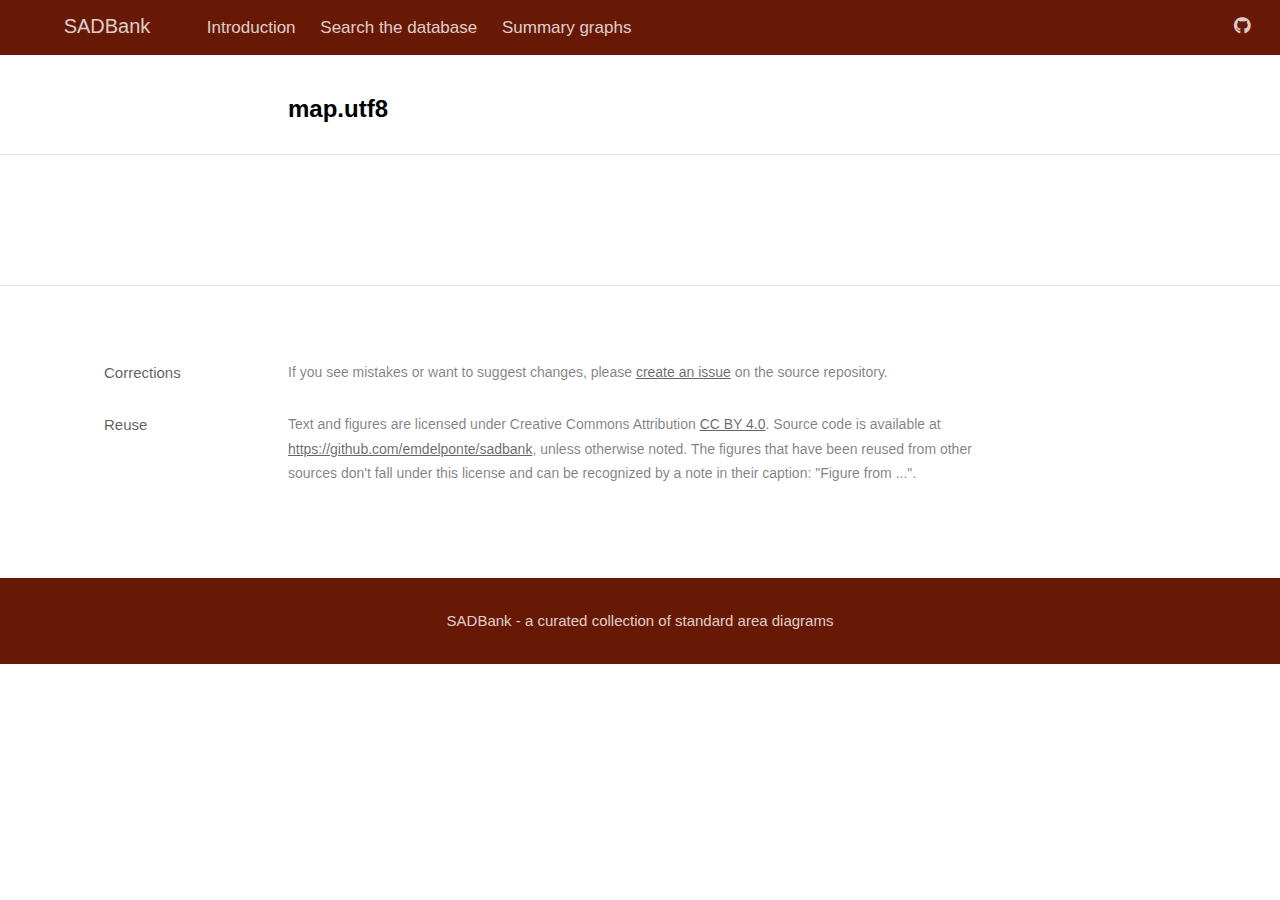
<file: docs/map.html>
<!DOCTYPE html>

<html xmlns="http://www.w3.org/1999/xhtml" lang="" xml:lang="">

<head>
  <meta charset="utf-8"/>
  <meta name="viewport" content="width=device-width, initial-scale=1"/>
  <meta http-equiv="X-UA-Compatible" content="IE=Edge,chrome=1"/>
  <meta name="generator" content="distill" />

  <style type="text/css">
  /* Hide doc at startup (prevent jankiness while JS renders/transforms) */
  body {
    visibility: hidden;
  }
  </style>

 <!--radix_placeholder_import_source-->
 <!--/radix_placeholder_import_source-->


  <!--radix_placeholder_meta_tags-->
  <title>SADBank: Untitled</title>


  <link rel="license" href="https://creativecommons.org/licenses/by/4.0/"/>


  <!--  https://developers.facebook.com/docs/sharing/webmasters#markup -->
  <meta property="og:title" content="SADBank: Untitled"/>
  <meta property="og:type" content="article"/>
  <meta property="og:locale" content="en_US"/>
  <meta property="og:site_name" content="SADBank"/>

  <!--  https://dev.twitter.com/cards/types/summary -->
  <meta property="twitter:card" content="summary"/>
  <meta property="twitter:title" content="SADBank: Untitled"/>

  <!--/radix_placeholder_meta_tags-->
  <!--radix_placeholder_rmarkdown_metadata-->

  <script type="text/json" id="radix-rmarkdown-metadata">
  {"type":"list","attributes":{},"value":[]}
  </script>
  <!--/radix_placeholder_rmarkdown_metadata-->
  <!--radix_placeholder_navigation_in_header-->
  <meta name="distill:offset" content=""/>

  <script type="application/javascript">

    window.headroom_prevent_pin = false;

    window.document.addEventListener("DOMContentLoaded", function (event) {

      // initialize headroom for banner
      var header = $('header').get(0);
      var headerHeight = header.offsetHeight;
      var headroom = new Headroom(header, {
        tolerance: 5,
        onPin : function() {
          if (window.headroom_prevent_pin) {
            window.headroom_prevent_pin = false;
            headroom.unpin();
          }
        }
      });
      headroom.init();
      if(window.location.hash)
        headroom.unpin();
      $(header).addClass('headroom--transition');

      // offset scroll location for banner on hash change
      // (see: https://github.com/WickyNilliams/headroom.js/issues/38)
      window.addEventListener("hashchange", function(event) {
        window.scrollTo(0, window.pageYOffset - (headerHeight + 25));
      });

      // responsive menu
      $('.distill-site-header').each(function(i, val) {
        var topnav = $(this);
        var toggle = topnav.find('.nav-toggle');
        toggle.on('click', function() {
          topnav.toggleClass('responsive');
        });
      });

      // nav dropdowns
      $('.nav-dropbtn').click(function(e) {
        $(this).next('.nav-dropdown-content').toggleClass('nav-dropdown-active');
        $(this).parent().siblings('.nav-dropdown')
           .children('.nav-dropdown-content').removeClass('nav-dropdown-active');
      });
      $("body").click(function(e){
        $('.nav-dropdown-content').removeClass('nav-dropdown-active');
      });
      $(".nav-dropdown").click(function(e){
        e.stopPropagation();
      });
    });
  </script>

  <style type="text/css">

  /* Theme (user-documented overrideables for nav appearance) */

  .distill-site-nav {
    color: rgba(255, 255, 255, 0.8);
    background-color: #0F2E3D;
    font-size: 15px;
    font-weight: 300;
  }

  .distill-site-nav a {
    color: inherit;
    text-decoration: none;
  }

  .distill-site-nav a:hover {
    color: white;
  }

  @media print {
    .distill-site-nav {
      display: none;
    }
  }

  .distill-site-header {

  }

  .distill-site-footer {

  }


  /* Site Header */

  .distill-site-header {
    width: 100%;
    box-sizing: border-box;
    z-index: 3;
  }

  .distill-site-header .nav-left {
    display: inline-block;
    margin-left: 8px;
  }

  @media screen and (max-width: 768px) {
    .distill-site-header .nav-left {
      margin-left: 0;
    }
  }


  .distill-site-header .nav-right {
    float: right;
    margin-right: 8px;
  }

  .distill-site-header a,
  .distill-site-header .title {
    display: inline-block;
    text-align: center;
    padding: 14px 10px 14px 10px;
  }

  .distill-site-header .title {
    font-size: 18px;
    min-width: 150px;
  }

  .distill-site-header .logo {
    padding: 0;
  }

  .distill-site-header .logo img {
    display: none;
    max-height: 20px;
    width: auto;
    margin-bottom: -4px;
  }

  .distill-site-header .nav-image img {
    max-height: 18px;
    width: auto;
    display: inline-block;
    margin-bottom: -3px;
  }



  @media screen and (min-width: 1000px) {
    .distill-site-header .logo img {
      display: inline-block;
    }
    .distill-site-header .nav-left {
      margin-left: 20px;
    }
    .distill-site-header .nav-right {
      margin-right: 20px;
    }
    .distill-site-header .title {
      padding-left: 12px;
    }
  }


  .distill-site-header .nav-toggle {
    display: none;
  }

  .nav-dropdown {
    display: inline-block;
    position: relative;
  }

  .nav-dropdown .nav-dropbtn {
    border: none;
    outline: none;
    color: rgba(255, 255, 255, 0.8);
    padding: 16px 10px;
    background-color: transparent;
    font-family: inherit;
    font-size: inherit;
    font-weight: inherit;
    margin: 0;
    margin-top: 1px;
    z-index: 2;
  }

  .nav-dropdown-content {
    display: none;
    position: absolute;
    background-color: white;
    min-width: 200px;
    border: 1px solid rgba(0,0,0,0.15);
    border-radius: 4px;
    box-shadow: 0px 8px 16px 0px rgba(0,0,0,0.1);
    z-index: 1;
    margin-top: 2px;
    white-space: nowrap;
    padding-top: 4px;
    padding-bottom: 4px;
  }

  .nav-dropdown-content hr {
    margin-top: 4px;
    margin-bottom: 4px;
    border: none;
    border-bottom: 1px solid rgba(0, 0, 0, 0.1);
  }

  .nav-dropdown-active {
    display: block;
  }

  .nav-dropdown-content a, .nav-dropdown-content .nav-dropdown-header {
    color: black;
    padding: 6px 24px;
    text-decoration: none;
    display: block;
    text-align: left;
  }

  .nav-dropdown-content .nav-dropdown-header {
    display: block;
    padding: 5px 24px;
    padding-bottom: 0;
    text-transform: uppercase;
    font-size: 14px;
    color: #999999;
    white-space: nowrap;
  }

  .nav-dropdown:hover .nav-dropbtn {
    color: white;
  }

  .nav-dropdown-content a:hover {
    background-color: #ddd;
    color: black;
  }

  .nav-right .nav-dropdown-content {
    margin-left: -45%;
    right: 0;
  }

  @media screen and (max-width: 768px) {
    .distill-site-header a, .distill-site-header .nav-dropdown  {display: none;}
    .distill-site-header a.nav-toggle {
      float: right;
      display: block;
    }
    .distill-site-header .title {
      margin-left: 0;
    }
    .distill-site-header .nav-right {
      margin-right: 0;
    }
    .distill-site-header {
      overflow: hidden;
    }
    .nav-right .nav-dropdown-content {
      margin-left: 0;
    }
  }


  @media screen and (max-width: 768px) {
    .distill-site-header.responsive {position: relative; min-height: 500px; }
    .distill-site-header.responsive a.nav-toggle {
      position: absolute;
      right: 0;
      top: 0;
    }
    .distill-site-header.responsive a,
    .distill-site-header.responsive .nav-dropdown {
      display: block;
      text-align: left;
    }
    .distill-site-header.responsive .nav-left,
    .distill-site-header.responsive .nav-right {
      width: 100%;
    }
    .distill-site-header.responsive .nav-dropdown {float: none;}
    .distill-site-header.responsive .nav-dropdown-content {position: relative;}
    .distill-site-header.responsive .nav-dropdown .nav-dropbtn {
      display: block;
      width: 100%;
      text-align: left;
    }
  }

  /* Site Footer */

  .distill-site-footer {
    width: 100%;
    overflow: hidden;
    box-sizing: border-box;
    z-index: 3;
    margin-top: 30px;
    padding-top: 30px;
    padding-bottom: 30px;
    text-align: center;
  }

  /* Headroom */

  d-title {
    padding-top: 6rem;
  }

  @media print {
    d-title {
      padding-top: 4rem;
    }
  }

  .headroom {
    z-index: 1000;
    position: fixed;
    top: 0;
    left: 0;
    right: 0;
  }

  .headroom--transition {
    transition: all .4s ease-in-out;
  }

  .headroom--unpinned {
    top: -100px;
  }

  .headroom--pinned {
    top: 0;
  }

  /* adjust viewport for navbar height */
  /* helps vertically center bootstrap (non-distill) content */
  .min-vh-100 {
    min-height: calc(100vh - 100px) !important;
  }

  </style>

  <script src="site_libs/jquery-1.11.3/jquery.min.js"></script>
  <link href="site_libs/font-awesome-5.1.0/css/all.css" rel="stylesheet"/>
  <link href="site_libs/font-awesome-5.1.0/css/v4-shims.css" rel="stylesheet"/>
  <script src="site_libs/headroom-0.9.4/headroom.min.js"></script>
  <script src="site_libs/autocomplete-0.37.1/autocomplete.min.js"></script>
  <script src="site_libs/fuse-6.4.1/fuse.min.js"></script>

  <script type="application/javascript">

  function getMeta(metaName) {
    var metas = document.getElementsByTagName('meta');
    for (let i = 0; i < metas.length; i++) {
      if (metas[i].getAttribute('name') === metaName) {
        return metas[i].getAttribute('content');
      }
    }
    return '';
  }

  function offsetURL(url) {
    var offset = getMeta('distill:offset');
    return offset ? offset + '/' + url : url;
  }

  function createFuseIndex() {

    // create fuse index
    var options = {
      keys: [
        { name: 'title', weight: 20 },
        { name: 'categories', weight: 15 },
        { name: 'description', weight: 10 },
        { name: 'contents', weight: 5 },
      ],
      ignoreLocation: true,
      threshold: 0
    };
    var fuse = new window.Fuse([], options);

    // fetch the main search.json
    return fetch(offsetURL('search.json'))
      .then(function(response) {
        if (response.status == 200) {
          return response.json().then(function(json) {
            // index main articles
            json.articles.forEach(function(article) {
              fuse.add(article);
            });
            // download collections and index their articles
            return Promise.all(json.collections.map(function(collection) {
              return fetch(offsetURL(collection)).then(function(response) {
                if (response.status === 200) {
                  return response.json().then(function(articles) {
                    articles.forEach(function(article) {
                      fuse.add(article);
                    });
                  })
                } else {
                  return Promise.reject(
                    new Error('Unexpected status from search index request: ' +
                              response.status)
                  );
                }
              });
            })).then(function() {
              return fuse;
            });
          });

        } else {
          return Promise.reject(
            new Error('Unexpected status from search index request: ' +
                        response.status)
          );
        }
      });
  }

  window.document.addEventListener("DOMContentLoaded", function (event) {

    // get search element (bail if we don't have one)
    var searchEl = window.document.getElementById('distill-search');
    if (!searchEl)
      return;

    createFuseIndex()
      .then(function(fuse) {

        // make search box visible
        searchEl.classList.remove('hidden');

        // initialize autocomplete
        var options = {
          autoselect: true,
          hint: false,
          minLength: 2,
        };
        window.autocomplete(searchEl, options, [{
          source: function(query, callback) {
            const searchOptions = {
              isCaseSensitive: false,
              shouldSort: true,
              minMatchCharLength: 2,
              limit: 10,
            };
            var results = fuse.search(query, searchOptions);
            callback(results
              .map(function(result) { return result.item; })
            );
          },
          templates: {
            suggestion: function(suggestion) {
              var img = suggestion.preview && Object.keys(suggestion.preview).length > 0
                ? `<img src="${offsetURL(suggestion.preview)}"</img>`
                : '';
              var html = `
                <div class="search-item">
                  <h3>${suggestion.title}</h3>
                  <div class="search-item-description">
                    ${suggestion.description || ''}
                  </div>
                  <div class="search-item-preview">
                    ${img}
                  </div>
                </div>
              `;
              return html;
            }
          }
        }]).on('autocomplete:selected', function(event, suggestion) {
          window.location.href = offsetURL(suggestion.path);
        });
        // remove inline display style on autocompleter (we want to
        // manage responsive display via css)
        $('.algolia-autocomplete').css("display", "");
      })
      .catch(function(error) {
        console.log(error);
      });

  });

  </script>

  <style type="text/css">

  .nav-search {
    font-size: x-small;
  }

  /* Algolioa Autocomplete */

  .algolia-autocomplete {
    display: inline-block;
    margin-left: 10px;
    vertical-align: sub;
    background-color: white;
    color: black;
    padding: 6px;
    padding-top: 8px;
    padding-bottom: 0;
    border-radius: 6px;
    border: 1px #0F2E3D solid;
    width: 180px;
  }


  @media screen and (max-width: 768px) {
    .distill-site-nav .algolia-autocomplete {
      display: none;
      visibility: hidden;
    }
    .distill-site-nav.responsive .algolia-autocomplete {
      display: inline-block;
      visibility: visible;
    }
    .distill-site-nav.responsive .algolia-autocomplete .aa-dropdown-menu {
      margin-left: 0;
      width: 400px;
      max-height: 400px;
    }
  }

  .algolia-autocomplete .aa-input, .algolia-autocomplete .aa-hint {
    width: 90%;
    outline: none;
    border: none;
  }

  .algolia-autocomplete .aa-hint {
    color: #999;
  }
  .algolia-autocomplete .aa-dropdown-menu {
    width: 550px;
    max-height: 70vh;
    overflow-x: visible;
    overflow-y: scroll;
    padding: 5px;
    margin-top: 3px;
    margin-left: -150px;
    background-color: #fff;
    border-radius: 5px;
    border: 1px solid #999;
    border-top: none;
  }

  .algolia-autocomplete .aa-dropdown-menu .aa-suggestion {
    cursor: pointer;
    padding: 5px 4px;
    border-bottom: 1px solid #eee;
  }

  .algolia-autocomplete .aa-dropdown-menu .aa-suggestion:last-of-type {
    border-bottom: none;
    margin-bottom: 2px;
  }

  .algolia-autocomplete .aa-dropdown-menu .aa-suggestion .search-item {
    overflow: hidden;
    font-size: 0.8em;
    line-height: 1.4em;
  }

  .algolia-autocomplete .aa-dropdown-menu .aa-suggestion .search-item h3 {
    font-size: 1rem;
    margin-block-start: 0;
    margin-block-end: 5px;
  }

  .algolia-autocomplete .aa-dropdown-menu .aa-suggestion .search-item-description {
    display: inline-block;
    overflow: hidden;
    height: 2.8em;
    width: 80%;
    margin-right: 4%;
  }

  .algolia-autocomplete .aa-dropdown-menu .aa-suggestion .search-item-preview {
    display: inline-block;
    width: 15%;
  }

  .algolia-autocomplete .aa-dropdown-menu .aa-suggestion .search-item-preview img {
    height: 3em;
    width: auto;
    display: none;
  }

  .algolia-autocomplete .aa-dropdown-menu .aa-suggestion .search-item-preview img[src] {
    display: initial;
  }

  .algolia-autocomplete .aa-dropdown-menu .aa-suggestion.aa-cursor {
    background-color: #eee;
  }
  .algolia-autocomplete .aa-dropdown-menu .aa-suggestion em {
    font-weight: bold;
    font-style: normal;
  }

  </style>


  <!--/radix_placeholder_navigation_in_header-->
  <!--radix_placeholder_distill-->

  <style type="text/css">

  body {
    background-color: white;
  }

  .pandoc-table {
    width: 100%;
  }

  .pandoc-table>caption {
    margin-bottom: 10px;
  }

  .pandoc-table th:not([align]) {
    text-align: left;
  }

  .pagedtable-footer {
    font-size: 15px;
  }

  d-byline .byline {
    grid-template-columns: 2fr 2fr;
  }

  d-byline .byline h3 {
    margin-block-start: 1.5em;
  }

  d-byline .byline .authors-affiliations h3 {
    margin-block-start: 0.5em;
  }

  .authors-affiliations .orcid-id {
    width: 16px;
    height:16px;
    margin-left: 4px;
    margin-right: 4px;
    vertical-align: middle;
    padding-bottom: 2px;
  }

  d-title .dt-tags {
    margin-top: 1em;
    grid-column: text;
  }

  .dt-tags .dt-tag {
    text-decoration: none;
    display: inline-block;
    color: rgba(0,0,0,0.6);
    padding: 0em 0.4em;
    margin-right: 0.5em;
    margin-bottom: 0.4em;
    font-size: 70%;
    border: 1px solid rgba(0,0,0,0.2);
    border-radius: 3px;
    text-transform: uppercase;
    font-weight: 500;
  }

  d-article table.gt_table td,
  d-article table.gt_table th {
    border-bottom: none;
  }

  .html-widget {
    margin-bottom: 2.0em;
  }

  .l-screen-inset {
    padding-right: 16px;
  }

  .l-screen .caption {
    margin-left: 10px;
  }

  .shaded {
    background: rgb(247, 247, 247);
    padding-top: 20px;
    padding-bottom: 20px;
    border-top: 1px solid rgba(0, 0, 0, 0.1);
    border-bottom: 1px solid rgba(0, 0, 0, 0.1);
  }

  .shaded .html-widget {
    margin-bottom: 0;
    border: 1px solid rgba(0, 0, 0, 0.1);
  }

  .shaded .shaded-content {
    background: white;
  }

  .text-output {
    margin-top: 0;
    line-height: 1.5em;
  }

  .hidden {
    display: none !important;
  }

  d-article {
    padding-top: 2.5rem;
    padding-bottom: 30px;
  }

  d-appendix {
    padding-top: 30px;
  }

  d-article>p>img {
    width: 100%;
  }

  d-article h2 {
    margin: 1rem 0 1.5rem 0;
  }

  d-article h3 {
    margin-top: 1.5rem;
  }

  d-article iframe {
    border: 1px solid rgba(0, 0, 0, 0.1);
    margin-bottom: 2.0em;
    width: 100%;
  }

  /* Tweak code blocks */

  d-article div.sourceCode code,
  d-article pre code {
    font-family: Consolas, Monaco, 'Andale Mono', 'Ubuntu Mono', monospace;
  }

  d-article pre,
  d-article div.sourceCode,
  d-article div.sourceCode pre {
    overflow: auto;
  }

  d-article div.sourceCode {
    background-color: white;
  }

  d-article div.sourceCode pre {
    padding-left: 10px;
    font-size: 12px;
    border-left: 2px solid rgba(0,0,0,0.1);
  }

  d-article pre {
    font-size: 12px;
    color: black;
    background: none;
    margin-top: 0;
    text-align: left;
    white-space: pre;
    word-spacing: normal;
    word-break: normal;
    word-wrap: normal;
    line-height: 1.5;

    -moz-tab-size: 4;
    -o-tab-size: 4;
    tab-size: 4;

    -webkit-hyphens: none;
    -moz-hyphens: none;
    -ms-hyphens: none;
    hyphens: none;
  }

  d-article pre a {
    border-bottom: none;
  }

  d-article pre a:hover {
    border-bottom: none;
    text-decoration: underline;
  }

  d-article details {
    grid-column: text;
    margin-bottom: 0.8em;
  }

  @media(min-width: 768px) {

  d-article pre,
  d-article div.sourceCode,
  d-article div.sourceCode pre {
    overflow: visible !important;
  }

  d-article div.sourceCode pre {
    padding-left: 18px;
    font-size: 14px;
  }

  d-article pre {
    font-size: 14px;
  }

  }

  figure img.external {
    background: white;
    border: 1px solid rgba(0, 0, 0, 0.1);
    box-shadow: 0 1px 8px rgba(0, 0, 0, 0.1);
    padding: 18px;
    box-sizing: border-box;
  }

  /* CSS for d-contents */

  .d-contents {
    grid-column: text;
    color: rgba(0,0,0,0.8);
    font-size: 0.9em;
    padding-bottom: 1em;
    margin-bottom: 1em;
    padding-bottom: 0.5em;
    margin-bottom: 1em;
    padding-left: 0.25em;
    justify-self: start;
  }

  @media(min-width: 1000px) {
    .d-contents.d-contents-float {
      height: 0;
      grid-column-start: 1;
      grid-column-end: 4;
      justify-self: center;
      padding-right: 3em;
      padding-left: 2em;
    }
  }

  .d-contents nav h3 {
    font-size: 18px;
    margin-top: 0;
    margin-bottom: 1em;
  }

  .d-contents li {
    list-style-type: none
  }

  .d-contents nav > ul {
    padding-left: 0;
  }

  .d-contents ul {
    padding-left: 1em
  }

  .d-contents nav ul li {
    margin-top: 0.6em;
    margin-bottom: 0.2em;
  }

  .d-contents nav a {
    font-size: 13px;
    border-bottom: none;
    text-decoration: none
    color: rgba(0, 0, 0, 0.8);
  }

  .d-contents nav a:hover {
    text-decoration: underline solid rgba(0, 0, 0, 0.6)
  }

  .d-contents nav > ul > li > a {
    font-weight: 600;
  }

  .d-contents nav > ul > li > ul {
    font-weight: inherit;
  }

  .d-contents nav > ul > li > ul > li {
    margin-top: 0.2em;
  }


  .d-contents nav ul {
    margin-top: 0;
    margin-bottom: 0.25em;
  }

  .d-article-with-toc h2:nth-child(2) {
    margin-top: 0;
  }


  /* Figure */

  .figure {
    position: relative;
    margin-bottom: 2.5em;
    margin-top: 1.5em;
  }

  .figure img {
    width: 100%;
  }

  .figure .caption {
    color: rgba(0, 0, 0, 0.6);
    font-size: 12px;
    line-height: 1.5em;
  }

  .figure img.external {
    background: white;
    border: 1px solid rgba(0, 0, 0, 0.1);
    box-shadow: 0 1px 8px rgba(0, 0, 0, 0.1);
    padding: 18px;
    box-sizing: border-box;
  }

  .figure .caption a {
    color: rgba(0, 0, 0, 0.6);
  }

  .figure .caption b,
  .figure .caption strong, {
    font-weight: 600;
    color: rgba(0, 0, 0, 1.0);
  }

  /* Citations */

  d-article .citation {
    color: inherit;
    cursor: inherit;
  }

  div.hanging-indent{
    margin-left: 1em; text-indent: -1em;
  }

  /* Citation hover box */

  .tippy-box[data-theme~=light-border] {
    background-color: rgba(250, 250, 250, 0.95);
  }

  .tippy-content > p {
    margin-bottom: 0;
    padding: 2px;
  }


  /* Tweak 1000px media break to show more text */

  @media(min-width: 1000px) {
    .base-grid,
    distill-header,
    d-title,
    d-abstract,
    d-article,
    d-appendix,
    distill-appendix,
    d-byline,
    d-footnote-list,
    d-citation-list,
    distill-footer {
      grid-template-columns: [screen-start] 1fr [page-start kicker-start] 80px [middle-start] 50px [text-start kicker-end] 65px 65px 65px 65px 65px 65px 65px 65px [text-end gutter-start] 65px [middle-end] 65px [page-end gutter-end] 1fr [screen-end];
      grid-column-gap: 16px;
    }

    .grid {
      grid-column-gap: 16px;
    }

    d-article {
      font-size: 1.06rem;
      line-height: 1.7em;
    }
    figure .caption, .figure .caption, figure figcaption {
      font-size: 13px;
    }
  }

  @media(min-width: 1180px) {
    .base-grid,
    distill-header,
    d-title,
    d-abstract,
    d-article,
    d-appendix,
    distill-appendix,
    d-byline,
    d-footnote-list,
    d-citation-list,
    distill-footer {
      grid-template-columns: [screen-start] 1fr [page-start kicker-start] 60px [middle-start] 60px [text-start kicker-end] 60px 60px 60px 60px 60px 60px 60px 60px [text-end gutter-start] 60px [middle-end] 60px [page-end gutter-end] 1fr [screen-end];
      grid-column-gap: 32px;
    }

    .grid {
      grid-column-gap: 32px;
    }
  }


  /* Get the citation styles for the appendix (not auto-injected on render since
     we do our own rendering of the citation appendix) */

  d-appendix .citation-appendix,
  .d-appendix .citation-appendix {
    font-size: 11px;
    line-height: 15px;
    border-left: 1px solid rgba(0, 0, 0, 0.1);
    padding-left: 18px;
    border: 1px solid rgba(0,0,0,0.1);
    background: rgba(0, 0, 0, 0.02);
    padding: 10px 18px;
    border-radius: 3px;
    color: rgba(150, 150, 150, 1);
    overflow: hidden;
    margin-top: -12px;
    white-space: pre-wrap;
    word-wrap: break-word;
  }

  /* Include appendix styles here so they can be overridden */

  d-appendix {
    contain: layout style;
    font-size: 0.8em;
    line-height: 1.7em;
    margin-top: 60px;
    margin-bottom: 0;
    border-top: 1px solid rgba(0, 0, 0, 0.1);
    color: rgba(0,0,0,0.5);
    padding-top: 60px;
    padding-bottom: 48px;
  }

  d-appendix h3 {
    grid-column: page-start / text-start;
    font-size: 15px;
    font-weight: 500;
    margin-top: 1em;
    margin-bottom: 0;
    color: rgba(0,0,0,0.65);
  }

  d-appendix h3 + * {
    margin-top: 1em;
  }

  d-appendix ol {
    padding: 0 0 0 15px;
  }

  @media (min-width: 768px) {
    d-appendix ol {
      padding: 0 0 0 30px;
      margin-left: -30px;
    }
  }

  d-appendix li {
    margin-bottom: 1em;
  }

  d-appendix a {
    color: rgba(0, 0, 0, 0.6);
  }

  d-appendix > * {
    grid-column: text;
  }

  d-appendix > d-footnote-list,
  d-appendix > d-citation-list,
  d-appendix > distill-appendix {
    grid-column: screen;
  }

  /* Include footnote styles here so they can be overridden */

  d-footnote-list {
    contain: layout style;
  }

  d-footnote-list > * {
    grid-column: text;
  }

  d-footnote-list a.footnote-backlink {
    color: rgba(0,0,0,0.3);
    padding-left: 0.5em;
  }



  /* Anchor.js */

  .anchorjs-link {
    /*transition: all .25s linear; */
    text-decoration: none;
    border-bottom: none;
  }
  *:hover > .anchorjs-link {
    margin-left: -1.125em !important;
    text-decoration: none;
    border-bottom: none;
  }

  /* Social footer */

  .social_footer {
    margin-top: 30px;
    margin-bottom: 0;
    color: rgba(0,0,0,0.67);
  }

  .disqus-comments {
    margin-right: 30px;
  }

  .disqus-comment-count {
    border-bottom: 1px solid rgba(0, 0, 0, 0.4);
    cursor: pointer;
  }

  #disqus_thread {
    margin-top: 30px;
  }

  .article-sharing a {
    border-bottom: none;
    margin-right: 8px;
  }

  .article-sharing a:hover {
    border-bottom: none;
  }

  .sidebar-section.subscribe {
    font-size: 12px;
    line-height: 1.6em;
  }

  .subscribe p {
    margin-bottom: 0.5em;
  }


  .article-footer .subscribe {
    font-size: 15px;
    margin-top: 45px;
  }


  .sidebar-section.custom {
    font-size: 12px;
    line-height: 1.6em;
  }

  .custom p {
    margin-bottom: 0.5em;
  }

  /* Styles for listing layout (hide title) */
  .layout-listing d-title, .layout-listing .d-title {
    display: none;
  }

  /* Styles for posts lists (not auto-injected) */


  .posts-with-sidebar {
    padding-left: 45px;
    padding-right: 45px;
  }

  .posts-list .description h2,
  .posts-list .description p {
    font-family: -apple-system, BlinkMacSystemFont, "Segoe UI", Roboto, Oxygen, Ubuntu, Cantarell, "Fira Sans", "Droid Sans", "Helvetica Neue", Arial, sans-serif;
  }

  .posts-list .description h2 {
    font-weight: 700;
    border-bottom: none;
    padding-bottom: 0;
  }

  .posts-list h2.post-tag {
    border-bottom: 1px solid rgba(0, 0, 0, 0.2);
    padding-bottom: 12px;
  }
  .posts-list {
    margin-top: 60px;
    margin-bottom: 24px;
  }

  .posts-list .post-preview {
    text-decoration: none;
    overflow: hidden;
    display: block;
    border-bottom: 1px solid rgba(0, 0, 0, 0.1);
    padding: 24px 0;
  }

  .post-preview-last {
    border-bottom: none !important;
  }

  .posts-list .posts-list-caption {
    grid-column: screen;
    font-weight: 400;
  }

  .posts-list .post-preview h2 {
    margin: 0 0 6px 0;
    line-height: 1.2em;
    font-style: normal;
    font-size: 24px;
  }

  .posts-list .post-preview p {
    margin: 0 0 12px 0;
    line-height: 1.4em;
    font-size: 16px;
  }

  .posts-list .post-preview .thumbnail {
    box-sizing: border-box;
    margin-bottom: 24px;
    position: relative;
    max-width: 500px;
  }
  .posts-list .post-preview img {
    width: 100%;
    display: block;
  }

  .posts-list .metadata {
    font-size: 12px;
    line-height: 1.4em;
    margin-bottom: 18px;
  }

  .posts-list .metadata > * {
    display: inline-block;
  }

  .posts-list .metadata .publishedDate {
    margin-right: 2em;
  }

  .posts-list .metadata .dt-authors {
    display: block;
    margin-top: 0.3em;
    margin-right: 2em;
  }

  .posts-list .dt-tags {
    display: block;
    line-height: 1em;
  }

  .posts-list .dt-tags .dt-tag {
    display: inline-block;
    color: rgba(0,0,0,0.6);
    padding: 0.3em 0.4em;
    margin-right: 0.2em;
    margin-bottom: 0.4em;
    font-size: 60%;
    border: 1px solid rgba(0,0,0,0.2);
    border-radius: 3px;
    text-transform: uppercase;
    font-weight: 500;
  }

  .posts-list img {
    opacity: 1;
  }

  .posts-list img[data-src] {
    opacity: 0;
  }

  .posts-more {
    clear: both;
  }


  .posts-sidebar {
    font-size: 16px;
  }

  .posts-sidebar h3 {
    font-size: 16px;
    margin-top: 0;
    margin-bottom: 0.5em;
    font-weight: 400;
    text-transform: uppercase;
  }

  .sidebar-section {
    margin-bottom: 30px;
  }

  .categories ul {
    list-style-type: none;
    margin: 0;
    padding: 0;
  }

  .categories li {
    color: rgba(0, 0, 0, 0.8);
    margin-bottom: 0;
  }

  .categories li>a {
    border-bottom: none;
  }

  .categories li>a:hover {
    border-bottom: 1px solid rgba(0, 0, 0, 0.4);
  }

  .categories .active {
    font-weight: 600;
  }

  .categories .category-count {
    color: rgba(0, 0, 0, 0.4);
  }


  @media(min-width: 768px) {
    .posts-list .post-preview h2 {
      font-size: 26px;
    }
    .posts-list .post-preview .thumbnail {
      float: right;
      width: 30%;
      margin-bottom: 0;
    }
    .posts-list .post-preview .description {
      float: left;
      width: 45%;
    }
    .posts-list .post-preview .metadata {
      float: left;
      width: 20%;
      margin-top: 8px;
    }
    .posts-list .post-preview p {
      margin: 0 0 12px 0;
      line-height: 1.5em;
      font-size: 16px;
    }
    .posts-with-sidebar .posts-list {
      float: left;
      width: 75%;
    }
    .posts-with-sidebar .posts-sidebar {
      float: right;
      width: 20%;
      margin-top: 60px;
      padding-top: 24px;
      padding-bottom: 24px;
    }
  }


  /* Improve display for browsers without grid (IE/Edge <= 15) */

  .downlevel {
    line-height: 1.6em;
    font-family: -apple-system, BlinkMacSystemFont, "Segoe UI", Roboto, Oxygen, Ubuntu, Cantarell, "Fira Sans", "Droid Sans", "Helvetica Neue", Arial, sans-serif;
    margin: 0;
  }

  .downlevel .d-title {
    padding-top: 6rem;
    padding-bottom: 1.5rem;
  }

  .downlevel .d-title h1 {
    font-size: 50px;
    font-weight: 700;
    line-height: 1.1em;
    margin: 0 0 0.5rem;
  }

  .downlevel .d-title p {
    font-weight: 300;
    font-size: 1.2rem;
    line-height: 1.55em;
    margin-top: 0;
  }

  .downlevel .d-byline {
    padding-top: 0.8em;
    padding-bottom: 0.8em;
    font-size: 0.8rem;
    line-height: 1.8em;
  }

  .downlevel .section-separator {
    border: none;
    border-top: 1px solid rgba(0, 0, 0, 0.1);
  }

  .downlevel .d-article {
    font-size: 1.06rem;
    line-height: 1.7em;
    padding-top: 1rem;
    padding-bottom: 2rem;
  }


  .downlevel .d-appendix {
    padding-left: 0;
    padding-right: 0;
    max-width: none;
    font-size: 0.8em;
    line-height: 1.7em;
    margin-bottom: 0;
    color: rgba(0,0,0,0.5);
    padding-top: 40px;
    padding-bottom: 48px;
  }

  .downlevel .footnotes ol {
    padding-left: 13px;
  }

  .downlevel .base-grid,
  .downlevel .distill-header,
  .downlevel .d-title,
  .downlevel .d-abstract,
  .downlevel .d-article,
  .downlevel .d-appendix,
  .downlevel .distill-appendix,
  .downlevel .d-byline,
  .downlevel .d-footnote-list,
  .downlevel .d-citation-list,
  .downlevel .distill-footer,
  .downlevel .appendix-bottom,
  .downlevel .posts-container {
    padding-left: 40px;
    padding-right: 40px;
  }

  @media(min-width: 768px) {
    .downlevel .base-grid,
    .downlevel .distill-header,
    .downlevel .d-title,
    .downlevel .d-abstract,
    .downlevel .d-article,
    .downlevel .d-appendix,
    .downlevel .distill-appendix,
    .downlevel .d-byline,
    .downlevel .d-footnote-list,
    .downlevel .d-citation-list,
    .downlevel .distill-footer,
    .downlevel .appendix-bottom,
    .downlevel .posts-container {
    padding-left: 150px;
    padding-right: 150px;
    max-width: 900px;
  }
  }

  .downlevel pre code {
    display: block;
    border-left: 2px solid rgba(0, 0, 0, .1);
    padding: 0 0 0 20px;
    font-size: 14px;
  }

  .downlevel code, .downlevel pre {
    color: black;
    background: none;
    font-family: Consolas, Monaco, 'Andale Mono', 'Ubuntu Mono', monospace;
    text-align: left;
    white-space: pre;
    word-spacing: normal;
    word-break: normal;
    word-wrap: normal;
    line-height: 1.5;

    -moz-tab-size: 4;
    -o-tab-size: 4;
    tab-size: 4;

    -webkit-hyphens: none;
    -moz-hyphens: none;
    -ms-hyphens: none;
    hyphens: none;
  }

  .downlevel .posts-list .post-preview {
    color: inherit;
  }



  </style>

  <script type="application/javascript">

  function is_downlevel_browser() {
    if (bowser.isUnsupportedBrowser({ msie: "12", msedge: "16"},
                                   window.navigator.userAgent)) {
      return true;
    } else {
      return window.load_distill_framework === undefined;
    }
  }

  // show body when load is complete
  function on_load_complete() {

    // add anchors
    if (window.anchors) {
      window.anchors.options.placement = 'left';
      window.anchors.add('d-article > h2, d-article > h3, d-article > h4, d-article > h5');
    }


    // set body to visible
    document.body.style.visibility = 'visible';

    // force redraw for leaflet widgets
    if (window.HTMLWidgets) {
      var maps = window.HTMLWidgets.findAll(".leaflet");
      $.each(maps, function(i, el) {
        var map = this.getMap();
        map.invalidateSize();
        map.eachLayer(function(layer) {
          if (layer instanceof L.TileLayer)
            layer.redraw();
        });
      });
    }

    // trigger 'shown' so htmlwidgets resize
    $('d-article').trigger('shown');
  }

  function init_distill() {

    init_common();

    // create front matter
    var front_matter = $('<d-front-matter></d-front-matter>');
    $('#distill-front-matter').wrap(front_matter);

    // create d-title
    $('.d-title').changeElementType('d-title');

    // create d-byline
    var byline = $('<d-byline></d-byline>');
    $('.d-byline').replaceWith(byline);

    // create d-article
    var article = $('<d-article></d-article>');
    $('.d-article').wrap(article).children().unwrap();

    // move posts container into article
    $('.posts-container').appendTo($('d-article'));

    // create d-appendix
    $('.d-appendix').changeElementType('d-appendix');

    // flag indicating that we have appendix items
    var appendix = $('.appendix-bottom').children('h3').length > 0;

    // replace footnotes with <d-footnote>
    $('.footnote-ref').each(function(i, val) {
      appendix = true;
      var href = $(this).attr('href');
      var id = href.replace('#', '');
      var fn = $('#' + id);
      var fn_p = $('#' + id + '>p');
      fn_p.find('.footnote-back').remove();
      var text = fn_p.html();
      var dtfn = $('<d-footnote></d-footnote>');
      dtfn.html(text);
      $(this).replaceWith(dtfn);
    });
    // remove footnotes
    $('.footnotes').remove();

    // move refs into #references-listing
    $('#references-listing').replaceWith($('#refs'));

    $('h1.appendix, h2.appendix').each(function(i, val) {
      $(this).changeElementType('h3');
    });
    $('h3.appendix').each(function(i, val) {
      var id = $(this).attr('id');
      $('.d-contents a[href="#' + id + '"]').parent().remove();
      appendix = true;
      $(this).nextUntil($('h1, h2, h3')).addBack().appendTo($('d-appendix'));
    });

    // show d-appendix if we have appendix content
    $("d-appendix").css('display', appendix ? 'grid' : 'none');

    // localize layout chunks to just output
    $('.layout-chunk').each(function(i, val) {

      // capture layout
      var layout = $(this).attr('data-layout');

      // apply layout to markdown level block elements
      var elements = $(this).children().not('details, div.sourceCode, pre, script');
      elements.each(function(i, el) {
        var layout_div = $('<div class="' + layout + '"></div>');
        if (layout_div.hasClass('shaded')) {
          var shaded_content = $('<div class="shaded-content"></div>');
          $(this).wrap(shaded_content);
          $(this).parent().wrap(layout_div);
        } else {
          $(this).wrap(layout_div);
        }
      });


      // unwrap the layout-chunk div
      $(this).children().unwrap();
    });

    // remove code block used to force  highlighting css
    $('.distill-force-highlighting-css').parent().remove();

    // remove empty line numbers inserted by pandoc when using a
    // custom syntax highlighting theme
    $('code.sourceCode a:empty').remove();

    // load distill framework
    load_distill_framework();

    // wait for window.distillRunlevel == 4 to do post processing
    function distill_post_process() {

      if (!window.distillRunlevel || window.distillRunlevel < 4)
        return;

      // hide author/affiliations entirely if we have no authors
      var front_matter = JSON.parse($("#distill-front-matter").html());
      var have_authors = front_matter.authors && front_matter.authors.length > 0;
      if (!have_authors)
        $('d-byline').addClass('hidden');

      // article with toc class
      $('.d-contents').parent().addClass('d-article-with-toc');

      // strip links that point to #
      $('.authors-affiliations').find('a[href="#"]').removeAttr('href');

      // add orcid ids
      $('.authors-affiliations').find('.author').each(function(i, el) {
        var orcid_id = front_matter.authors[i].orcidID;
        if (orcid_id) {
          var a = $('<a></a>');
          a.attr('href', 'https://orcid.org/' + orcid_id);
          var img = $('<img></img>');
          img.addClass('orcid-id');
          img.attr('alt', 'ORCID ID');
          img.attr('src','[data-uri]');
          a.append(img);
          $(this).append(a);
        }
      });

      // hide elements of author/affiliations grid that have no value
      function hide_byline_column(caption) {
        $('d-byline').find('h3:contains("' + caption + '")').parent().css('visibility', 'hidden');
      }

      // affiliations
      var have_affiliations = false;
      for (var i = 0; i<front_matter.authors.length; ++i) {
        var author = front_matter.authors[i];
        if (author.affiliation !== "&nbsp;") {
          have_affiliations = true;
          break;
        }
      }
      if (!have_affiliations)
        $('d-byline').find('h3:contains("Affiliations")').css('visibility', 'hidden');

      // published date
      if (!front_matter.publishedDate)
        hide_byline_column("Published");

      // document object identifier
      var doi = $('d-byline').find('h3:contains("DOI")');
      var doi_p = doi.next().empty();
      if (!front_matter.doi) {
        // if we have a citation and valid citationText then link to that
        if ($('#citation').length > 0 && front_matter.citationText) {
          doi.html('Citation');
          $('<a href="#citation"></a>')
            .text(front_matter.citationText)
            .appendTo(doi_p);
        } else {
          hide_byline_column("DOI");
        }
      } else {
        $('<a></a>')
           .attr('href', "https://doi.org/" + front_matter.doi)
           .html(front_matter.doi)
           .appendTo(doi_p);
      }

       // change plural form of authors/affiliations
      if (front_matter.authors.length === 1) {
        var grid = $('.authors-affiliations');
        grid.children('h3:contains("Authors")').text('Author');
        grid.children('h3:contains("Affiliations")').text('Affiliation');
      }

      // remove d-appendix and d-footnote-list local styles
      $('d-appendix > style:first-child').remove();
      $('d-footnote-list > style:first-child').remove();

      // move appendix-bottom entries to the bottom
      $('.appendix-bottom').appendTo('d-appendix').children().unwrap();
      $('.appendix-bottom').remove();

      // hoverable references
      $('span.citation[data-cites]').each(function() {
        var refHtml = $('#ref-' + $(this).attr('data-cites')).html();
        window.tippy(this, {
          allowHTML: true,
          content: refHtml,
          maxWidth: 500,
          interactive: true,
          interactiveBorder: 10,
          theme: 'light-border',
          placement: 'bottom-start'
        });
      });

      // clear polling timer
      clearInterval(tid);

      // show body now that everything is ready
      on_load_complete();
    }

    var tid = setInterval(distill_post_process, 50);
    distill_post_process();

  }

  function init_downlevel() {

    init_common();

     // insert hr after d-title
    $('.d-title').after($('<hr class="section-separator"/>'));

    // check if we have authors
    var front_matter = JSON.parse($("#distill-front-matter").html());
    var have_authors = front_matter.authors && front_matter.authors.length > 0;

    // manage byline/border
    if (!have_authors)
      $('.d-byline').remove();
    $('.d-byline').after($('<hr class="section-separator"/>'));
    $('.d-byline a').remove();

    // remove toc
    $('.d-contents').remove();

    // move appendix elements
    $('h1.appendix, h2.appendix').each(function(i, val) {
      $(this).changeElementType('h3');
    });
    $('h3.appendix').each(function(i, val) {
      $(this).nextUntil($('h1, h2, h3')).addBack().appendTo($('.d-appendix'));
    });


    // inject headers into references and footnotes
    var refs_header = $('<h3></h3>');
    refs_header.text('References');
    $('#refs').prepend(refs_header);

    var footnotes_header = $('<h3></h3');
    footnotes_header.text('Footnotes');
    $('.footnotes').children('hr').first().replaceWith(footnotes_header);

    // move appendix-bottom entries to the bottom
    $('.appendix-bottom').appendTo('.d-appendix').children().unwrap();
    $('.appendix-bottom').remove();

    // remove appendix if it's empty
    if ($('.d-appendix').children().length === 0)
      $('.d-appendix').remove();

    // prepend separator above appendix
    $('.d-appendix').before($('<hr class="section-separator" style="clear: both"/>'));

    // trim code
    $('pre>code').each(function(i, val) {
      $(this).html($.trim($(this).html()));
    });

    // move posts-container right before article
    $('.posts-container').insertBefore($('.d-article'));

    $('body').addClass('downlevel');

    on_load_complete();
  }


  function init_common() {

    // jquery plugin to change element types
    (function($) {
      $.fn.changeElementType = function(newType) {
        var attrs = {};

        $.each(this[0].attributes, function(idx, attr) {
          attrs[attr.nodeName] = attr.nodeValue;
        });

        this.replaceWith(function() {
          return $("<" + newType + "/>", attrs).append($(this).contents());
        });
      };
    })(jQuery);

    // prevent underline for linked images
    $('a > img').parent().css({'border-bottom' : 'none'});

    // mark non-body figures created by knitr chunks as 100% width
    $('.layout-chunk').each(function(i, val) {
      var figures = $(this).find('img, .html-widget');
      if ($(this).attr('data-layout') !== "l-body") {
        figures.css('width', '100%');
      } else {
        figures.css('max-width', '100%');
        figures.filter("[width]").each(function(i, val) {
          var fig = $(this);
          fig.css('width', fig.attr('width') + 'px');
        });

      }
    });

    // auto-append index.html to post-preview links in file: protocol
    // and in rstudio ide preview
    $('.post-preview').each(function(i, val) {
      if (window.location.protocol === "file:")
        $(this).attr('href', $(this).attr('href') + "index.html");
    });

    // get rid of index.html references in header
    if (window.location.protocol !== "file:") {
      $('.distill-site-header a[href]').each(function(i,val) {
        $(this).attr('href', $(this).attr('href').replace("index.html", "./"));
      });
    }

    // add class to pandoc style tables
    $('tr.header').parent('thead').parent('table').addClass('pandoc-table');
    $('.kable-table').children('table').addClass('pandoc-table');

    // add figcaption style to table captions
    $('caption').parent('table').addClass("figcaption");

    // initialize posts list
    if (window.init_posts_list)
      window.init_posts_list();

    // implmement disqus comment link
    $('.disqus-comment-count').click(function() {
      window.headroom_prevent_pin = true;
      $('#disqus_thread').toggleClass('hidden');
      if (!$('#disqus_thread').hasClass('hidden')) {
        var offset = $(this).offset();
        $(window).resize();
        $('html, body').animate({
          scrollTop: offset.top - 35
        });
      }
    });
  }

  document.addEventListener('DOMContentLoaded', function() {
    if (is_downlevel_browser())
      init_downlevel();
    else
      window.addEventListener('WebComponentsReady', init_distill);
  });

  </script>

  <style type="text/css">
  /* base variables */

  /* Edit the CSS properties in this file to create a custom
     Distill theme. Only edit values in the right column
     for each row; values shown are the CSS defaults.
     To return any property to the default,
     you may set its value to: unset
     All rows must end with a semi-colon.                      */

  /* Optional: embed custom fonts here with `@import`          */
  /* This must remain at the top of this file.                 */



  html {
    /*-- Main font sizes --*/
    --title-size:      50px;
    --body-size:       1.06rem;
    --code-size:       14px;
    --aside-size:      12px;
    --fig-cap-size:    13px;
    /*-- Main font colors --*/
    --title-color:     #000000;
    --header-color:    rgba(0, 0, 0, 0.8);
    --body-color:      rgba(0, 0, 0, 0.8);
    --aside-color:     rgba(0, 0, 0, 0.6);
    --fig-cap-color:   rgba(0, 0, 0, 0.6);
    /*-- Specify custom fonts ~~~ must be imported above   --*/
    --heading-font:    sans-serif;
    --mono-font:       monospace;
    --body-font:       sans-serif;
    --navbar-font:     sans-serif;  /* websites + blogs only */
  }

  /*-- ARTICLE METADATA --*/
  d-byline {
    --heading-size:    0.6rem;
    --heading-color:   rgba(0, 0, 0, 0.5);
    --body-size:       0.8rem;
    --body-color:      rgba(0, 0, 0, 0.8);
  }

  /*-- ARTICLE TABLE OF CONTENTS --*/
  .d-contents {
    --heading-size:    18px;
    --contents-size:   13px;
  }

  /*-- ARTICLE APPENDIX --*/
  d-appendix {
    --heading-size:    15px;
    --heading-color:   rgba(0, 0, 0, 0.65);
    --text-size:       0.8em;
    --text-color:      rgba(0, 0, 0, 0.5);
  }

  /*-- WEBSITE HEADER + FOOTER --*/
  /* These properties only apply to Distill sites and blogs  */

  .distill-site-header {
    --title-size:       18px;
    --text-color:       rgba(255, 255, 255, 0.8);
    --text-size:        15px;
    --hover-color:      white;
    --bkgd-color:       #0F2E3D;
  }

  .distill-site-footer {
    --text-color:       rgba(255, 255, 255, 0.8);
    --text-size:        15px;
    --hover-color:      white;
    --bkgd-color:       #0F2E3D;
  }

  /*-- Additional custom styles --*/
  /* Add any additional CSS rules below                      */
  </style>
  <style type="text/css">
  /* base variables */

  /* Edit the CSS properties in this file to create a custom
     Distill theme. Only edit values in the right column
     for each row; values shown are the CSS defaults.
     To return any property to the default,
     you may set its value to: unset
     All rows must end with a semi-colon.                      */

  /* Optional: embed custom fonts here with `@import`          */
  /* This must remain at the top of this file.                 */



  html {
    /*-- Main font sizes --*/
    --title-size:      24px;
    --body-size:       1.1rem;
    --code-size:       14px;
    --aside-size:      12px;
    --fig-cap-size:    13px;
    /*-- Main font colors --*/
    --title-color:     #000000;
    --header-color:    rgba(0, 0, 0, 0.8);
    --body-color:      rgba(0, 0, 0, 0.8);
    --aside-color:     rgba(0, 0, 0, 0.6);
    --fig-cap-color:   rgba(0, 0, 0, 0.6);
    /*-- Specify custom fonts ~~~ must be imported above   --*/
    --heading-font:    sans-serif;
    --mono-font:       monospace;
    --body-font:       sans-serif;
    --navbar-font:     sans-serif;  /* websites + blogs only */
  }

  /*-- ARTICLE METADATA --*/
  d-byline {
    --heading-size:    0.6arem;
    --heading-color:   rgba(0, 0, 0, 0.5);
    --body-size:       1rem;
    --body-color:      rgba(0, 0, 0, 0.8);
  }

  /*-- ARTICLE TABLE OF CONTENTS --*/
  .d-contents {
    --heading-size:    16px;
    --contents-size:   14px;
  }

  /*-- ARTICLE APPENDIX --*/
  d-appendix {
    --heading-size:    15px;
    --heading-color:   rgba(0, 0, 0, 0.65);
    --text-size:       0.9em;
    --text-color:      rgba(0, 0, 0, 0.5);
  }

  /*-- WEBSITE HEADER + FOOTER --*/
  /* These properties only apply to Distill sites and blogs  */

  .distill-site-header {
    --title-size:       20px;
    --text-color:       rgba(255, 255, 255, 0.8);
    --text-size:        17px;
    --hover-color:      white;
    --bkgd-color:       #681906;
  }

  .distill-site-footer {
    --text-color:       rgba(255, 255, 255, 0.8);
    --text-size:        15px;
    --hover-color:      white;
    --bkgd-color:       #681906;
  }

  /*-- Additional custom styles --*/
  /* Add any additional CSS rules below                      */

  p {font-size: 14px}</style>
  <style type="text/css">
  /* base style */

  /* FONT FAMILIES */

  :root {
    --heading-default: -apple-system, BlinkMacSystemFont, "Segoe UI", Roboto, Oxygen, Ubuntu, Cantarell, "Fira Sans", "Droid Sans", "Helvetica Neue", Arial, sans-serif;
    --mono-default: Consolas, Monaco, 'Andale Mono', 'Ubuntu Mono', monospace;
    --body-default: -apple-system, BlinkMacSystemFont, "Segoe UI", Roboto, Oxygen, Ubuntu, Cantarell, "Fira Sans", "Droid Sans", "Helvetica Neue", Arial, sans-serif;
  }

  body,
  .posts-list .post-preview p,
  .posts-list .description p {
    font-family: var(--body-font), var(--body-default);
  }

  h1, h2, h3, h4, h5, h6,
  .posts-list .post-preview h2,
  .posts-list .description h2 {
    font-family: var(--heading-font), var(--heading-default);
  }

  d-article div.sourceCode code,
  d-article pre code {
    font-family: var(--mono-font), var(--mono-default);
  }


  /*-- TITLE --*/
  d-title h1,
  .posts-list > h1 {
    color: var(--title-color, black);
  }

  d-title h1 {
    font-size: var(--title-size, 50px);
  }

  /*-- HEADERS --*/
  d-article h1,
  d-article h2,
  d-article h3,
  d-article h4,
  d-article h5,
  d-article h6 {
    color: var(--header-color, rgba(0, 0, 0, 0.8));
  }

  /*-- BODY --*/
  d-article > p,  /* only text inside of <p> tags */
  d-article > ul, /* lists */
  d-article > ol {
    color: var(--body-color, rgba(0, 0, 0, 0.8));
    font-size: var(--body-size, 1.06rem);
  }


  /*-- CODE --*/
  d-article div.sourceCode code,
  d-article pre code {
    font-size: var(--code-size, 14px);
  }

  /*-- ASIDE --*/
  d-article aside {
    font-size: var(--aside-size, 12px);
    color: var(--aside-color, rgba(0, 0, 0, 0.6));
  }

  /*-- FIGURE CAPTIONS --*/
  figure .caption,
  figure figcaption,
  .figure .caption {
    font-size: var(--fig-cap-size, 13px);
    color: var(--fig-cap-color, rgba(0, 0, 0, 0.6));
  }

  /*-- METADATA --*/
  d-byline h3 {
    font-size: var(--heading-size, 0.6rem);
    color: var(--heading-color, rgba(0, 0, 0, 0.5));
  }

  d-byline {
    font-size: var(--body-size, 0.8rem);
    color: var(--body-color, rgba(0, 0, 0, 0.8));
  }

  d-byline a,
  d-article d-byline a {
    color: var(--body-color, rgba(0, 0, 0, 0.8));
  }

  /*-- TABLE OF CONTENTS --*/
  .d-contents nav h3 {
    font-size: var(--heading-size, 18px);
  }

  .d-contents nav a {
    font-size: var(--contents-size, 13px);
  }

  /*-- APPENDIX --*/
  d-appendix h3 {
    font-size: var(--heading-size, 15px);
    color: var(--heading-color, rgba(0, 0, 0, 0.65));
  }

  d-appendix {
    font-size: var(--text-size, 0.8em);
    color: var(--text-color, rgba(0, 0, 0, 0.5));
  }

  d-appendix d-footnote-list a.footnote-backlink {
    color: var(--text-color, rgba(0, 0, 0, 0.5));
  }

  /*-- WEBSITE HEADER + FOOTER --*/
  .distill-site-header .title {
    font-size: var(--title-size, 18px);
    font-family: var(--navbar-font), var(--heading-default);
  }

  .distill-site-header a,
  .nav-dropdown .nav-dropbtn {
    font-family: var(--navbar-font), var(--heading-default);
  }

  .nav-dropdown .nav-dropbtn {
    color: var(--text-color, rgba(255, 255, 255, 0.8));
    font-size: var(--text-size, 15px);
  }

  .distill-site-header a:hover,
  .nav-dropdown:hover .nav-dropbtn {
    color: var(--hover-color, white);
  }

  .distill-site-header {
    font-size: var(--text-size, 15px);
    color: var(--text-color, rgba(255, 255, 255, 0.8));
    background-color: var(--bkgd-color, #0F2E3D);
  }

  .distill-site-footer {
    font-size: var(--text-size, 15px);
    color: var(--text-color, rgba(255, 255, 255, 0.8));
    background-color: var(--bkgd-color, #0F2E3D);
  }

  .distill-site-footer a:hover {
    color: var(--hover-color, white);
  }</style>
  <!--/radix_placeholder_distill-->
  <script src="site_libs/header-attrs-2.7/header-attrs.js"></script>
  <script src="site_libs/popper-2.6.0/popper.min.js"></script>
  <link href="site_libs/tippy-6.2.7/tippy.css" rel="stylesheet" />
  <link href="site_libs/tippy-6.2.7/tippy-light-border.css" rel="stylesheet" />
  <script src="site_libs/tippy-6.2.7/tippy.umd.min.js"></script>
  <script src="site_libs/anchor-4.2.2/anchor.min.js"></script>
  <script src="site_libs/bowser-1.9.3/bowser.min.js"></script>
  <script src="site_libs/webcomponents-2.0.0/webcomponents.js"></script>
  <script src="site_libs/distill-2.2.21/template.v2.js"></script>
  <!--radix_placeholder_site_in_header-->
  <!--/radix_placeholder_site_in_header-->


</head>

<body>

<!--radix_placeholder_front_matter-->

<script id="distill-front-matter" type="text/json">
{"title":"Untitled","authors":[]}
</script>

<!--/radix_placeholder_front_matter-->
<!--radix_placeholder_navigation_before_body-->
<header class="header header--fixed" role="banner">
<nav class="distill-site-nav distill-site-header">
<div class="nav-left">
<a href="index.html" class="title">SADBank</a>
<a href="index.html">Introduction</a>
<a href="grid.html">Search the database</a>
<a href="graficos.html">Summary graphs</a>
</div>
<div class="nav-right">
<a href="https://github.com/emdelponte/sadbank" aria-label="Link to source">
<i class="fab fa-github" aria-hidden="true"></i>
</a>
<a href="javascript:void(0);" class="nav-toggle">&#9776;</a>
</div>
</nav>
</header>
<!--/radix_placeholder_navigation_before_body-->
<!--radix_placeholder_site_before_body-->
<!--/radix_placeholder_site_before_body-->

<div class="d-title">
<h1>map.utf8</h1>
<!--radix_placeholder_categories-->
<!--/radix_placeholder_categories-->

</div>


<div class="d-article">

<!--radix_placeholder_article_footer-->
<!--/radix_placeholder_article_footer-->
</div>

<div class="d-appendix">
</div>


<!--radix_placeholder_site_after_body-->
<!--/radix_placeholder_site_after_body-->
<!--radix_placeholder_appendices-->
<div class="appendix-bottom">
<h3 id="updates-and-corrections">Corrections</h3>
<p>If you see mistakes or want to suggest changes, please <a href="https://github.com/emdelponte/sadbank/issues/new">create an issue</a> on the source repository.</p>
<h3 id="reuse">Reuse</h3>
<p>Text and figures are licensed under Creative Commons Attribution <a rel="license" href="https://creativecommons.org/licenses/by/4.0/">CC BY 4.0</a>. Source code is available at <a href="https://github.com/emdelponte/sadbank">https://github.com/emdelponte/sadbank</a>, unless otherwise noted. The figures that have been reused from other sources don't fall under this license and can be recognized by a note in their caption: "Figure from ...".</p>
</div>
<!--/radix_placeholder_appendices-->
<!--radix_placeholder_navigation_after_body-->
<div class="distill-site-nav distill-site-footer">
<html>

<head>
</head>

<body>
  
SADBank - a curated collection of standard area diagrams

</body>
</html>
</div>
<!--/radix_placeholder_navigation_after_body-->


</body>

</html>
</file>
<file: docs/site_libs/tippy-6.2.7/tippy.css>
.tippy-box[data-animation=fade][data-state=hidden]{opacity:0}[data-tippy-root]{max-width:calc(100vw - 10px)}.tippy-box{position:relative;background-color:#333;color:#fff;border-radius:4px;font-size:14px;line-height:1.4;outline:0;transition-property:transform,visibility,opacity}.tippy-box[data-placement^=top]>.tippy-arrow{bottom:0}.tippy-box[data-placement^=top]>.tippy-arrow:before{bottom:-7px;left:0;border-width:8px 8px 0;border-top-color:initial;transform-origin:center top}.tippy-box[data-placement^=bottom]>.tippy-arrow{top:0}.tippy-box[data-placement^=bottom]>.tippy-arrow:before{top:-7px;left:0;border-width:0 8px 8px;border-bottom-color:initial;transform-origin:center bottom}.tippy-box[data-placement^=left]>.tippy-arrow{right:0}.tippy-box[data-placement^=left]>.tippy-arrow:before{border-width:8px 0 8px 8px;border-left-color:initial;right:-7px;transform-origin:center left}.tippy-box[data-placement^=right]>.tippy-arrow{left:0}.tippy-box[data-placement^=right]>.tippy-arrow:before{left:-7px;border-width:8px 8px 8px 0;border-right-color:initial;transform-origin:center right}.tippy-box[data-inertia][data-state=visible]{transition-timing-function:cubic-bezier(.54,1.5,.38,1.11)}.tippy-arrow{width:16px;height:16px;color:#333}.tippy-arrow:before{content:"";position:absolute;border-color:transparent;border-style:solid}.tippy-content{position:relative;padding:5px 9px;z-index:1}
</file>
<file: docs/site_libs/tippy-6.2.7/tippy-light-border.css>
.tippy-box[data-theme~=light-border]{background-color:#fff;background-clip:padding-box;border:1px solid rgba(0,8,16,.15);color:#333;box-shadow:0 4px 14px -2px rgba(0,8,16,.08)}.tippy-box[data-theme~=light-border]>.tippy-backdrop{background-color:#fff}.tippy-box[data-theme~=light-border]>.tippy-arrow:after,.tippy-box[data-theme~=light-border]>.tippy-svg-arrow:after{content:"";position:absolute;z-index:-1}.tippy-box[data-theme~=light-border]>.tippy-arrow:after{border-color:transparent;border-style:solid}.tippy-box[data-theme~=light-border][data-placement^=top]>.tippy-arrow:before{border-top-color:#fff}.tippy-box[data-theme~=light-border][data-placement^=top]>.tippy-arrow:after{border-top-color:rgba(0,8,16,.2);border-width:7px 7px 0;top:17px;left:1px}.tippy-box[data-theme~=light-border][data-placement^=top]>.tippy-svg-arrow>svg{top:16px}.tippy-box[data-theme~=light-border][data-placement^=top]>.tippy-svg-arrow:after{top:17px}.tippy-box[data-theme~=light-border][data-placement^=bottom]>.tippy-arrow:before{border-bottom-color:#fff;bottom:16px}.tippy-box[data-theme~=light-border][data-placement^=bottom]>.tippy-arrow:after{border-bottom-color:rgba(0,8,16,.2);border-width:0 7px 7px;bottom:17px;left:1px}.tippy-box[data-theme~=light-border][data-placement^=bottom]>.tippy-svg-arrow>svg{bottom:16px}.tippy-box[data-theme~=light-border][data-placement^=bottom]>.tippy-svg-arrow:after{bottom:17px}.tippy-box[data-theme~=light-border][data-placement^=left]>.tippy-arrow:before{border-left-color:#fff}.tippy-box[data-theme~=light-border][data-placement^=left]>.tippy-arrow:after{border-left-color:rgba(0,8,16,.2);border-width:7px 0 7px 7px;left:17px;top:1px}.tippy-box[data-theme~=light-border][data-placement^=left]>.tippy-svg-arrow>svg{left:11px}.tippy-box[data-theme~=light-border][data-placement^=left]>.tippy-svg-arrow:after{left:12px}.tippy-box[data-theme~=light-border][data-placement^=right]>.tippy-arrow:before{border-right-color:#fff;right:16px}.tippy-box[data-theme~=light-border][data-placement^=right]>.tippy-arrow:after{border-width:7px 7px 7px 0;right:17px;top:1px;border-right-color:rgba(0,8,16,.2)}.tippy-box[data-theme~=light-border][data-placement^=right]>.tippy-svg-arrow>svg{right:11px}.tippy-box[data-theme~=light-border][data-placement^=right]>.tippy-svg-arrow:after{right:12px}.tippy-box[data-theme~=light-border]>.tippy-svg-arrow{fill:#fff}.tippy-box[data-theme~=light-border]>.tippy-svg-arrow:after{background-image:url([data-uri]);background-size:16px 6px;width:16px;height:6px}
</file>
<file: docs/site_libs/crosstalk-1.1.1/css/crosstalk.css>
/* Adjust margins outwards, so column contents line up with the edges of the
   parent of container-fluid. */
.container-fluid.crosstalk-bscols {
  margin-left: -30px;
  margin-right: -30px;
  white-space: normal;
}

/* But don't adjust the margins outwards if we're directly under the body,
   i.e. we were the top-level of something at the console. */
body > .container-fluid.crosstalk-bscols {
  margin-left: auto;
  margin-right: auto;
}

.crosstalk-input-checkboxgroup .crosstalk-options-group .crosstalk-options-column {
  display: inline-block;
  padding-right: 12px;
  vertical-align: top;
}

@media only screen and (max-width:480px) {
  .crosstalk-input-checkboxgroup .crosstalk-options-group .crosstalk-options-column {
    display: block;
    padding-right: inherit;
  }
}
</file>
<file: docs/site_libs/plotly-htmlwidgets-css-1.57.1/plotly-htmlwidgets.css>
/*
just here so that plotly works
correctly with ioslides.
see https://github.com/ropensci/plotly/issues/463
*/

slide:not(.current) .plotly.html-widget{
  display: none;
}
</file>
<file: docs/site_libs/ionrangeslider-2.1.2/css/ion.rangeSlider.css>
/* Ion.RangeSlider
// css version 2.0.3
// © 2013-2014 Denis Ineshin | IonDen.com
// ===================================================================================================================*/

/* =====================================================================================================================
// RangeSlider */

.irs {
    position: relative; display: block;
    -webkit-touch-callout: none;
    -webkit-user-select: none;
     -khtml-user-select: none;
       -moz-user-select: none;
        -ms-user-select: none;
            user-select: none;
}
    .irs-line {
        position: relative; display: block;
        overflow: hidden;
        outline: none !important;
    }
        .irs-line-left, .irs-line-mid, .irs-line-right {
            position: absolute; display: block;
            top: 0;
        }
        .irs-line-left {
            left: 0; width: 11%;
        }
        .irs-line-mid {
            left: 9%; width: 82%;
        }
        .irs-line-right {
            right: 0; width: 11%;
        }

    .irs-bar {
        position: absolute; display: block;
        left: 0; width: 0;
    }
        .irs-bar-edge {
            position: absolute; display: block;
            top: 0; left: 0;
        }

    .irs-shadow {
        position: absolute; display: none;
        left: 0; width: 0;
    }

    .irs-slider {
        position: absolute; display: block;
        cursor: default;
        z-index: 1;
    }
        .irs-slider.single {

        }
        .irs-slider.from {

        }
        .irs-slider.to {

        }
        .irs-slider.type_last {
            z-index: 2;
        }

    .irs-min {
        position: absolute; display: block;
        left: 0;
        cursor: default;
    }
    .irs-max {
        position: absolute; display: block;
        right: 0;
        cursor: default;
    }

    .irs-from, .irs-to, .irs-single {
        position: absolute; display: block;
        top: 0; left: 0;
        cursor: default;
        white-space: nowrap;
    }

.irs-grid {
    position: absolute; display: none;
    bottom: 0; left: 0;
    width: 100%; height: 20px;
}
.irs-with-grid .irs-grid {
    display: block;
}
    .irs-grid-pol {
        position: absolute;
        top: 0; left: 0;
        width: 1px; height: 8px;
        background: #000;
    }
    .irs-grid-pol.small {
        height: 4px;
    }
    .irs-grid-text {
        position: absolute;
        bottom: 0; left: 0;
        white-space: nowrap;
        text-align: center;
        font-size: 9px; line-height: 9px;
        padding: 0 3px;
        color: #000;
    }

.irs-disable-mask {
    position: absolute; display: block;
    top: 0; left: -1%;
    width: 102%; height: 100%;
    cursor: default;
    background: rgba(0,0,0,0.0);
    z-index: 2;
}
.lt-ie9 .irs-disable-mask {
    background: #000;
    filter: alpha(opacity=0);
    cursor: not-allowed;
}

.irs-disabled {
    opacity: 0.4;
}


.irs-hidden-input {
    position: absolute !important;
    display: block !important;
    top: 0 !important;
    left: 0 !important;
    width: 0 !important;
    height: 0 !important;
    font-size: 0 !important;
    line-height: 0 !important;
    padding: 0 !important;
    margin: 0 !important;
    outline: none !important;
    z-index: -9999 !important;
    background: none !important;
    border-style: solid !important;
    border-color: transparent !important;
}
</file>
<file: docs/site_libs/ionrangeslider-2.1.2/css/ion.rangeSlider.skinShiny.css>
/* Ion.RangeSlider, Shiny Skin

// This skin has been modified for use with Shiny.
// It's based on the HTML5 skin, which doesn't require any sprites, but
// has been modified to have no gradients, and to have dimensions similar to
// the skinNice theme.

// css version 2.0.0
// © RStudio, Inc, 2014
// © Denis Ineshin, 2014    https://github.com/IonDen
// © guybowden, 2014        https://github.com/guybowden
// ===================================================================================================================*/

/* =====================================================================================================================
// Skin details */

.irs {
    height: 40px;
}
.irs-with-grid {
    height: 60px;
}
.irs-line {
    height: 8px; top: 25px;
    background: #EEE;
    background: linear-gradient(to bottom, #DDD -50%, #FFF 150%); /* W3C */
    border: 1px solid #CCC;
    border-radius: 16px;
    -moz-border-radius: 16px;
}
    .irs-line-left {
        height: 8px;
    }
    .irs-line-mid {
        height: 8px;
    }
    .irs-line-right {
        height: 8px;
    }

.irs-bar {
    height: 8px; top: 25px;
    border-top: 1px solid #428bca;
    border-bottom: 1px solid #428bca;
    background: #428bca;
}
    .irs-bar-edge {
        height: 8px; top: 25px;
        width: 14px;
        border: 1px solid #428bca;
        border-right: 0;
        background: #428bca;
        border-radius: 16px 0 0 16px;
        -moz-border-radius: 16px 0 0 16px;
    }

.irs-shadow {
    height: 2px; top: 38px;
    background: #000;
    opacity: 0.3;
    border-radius: 5px;
    -moz-border-radius: 5px;
}
.lt-ie9 .irs-shadow {
    filter: alpha(opacity=30);
}

.irs-slider {
    top: 17px;
    width: 22px; height: 22px;
    border: 1px solid #AAA;
    background: #DDD;
    border-radius: 27px;
    -moz-border-radius: 27px;
    box-shadow: 1px 1px 3px rgba(0,0,0,0.3);
    cursor: pointer;
}

#irs-active-slider, .irs-slider:hover {
    background: #FFF;
}

.irs-min, .irs-max {
    color: #333;
    font-size: 10px; line-height: 1.333;
    text-shadow: none;
    top: 0;
    padding: 1px 3px;
    background: rgba(0,0,0,0.1);
    border-radius: 3px;
    -moz-border-radius: 3px;
}

.lt-ie9 .irs-min, .lt-ie9 .irs-max {
    background: #ccc;
}

.irs-from, .irs-to, .irs-single {
    color: #fff;
    font-size: 11px; line-height: 1.333;
    text-shadow: none;
    padding: 1px 3px;
    background: #428bca;
    border-radius: 3px;
    -moz-border-radius: 3px;
}
.lt-ie9 .irs-from, .lt-ie9 .irs-to, .lt-ie9 .irs-single {
    background: #999;
}

.irs-grid {
    height: 27px;
}
.irs-grid-pol {
    opacity: 0.5;
    background: #428bca;
}
.irs-grid-pol.small {
    background: #999;
}

.irs-grid-text {
    bottom: 5px;
    color: #99a4ac;
}

.irs-disabled {
}
</file>
<file: docs/site_libs/datatables-css-0.0.0/datatables-crosstalk.css>
.dt-crosstalk-fade {
  opacity: 0.2;
}

html body div.DTS div.dataTables_scrollBody {
  background: none;
}


/*
Fix https://github.com/rstudio/DT/issues/563
If the `table.display` is set to "block" (e.g., pkgdown), the browser will display
datatable objects strangely. The search panel and the page buttons will still be
in full-width but the table body will be "compact" and shorter.
In therory, having this attributes will affect `dom="t"`
with `display: block` users. But in reality, there should be no one.
We may remove the below lines in the future if the upstream agree to have this there.
See https://github.com/DataTables/DataTablesSrc/issues/160
*/

table.dataTable {
  display: table;
}
</file>
<file: docs/site_libs/font-awesome-5.1.0/css/all.css>
/*!
 * Font Awesome Free 5.1.0 by @fontawesome - https://fontawesome.com
 * License - https://fontawesome.com/license (Icons: CC BY 4.0, Fonts: SIL OFL 1.1, Code: MIT License)
 */
.fa,.fab,.fal,.far,.fas{-moz-osx-font-smoothing:grayscale;-webkit-font-smoothing:antialiased;display:inline-block;font-style:normal;font-variant:normal;text-rendering:auto;line-height:1}.fa-lg{font-size:1.33333em;line-height:.75em;vertical-align:-.0667em}.fa-xs{font-size:.75em}.fa-sm{font-size:.875em}.fa-1x{font-size:1em}.fa-2x{font-size:2em}.fa-3x{font-size:3em}.fa-4x{font-size:4em}.fa-5x{font-size:5em}.fa-6x{font-size:6em}.fa-7x{font-size:7em}.fa-8x{font-size:8em}.fa-9x{font-size:9em}.fa-10x{font-size:10em}.fa-fw{text-align:center;width:1.25em}.fa-ul{list-style-type:none;margin-left:2.5em;padding-left:0}.fa-ul>li{position:relative}.fa-li{left:-2em;position:absolute;text-align:center;width:2em;line-height:inherit}.fa-border{border:.08em solid #eee;border-radius:.1em;padding:.2em .25em .15em}.fa-pull-left{float:left}.fa-pull-right{float:right}.fa.fa-pull-left,.fab.fa-pull-left,.fal.fa-pull-left,.far.fa-pull-left,.fas.fa-pull-left{margin-right:.3em}.fa.fa-pull-right,.fab.fa-pull-right,.fal.fa-pull-right,.far.fa-pull-right,.fas.fa-pull-right{margin-left:.3em}.fa-spin{animation:a 2s infinite linear}.fa-pulse{animation:a 1s infinite steps(8)}@keyframes a{0%{transform:rotate(0deg)}to{transform:rotate(1turn)}}.fa-rotate-90{-ms-filter:"progid:DXImageTransform.Microsoft.BasicImage(rotation=1)";transform:rotate(90deg)}.fa-rotate-180{-ms-filter:"progid:DXImageTransform.Microsoft.BasicImage(rotation=2)";transform:rotate(180deg)}.fa-rotate-270{-ms-filter:"progid:DXImageTransform.Microsoft.BasicImage(rotation=3)";transform:rotate(270deg)}.fa-flip-horizontal{-ms-filter:"progid:DXImageTransform.Microsoft.BasicImage(rotation=0, mirror=1)";transform:scaleX(-1)}.fa-flip-vertical{transform:scaleY(-1)}.fa-flip-horizontal.fa-flip-vertical,.fa-flip-vertical{-ms-filter:"progid:DXImageTransform.Microsoft.BasicImage(rotation=2, mirror=1)"}.fa-flip-horizontal.fa-flip-vertical{transform:scale(-1)}:root .fa-flip-horizontal,:root .fa-flip-vertical,:root .fa-rotate-90,:root .fa-rotate-180,:root .fa-rotate-270{-webkit-filter:none;filter:none}.fa-stack{display:inline-block;height:2em;line-height:2em;position:relative;vertical-align:middle;width:2em}.fa-stack-1x,.fa-stack-2x{left:0;position:absolute;text-align:center;width:100%}.fa-stack-1x{line-height:inherit}.fa-stack-2x{font-size:2em}.fa-inverse{color:#fff}.fa-500px:before{content:"\f26e"}.fa-accessible-icon:before{content:"\f368"}.fa-accusoft:before{content:"\f369"}.fa-address-book:before{content:"\f2b9"}.fa-address-card:before{content:"\f2bb"}.fa-adjust:before{content:"\f042"}.fa-adn:before{content:"\f170"}.fa-adversal:before{content:"\f36a"}.fa-affiliatetheme:before{content:"\f36b"}.fa-algolia:before{content:"\f36c"}.fa-align-center:before{content:"\f037"}.fa-align-justify:before{content:"\f039"}.fa-align-left:before{content:"\f036"}.fa-align-right:before{content:"\f038"}.fa-allergies:before{content:"\f461"}.fa-amazon:before{content:"\f270"}.fa-amazon-pay:before{content:"\f42c"}.fa-ambulance:before{content:"\f0f9"}.fa-american-sign-language-interpreting:before{content:"\f2a3"}.fa-amilia:before{content:"\f36d"}.fa-anchor:before{content:"\f13d"}.fa-android:before{content:"\f17b"}.fa-angellist:before{content:"\f209"}.fa-angle-double-down:before{content:"\f103"}.fa-angle-double-left:before{content:"\f100"}.fa-angle-double-right:before{content:"\f101"}.fa-angle-double-up:before{content:"\f102"}.fa-angle-down:before{content:"\f107"}.fa-angle-left:before{content:"\f104"}.fa-angle-right:before{content:"\f105"}.fa-angle-up:before{content:"\f106"}.fa-angry:before{content:"\f556"}.fa-angrycreative:before{content:"\f36e"}.fa-angular:before{content:"\f420"}.fa-app-store:before{content:"\f36f"}.fa-app-store-ios:before{content:"\f370"}.fa-apper:before{content:"\f371"}.fa-apple:before{content:"\f179"}.fa-apple-pay:before{content:"\f415"}.fa-archive:before{content:"\f187"}.fa-archway:before{content:"\f557"}.fa-arrow-alt-circle-down:before{content:"\f358"}.fa-arrow-alt-circle-left:before{content:"\f359"}.fa-arrow-alt-circle-right:before{content:"\f35a"}.fa-arrow-alt-circle-up:before{content:"\f35b"}.fa-arrow-circle-down:before{content:"\f0ab"}.fa-arrow-circle-left:before{content:"\f0a8"}.fa-arrow-circle-right:before{content:"\f0a9"}.fa-arrow-circle-up:before{content:"\f0aa"}.fa-arrow-down:before{content:"\f063"}.fa-arrow-left:before{content:"\f060"}.fa-arrow-right:before{content:"\f061"}.fa-arrow-up:before{content:"\f062"}.fa-arrows-alt:before{content:"\f0b2"}.fa-arrows-alt-h:before{content:"\f337"}.fa-arrows-alt-v:before{content:"\f338"}.fa-assistive-listening-systems:before{content:"\f2a2"}.fa-asterisk:before{content:"\f069"}.fa-asymmetrik:before{content:"\f372"}.fa-at:before{content:"\f1fa"}.fa-atlas:before{content:"\f558"}.fa-audible:before{content:"\f373"}.fa-audio-description:before{content:"\f29e"}.fa-autoprefixer:before{content:"\f41c"}.fa-avianex:before{content:"\f374"}.fa-aviato:before{content:"\f421"}.fa-award:before{content:"\f559"}.fa-aws:before{content:"\f375"}.fa-backspace:before{content:"\f55a"}.fa-backward:before{content:"\f04a"}.fa-balance-scale:before{content:"\f24e"}.fa-ban:before{content:"\f05e"}.fa-band-aid:before{content:"\f462"}.fa-bandcamp:before{content:"\f2d5"}.fa-barcode:before{content:"\f02a"}.fa-bars:before{content:"\f0c9"}.fa-baseball-ball:before{content:"\f433"}.fa-basketball-ball:before{content:"\f434"}.fa-bath:before{content:"\f2cd"}.fa-battery-empty:before{content:"\f244"}.fa-battery-full:before{content:"\f240"}.fa-battery-half:before{content:"\f242"}.fa-battery-quarter:before{content:"\f243"}.fa-battery-three-quarters:before{content:"\f241"}.fa-bed:before{content:"\f236"}.fa-beer:before{content:"\f0fc"}.fa-behance:before{content:"\f1b4"}.fa-behance-square:before{content:"\f1b5"}.fa-bell:before{content:"\f0f3"}.fa-bell-slash:before{content:"\f1f6"}.fa-bezier-curve:before{content:"\f55b"}.fa-bicycle:before{content:"\f206"}.fa-bimobject:before{content:"\f378"}.fa-binoculars:before{content:"\f1e5"}.fa-birthday-cake:before{content:"\f1fd"}.fa-bitbucket:before{content:"\f171"}.fa-bitcoin:before{content:"\f379"}.fa-bity:before{content:"\f37a"}.fa-black-tie:before{content:"\f27e"}.fa-blackberry:before{content:"\f37b"}.fa-blender:before{content:"\f517"}.fa-blind:before{content:"\f29d"}.fa-blogger:before{content:"\f37c"}.fa-blogger-b:before{content:"\f37d"}.fa-bluetooth:before{content:"\f293"}.fa-bluetooth-b:before{content:"\f294"}.fa-bold:before{content:"\f032"}.fa-bolt:before{content:"\f0e7"}.fa-bomb:before{content:"\f1e2"}.fa-bong:before{content:"\f55c"}.fa-book:before{content:"\f02d"}.fa-book-open:before{content:"\f518"}.fa-bookmark:before{content:"\f02e"}.fa-bowling-ball:before{content:"\f436"}.fa-box:before{content:"\f466"}.fa-box-open:before{content:"\f49e"}.fa-boxes:before{content:"\f468"}.fa-braille:before{content:"\f2a1"}.fa-briefcase:before{content:"\f0b1"}.fa-briefcase-medical:before{content:"\f469"}.fa-broadcast-tower:before{content:"\f519"}.fa-broom:before{content:"\f51a"}.fa-brush:before{content:"\f55d"}.fa-btc:before{content:"\f15a"}.fa-bug:before{content:"\f188"}.fa-building:before{content:"\f1ad"}.fa-bullhorn:before{content:"\f0a1"}.fa-bullseye:before{content:"\f140"}.fa-burn:before{content:"\f46a"}.fa-buromobelexperte:before{content:"\f37f"}.fa-bus:before{content:"\f207"}.fa-bus-alt:before{content:"\f55e"}.fa-buysellads:before{content:"\f20d"}.fa-calculator:before{content:"\f1ec"}.fa-calendar:before{content:"\f133"}.fa-calendar-alt:before{content:"\f073"}.fa-calendar-check:before{content:"\f274"}.fa-calendar-minus:before{content:"\f272"}.fa-calendar-plus:before{content:"\f271"}.fa-calendar-times:before{content:"\f273"}.fa-camera:before{content:"\f030"}.fa-camera-retro:before{content:"\f083"}.fa-cannabis:before{content:"\f55f"}.fa-capsules:before{content:"\f46b"}.fa-car:before{content:"\f1b9"}.fa-caret-down:before{content:"\f0d7"}.fa-caret-left:before{content:"\f0d9"}.fa-caret-right:before{content:"\f0da"}.fa-caret-square-down:before{content:"\f150"}.fa-caret-square-left:before{content:"\f191"}.fa-caret-square-right:before{content:"\f152"}.fa-caret-square-up:before{content:"\f151"}.fa-caret-up:before{content:"\f0d8"}.fa-cart-arrow-down:before{content:"\f218"}.fa-cart-plus:before{content:"\f217"}.fa-cc-amazon-pay:before{content:"\f42d"}.fa-cc-amex:before{content:"\f1f3"}.fa-cc-apple-pay:before{content:"\f416"}.fa-cc-diners-club:before{content:"\f24c"}.fa-cc-discover:before{content:"\f1f2"}.fa-cc-jcb:before{content:"\f24b"}.fa-cc-mastercard:before{content:"\f1f1"}.fa-cc-paypal:before{content:"\f1f4"}.fa-cc-stripe:before{content:"\f1f5"}.fa-cc-visa:before{content:"\f1f0"}.fa-centercode:before{content:"\f380"}.fa-certificate:before{content:"\f0a3"}.fa-chalkboard:before{content:"\f51b"}.fa-chalkboard-teacher:before{content:"\f51c"}.fa-chart-area:before{content:"\f1fe"}.fa-chart-bar:before{content:"\f080"}.fa-chart-line:before{content:"\f201"}.fa-chart-pie:before{content:"\f200"}.fa-check:before{content:"\f00c"}.fa-check-circle:before{content:"\f058"}.fa-check-double:before{content:"\f560"}.fa-check-square:before{content:"\f14a"}.fa-chess:before{content:"\f439"}.fa-chess-bishop:before{content:"\f43a"}.fa-chess-board:before{content:"\f43c"}.fa-chess-king:before{content:"\f43f"}.fa-chess-knight:before{content:"\f441"}.fa-chess-pawn:before{content:"\f443"}.fa-chess-queen:before{content:"\f445"}.fa-chess-rook:before{content:"\f447"}.fa-chevron-circle-down:before{content:"\f13a"}.fa-chevron-circle-left:before{content:"\f137"}.fa-chevron-circle-right:before{content:"\f138"}.fa-chevron-circle-up:before{content:"\f139"}.fa-chevron-down:before{content:"\f078"}.fa-chevron-left:before{content:"\f053"}.fa-chevron-right:before{content:"\f054"}.fa-chevron-up:before{content:"\f077"}.fa-child:before{content:"\f1ae"}.fa-chrome:before{content:"\f268"}.fa-church:before{content:"\f51d"}.fa-circle:before{content:"\f111"}.fa-circle-notch:before{content:"\f1ce"}.fa-clipboard:before{content:"\f328"}.fa-clipboard-check:before{content:"\f46c"}.fa-clipboard-list:before{content:"\f46d"}.fa-clock:before{content:"\f017"}.fa-clone:before{content:"\f24d"}.fa-closed-captioning:before{content:"\f20a"}.fa-cloud:before{content:"\f0c2"}.fa-cloud-download-alt:before{content:"\f381"}.fa-cloud-upload-alt:before{content:"\f382"}.fa-cloudscale:before{content:"\f383"}.fa-cloudsmith:before{content:"\f384"}.fa-cloudversify:before{content:"\f385"}.fa-cocktail:before{content:"\f561"}.fa-code:before{content:"\f121"}.fa-code-branch:before{content:"\f126"}.fa-codepen:before{content:"\f1cb"}.fa-codiepie:before{content:"\f284"}.fa-coffee:before{content:"\f0f4"}.fa-cog:before{content:"\f013"}.fa-cogs:before{content:"\f085"}.fa-coins:before{content:"\f51e"}.fa-columns:before{content:"\f0db"}.fa-comment:before{content:"\f075"}.fa-comment-alt:before{content:"\f27a"}.fa-comment-dots:before{content:"\f4ad"}.fa-comment-slash:before{content:"\f4b3"}.fa-comments:before{content:"\f086"}.fa-compact-disc:before{content:"\f51f"}.fa-compass:before{content:"\f14e"}.fa-compress:before{content:"\f066"}.fa-concierge-bell:before{content:"\f562"}.fa-connectdevelop:before{content:"\f20e"}.fa-contao:before{content:"\f26d"}.fa-cookie:before{content:"\f563"}.fa-cookie-bite:before{content:"\f564"}.fa-copy:before{content:"\f0c5"}.fa-copyright:before{content:"\f1f9"}.fa-couch:before{content:"\f4b8"}.fa-cpanel:before{content:"\f388"}.fa-creative-commons:before{content:"\f25e"}.fa-creative-commons-by:before{content:"\f4e7"}.fa-creative-commons-nc:before{content:"\f4e8"}.fa-creative-commons-nc-eu:before{content:"\f4e9"}.fa-creative-commons-nc-jp:before{content:"\f4ea"}.fa-creative-commons-nd:before{content:"\f4eb"}.fa-creative-commons-pd:before{content:"\f4ec"}.fa-creative-commons-pd-alt:before{content:"\f4ed"}.fa-creative-commons-remix:before{content:"\f4ee"}.fa-creative-commons-sa:before{content:"\f4ef"}.fa-creative-commons-sampling:before{content:"\f4f0"}.fa-creative-commons-sampling-plus:before{content:"\f4f1"}.fa-creative-commons-share:before{content:"\f4f2"}.fa-credit-card:before{content:"\f09d"}.fa-crop:before{content:"\f125"}.fa-crop-alt:before{content:"\f565"}.fa-crosshairs:before{content:"\f05b"}.fa-crow:before{content:"\f520"}.fa-crown:before{content:"\f521"}.fa-css3:before{content:"\f13c"}.fa-css3-alt:before{content:"\f38b"}.fa-cube:before{content:"\f1b2"}.fa-cubes:before{content:"\f1b3"}.fa-cut:before{content:"\f0c4"}.fa-cuttlefish:before{content:"\f38c"}.fa-d-and-d:before{content:"\f38d"}.fa-dashcube:before{content:"\f210"}.fa-database:before{content:"\f1c0"}.fa-deaf:before{content:"\f2a4"}.fa-delicious:before{content:"\f1a5"}.fa-deploydog:before{content:"\f38e"}.fa-deskpro:before{content:"\f38f"}.fa-desktop:before{content:"\f108"}.fa-deviantart:before{content:"\f1bd"}.fa-diagnoses:before{content:"\f470"}.fa-dice:before{content:"\f522"}.fa-dice-five:before{content:"\f523"}.fa-dice-four:before{content:"\f524"}.fa-dice-one:before{content:"\f525"}.fa-dice-six:before{content:"\f526"}.fa-dice-three:before{content:"\f527"}.fa-dice-two:before{content:"\f528"}.fa-digg:before{content:"\f1a6"}.fa-digital-ocean:before{content:"\f391"}.fa-digital-tachograph:before{content:"\f566"}.fa-discord:before{content:"\f392"}.fa-discourse:before{content:"\f393"}.fa-divide:before{content:"\f529"}.fa-dizzy:before{content:"\f567"}.fa-dna:before{content:"\f471"}.fa-dochub:before{content:"\f394"}.fa-docker:before{content:"\f395"}.fa-dollar-sign:before{content:"\f155"}.fa-dolly:before{content:"\f472"}.fa-dolly-flatbed:before{content:"\f474"}.fa-donate:before{content:"\f4b9"}.fa-door-closed:before{content:"\f52a"}.fa-door-open:before{content:"\f52b"}.fa-dot-circle:before{content:"\f192"}.fa-dove:before{content:"\f4ba"}.fa-download:before{content:"\f019"}.fa-draft2digital:before{content:"\f396"}.fa-drafting-compass:before{content:"\f568"}.fa-dribbble:before{content:"\f17d"}.fa-dribbble-square:before{content:"\f397"}.fa-dropbox:before{content:"\f16b"}.fa-drum:before{content:"\f569"}.fa-drum-steelpan:before{content:"\f56a"}.fa-drupal:before{content:"\f1a9"}.fa-dumbbell:before{content:"\f44b"}.fa-dyalog:before{content:"\f399"}.fa-earlybirds:before{content:"\f39a"}.fa-ebay:before{content:"\f4f4"}.fa-edge:before{content:"\f282"}.fa-edit:before{content:"\f044"}.fa-eject:before{content:"\f052"}.fa-elementor:before{content:"\f430"}.fa-ellipsis-h:before{content:"\f141"}.fa-ellipsis-v:before{content:"\f142"}.fa-ember:before{content:"\f423"}.fa-empire:before{content:"\f1d1"}.fa-envelope:before{content:"\f0e0"}.fa-envelope-open:before{content:"\f2b6"}.fa-envelope-square:before{content:"\f199"}.fa-envira:before{content:"\f299"}.fa-equals:before{content:"\f52c"}.fa-eraser:before{content:"\f12d"}.fa-erlang:before{content:"\f39d"}.fa-ethereum:before{content:"\f42e"}.fa-etsy:before{content:"\f2d7"}.fa-euro-sign:before{content:"\f153"}.fa-exchange-alt:before{content:"\f362"}.fa-exclamation:before{content:"\f12a"}.fa-exclamation-circle:before{content:"\f06a"}.fa-exclamation-triangle:before{content:"\f071"}.fa-expand:before{content:"\f065"}.fa-expand-arrows-alt:before{content:"\f31e"}.fa-expeditedssl:before{content:"\f23e"}.fa-external-link-alt:before{content:"\f35d"}.fa-external-link-square-alt:before{content:"\f360"}.fa-eye:before{content:"\f06e"}.fa-eye-dropper:before{content:"\f1fb"}.fa-eye-slash:before{content:"\f070"}.fa-facebook:before{content:"\f09a"}.fa-facebook-f:before{content:"\f39e"}.fa-facebook-messenger:before{content:"\f39f"}.fa-facebook-square:before{content:"\f082"}.fa-fast-backward:before{content:"\f049"}.fa-fast-forward:before{content:"\f050"}.fa-fax:before{content:"\f1ac"}.fa-feather:before{content:"\f52d"}.fa-feather-alt:before{content:"\f56b"}.fa-female:before{content:"\f182"}.fa-fighter-jet:before{content:"\f0fb"}.fa-file:before{content:"\f15b"}.fa-file-alt:before{content:"\f15c"}.fa-file-archive:before{content:"\f1c6"}.fa-file-audio:before{content:"\f1c7"}.fa-file-code:before{content:"\f1c9"}.fa-file-contract:before{content:"\f56c"}.fa-file-download:before{content:"\f56d"}.fa-file-excel:before{content:"\f1c3"}.fa-file-export:before{content:"\f56e"}.fa-file-image:before{content:"\f1c5"}.fa-file-import:before{content:"\f56f"}.fa-file-invoice:before{content:"\f570"}.fa-file-invoice-dollar:before{content:"\f571"}.fa-file-medical:before{content:"\f477"}.fa-file-medical-alt:before{content:"\f478"}.fa-file-pdf:before{content:"\f1c1"}.fa-file-powerpoint:before{content:"\f1c4"}.fa-file-prescription:before{content:"\f572"}.fa-file-signature:before{content:"\f573"}.fa-file-upload:before{content:"\f574"}.fa-file-video:before{content:"\f1c8"}.fa-file-word:before{content:"\f1c2"}.fa-fill:before{content:"\f575"}.fa-fill-drip:before{content:"\f576"}.fa-film:before{content:"\f008"}.fa-filter:before{content:"\f0b0"}.fa-fingerprint:before{content:"\f577"}.fa-fire:before{content:"\f06d"}.fa-fire-extinguisher:before{content:"\f134"}.fa-firefox:before{content:"\f269"}.fa-first-aid:before{content:"\f479"}.fa-first-order:before{content:"\f2b0"}.fa-first-order-alt:before{content:"\f50a"}.fa-firstdraft:before{content:"\f3a1"}.fa-fish:before{content:"\f578"}.fa-flag:before{content:"\f024"}.fa-flag-checkered:before{content:"\f11e"}.fa-flask:before{content:"\f0c3"}.fa-flickr:before{content:"\f16e"}.fa-flipboard:before{content:"\f44d"}.fa-flushed:before{content:"\f579"}.fa-fly:before{content:"\f417"}.fa-folder:before{content:"\f07b"}.fa-folder-open:before{content:"\f07c"}.fa-font:before{content:"\f031"}.fa-font-awesome:before{content:"\f2b4"}.fa-font-awesome-alt:before{content:"\f35c"}.fa-font-awesome-flag:before{content:"\f425"}.fa-font-awesome-logo-full:before{content:"\f4e6"}.fa-fonticons:before{content:"\f280"}.fa-fonticons-fi:before{content:"\f3a2"}.fa-football-ball:before{content:"\f44e"}.fa-fort-awesome:before{content:"\f286"}.fa-fort-awesome-alt:before{content:"\f3a3"}.fa-forumbee:before{content:"\f211"}.fa-forward:before{content:"\f04e"}.fa-foursquare:before{content:"\f180"}.fa-free-code-camp:before{content:"\f2c5"}.fa-freebsd:before{content:"\f3a4"}.fa-frog:before{content:"\f52e"}.fa-frown:before{content:"\f119"}.fa-frown-open:before{content:"\f57a"}.fa-fulcrum:before{content:"\f50b"}.fa-futbol:before{content:"\f1e3"}.fa-galactic-republic:before{content:"\f50c"}.fa-galactic-senate:before{content:"\f50d"}.fa-gamepad:before{content:"\f11b"}.fa-gas-pump:before{content:"\f52f"}.fa-gavel:before{content:"\f0e3"}.fa-gem:before{content:"\f3a5"}.fa-genderless:before{content:"\f22d"}.fa-get-pocket:before{content:"\f265"}.fa-gg:before{content:"\f260"}.fa-gg-circle:before{content:"\f261"}.fa-gift:before{content:"\f06b"}.fa-git:before{content:"\f1d3"}.fa-git-square:before{content:"\f1d2"}.fa-github:before{content:"\f09b"}.fa-github-alt:before{content:"\f113"}.fa-github-square:before{content:"\f092"}.fa-gitkraken:before{content:"\f3a6"}.fa-gitlab:before{content:"\f296"}.fa-gitter:before{content:"\f426"}.fa-glass-martini:before{content:"\f000"}.fa-glass-martini-alt:before{content:"\f57b"}.fa-glasses:before{content:"\f530"}.fa-glide:before{content:"\f2a5"}.fa-glide-g:before{content:"\f2a6"}.fa-globe:before{content:"\f0ac"}.fa-globe-africa:before{content:"\f57c"}.fa-globe-americas:before{content:"\f57d"}.fa-globe-asia:before{content:"\f57e"}.fa-gofore:before{content:"\f3a7"}.fa-golf-ball:before{content:"\f450"}.fa-goodreads:before{content:"\f3a8"}.fa-goodreads-g:before{content:"\f3a9"}.fa-google:before{content:"\f1a0"}.fa-google-drive:before{content:"\f3aa"}.fa-google-play:before{content:"\f3ab"}.fa-google-plus:before{content:"\f2b3"}.fa-google-plus-g:before{content:"\f0d5"}.fa-google-plus-square:before{content:"\f0d4"}.fa-google-wallet:before{content:"\f1ee"}.fa-graduation-cap:before{content:"\f19d"}.fa-gratipay:before{content:"\f184"}.fa-grav:before{content:"\f2d6"}.fa-greater-than:before{content:"\f531"}.fa-greater-than-equal:before{content:"\f532"}.fa-grimace:before{content:"\f57f"}.fa-grin:before{content:"\f580"}.fa-grin-alt:before{content:"\f581"}.fa-grin-beam:before{content:"\f582"}.fa-grin-beam-sweat:before{content:"\f583"}.fa-grin-hearts:before{content:"\f584"}.fa-grin-squint:before{content:"\f585"}.fa-grin-squint-tears:before{content:"\f586"}.fa-grin-stars:before{content:"\f587"}.fa-grin-tears:before{content:"\f588"}.fa-grin-tongue:before{content:"\f589"}.fa-grin-tongue-squint:before{content:"\f58a"}.fa-grin-tongue-wink:before{content:"\f58b"}.fa-grin-wink:before{content:"\f58c"}.fa-grip-horizontal:before{content:"\f58d"}.fa-grip-vertical:before{content:"\f58e"}.fa-gripfire:before{content:"\f3ac"}.fa-grunt:before{content:"\f3ad"}.fa-gulp:before{content:"\f3ae"}.fa-h-square:before{content:"\f0fd"}.fa-hacker-news:before{content:"\f1d4"}.fa-hacker-news-square:before{content:"\f3af"}.fa-hand-holding:before{content:"\f4bd"}.fa-hand-holding-heart:before{content:"\f4be"}.fa-hand-holding-usd:before{content:"\f4c0"}.fa-hand-lizard:before{content:"\f258"}.fa-hand-paper:before{content:"\f256"}.fa-hand-peace:before{content:"\f25b"}.fa-hand-point-down:before{content:"\f0a7"}.fa-hand-point-left:before{content:"\f0a5"}.fa-hand-point-right:before{content:"\f0a4"}.fa-hand-point-up:before{content:"\f0a6"}.fa-hand-pointer:before{content:"\f25a"}.fa-hand-rock:before{content:"\f255"}.fa-hand-scissors:before{content:"\f257"}.fa-hand-spock:before{content:"\f259"}.fa-hands:before{content:"\f4c2"}.fa-hands-helping:before{content:"\f4c4"}.fa-handshake:before{content:"\f2b5"}.fa-hashtag:before{content:"\f292"}.fa-hdd:before{content:"\f0a0"}.fa-heading:before{content:"\f1dc"}.fa-headphones:before{content:"\f025"}.fa-headphones-alt:before{content:"\f58f"}.fa-headset:before{content:"\f590"}.fa-heart:before{content:"\f004"}.fa-heartbeat:before{content:"\f21e"}.fa-helicopter:before{content:"\f533"}.fa-highlighter:before{content:"\f591"}.fa-hips:before{content:"\f452"}.fa-hire-a-helper:before{content:"\f3b0"}.fa-history:before{content:"\f1da"}.fa-hockey-puck:before{content:"\f453"}.fa-home:before{content:"\f015"}.fa-hooli:before{content:"\f427"}.fa-hornbill:before{content:"\f592"}.fa-hospital:before{content:"\f0f8"}.fa-hospital-alt:before{content:"\f47d"}.fa-hospital-symbol:before{content:"\f47e"}.fa-hot-tub:before{content:"\f593"}.fa-hotel:before{content:"\f594"}.fa-hotjar:before{content:"\f3b1"}.fa-hourglass:before{content:"\f254"}.fa-hourglass-end:before{content:"\f253"}.fa-hourglass-half:before{content:"\f252"}.fa-hourglass-start:before{content:"\f251"}.fa-houzz:before{content:"\f27c"}.fa-html5:before{content:"\f13b"}.fa-hubspot:before{content:"\f3b2"}.fa-i-cursor:before{content:"\f246"}.fa-id-badge:before{content:"\f2c1"}.fa-id-card:before{content:"\f2c2"}.fa-id-card-alt:before{content:"\f47f"}.fa-image:before{content:"\f03e"}.fa-images:before{content:"\f302"}.fa-imdb:before{content:"\f2d8"}.fa-inbox:before{content:"\f01c"}.fa-indent:before{content:"\f03c"}.fa-industry:before{content:"\f275"}.fa-infinity:before{content:"\f534"}.fa-info:before{content:"\f129"}.fa-info-circle:before{content:"\f05a"}.fa-instagram:before{content:"\f16d"}.fa-internet-explorer:before{content:"\f26b"}.fa-ioxhost:before{content:"\f208"}.fa-italic:before{content:"\f033"}.fa-itunes:before{content:"\f3b4"}.fa-itunes-note:before{content:"\f3b5"}.fa-java:before{content:"\f4e4"}.fa-jedi-order:before{content:"\f50e"}.fa-jenkins:before{content:"\f3b6"}.fa-joget:before{content:"\f3b7"}.fa-joint:before{content:"\f595"}.fa-joomla:before{content:"\f1aa"}.fa-js:before{content:"\f3b8"}.fa-js-square:before{content:"\f3b9"}.fa-jsfiddle:before{content:"\f1cc"}.fa-key:before{content:"\f084"}.fa-keybase:before{content:"\f4f5"}.fa-keyboard:before{content:"\f11c"}.fa-keycdn:before{content:"\f3ba"}.fa-kickstarter:before{content:"\f3bb"}.fa-kickstarter-k:before{content:"\f3bc"}.fa-kiss:before{content:"\f596"}.fa-kiss-beam:before{content:"\f597"}.fa-kiss-wink-heart:before{content:"\f598"}.fa-kiwi-bird:before{content:"\f535"}.fa-korvue:before{content:"\f42f"}.fa-language:before{content:"\f1ab"}.fa-laptop:before{content:"\f109"}.fa-laravel:before{content:"\f3bd"}.fa-lastfm:before{content:"\f202"}.fa-lastfm-square:before{content:"\f203"}.fa-laugh:before{content:"\f599"}.fa-laugh-beam:before{content:"\f59a"}.fa-laugh-squint:before{content:"\f59b"}.fa-laugh-wink:before{content:"\f59c"}.fa-leaf:before{content:"\f06c"}.fa-leanpub:before{content:"\f212"}.fa-lemon:before{content:"\f094"}.fa-less:before{content:"\f41d"}.fa-less-than:before{content:"\f536"}.fa-less-than-equal:before{content:"\f537"}.fa-level-down-alt:before{content:"\f3be"}.fa-level-up-alt:before{content:"\f3bf"}.fa-life-ring:before{content:"\f1cd"}.fa-lightbulb:before{content:"\f0eb"}.fa-line:before{content:"\f3c0"}.fa-link:before{content:"\f0c1"}.fa-linkedin:before{content:"\f08c"}.fa-linkedin-in:before{content:"\f0e1"}.fa-linode:before{content:"\f2b8"}.fa-linux:before{content:"\f17c"}.fa-lira-sign:before{content:"\f195"}.fa-list:before{content:"\f03a"}.fa-list-alt:before{content:"\f022"}.fa-list-ol:before{content:"\f0cb"}.fa-list-ul:before{content:"\f0ca"}.fa-location-arrow:before{content:"\f124"}.fa-lock:before{content:"\f023"}.fa-lock-open:before{content:"\f3c1"}.fa-long-arrow-alt-down:before{content:"\f309"}.fa-long-arrow-alt-left:before{content:"\f30a"}.fa-long-arrow-alt-right:before{content:"\f30b"}.fa-long-arrow-alt-up:before{content:"\f30c"}.fa-low-vision:before{content:"\f2a8"}.fa-luggage-cart:before{content:"\f59d"}.fa-lyft:before{content:"\f3c3"}.fa-magento:before{content:"\f3c4"}.fa-magic:before{content:"\f0d0"}.fa-magnet:before{content:"\f076"}.fa-mailchimp:before{content:"\f59e"}.fa-male:before{content:"\f183"}.fa-mandalorian:before{content:"\f50f"}.fa-map:before{content:"\f279"}.fa-map-marked:before{content:"\f59f"}.fa-map-marked-alt:before{content:"\f5a0"}.fa-map-marker:before{content:"\f041"}.fa-map-marker-alt:before{content:"\f3c5"}.fa-map-pin:before{content:"\f276"}.fa-map-signs:before{content:"\f277"}.fa-marker:before{content:"\f5a1"}.fa-mars:before{content:"\f222"}.fa-mars-double:before{content:"\f227"}.fa-mars-stroke:before{content:"\f229"}.fa-mars-stroke-h:before{content:"\f22b"}.fa-mars-stroke-v:before{content:"\f22a"}.fa-mastodon:before{content:"\f4f6"}.fa-maxcdn:before{content:"\f136"}.fa-medal:before{content:"\f5a2"}.fa-medapps:before{content:"\f3c6"}.fa-medium:before{content:"\f23a"}.fa-medium-m:before{content:"\f3c7"}.fa-medkit:before{content:"\f0fa"}.fa-medrt:before{content:"\f3c8"}.fa-meetup:before{content:"\f2e0"}.fa-megaport:before{content:"\f5a3"}.fa-meh:before{content:"\f11a"}.fa-meh-blank:before{content:"\f5a4"}.fa-meh-rolling-eyes:before{content:"\f5a5"}.fa-memory:before{content:"\f538"}.fa-mercury:before{content:"\f223"}.fa-microchip:before{content:"\f2db"}.fa-microphone:before{content:"\f130"}.fa-microphone-alt:before{content:"\f3c9"}.fa-microphone-alt-slash:before{content:"\f539"}.fa-microphone-slash:before{content:"\f131"}.fa-microsoft:before{content:"\f3ca"}.fa-minus:before{content:"\f068"}.fa-minus-circle:before{content:"\f056"}.fa-minus-square:before{content:"\f146"}.fa-mix:before{content:"\f3cb"}.fa-mixcloud:before{content:"\f289"}.fa-mizuni:before{content:"\f3cc"}.fa-mobile:before{content:"\f10b"}.fa-mobile-alt:before{content:"\f3cd"}.fa-modx:before{content:"\f285"}.fa-monero:before{content:"\f3d0"}.fa-money-bill:before{content:"\f0d6"}.fa-money-bill-alt:before{content:"\f3d1"}.fa-money-bill-wave:before{content:"\f53a"}.fa-money-bill-wave-alt:before{content:"\f53b"}.fa-money-check:before{content:"\f53c"}.fa-money-check-alt:before{content:"\f53d"}.fa-monument:before{content:"\f5a6"}.fa-moon:before{content:"\f186"}.fa-mortar-pestle:before{content:"\f5a7"}.fa-motorcycle:before{content:"\f21c"}.fa-mouse-pointer:before{content:"\f245"}.fa-music:before{content:"\f001"}.fa-napster:before{content:"\f3d2"}.fa-neuter:before{content:"\f22c"}.fa-newspaper:before{content:"\f1ea"}.fa-nimblr:before{content:"\f5a8"}.fa-nintendo-switch:before{content:"\f418"}.fa-node:before{content:"\f419"}.fa-node-js:before{content:"\f3d3"}.fa-not-equal:before{content:"\f53e"}.fa-notes-medical:before{content:"\f481"}.fa-npm:before{content:"\f3d4"}.fa-ns8:before{content:"\f3d5"}.fa-nutritionix:before{content:"\f3d6"}.fa-object-group:before{content:"\f247"}.fa-object-ungroup:before{content:"\f248"}.fa-odnoklassniki:before{content:"\f263"}.fa-odnoklassniki-square:before{content:"\f264"}.fa-old-republic:before{content:"\f510"}.fa-opencart:before{content:"\f23d"}.fa-openid:before{content:"\f19b"}.fa-opera:before{content:"\f26a"}.fa-optin-monster:before{content:"\f23c"}.fa-osi:before{content:"\f41a"}.fa-outdent:before{content:"\f03b"}.fa-page4:before{content:"\f3d7"}.fa-pagelines:before{content:"\f18c"}.fa-paint-brush:before{content:"\f1fc"}.fa-paint-roller:before{content:"\f5aa"}.fa-palette:before{content:"\f53f"}.fa-palfed:before{content:"\f3d8"}.fa-pallet:before{content:"\f482"}.fa-paper-plane:before{content:"\f1d8"}.fa-paperclip:before{content:"\f0c6"}.fa-parachute-box:before{content:"\f4cd"}.fa-paragraph:before{content:"\f1dd"}.fa-parking:before{content:"\f540"}.fa-passport:before{content:"\f5ab"}.fa-paste:before{content:"\f0ea"}.fa-patreon:before{content:"\f3d9"}.fa-pause:before{content:"\f04c"}.fa-pause-circle:before{content:"\f28b"}.fa-paw:before{content:"\f1b0"}.fa-paypal:before{content:"\f1ed"}.fa-pen:before{content:"\f304"}.fa-pen-alt:before{content:"\f305"}.fa-pen-fancy:before{content:"\f5ac"}.fa-pen-nib:before{content:"\f5ad"}.fa-pen-square:before{content:"\f14b"}.fa-pencil-alt:before{content:"\f303"}.fa-pencil-ruler:before{content:"\f5ae"}.fa-people-carry:before{content:"\f4ce"}.fa-percent:before{content:"\f295"}.fa-percentage:before{content:"\f541"}.fa-periscope:before{content:"\f3da"}.fa-phabricator:before{content:"\f3db"}.fa-phoenix-framework:before{content:"\f3dc"}.fa-phoenix-squadron:before{content:"\f511"}.fa-phone:before{content:"\f095"}.fa-phone-slash:before{content:"\f3dd"}.fa-phone-square:before{content:"\f098"}.fa-phone-volume:before{content:"\f2a0"}.fa-php:before{content:"\f457"}.fa-pied-piper:before{content:"\f2ae"}.fa-pied-piper-alt:before{content:"\f1a8"}.fa-pied-piper-hat:before{content:"\f4e5"}.fa-pied-piper-pp:before{content:"\f1a7"}.fa-piggy-bank:before{content:"\f4d3"}.fa-pills:before{content:"\f484"}.fa-pinterest:before{content:"\f0d2"}.fa-pinterest-p:before{content:"\f231"}.fa-pinterest-square:before{content:"\f0d3"}.fa-plane:before{content:"\f072"}.fa-plane-arrival:before{content:"\f5af"}.fa-plane-departure:before{content:"\f5b0"}.fa-play:before{content:"\f04b"}.fa-play-circle:before{content:"\f144"}.fa-playstation:before{content:"\f3df"}.fa-plug:before{content:"\f1e6"}.fa-plus:before{content:"\f067"}.fa-plus-circle:before{content:"\f055"}.fa-plus-square:before{content:"\f0fe"}.fa-podcast:before{content:"\f2ce"}.fa-poo:before{content:"\f2fe"}.fa-portrait:before{content:"\f3e0"}.fa-pound-sign:before{content:"\f154"}.fa-power-off:before{content:"\f011"}.fa-prescription:before{content:"\f5b1"}.fa-prescription-bottle:before{content:"\f485"}.fa-prescription-bottle-alt:before{content:"\f486"}.fa-print:before{content:"\f02f"}.fa-procedures:before{content:"\f487"}.fa-product-hunt:before{content:"\f288"}.fa-project-diagram:before{content:"\f542"}.fa-pushed:before{content:"\f3e1"}.fa-puzzle-piece:before{content:"\f12e"}.fa-python:before{content:"\f3e2"}.fa-qq:before{content:"\f1d6"}.fa-qrcode:before{content:"\f029"}.fa-question:before{content:"\f128"}.fa-question-circle:before{content:"\f059"}.fa-quidditch:before{content:"\f458"}.fa-quinscape:before{content:"\f459"}.fa-quora:before{content:"\f2c4"}.fa-quote-left:before{content:"\f10d"}.fa-quote-right:before{content:"\f10e"}.fa-r-project:before{content:"\f4f7"}.fa-random:before{content:"\f074"}.fa-ravelry:before{content:"\f2d9"}.fa-react:before{content:"\f41b"}.fa-readme:before{content:"\f4d5"}.fa-rebel:before{content:"\f1d0"}.fa-receipt:before{content:"\f543"}.fa-recycle:before{content:"\f1b8"}.fa-red-river:before{content:"\f3e3"}.fa-reddit:before{content:"\f1a1"}.fa-reddit-alien:before{content:"\f281"}.fa-reddit-square:before{content:"\f1a2"}.fa-redo:before{content:"\f01e"}.fa-redo-alt:before{content:"\f2f9"}.fa-registered:before{content:"\f25d"}.fa-rendact:before{content:"\f3e4"}.fa-renren:before{content:"\f18b"}.fa-reply:before{content:"\f3e5"}.fa-reply-all:before{content:"\f122"}.fa-replyd:before{content:"\f3e6"}.fa-researchgate:before{content:"\f4f8"}.fa-resolving:before{content:"\f3e7"}.fa-retweet:before{content:"\f079"}.fa-ribbon:before{content:"\f4d6"}.fa-road:before{content:"\f018"}.fa-robot:before{content:"\f544"}.fa-rocket:before{content:"\f135"}.fa-rocketchat:before{content:"\f3e8"}.fa-rockrms:before{content:"\f3e9"}.fa-rss:before{content:"\f09e"}.fa-rss-square:before{content:"\f143"}.fa-ruble-sign:before{content:"\f158"}.fa-ruler:before{content:"\f545"}.fa-ruler-combined:before{content:"\f546"}.fa-ruler-horizontal:before{content:"\f547"}.fa-ruler-vertical:before{content:"\f548"}.fa-rupee-sign:before{content:"\f156"}.fa-sad-cry:before{content:"\f5b3"}.fa-sad-tear:before{content:"\f5b4"}.fa-safari:before{content:"\f267"}.fa-sass:before{content:"\f41e"}.fa-save:before{content:"\f0c7"}.fa-schlix:before{content:"\f3ea"}.fa-school:before{content:"\f549"}.fa-screwdriver:before{content:"\f54a"}.fa-scribd:before{content:"\f28a"}.fa-search:before{content:"\f002"}.fa-search-minus:before{content:"\f010"}.fa-search-plus:before{content:"\f00e"}.fa-searchengin:before{content:"\f3eb"}.fa-seedling:before{content:"\f4d8"}.fa-sellcast:before{content:"\f2da"}.fa-sellsy:before{content:"\f213"}.fa-server:before{content:"\f233"}.fa-servicestack:before{content:"\f3ec"}.fa-share:before{content:"\f064"}.fa-share-alt:before{content:"\f1e0"}.fa-share-alt-square:before{content:"\f1e1"}.fa-share-square:before{content:"\f14d"}.fa-shekel-sign:before{content:"\f20b"}.fa-shield-alt:before{content:"\f3ed"}.fa-ship:before{content:"\f21a"}.fa-shipping-fast:before{content:"\f48b"}.fa-shirtsinbulk:before{content:"\f214"}.fa-shoe-prints:before{content:"\f54b"}.fa-shopping-bag:before{content:"\f290"}.fa-shopping-basket:before{content:"\f291"}.fa-shopping-cart:before{content:"\f07a"}.fa-shopware:before{content:"\f5b5"}.fa-shower:before{content:"\f2cc"}.fa-shuttle-van:before{content:"\f5b6"}.fa-sign:before{content:"\f4d9"}.fa-sign-in-alt:before{content:"\f2f6"}.fa-sign-language:before{content:"\f2a7"}.fa-sign-out-alt:before{content:"\f2f5"}.fa-signal:before{content:"\f012"}.fa-signature:before{content:"\f5b7"}.fa-simplybuilt:before{content:"\f215"}.fa-sistrix:before{content:"\f3ee"}.fa-sitemap:before{content:"\f0e8"}.fa-sith:before{content:"\f512"}.fa-skull:before{content:"\f54c"}.fa-skyatlas:before{content:"\f216"}.fa-skype:before{content:"\f17e"}.fa-slack:before{content:"\f198"}.fa-slack-hash:before{content:"\f3ef"}.fa-sliders-h:before{content:"\f1de"}.fa-slideshare:before{content:"\f1e7"}.fa-smile:before{content:"\f118"}.fa-smile-beam:before{content:"\f5b8"}.fa-smile-wink:before{content:"\f4da"}.fa-smoking:before{content:"\f48d"}.fa-smoking-ban:before{content:"\f54d"}.fa-snapchat:before{content:"\f2ab"}.fa-snapchat-ghost:before{content:"\f2ac"}.fa-snapchat-square:before{content:"\f2ad"}.fa-snowflake:before{content:"\f2dc"}.fa-solar-panel:before{content:"\f5ba"}.fa-sort:before{content:"\f0dc"}.fa-sort-alpha-down:before{content:"\f15d"}.fa-sort-alpha-up:before{content:"\f15e"}.fa-sort-amount-down:before{content:"\f160"}.fa-sort-amount-up:before{content:"\f161"}.fa-sort-down:before{content:"\f0dd"}.fa-sort-numeric-down:before{content:"\f162"}.fa-sort-numeric-up:before{content:"\f163"}.fa-sort-up:before{content:"\f0de"}.fa-soundcloud:before{content:"\f1be"}.fa-spa:before{content:"\f5bb"}.fa-space-shuttle:before{content:"\f197"}.fa-speakap:before{content:"\f3f3"}.fa-spinner:before{content:"\f110"}.fa-splotch:before{content:"\f5bc"}.fa-spotify:before{content:"\f1bc"}.fa-spray-can:before{content:"\f5bd"}.fa-square:before{content:"\f0c8"}.fa-square-full:before{content:"\f45c"}.fa-squarespace:before{content:"\f5be"}.fa-stack-exchange:before{content:"\f18d"}.fa-stack-overflow:before{content:"\f16c"}.fa-stamp:before{content:"\f5bf"}.fa-star:before{content:"\f005"}.fa-star-half:before{content:"\f089"}.fa-star-half-alt:before{content:"\f5c0"}.fa-staylinked:before{content:"\f3f5"}.fa-steam:before{content:"\f1b6"}.fa-steam-square:before{content:"\f1b7"}.fa-steam-symbol:before{content:"\f3f6"}.fa-step-backward:before{content:"\f048"}.fa-step-forward:before{content:"\f051"}.fa-stethoscope:before{content:"\f0f1"}.fa-sticker-mule:before{content:"\f3f7"}.fa-sticky-note:before{content:"\f249"}.fa-stop:before{content:"\f04d"}.fa-stop-circle:before{content:"\f28d"}.fa-stopwatch:before{content:"\f2f2"}.fa-store:before{content:"\f54e"}.fa-store-alt:before{content:"\f54f"}.fa-strava:before{content:"\f428"}.fa-stream:before{content:"\f550"}.fa-street-view:before{content:"\f21d"}.fa-strikethrough:before{content:"\f0cc"}.fa-stripe:before{content:"\f429"}.fa-stripe-s:before{content:"\f42a"}.fa-stroopwafel:before{content:"\f551"}.fa-studiovinari:before{content:"\f3f8"}.fa-stumbleupon:before{content:"\f1a4"}.fa-stumbleupon-circle:before{content:"\f1a3"}.fa-subscript:before{content:"\f12c"}.fa-subway:before{content:"\f239"}.fa-suitcase:before{content:"\f0f2"}.fa-suitcase-rolling:before{content:"\f5c1"}.fa-sun:before{content:"\f185"}.fa-superpowers:before{content:"\f2dd"}.fa-superscript:before{content:"\f12b"}.fa-supple:before{content:"\f3f9"}.fa-surprise:before{content:"\f5c2"}.fa-swatchbook:before{content:"\f5c3"}.fa-swimmer:before{content:"\f5c4"}.fa-swimming-pool:before{content:"\f5c5"}.fa-sync:before{content:"\f021"}.fa-sync-alt:before{content:"\f2f1"}.fa-syringe:before{content:"\f48e"}.fa-table:before{content:"\f0ce"}.fa-table-tennis:before{content:"\f45d"}.fa-tablet:before{content:"\f10a"}.fa-tablet-alt:before{content:"\f3fa"}.fa-tablets:before{content:"\f490"}.fa-tachometer-alt:before{content:"\f3fd"}.fa-tag:before{content:"\f02b"}.fa-tags:before{content:"\f02c"}.fa-tape:before{content:"\f4db"}.fa-tasks:before{content:"\f0ae"}.fa-taxi:before{content:"\f1ba"}.fa-teamspeak:before{content:"\f4f9"}.fa-telegram:before{content:"\f2c6"}.fa-telegram-plane:before{content:"\f3fe"}.fa-tencent-weibo:before{content:"\f1d5"}.fa-terminal:before{content:"\f120"}.fa-text-height:before{content:"\f034"}.fa-text-width:before{content:"\f035"}.fa-th:before{content:"\f00a"}.fa-th-large:before{content:"\f009"}.fa-th-list:before{content:"\f00b"}.fa-themeco:before{content:"\f5c6"}.fa-themeisle:before{content:"\f2b2"}.fa-thermometer:before{content:"\f491"}.fa-thermometer-empty:before{content:"\f2cb"}.fa-thermometer-full:before{content:"\f2c7"}.fa-thermometer-half:before{content:"\f2c9"}.fa-thermometer-quarter:before{content:"\f2ca"}.fa-thermometer-three-quarters:before{content:"\f2c8"}.fa-thumbs-down:before{content:"\f165"}.fa-thumbs-up:before{content:"\f164"}.fa-thumbtack:before{content:"\f08d"}.fa-ticket-alt:before{content:"\f3ff"}.fa-times:before{content:"\f00d"}.fa-times-circle:before{content:"\f057"}.fa-tint:before{content:"\f043"}.fa-tint-slash:before{content:"\f5c7"}.fa-tired:before{content:"\f5c8"}.fa-toggle-off:before{content:"\f204"}.fa-toggle-on:before{content:"\f205"}.fa-toolbox:before{content:"\f552"}.fa-tooth:before{content:"\f5c9"}.fa-trade-federation:before{content:"\f513"}.fa-trademark:before{content:"\f25c"}.fa-train:before{content:"\f238"}.fa-transgender:before{content:"\f224"}.fa-transgender-alt:before{content:"\f225"}.fa-trash:before{content:"\f1f8"}.fa-trash-alt:before{content:"\f2ed"}.fa-tree:before{content:"\f1bb"}.fa-trello:before{content:"\f181"}.fa-tripadvisor:before{content:"\f262"}.fa-trophy:before{content:"\f091"}.fa-truck:before{content:"\f0d1"}.fa-truck-loading:before{content:"\f4de"}.fa-truck-moving:before{content:"\f4df"}.fa-tshirt:before{content:"\f553"}.fa-tty:before{content:"\f1e4"}.fa-tumblr:before{content:"\f173"}.fa-tumblr-square:before{content:"\f174"}.fa-tv:before{content:"\f26c"}.fa-twitch:before{content:"\f1e8"}.fa-twitter:before{content:"\f099"}.fa-twitter-square:before{content:"\f081"}.fa-typo3:before{content:"\f42b"}.fa-uber:before{content:"\f402"}.fa-uikit:before{content:"\f403"}.fa-umbrella:before{content:"\f0e9"}.fa-umbrella-beach:before{content:"\f5ca"}.fa-underline:before{content:"\f0cd"}.fa-undo:before{content:"\f0e2"}.fa-undo-alt:before{content:"\f2ea"}.fa-uniregistry:before{content:"\f404"}.fa-universal-access:before{content:"\f29a"}.fa-university:before{content:"\f19c"}.fa-unlink:before{content:"\f127"}.fa-unlock:before{content:"\f09c"}.fa-unlock-alt:before{content:"\f13e"}.fa-untappd:before{content:"\f405"}.fa-upload:before{content:"\f093"}.fa-usb:before{content:"\f287"}.fa-user:before{content:"\f007"}.fa-user-alt:before{content:"\f406"}.fa-user-alt-slash:before{content:"\f4fa"}.fa-user-astronaut:before{content:"\f4fb"}.fa-user-check:before{content:"\f4fc"}.fa-user-circle:before{content:"\f2bd"}.fa-user-clock:before{content:"\f4fd"}.fa-user-cog:before{content:"\f4fe"}.fa-user-edit:before{content:"\f4ff"}.fa-user-friends:before{content:"\f500"}.fa-user-graduate:before{content:"\f501"}.fa-user-lock:before{content:"\f502"}.fa-user-md:before{content:"\f0f0"}.fa-user-minus:before{content:"\f503"}.fa-user-ninja:before{content:"\f504"}.fa-user-plus:before{content:"\f234"}.fa-user-secret:before{content:"\f21b"}.fa-user-shield:before{content:"\f505"}.fa-user-slash:before{content:"\f506"}.fa-user-tag:before{content:"\f507"}.fa-user-tie:before{content:"\f508"}.fa-user-times:before{content:"\f235"}.fa-users:before{content:"\f0c0"}.fa-users-cog:before{content:"\f509"}.fa-ussunnah:before{content:"\f407"}.fa-utensil-spoon:before{content:"\f2e5"}.fa-utensils:before{content:"\f2e7"}.fa-vaadin:before{content:"\f408"}.fa-vector-square:before{content:"\f5cb"}.fa-venus:before{content:"\f221"}.fa-venus-double:before{content:"\f226"}.fa-venus-mars:before{content:"\f228"}.fa-viacoin:before{content:"\f237"}.fa-viadeo:before{content:"\f2a9"}.fa-viadeo-square:before{content:"\f2aa"}.fa-vial:before{content:"\f492"}.fa-vials:before{content:"\f493"}.fa-viber:before{content:"\f409"}.fa-video:before{content:"\f03d"}.fa-video-slash:before{content:"\f4e2"}.fa-vimeo:before{content:"\f40a"}.fa-vimeo-square:before{content:"\f194"}.fa-vimeo-v:before{content:"\f27d"}.fa-vine:before{content:"\f1ca"}.fa-vk:before{content:"\f189"}.fa-vnv:before{content:"\f40b"}.fa-volleyball-ball:before{content:"\f45f"}.fa-volume-down:before{content:"\f027"}.fa-volume-off:before{content:"\f026"}.fa-volume-up:before{content:"\f028"}.fa-vuejs:before{content:"\f41f"}.fa-walking:before{content:"\f554"}.fa-wallet:before{content:"\f555"}.fa-warehouse:before{content:"\f494"}.fa-weebly:before{content:"\f5cc"}.fa-weibo:before{content:"\f18a"}.fa-weight:before{content:"\f496"}.fa-weight-hanging:before{content:"\f5cd"}.fa-weixin:before{content:"\f1d7"}.fa-whatsapp:before{content:"\f232"}.fa-whatsapp-square:before{content:"\f40c"}.fa-wheelchair:before{content:"\f193"}.fa-whmcs:before{content:"\f40d"}.fa-wifi:before{content:"\f1eb"}.fa-wikipedia-w:before{content:"\f266"}.fa-window-close:before{content:"\f410"}.fa-window-maximize:before{content:"\f2d0"}.fa-window-minimize:before{content:"\f2d1"}.fa-window-restore:before{content:"\f2d2"}.fa-windows:before{content:"\f17a"}.fa-wine-glass:before{content:"\f4e3"}.fa-wine-glass-alt:before{content:"\f5ce"}.fa-wix:before{content:"\f5cf"}.fa-wolf-pack-battalion:before{content:"\f514"}.fa-won-sign:before{content:"\f159"}.fa-wordpress:before{content:"\f19a"}.fa-wordpress-simple:before{content:"\f411"}.fa-wpbeginner:before{content:"\f297"}.fa-wpexplorer:before{content:"\f2de"}.fa-wpforms:before{content:"\f298"}.fa-wrench:before{content:"\f0ad"}.fa-x-ray:before{content:"\f497"}.fa-xbox:before{content:"\f412"}.fa-xing:before{content:"\f168"}.fa-xing-square:before{content:"\f169"}.fa-y-combinator:before{content:"\f23b"}.fa-yahoo:before{content:"\f19e"}.fa-yandex:before{content:"\f413"}.fa-yandex-international:before{content:"\f414"}.fa-yelp:before{content:"\f1e9"}.fa-yen-sign:before{content:"\f157"}.fa-yoast:before{content:"\f2b1"}.fa-youtube:before{content:"\f167"}.fa-youtube-square:before{content:"\f431"}.sr-only{border:0;clip:rect(0,0,0,0);height:1px;margin:-1px;overflow:hidden;padding:0;position:absolute;width:1px}.sr-only-focusable:active,.sr-only-focusable:focus{clip:auto;height:auto;margin:0;overflow:visible;position:static;width:auto}@font-face{font-family:"Font Awesome 5 Brands";font-style:normal;font-weight:normal;src:url(../webfonts/fa-brands-400.eot);src:url(../webfonts/fa-brands-400.eot?#iefix) format("embedded-opentype"),url(../webfonts/fa-brands-400.woff2) format("woff2"),url(../webfonts/fa-brands-400.woff) format("woff"),url(../webfonts/fa-brands-400.ttf) format("truetype"),url(../webfonts/fa-brands-400.svg#fontawesome) format("svg")}.fab{font-family:"Font Awesome 5 Brands"}@font-face{font-family:"Font Awesome 5 Free";font-style:normal;font-weight:400;src:url(../webfonts/fa-regular-400.eot);src:url(../webfonts/fa-regular-400.eot?#iefix) format("embedded-opentype"),url(../webfonts/fa-regular-400.woff2) format("woff2"),url(../webfonts/fa-regular-400.woff) format("woff"),url(../webfonts/fa-regular-400.ttf) format("truetype"),url(../webfonts/fa-regular-400.svg#fontawesome) format("svg")}.far{font-weight:400}@font-face{font-family:"Font Awesome 5 Free";font-style:normal;font-weight:900;src:url(../webfonts/fa-solid-900.eot);src:url(../webfonts/fa-solid-900.eot?#iefix) format("embedded-opentype"),url(../webfonts/fa-solid-900.woff2) format("woff2"),url(../webfonts/fa-solid-900.woff) format("woff"),url(../webfonts/fa-solid-900.ttf) format("truetype"),url(../webfonts/fa-solid-900.svg#fontawesome) format("svg")}.fa,.far,.fas{font-family:"Font Awesome 5 Free"}.fa,.fas{font-weight:900}
</file>
<file: docs/site_libs/font-awesome-5.1.0/css/v4-shims.css>
/*!
 * Font Awesome Free 5.1.0 by @fontawesome - https://fontawesome.com
 * License - https://fontawesome.com/license (Icons: CC BY 4.0, Fonts: SIL OFL 1.1, Code: MIT License)
 */
.fa.fa-glass:before {
  content: "\f000"; }

.fa.fa-meetup {
  font-family: 'Font Awesome 5 Brands';
  font-weight: 400; }

.fa.fa-star-o {
  font-family: 'Font Awesome 5 Free';
  font-weight: 400; }

.fa.fa-star-o:before {
  content: "\f005"; }

.fa.fa-remove:before {
  content: "\f00d"; }

.fa.fa-close:before {
  content: "\f00d"; }

.fa.fa-gear:before {
  content: "\f013"; }

.fa.fa-trash-o {
  font-family: 'Font Awesome 5 Free';
  font-weight: 400; }

.fa.fa-trash-o:before {
  content: "\f2ed"; }

.fa.fa-file-o {
  font-family: 'Font Awesome 5 Free';
  font-weight: 400; }

.fa.fa-file-o:before {
  content: "\f15b"; }

.fa.fa-clock-o {
  font-family: 'Font Awesome 5 Free';
  font-weight: 400; }

.fa.fa-clock-o:before {
  content: "\f017"; }

.fa.fa-arrow-circle-o-down {
  font-family: 'Font Awesome 5 Free';
  font-weight: 400; }

.fa.fa-arrow-circle-o-down:before {
  content: "\f358"; }

.fa.fa-arrow-circle-o-up {
  font-family: 'Font Awesome 5 Free';
  font-weight: 400; }

.fa.fa-arrow-circle-o-up:before {
  content: "\f35b"; }

.fa.fa-play-circle-o {
  font-family: 'Font Awesome 5 Free';
  font-weight: 400; }

.fa.fa-play-circle-o:before {
  content: "\f144"; }

.fa.fa-repeat:before {
  content: "\f01e"; }

.fa.fa-rotate-right:before {
  content: "\f01e"; }

.fa.fa-refresh:before {
  content: "\f021"; }

.fa.fa-list-alt {
  font-family: 'Font Awesome 5 Free';
  font-weight: 400; }

.fa.fa-dedent:before {
  content: "\f03b"; }

.fa.fa-video-camera:before {
  content: "\f03d"; }

.fa.fa-picture-o {
  font-family: 'Font Awesome 5 Free';
  font-weight: 400; }

.fa.fa-picture-o:before {
  content: "\f03e"; }

.fa.fa-photo {
  font-family: 'Font Awesome 5 Free';
  font-weight: 400; }

.fa.fa-photo:before {
  content: "\f03e"; }

.fa.fa-image {
  font-family: 'Font Awesome 5 Free';
  font-weight: 400; }

.fa.fa-image:before {
  content: "\f03e"; }

.fa.fa-pencil:before {
  content: "\f303"; }

.fa.fa-map-marker:before {
  content: "\f3c5"; }

.fa.fa-pencil-square-o {
  font-family: 'Font Awesome 5 Free';
  font-weight: 400; }

.fa.fa-pencil-square-o:before {
  content: "\f044"; }

.fa.fa-share-square-o {
  font-family: 'Font Awesome 5 Free';
  font-weight: 400; }

.fa.fa-share-square-o:before {
  content: "\f14d"; }

.fa.fa-check-square-o {
  font-family: 'Font Awesome 5 Free';
  font-weight: 400; }

.fa.fa-check-square-o:before {
  content: "\f14a"; }

.fa.fa-arrows:before {
  content: "\f0b2"; }

.fa.fa-times-circle-o {
  font-family: 'Font Awesome 5 Free';
  font-weight: 400; }

.fa.fa-times-circle-o:before {
  content: "\f057"; }

.fa.fa-check-circle-o {
  font-family: 'Font Awesome 5 Free';
  font-weight: 400; }

.fa.fa-check-circle-o:before {
  content: "\f058"; }

.fa.fa-mail-forward:before {
  content: "\f064"; }

.fa.fa-eye {
  font-family: 'Font Awesome 5 Free';
  font-weight: 400; }

.fa.fa-eye-slash {
  font-family: 'Font Awesome 5 Free';
  font-weight: 400; }

.fa.fa-warning:before {
  content: "\f071"; }

.fa.fa-calendar:before {
  content: "\f073"; }

.fa.fa-arrows-v:before {
  content: "\f338"; }

.fa.fa-arrows-h:before {
  content: "\f337"; }

.fa.fa-bar-chart {
  font-family: 'Font Awesome 5 Free';
  font-weight: 400; }

.fa.fa-bar-chart:before {
  content: "\f080"; }

.fa.fa-bar-chart-o {
  font-family: 'Font Awesome 5 Free';
  font-weight: 400; }

.fa.fa-bar-chart-o:before {
  content: "\f080"; }

.fa.fa-twitter-square {
  font-family: 'Font Awesome 5 Brands';
  font-weight: 400; }

.fa.fa-facebook-square {
  font-family: 'Font Awesome 5 Brands';
  font-weight: 400; }

.fa.fa-gears:before {
  content: "\f085"; }

.fa.fa-thumbs-o-up {
  font-family: 'Font Awesome 5 Free';
  font-weight: 400; }

.fa.fa-thumbs-o-up:before {
  content: "\f164"; }

.fa.fa-thumbs-o-down {
  font-family: 'Font Awesome 5 Free';
  font-weight: 400; }

.fa.fa-thumbs-o-down:before {
  content: "\f165"; }

.fa.fa-heart-o {
  font-family: 'Font Awesome 5 Free';
  font-weight: 400; }

.fa.fa-heart-o:before {
  content: "\f004"; }

.fa.fa-sign-out:before {
  content: "\f2f5"; }

.fa.fa-linkedin-square {
  font-family: 'Font Awesome 5 Brands';
  font-weight: 400; }

.fa.fa-linkedin-square:before {
  content: "\f08c"; }

.fa.fa-thumb-tack:before {
  content: "\f08d"; }

.fa.fa-external-link:before {
  content: "\f35d"; }

.fa.fa-sign-in:before {
  content: "\f2f6"; }

.fa.fa-github-square {
  font-family: 'Font Awesome 5 Brands';
  font-weight: 400; }

.fa.fa-lemon-o {
  font-family: 'Font Awesome 5 Free';
  font-weight: 400; }

.fa.fa-lemon-o:before {
  content: "\f094"; }

.fa.fa-square-o {
  font-family: 'Font Awesome 5 Free';
  font-weight: 400; }

.fa.fa-square-o:before {
  content: "\f0c8"; }

.fa.fa-bookmark-o {
  font-family: 'Font Awesome 5 Free';
  font-weight: 400; }

.fa.fa-bookmark-o:before {
  content: "\f02e"; }

.fa.fa-twitter {
  font-family: 'Font Awesome 5 Brands';
  font-weight: 400; }

.fa.fa-facebook {
  font-family: 'Font Awesome 5 Brands';
  font-weight: 400; }

.fa.fa-facebook:before {
  content: "\f39e"; }

.fa.fa-facebook-f {
  font-family: 'Font Awesome 5 Brands';
  font-weight: 400; }

.fa.fa-facebook-f:before {
  content: "\f39e"; }

.fa.fa-github {
  font-family: 'Font Awesome 5 Brands';
  font-weight: 400; }

.fa.fa-credit-card {
  font-family: 'Font Awesome 5 Free';
  font-weight: 400; }

.fa.fa-feed:before {
  content: "\f09e"; }

.fa.fa-hdd-o {
  font-family: 'Font Awesome 5 Free';
  font-weight: 400; }

.fa.fa-hdd-o:before {
  content: "\f0a0"; }

.fa.fa-hand-o-right {
  font-family: 'Font Awesome 5 Free';
  font-weight: 400; }

.fa.fa-hand-o-right:before {
  content: "\f0a4"; }

.fa.fa-hand-o-left {
  font-family: 'Font Awesome 5 Free';
  font-weight: 400; }

.fa.fa-hand-o-left:before {
  content: "\f0a5"; }

.fa.fa-hand-o-up {
  font-family: 'Font Awesome 5 Free';
  font-weight: 400; }

.fa.fa-hand-o-up:before {
  content: "\f0a6"; }

.fa.fa-hand-o-down {
  font-family: 'Font Awesome 5 Free';
  font-weight: 400; }

.fa.fa-hand-o-down:before {
  content: "\f0a7"; }

.fa.fa-arrows-alt:before {
  content: "\f31e"; }

.fa.fa-group:before {
  content: "\f0c0"; }

.fa.fa-chain:before {
  content: "\f0c1"; }

.fa.fa-scissors:before {
  content: "\f0c4"; }

.fa.fa-files-o {
  font-family: 'Font Awesome 5 Free';
  font-weight: 400; }

.fa.fa-files-o:before {
  content: "\f0c5"; }

.fa.fa-floppy-o {
  font-family: 'Font Awesome 5 Free';
  font-weight: 400; }

.fa.fa-floppy-o:before {
  content: "\f0c7"; }

.fa.fa-navicon:before {
  content: "\f0c9"; }

.fa.fa-reorder:before {
  content: "\f0c9"; }

.fa.fa-pinterest {
  font-family: 'Font Awesome 5 Brands';
  font-weight: 400; }

.fa.fa-pinterest-square {
  font-family: 'Font Awesome 5 Brands';
  font-weight: 400; }

.fa.fa-google-plus-square {
  font-family: 'Font Awesome 5 Brands';
  font-weight: 400; }

.fa.fa-google-plus {
  font-family: 'Font Awesome 5 Brands';
  font-weight: 400; }

.fa.fa-google-plus:before {
  content: "\f0d5"; }

.fa.fa-money {
  font-family: 'Font Awesome 5 Free';
  font-weight: 400; }

.fa.fa-money:before {
  content: "\f3d1"; }

.fa.fa-unsorted:before {
  content: "\f0dc"; }

.fa.fa-sort-desc:before {
  content: "\f0dd"; }

.fa.fa-sort-asc:before {
  content: "\f0de"; }

.fa.fa-linkedin {
  font-family: 'Font Awesome 5 Brands';
  font-weight: 400; }

.fa.fa-linkedin:before {
  content: "\f0e1"; }

.fa.fa-rotate-left:before {
  content: "\f0e2"; }

.fa.fa-legal:before {
  content: "\f0e3"; }

.fa.fa-tachometer:before {
  content: "\f3fd"; }

.fa.fa-dashboard:before {
  content: "\f3fd"; }

.fa.fa-comment-o {
  font-family: 'Font Awesome 5 Free';
  font-weight: 400; }

.fa.fa-comment-o:before {
  content: "\f075"; }

.fa.fa-comments-o {
  font-family: 'Font Awesome 5 Free';
  font-weight: 400; }

.fa.fa-comments-o:before {
  content: "\f086"; }

.fa.fa-flash:before {
  content: "\f0e7"; }

.fa.fa-clipboard {
  font-family: 'Font Awesome 5 Free';
  font-weight: 400; }

.fa.fa-paste {
  font-family: 'Font Awesome 5 Free';
  font-weight: 400; }

.fa.fa-paste:before {
  content: "\f328"; }

.fa.fa-lightbulb-o {
  font-family: 'Font Awesome 5 Free';
  font-weight: 400; }

.fa.fa-lightbulb-o:before {
  content: "\f0eb"; }

.fa.fa-exchange:before {
  content: "\f362"; }

.fa.fa-cloud-download:before {
  content: "\f381"; }

.fa.fa-cloud-upload:before {
  content: "\f382"; }

.fa.fa-bell-o {
  font-family: 'Font Awesome 5 Free';
  font-weight: 400; }

.fa.fa-bell-o:before {
  content: "\f0f3"; }

.fa.fa-cutlery:before {
  content: "\f2e7"; }

.fa.fa-file-text-o {
  font-family: 'Font Awesome 5 Free';
  font-weight: 400; }

.fa.fa-file-text-o:before {
  content: "\f15c"; }

.fa.fa-building-o {
  font-family: 'Font Awesome 5 Free';
  font-weight: 400; }

.fa.fa-building-o:before {
  content: "\f1ad"; }

.fa.fa-hospital-o {
  font-family: 'Font Awesome 5 Free';
  font-weight: 400; }

.fa.fa-hospital-o:before {
  content: "\f0f8"; }

.fa.fa-tablet:before {
  content: "\f3fa"; }

.fa.fa-mobile:before {
  content: "\f3cd"; }

.fa.fa-mobile-phone:before {
  content: "\f3cd"; }

.fa.fa-circle-o {
  font-family: 'Font Awesome 5 Free';
  font-weight: 400; }

.fa.fa-circle-o:before {
  content: "\f111"; }

.fa.fa-mail-reply:before {
  content: "\f3e5"; }

.fa.fa-github-alt {
  font-family: 'Font Awesome 5 Brands';
  font-weight: 400; }

.fa.fa-folder-o {
  font-family: 'Font Awesome 5 Free';
  font-weight: 400; }

.fa.fa-folder-o:before {
  content: "\f07b"; }

.fa.fa-folder-open-o {
  font-family: 'Font Awesome 5 Free';
  font-weight: 400; }

.fa.fa-folder-open-o:before {
  content: "\f07c"; }

.fa.fa-smile-o {
  font-family: 'Font Awesome 5 Free';
  font-weight: 400; }

.fa.fa-smile-o:before {
  content: "\f118"; }

.fa.fa-frown-o {
  font-family: 'Font Awesome 5 Free';
  font-weight: 400; }

.fa.fa-frown-o:before {
  content: "\f119"; }

.fa.fa-meh-o {
  font-family: 'Font Awesome 5 Free';
  font-weight: 400; }

.fa.fa-meh-o:before {
  content: "\f11a"; }

.fa.fa-keyboard-o {
  font-family: 'Font Awesome 5 Free';
  font-weight: 400; }

.fa.fa-keyboard-o:before {
  content: "\f11c"; }

.fa.fa-flag-o {
  font-family: 'Font Awesome 5 Free';
  font-weight: 400; }

.fa.fa-flag-o:before {
  content: "\f024"; }

.fa.fa-mail-reply-all:before {
  content: "\f122"; }

.fa.fa-star-half-o {
  font-family: 'Font Awesome 5 Free';
  font-weight: 400; }

.fa.fa-star-half-o:before {
  content: "\f089"; }

.fa.fa-star-half-empty {
  font-family: 'Font Awesome 5 Free';
  font-weight: 400; }

.fa.fa-star-half-empty:before {
  content: "\f089"; }

.fa.fa-star-half-full {
  font-family: 'Font Awesome 5 Free';
  font-weight: 400; }

.fa.fa-star-half-full:before {
  content: "\f089"; }

.fa.fa-code-fork:before {
  content: "\f126"; }

.fa.fa-chain-broken:before {
  content: "\f127"; }

.fa.fa-shield:before {
  content: "\f3ed"; }

.fa.fa-calendar-o {
  font-family: 'Font Awesome 5 Free';
  font-weight: 400; }

.fa.fa-calendar-o:before {
  content: "\f133"; }

.fa.fa-maxcdn {
  font-family: 'Font Awesome 5 Brands';
  font-weight: 400; }

.fa.fa-html5 {
  font-family: 'Font Awesome 5 Brands';
  font-weight: 400; }

.fa.fa-css3 {
  font-family: 'Font Awesome 5 Brands';
  font-weight: 400; }

.fa.fa-ticket:before {
  content: "\f3ff"; }

.fa.fa-minus-square-o {
  font-family: 'Font Awesome 5 Free';
  font-weight: 400; }

.fa.fa-minus-square-o:before {
  content: "\f146"; }

.fa.fa-level-up:before {
  content: "\f3bf"; }

.fa.fa-level-down:before {
  content: "\f3be"; }

.fa.fa-pencil-square:before {
  content: "\f14b"; }

.fa.fa-external-link-square:before {
  content: "\f360"; }

.fa.fa-compass {
  font-family: 'Font Awesome 5 Free';
  font-weight: 400; }

.fa.fa-caret-square-o-down {
  font-family: 'Font Awesome 5 Free';
  font-weight: 400; }

.fa.fa-caret-square-o-down:before {
  content: "\f150"; }

.fa.fa-toggle-down {
  font-family: 'Font Awesome 5 Free';
  font-weight: 400; }

.fa.fa-toggle-down:before {
  content: "\f150"; }

.fa.fa-caret-square-o-up {
  font-family: 'Font Awesome 5 Free';
  font-weight: 400; }

.fa.fa-caret-square-o-up:before {
  content: "\f151"; }

.fa.fa-toggle-up {
  font-family: 'Font Awesome 5 Free';
  font-weight: 400; }

.fa.fa-toggle-up:before {
  content: "\f151"; }

.fa.fa-caret-square-o-right {
  font-family: 'Font Awesome 5 Free';
  font-weight: 400; }

.fa.fa-caret-square-o-right:before {
  content: "\f152"; }

.fa.fa-toggle-right {
  font-family: 'Font Awesome 5 Free';
  font-weight: 400; }

.fa.fa-toggle-right:before {
  content: "\f152"; }

.fa.fa-eur:before {
  content: "\f153"; }

.fa.fa-euro:before {
  content: "\f153"; }

.fa.fa-gbp:before {
  content: "\f154"; }

.fa.fa-usd:before {
  content: "\f155"; }

.fa.fa-dollar:before {
  content: "\f155"; }

.fa.fa-inr:before {
  content: "\f156"; }

.fa.fa-rupee:before {
  content: "\f156"; }

.fa.fa-jpy:before {
  content: "\f157"; }

.fa.fa-cny:before {
  content: "\f157"; }

.fa.fa-rmb:before {
  content: "\f157"; }

.fa.fa-yen:before {
  content: "\f157"; }

.fa.fa-rub:before {
  content: "\f158"; }

.fa.fa-ruble:before {
  content: "\f158"; }

.fa.fa-rouble:before {
  content: "\f158"; }

.fa.fa-krw:before {
  content: "\f159"; }

.fa.fa-won:before {
  content: "\f159"; }

.fa.fa-btc {
  font-family: 'Font Awesome 5 Brands';
  font-weight: 400; }

.fa.fa-bitcoin {
  font-family: 'Font Awesome 5 Brands';
  font-weight: 400; }

.fa.fa-bitcoin:before {
  content: "\f15a"; }

.fa.fa-file-text:before {
  content: "\f15c"; }

.fa.fa-sort-alpha-asc:before {
  content: "\f15d"; }

.fa.fa-sort-alpha-desc:before {
  content: "\f15e"; }

.fa.fa-sort-amount-asc:before {
  content: "\f160"; }

.fa.fa-sort-amount-desc:before {
  content: "\f161"; }

.fa.fa-sort-numeric-asc:before {
  content: "\f162"; }

.fa.fa-sort-numeric-desc:before {
  content: "\f163"; }

.fa.fa-youtube-square {
  font-family: 'Font Awesome 5 Brands';
  font-weight: 400; }

.fa.fa-youtube {
  font-family: 'Font Awesome 5 Brands';
  font-weight: 400; }

.fa.fa-xing {
  font-family: 'Font Awesome 5 Brands';
  font-weight: 400; }

.fa.fa-xing-square {
  font-family: 'Font Awesome 5 Brands';
  font-weight: 400; }

.fa.fa-youtube-play {
  font-family: 'Font Awesome 5 Brands';
  font-weight: 400; }

.fa.fa-youtube-play:before {
  content: "\f167"; }

.fa.fa-dropbox {
  font-family: 'Font Awesome 5 Brands';
  font-weight: 400; }

.fa.fa-stack-overflow {
  font-family: 'Font Awesome 5 Brands';
  font-weight: 400; }

.fa.fa-instagram {
  font-family: 'Font Awesome 5 Brands';
  font-weight: 400; }

.fa.fa-flickr {
  font-family: 'Font Awesome 5 Brands';
  font-weight: 400; }

.fa.fa-adn {
  font-family: 'Font Awesome 5 Brands';
  font-weight: 400; }

.fa.fa-bitbucket {
  font-family: 'Font Awesome 5 Brands';
  font-weight: 400; }

.fa.fa-bitbucket-square {
  font-family: 'Font Awesome 5 Brands';
  font-weight: 400; }

.fa.fa-bitbucket-square:before {
  content: "\f171"; }

.fa.fa-tumblr {
  font-family: 'Font Awesome 5 Brands';
  font-weight: 400; }

.fa.fa-tumblr-square {
  font-family: 'Font Awesome 5 Brands';
  font-weight: 400; }

.fa.fa-long-arrow-down:before {
  content: "\f309"; }

.fa.fa-long-arrow-up:before {
  content: "\f30c"; }

.fa.fa-long-arrow-left:before {
  content: "\f30a"; }

.fa.fa-long-arrow-right:before {
  content: "\f30b"; }

.fa.fa-apple {
  font-family: 'Font Awesome 5 Brands';
  font-weight: 400; }

.fa.fa-windows {
  font-family: 'Font Awesome 5 Brands';
  font-weight: 400; }

.fa.fa-android {
  font-family: 'Font Awesome 5 Brands';
  font-weight: 400; }

.fa.fa-linux {
  font-family: 'Font Awesome 5 Brands';
  font-weight: 400; }

.fa.fa-dribbble {
  font-family: 'Font Awesome 5 Brands';
  font-weight: 400; }

.fa.fa-skype {
  font-family: 'Font Awesome 5 Brands';
  font-weight: 400; }

.fa.fa-foursquare {
  font-family: 'Font Awesome 5 Brands';
  font-weight: 400; }

.fa.fa-trello {
  font-family: 'Font Awesome 5 Brands';
  font-weight: 400; }

.fa.fa-gratipay {
  font-family: 'Font Awesome 5 Brands';
  font-weight: 400; }

.fa.fa-gittip {
  font-family: 'Font Awesome 5 Brands';
  font-weight: 400; }

.fa.fa-gittip:before {
  content: "\f184"; }

.fa.fa-sun-o {
  font-family: 'Font Awesome 5 Free';
  font-weight: 400; }

.fa.fa-sun-o:before {
  content: "\f185"; }

.fa.fa-moon-o {
  font-family: 'Font Awesome 5 Free';
  font-weight: 400; }

.fa.fa-moon-o:before {
  content: "\f186"; }

.fa.fa-vk {
  font-family: 'Font Awesome 5 Brands';
  font-weight: 400; }

.fa.fa-weibo {
  font-family: 'Font Awesome 5 Brands';
  font-weight: 400; }

.fa.fa-renren {
  font-family: 'Font Awesome 5 Brands';
  font-weight: 400; }

.fa.fa-pagelines {
  font-family: 'Font Awesome 5 Brands';
  font-weight: 400; }

.fa.fa-stack-exchange {
  font-family: 'Font Awesome 5 Brands';
  font-weight: 400; }

.fa.fa-arrow-circle-o-right {
  font-family: 'Font Awesome 5 Free';
  font-weight: 400; }

.fa.fa-arrow-circle-o-right:before {
  content: "\f35a"; }

.fa.fa-arrow-circle-o-left {
  font-family: 'Font Awesome 5 Free';
  font-weight: 400; }

.fa.fa-arrow-circle-o-left:before {
  content: "\f359"; }

.fa.fa-caret-square-o-left {
  font-family: 'Font Awesome 5 Free';
  font-weight: 400; }

.fa.fa-caret-square-o-left:before {
  content: "\f191"; }

.fa.fa-toggle-left {
  font-family: 'Font Awesome 5 Free';
  font-weight: 400; }

.fa.fa-toggle-left:before {
  content: "\f191"; }

.fa.fa-dot-circle-o {
  font-family: 'Font Awesome 5 Free';
  font-weight: 400; }

.fa.fa-dot-circle-o:before {
  content: "\f192"; }

.fa.fa-vimeo-square {
  font-family: 'Font Awesome 5 Brands';
  font-weight: 400; }

.fa.fa-try:before {
  content: "\f195"; }

.fa.fa-turkish-lira:before {
  content: "\f195"; }

.fa.fa-plus-square-o {
  font-family: 'Font Awesome 5 Free';
  font-weight: 400; }

.fa.fa-plus-square-o:before {
  content: "\f0fe"; }

.fa.fa-slack {
  font-family: 'Font Awesome 5 Brands';
  font-weight: 400; }

.fa.fa-wordpress {
  font-family: 'Font Awesome 5 Brands';
  font-weight: 400; }

.fa.fa-openid {
  font-family: 'Font Awesome 5 Brands';
  font-weight: 400; }

.fa.fa-institution:before {
  content: "\f19c"; }

.fa.fa-bank:before {
  content: "\f19c"; }

.fa.fa-mortar-board:before {
  content: "\f19d"; }

.fa.fa-yahoo {
  font-family: 'Font Awesome 5 Brands';
  font-weight: 400; }

.fa.fa-google {
  font-family: 'Font Awesome 5 Brands';
  font-weight: 400; }

.fa.fa-reddit {
  font-family: 'Font Awesome 5 Brands';
  font-weight: 400; }

.fa.fa-reddit-square {
  font-family: 'Font Awesome 5 Brands';
  font-weight: 400; }

.fa.fa-stumbleupon-circle {
  font-family: 'Font Awesome 5 Brands';
  font-weight: 400; }

.fa.fa-stumbleupon {
  font-family: 'Font Awesome 5 Brands';
  font-weight: 400; }

.fa.fa-delicious {
  font-family: 'Font Awesome 5 Brands';
  font-weight: 400; }

.fa.fa-digg {
  font-family: 'Font Awesome 5 Brands';
  font-weight: 400; }

.fa.fa-pied-piper-pp {
  font-family: 'Font Awesome 5 Brands';
  font-weight: 400; }

.fa.fa-pied-piper-alt {
  font-family: 'Font Awesome 5 Brands';
  font-weight: 400; }

.fa.fa-drupal {
  font-family: 'Font Awesome 5 Brands';
  font-weight: 400; }

.fa.fa-joomla {
  font-family: 'Font Awesome 5 Brands';
  font-weight: 400; }

.fa.fa-spoon:before {
  content: "\f2e5"; }

.fa.fa-behance {
  font-family: 'Font Awesome 5 Brands';
  font-weight: 400; }

.fa.fa-behance-square {
  font-family: 'Font Awesome 5 Brands';
  font-weight: 400; }

.fa.fa-steam {
  font-family: 'Font Awesome 5 Brands';
  font-weight: 400; }

.fa.fa-steam-square {
  font-family: 'Font Awesome 5 Brands';
  font-weight: 400; }

.fa.fa-automobile:before {
  content: "\f1b9"; }

.fa.fa-cab:before {
  content: "\f1ba"; }

.fa.fa-envelope-o {
  font-family: 'Font Awesome 5 Free';
  font-weight: 400; }

.fa.fa-envelope-o:before {
  content: "\f0e0"; }

.fa.fa-deviantart {
  font-family: 'Font Awesome 5 Brands';
  font-weight: 400; }

.fa.fa-soundcloud {
  font-family: 'Font Awesome 5 Brands';
  font-weight: 400; }

.fa.fa-file-pdf-o {
  font-family: 'Font Awesome 5 Free';
  font-weight: 400; }

.fa.fa-file-pdf-o:before {
  content: "\f1c1"; }

.fa.fa-file-word-o {
  font-family: 'Font Awesome 5 Free';
  font-weight: 400; }

.fa.fa-file-word-o:before {
  content: "\f1c2"; }

.fa.fa-file-excel-o {
  font-family: 'Font Awesome 5 Free';
  font-weight: 400; }

.fa.fa-file-excel-o:before {
  content: "\f1c3"; }

.fa.fa-file-powerpoint-o {
  font-family: 'Font Awesome 5 Free';
  font-weight: 400; }

.fa.fa-file-powerpoint-o:before {
  content: "\f1c4"; }

.fa.fa-file-image-o {
  font-family: 'Font Awesome 5 Free';
  font-weight: 400; }

.fa.fa-file-image-o:before {
  content: "\f1c5"; }

.fa.fa-file-photo-o {
  font-family: 'Font Awesome 5 Free';
  font-weight: 400; }

.fa.fa-file-photo-o:before {
  content: "\f1c5"; }

.fa.fa-file-picture-o {
  font-family: 'Font Awesome 5 Free';
  font-weight: 400; }

.fa.fa-file-picture-o:before {
  content: "\f1c5"; }

.fa.fa-file-archive-o {
  font-family: 'Font Awesome 5 Free';
  font-weight: 400; }

.fa.fa-file-archive-o:before {
  content: "\f1c6"; }

.fa.fa-file-zip-o {
  font-family: 'Font Awesome 5 Free';
  font-weight: 400; }

.fa.fa-file-zip-o:before {
  content: "\f1c6"; }

.fa.fa-file-audio-o {
  font-family: 'Font Awesome 5 Free';
  font-weight: 400; }

.fa.fa-file-audio-o:before {
  content: "\f1c7"; }

.fa.fa-file-sound-o {
  font-family: 'Font Awesome 5 Free';
  font-weight: 400; }

.fa.fa-file-sound-o:before {
  content: "\f1c7"; }

.fa.fa-file-video-o {
  font-family: 'Font Awesome 5 Free';
  font-weight: 400; }

.fa.fa-file-video-o:before {
  content: "\f1c8"; }

.fa.fa-file-movie-o {
  font-family: 'Font Awesome 5 Free';
  font-weight: 400; }

.fa.fa-file-movie-o:before {
  content: "\f1c8"; }

.fa.fa-file-code-o {
  font-family: 'Font Awesome 5 Free';
  font-weight: 400; }

.fa.fa-file-code-o:before {
  content: "\f1c9"; }

.fa.fa-vine {
  font-family: 'Font Awesome 5 Brands';
  font-weight: 400; }

.fa.fa-codepen {
  font-family: 'Font Awesome 5 Brands';
  font-weight: 400; }

.fa.fa-jsfiddle {
  font-family: 'Font Awesome 5 Brands';
  font-weight: 400; }

.fa.fa-life-ring {
  font-family: 'Font Awesome 5 Free';
  font-weight: 400; }

.fa.fa-life-bouy {
  font-family: 'Font Awesome 5 Free';
  font-weight: 400; }

.fa.fa-life-bouy:before {
  content: "\f1cd"; }

.fa.fa-life-buoy {
  font-family: 'Font Awesome 5 Free';
  font-weight: 400; }

.fa.fa-life-buoy:before {
  content: "\f1cd"; }

.fa.fa-life-saver {
  font-family: 'Font Awesome 5 Free';
  font-weight: 400; }

.fa.fa-life-saver:before {
  content: "\f1cd"; }

.fa.fa-support {
  font-family: 'Font Awesome 5 Free';
  font-weight: 400; }

.fa.fa-support:before {
  content: "\f1cd"; }

.fa.fa-circle-o-notch:before {
  content: "\f1ce"; }

.fa.fa-rebel {
  font-family: 'Font Awesome 5 Brands';
  font-weight: 400; }

.fa.fa-ra {
  font-family: 'Font Awesome 5 Brands';
  font-weight: 400; }

.fa.fa-ra:before {
  content: "\f1d0"; }

.fa.fa-resistance {
  font-family: 'Font Awesome 5 Brands';
  font-weight: 400; }

.fa.fa-resistance:before {
  content: "\f1d0"; }

.fa.fa-empire {
  font-family: 'Font Awesome 5 Brands';
  font-weight: 400; }

.fa.fa-ge {
  font-family: 'Font Awesome 5 Brands';
  font-weight: 400; }

.fa.fa-ge:before {
  content: "\f1d1"; }

.fa.fa-git-square {
  font-family: 'Font Awesome 5 Brands';
  font-weight: 400; }

.fa.fa-git {
  font-family: 'Font Awesome 5 Brands';
  font-weight: 400; }

.fa.fa-hacker-news {
  font-family: 'Font Awesome 5 Brands';
  font-weight: 400; }

.fa.fa-y-combinator-square {
  font-family: 'Font Awesome 5 Brands';
  font-weight: 400; }

.fa.fa-y-combinator-square:before {
  content: "\f1d4"; }

.fa.fa-yc-square {
  font-family: 'Font Awesome 5 Brands';
  font-weight: 400; }

.fa.fa-yc-square:before {
  content: "\f1d4"; }

.fa.fa-tencent-weibo {
  font-family: 'Font Awesome 5 Brands';
  font-weight: 400; }

.fa.fa-qq {
  font-family: 'Font Awesome 5 Brands';
  font-weight: 400; }

.fa.fa-weixin {
  font-family: 'Font Awesome 5 Brands';
  font-weight: 400; }

.fa.fa-wechat {
  font-family: 'Font Awesome 5 Brands';
  font-weight: 400; }

.fa.fa-wechat:before {
  content: "\f1d7"; }

.fa.fa-send:before {
  content: "\f1d8"; }

.fa.fa-paper-plane-o {
  font-family: 'Font Awesome 5 Free';
  font-weight: 400; }

.fa.fa-paper-plane-o:before {
  content: "\f1d8"; }

.fa.fa-send-o {
  font-family: 'Font Awesome 5 Free';
  font-weight: 400; }

.fa.fa-send-o:before {
  content: "\f1d8"; }

.fa.fa-circle-thin {
  font-family: 'Font Awesome 5 Free';
  font-weight: 400; }

.fa.fa-circle-thin:before {
  content: "\f111"; }

.fa.fa-header:before {
  content: "\f1dc"; }

.fa.fa-sliders:before {
  content: "\f1de"; }

.fa.fa-futbol-o {
  font-family: 'Font Awesome 5 Free';
  font-weight: 400; }

.fa.fa-futbol-o:before {
  content: "\f1e3"; }

.fa.fa-soccer-ball-o {
  font-family: 'Font Awesome 5 Free';
  font-weight: 400; }

.fa.fa-soccer-ball-o:before {
  content: "\f1e3"; }

.fa.fa-slideshare {
  font-family: 'Font Awesome 5 Brands';
  font-weight: 400; }

.fa.fa-twitch {
  font-family: 'Font Awesome 5 Brands';
  font-weight: 400; }

.fa.fa-yelp {
  font-family: 'Font Awesome 5 Brands';
  font-weight: 400; }

.fa.fa-newspaper-o {
  font-family: 'Font Awesome 5 Free';
  font-weight: 400; }

.fa.fa-newspaper-o:before {
  content: "\f1ea"; }

.fa.fa-paypal {
  font-family: 'Font Awesome 5 Brands';
  font-weight: 400; }

.fa.fa-google-wallet {
  font-family: 'Font Awesome 5 Brands';
  font-weight: 400; }

.fa.fa-cc-visa {
  font-family: 'Font Awesome 5 Brands';
  font-weight: 400; }

.fa.fa-cc-mastercard {
  font-family: 'Font Awesome 5 Brands';
  font-weight: 400; }

.fa.fa-cc-discover {
  font-family: 'Font Awesome 5 Brands';
  font-weight: 400; }

.fa.fa-cc-amex {
  font-family: 'Font Awesome 5 Brands';
  font-weight: 400; }

.fa.fa-cc-paypal {
  font-family: 'Font Awesome 5 Brands';
  font-weight: 400; }

.fa.fa-cc-stripe {
  font-family: 'Font Awesome 5 Brands';
  font-weight: 400; }

.fa.fa-bell-slash-o {
  font-family: 'Font Awesome 5 Free';
  font-weight: 400; }

.fa.fa-bell-slash-o:before {
  content: "\f1f6"; }

.fa.fa-trash:before {
  content: "\f2ed"; }

.fa.fa-copyright {
  font-family: 'Font Awesome 5 Free';
  font-weight: 400; }

.fa.fa-eyedropper:before {
  content: "\f1fb"; }

.fa.fa-area-chart:before {
  content: "\f1fe"; }

.fa.fa-pie-chart:before {
  content: "\f200"; }

.fa.fa-line-chart:before {
  content: "\f201"; }

.fa.fa-lastfm {
  font-family: 'Font Awesome 5 Brands';
  font-weight: 400; }

.fa.fa-lastfm-square {
  font-family: 'Font Awesome 5 Brands';
  font-weight: 400; }

.fa.fa-ioxhost {
  font-family: 'Font Awesome 5 Brands';
  font-weight: 400; }

.fa.fa-angellist {
  font-family: 'Font Awesome 5 Brands';
  font-weight: 400; }

.fa.fa-cc {
  font-family: 'Font Awesome 5 Free';
  font-weight: 400; }

.fa.fa-cc:before {
  content: "\f20a"; }

.fa.fa-ils:before {
  content: "\f20b"; }

.fa.fa-shekel:before {
  content: "\f20b"; }

.fa.fa-sheqel:before {
  content: "\f20b"; }

.fa.fa-meanpath {
  font-family: 'Font Awesome 5 Brands';
  font-weight: 400; }

.fa.fa-meanpath:before {
  content: "\f2b4"; }

.fa.fa-buysellads {
  font-family: 'Font Awesome 5 Brands';
  font-weight: 400; }

.fa.fa-connectdevelop {
  font-family: 'Font Awesome 5 Brands';
  font-weight: 400; }

.fa.fa-dashcube {
  font-family: 'Font Awesome 5 Brands';
  font-weight: 400; }

.fa.fa-forumbee {
  font-family: 'Font Awesome 5 Brands';
  font-weight: 400; }

.fa.fa-leanpub {
  font-family: 'Font Awesome 5 Brands';
  font-weight: 400; }

.fa.fa-sellsy {
  font-family: 'Font Awesome 5 Brands';
  font-weight: 400; }

.fa.fa-shirtsinbulk {
  font-family: 'Font Awesome 5 Brands';
  font-weight: 400; }

.fa.fa-simplybuilt {
  font-family: 'Font Awesome 5 Brands';
  font-weight: 400; }

.fa.fa-skyatlas {
  font-family: 'Font Awesome 5 Brands';
  font-weight: 400; }

.fa.fa-diamond {
  font-family: 'Font Awesome 5 Free';
  font-weight: 400; }

.fa.fa-diamond:before {
  content: "\f3a5"; }

.fa.fa-intersex:before {
  content: "\f224"; }

.fa.fa-facebook-official {
  font-family: 'Font Awesome 5 Brands';
  font-weight: 400; }

.fa.fa-facebook-official:before {
  content: "\f09a"; }

.fa.fa-pinterest-p {
  font-family: 'Font Awesome 5 Brands';
  font-weight: 400; }

.fa.fa-whatsapp {
  font-family: 'Font Awesome 5 Brands';
  font-weight: 400; }

.fa.fa-hotel:before {
  content: "\f236"; }

.fa.fa-viacoin {
  font-family: 'Font Awesome 5 Brands';
  font-weight: 400; }

.fa.fa-medium {
  font-family: 'Font Awesome 5 Brands';
  font-weight: 400; }

.fa.fa-y-combinator {
  font-family: 'Font Awesome 5 Brands';
  font-weight: 400; }

.fa.fa-yc {
  font-family: 'Font Awesome 5 Brands';
  font-weight: 400; }

.fa.fa-yc:before {
  content: "\f23b"; }

.fa.fa-optin-monster {
  font-family: 'Font Awesome 5 Brands';
  font-weight: 400; }

.fa.fa-opencart {
  font-family: 'Font Awesome 5 Brands';
  font-weight: 400; }

.fa.fa-expeditedssl {
  font-family: 'Font Awesome 5 Brands';
  font-weight: 400; }

.fa.fa-battery-4:before {
  content: "\f240"; }

.fa.fa-battery:before {
  content: "\f240"; }

.fa.fa-battery-3:before {
  content: "\f241"; }

.fa.fa-battery-2:before {
  content: "\f242"; }

.fa.fa-battery-1:before {
  content: "\f243"; }

.fa.fa-battery-0:before {
  content: "\f244"; }

.fa.fa-object-group {
  font-family: 'Font Awesome 5 Free';
  font-weight: 400; }

.fa.fa-object-ungroup {
  font-family: 'Font Awesome 5 Free';
  font-weight: 400; }

.fa.fa-sticky-note-o {
  font-family: 'Font Awesome 5 Free';
  font-weight: 400; }

.fa.fa-sticky-note-o:before {
  content: "\f249"; }

.fa.fa-cc-jcb {
  font-family: 'Font Awesome 5 Brands';
  font-weight: 400; }

.fa.fa-cc-diners-club {
  font-family: 'Font Awesome 5 Brands';
  font-weight: 400; }

.fa.fa-clone {
  font-family: 'Font Awesome 5 Free';
  font-weight: 400; }

.fa.fa-hourglass-o {
  font-family: 'Font Awesome 5 Free';
  font-weight: 400; }

.fa.fa-hourglass-o:before {
  content: "\f254"; }

.fa.fa-hourglass-1:before {
  content: "\f251"; }

.fa.fa-hourglass-2:before {
  content: "\f252"; }

.fa.fa-hourglass-3:before {
  content: "\f253"; }

.fa.fa-hand-rock-o {
  font-family: 'Font Awesome 5 Free';
  font-weight: 400; }

.fa.fa-hand-rock-o:before {
  content: "\f255"; }

.fa.fa-hand-grab-o {
  font-family: 'Font Awesome 5 Free';
  font-weight: 400; }

.fa.fa-hand-grab-o:before {
  content: "\f255"; }

.fa.fa-hand-paper-o {
  font-family: 'Font Awesome 5 Free';
  font-weight: 400; }

.fa.fa-hand-paper-o:before {
  content: "\f256"; }

.fa.fa-hand-stop-o {
  font-family: 'Font Awesome 5 Free';
  font-weight: 400; }

.fa.fa-hand-stop-o:before {
  content: "\f256"; }

.fa.fa-hand-scissors-o {
  font-family: 'Font Awesome 5 Free';
  font-weight: 400; }

.fa.fa-hand-scissors-o:before {
  content: "\f257"; }

.fa.fa-hand-lizard-o {
  font-family: 'Font Awesome 5 Free';
  font-weight: 400; }

.fa.fa-hand-lizard-o:before {
  content: "\f258"; }

.fa.fa-hand-spock-o {
  font-family: 'Font Awesome 5 Free';
  font-weight: 400; }

.fa.fa-hand-spock-o:before {
  content: "\f259"; }

.fa.fa-hand-pointer-o {
  font-family: 'Font Awesome 5 Free';
  font-weight: 400; }

.fa.fa-hand-pointer-o:before {
  content: "\f25a"; }

.fa.fa-hand-peace-o {
  font-family: 'Font Awesome 5 Free';
  font-weight: 400; }

.fa.fa-hand-peace-o:before {
  content: "\f25b"; }

.fa.fa-registered {
  font-family: 'Font Awesome 5 Free';
  font-weight: 400; }

.fa.fa-creative-commons {
  font-family: 'Font Awesome 5 Brands';
  font-weight: 400; }

.fa.fa-gg {
  font-family: 'Font Awesome 5 Brands';
  font-weight: 400; }

.fa.fa-gg-circle {
  font-family: 'Font Awesome 5 Brands';
  font-weight: 400; }

.fa.fa-tripadvisor {
  font-family: 'Font Awesome 5 Brands';
  font-weight: 400; }

.fa.fa-odnoklassniki {
  font-family: 'Font Awesome 5 Brands';
  font-weight: 400; }

.fa.fa-odnoklassniki-square {
  font-family: 'Font Awesome 5 Brands';
  font-weight: 400; }

.fa.fa-get-pocket {
  font-family: 'Font Awesome 5 Brands';
  font-weight: 400; }

.fa.fa-wikipedia-w {
  font-family: 'Font Awesome 5 Brands';
  font-weight: 400; }

.fa.fa-safari {
  font-family: 'Font Awesome 5 Brands';
  font-weight: 400; }

.fa.fa-chrome {
  font-family: 'Font Awesome 5 Brands';
  font-weight: 400; }

.fa.fa-firefox {
  font-family: 'Font Awesome 5 Brands';
  font-weight: 400; }

.fa.fa-opera {
  font-family: 'Font Awesome 5 Brands';
  font-weight: 400; }

.fa.fa-internet-explorer {
  font-family: 'Font Awesome 5 Brands';
  font-weight: 400; }

.fa.fa-television:before {
  content: "\f26c"; }

.fa.fa-contao {
  font-family: 'Font Awesome 5 Brands';
  font-weight: 400; }

.fa.fa-500px {
  font-family: 'Font Awesome 5 Brands';
  font-weight: 400; }

.fa.fa-amazon {
  font-family: 'Font Awesome 5 Brands';
  font-weight: 400; }

.fa.fa-calendar-plus-o {
  font-family: 'Font Awesome 5 Free';
  font-weight: 400; }

.fa.fa-calendar-plus-o:before {
  content: "\f271"; }

.fa.fa-calendar-minus-o {
  font-family: 'Font Awesome 5 Free';
  font-weight: 400; }

.fa.fa-calendar-minus-o:before {
  content: "\f272"; }

.fa.fa-calendar-times-o {
  font-family: 'Font Awesome 5 Free';
  font-weight: 400; }

.fa.fa-calendar-times-o:before {
  content: "\f273"; }

.fa.fa-calendar-check-o {
  font-family: 'Font Awesome 5 Free';
  font-weight: 400; }

.fa.fa-calendar-check-o:before {
  content: "\f274"; }

.fa.fa-map-o {
  font-family: 'Font Awesome 5 Free';
  font-weight: 400; }

.fa.fa-map-o:before {
  content: "\f279"; }

.fa.fa-commenting {
  font-family: 'Font Awesome 5 Free';
  font-weight: 400; }

.fa.fa-commenting:before {
  content: "\f4ad"; }

.fa.fa-commenting-o {
  font-family: 'Font Awesome 5 Free';
  font-weight: 400; }

.fa.fa-commenting-o:before {
  content: "\f4ad"; }

.fa.fa-houzz {
  font-family: 'Font Awesome 5 Brands';
  font-weight: 400; }

.fa.fa-vimeo {
  font-family: 'Font Awesome 5 Brands';
  font-weight: 400; }

.fa.fa-vimeo:before {
  content: "\f27d"; }

.fa.fa-black-tie {
  font-family: 'Font Awesome 5 Brands';
  font-weight: 400; }

.fa.fa-fonticons {
  font-family: 'Font Awesome 5 Brands';
  font-weight: 400; }

.fa.fa-reddit-alien {
  font-family: 'Font Awesome 5 Brands';
  font-weight: 400; }

.fa.fa-edge {
  font-family: 'Font Awesome 5 Brands';
  font-weight: 400; }

.fa.fa-credit-card-alt:before {
  content: "\f09d"; }

.fa.fa-codiepie {
  font-family: 'Font Awesome 5 Brands';
  font-weight: 400; }

.fa.fa-modx {
  font-family: 'Font Awesome 5 Brands';
  font-weight: 400; }

.fa.fa-fort-awesome {
  font-family: 'Font Awesome 5 Brands';
  font-weight: 400; }

.fa.fa-usb {
  font-family: 'Font Awesome 5 Brands';
  font-weight: 400; }

.fa.fa-product-hunt {
  font-family: 'Font Awesome 5 Brands';
  font-weight: 400; }

.fa.fa-mixcloud {
  font-family: 'Font Awesome 5 Brands';
  font-weight: 400; }

.fa.fa-scribd {
  font-family: 'Font Awesome 5 Brands';
  font-weight: 400; }

.fa.fa-pause-circle-o {
  font-family: 'Font Awesome 5 Free';
  font-weight: 400; }

.fa.fa-pause-circle-o:before {
  content: "\f28b"; }

.fa.fa-stop-circle-o {
  font-family: 'Font Awesome 5 Free';
  font-weight: 400; }

.fa.fa-stop-circle-o:before {
  content: "\f28d"; }

.fa.fa-bluetooth {
  font-family: 'Font Awesome 5 Brands';
  font-weight: 400; }

.fa.fa-bluetooth-b {
  font-family: 'Font Awesome 5 Brands';
  font-weight: 400; }

.fa.fa-gitlab {
  font-family: 'Font Awesome 5 Brands';
  font-weight: 400; }

.fa.fa-wpbeginner {
  font-family: 'Font Awesome 5 Brands';
  font-weight: 400; }

.fa.fa-wpforms {
  font-family: 'Font Awesome 5 Brands';
  font-weight: 400; }

.fa.fa-envira {
  font-family: 'Font Awesome 5 Brands';
  font-weight: 400; }

.fa.fa-wheelchair-alt {
  font-family: 'Font Awesome 5 Brands';
  font-weight: 400; }

.fa.fa-wheelchair-alt:before {
  content: "\f368"; }

.fa.fa-question-circle-o {
  font-family: 'Font Awesome 5 Free';
  font-weight: 400; }

.fa.fa-question-circle-o:before {
  content: "\f059"; }

.fa.fa-volume-control-phone:before {
  content: "\f2a0"; }

.fa.fa-asl-interpreting:before {
  content: "\f2a3"; }

.fa.fa-deafness:before {
  content: "\f2a4"; }

.fa.fa-hard-of-hearing:before {
  content: "\f2a4"; }

.fa.fa-glide {
  font-family: 'Font Awesome 5 Brands';
  font-weight: 400; }

.fa.fa-glide-g {
  font-family: 'Font Awesome 5 Brands';
  font-weight: 400; }

.fa.fa-signing:before {
  content: "\f2a7"; }

.fa.fa-viadeo {
  font-family: 'Font Awesome 5 Brands';
  font-weight: 400; }

.fa.fa-viadeo-square {
  font-family: 'Font Awesome 5 Brands';
  font-weight: 400; }

.fa.fa-snapchat {
  font-family: 'Font Awesome 5 Brands';
  font-weight: 400; }

.fa.fa-snapchat-ghost {
  font-family: 'Font Awesome 5 Brands';
  font-weight: 400; }

.fa.fa-snapchat-square {
  font-family: 'Font Awesome 5 Brands';
  font-weight: 400; }

.fa.fa-pied-piper {
  font-family: 'Font Awesome 5 Brands';
  font-weight: 400; }

.fa.fa-first-order {
  font-family: 'Font Awesome 5 Brands';
  font-weight: 400; }

.fa.fa-yoast {
  font-family: 'Font Awesome 5 Brands';
  font-weight: 400; }

.fa.fa-themeisle {
  font-family: 'Font Awesome 5 Brands';
  font-weight: 400; }

.fa.fa-google-plus-official {
  font-family: 'Font Awesome 5 Brands';
  font-weight: 400; }

.fa.fa-google-plus-official:before {
  content: "\f2b3"; }

.fa.fa-google-plus-circle {
  font-family: 'Font Awesome 5 Brands';
  font-weight: 400; }

.fa.fa-google-plus-circle:before {
  content: "\f2b3"; }

.fa.fa-font-awesome {
  font-family: 'Font Awesome 5 Brands';
  font-weight: 400; }

.fa.fa-fa {
  font-family: 'Font Awesome 5 Brands';
  font-weight: 400; }

.fa.fa-fa:before {
  content: "\f2b4"; }

.fa.fa-handshake-o {
  font-family: 'Font Awesome 5 Free';
  font-weight: 400; }

.fa.fa-handshake-o:before {
  content: "\f2b5"; }

.fa.fa-envelope-open-o {
  font-family: 'Font Awesome 5 Free';
  font-weight: 400; }

.fa.fa-envelope-open-o:before {
  content: "\f2b6"; }

.fa.fa-linode {
  font-family: 'Font Awesome 5 Brands';
  font-weight: 400; }

.fa.fa-address-book-o {
  font-family: 'Font Awesome 5 Free';
  font-weight: 400; }

.fa.fa-address-book-o:before {
  content: "\f2b9"; }

.fa.fa-vcard:before {
  content: "\f2bb"; }

.fa.fa-address-card-o {
  font-family: 'Font Awesome 5 Free';
  font-weight: 400; }

.fa.fa-address-card-o:before {
  content: "\f2bb"; }

.fa.fa-vcard-o {
  font-family: 'Font Awesome 5 Free';
  font-weight: 400; }

.fa.fa-vcard-o:before {
  content: "\f2bb"; }

.fa.fa-user-circle-o {
  font-family: 'Font Awesome 5 Free';
  font-weight: 400; }

.fa.fa-user-circle-o:before {
  content: "\f2bd"; }

.fa.fa-user-o {
  font-family: 'Font Awesome 5 Free';
  font-weight: 400; }

.fa.fa-user-o:before {
  content: "\f007"; }

.fa.fa-id-badge {
  font-family: 'Font Awesome 5 Free';
  font-weight: 400; }

.fa.fa-drivers-license:before {
  content: "\f2c2"; }

.fa.fa-id-card-o {
  font-family: 'Font Awesome 5 Free';
  font-weight: 400; }

.fa.fa-id-card-o:before {
  content: "\f2c2"; }

.fa.fa-drivers-license-o {
  font-family: 'Font Awesome 5 Free';
  font-weight: 400; }

.fa.fa-drivers-license-o:before {
  content: "\f2c2"; }

.fa.fa-quora {
  font-family: 'Font Awesome 5 Brands';
  font-weight: 400; }

.fa.fa-free-code-camp {
  font-family: 'Font Awesome 5 Brands';
  font-weight: 400; }

.fa.fa-telegram {
  font-family: 'Font Awesome 5 Brands';
  font-weight: 400; }

.fa.fa-thermometer-4:before {
  content: "\f2c7"; }

.fa.fa-thermometer:before {
  content: "\f2c7"; }

.fa.fa-thermometer-3:before {
  content: "\f2c8"; }

.fa.fa-thermometer-2:before {
  content: "\f2c9"; }

.fa.fa-thermometer-1:before {
  content: "\f2ca"; }

.fa.fa-thermometer-0:before {
  content: "\f2cb"; }

.fa.fa-bathtub:before {
  content: "\f2cd"; }

.fa.fa-s15:before {
  content: "\f2cd"; }

.fa.fa-window-maximize {
  font-family: 'Font Awesome 5 Free';
  font-weight: 400; }

.fa.fa-window-restore {
  font-family: 'Font Awesome 5 Free';
  font-weight: 400; }

.fa.fa-times-rectangle:before {
  content: "\f410"; }

.fa.fa-window-close-o {
  font-family: 'Font Awesome 5 Free';
  font-weight: 400; }

.fa.fa-window-close-o:before {
  content: "\f410"; }

.fa.fa-times-rectangle-o {
  font-family: 'Font Awesome 5 Free';
  font-weight: 400; }

.fa.fa-times-rectangle-o:before {
  content: "\f410"; }

.fa.fa-bandcamp {
  font-family: 'Font Awesome 5 Brands';
  font-weight: 400; }

.fa.fa-grav {
  font-family: 'Font Awesome 5 Brands';
  font-weight: 400; }

.fa.fa-etsy {
  font-family: 'Font Awesome 5 Brands';
  font-weight: 400; }

.fa.fa-imdb {
  font-family: 'Font Awesome 5 Brands';
  font-weight: 400; }

.fa.fa-ravelry {
  font-family: 'Font Awesome 5 Brands';
  font-weight: 400; }

.fa.fa-eercast {
  font-family: 'Font Awesome 5 Brands';
  font-weight: 400; }

.fa.fa-eercast:before {
  content: "\f2da"; }

.fa.fa-snowflake-o {
  font-family: 'Font Awesome 5 Free';
  font-weight: 400; }

.fa.fa-snowflake-o:before {
  content: "\f2dc"; }

.fa.fa-superpowers {
  font-family: 'Font Awesome 5 Brands';
  font-weight: 400; }

.fa.fa-wpexplorer {
  font-family: 'Font Awesome 5 Brands';
  font-weight: 400; }

.fa.fa-spotify {
  font-family: 'Font Awesome 5 Brands';
  font-weight: 400; }
</file>
<file: docs/site_libs/selectize-0.11.2/css/selectize.bootstrap3.css>
/**
 * selectize.bootstrap3.css (v0.12.1) - Bootstrap 3 Theme
 * Copyright (c) 2013–2015 Brian Reavis & contributors
 *
 * Licensed under the Apache License, Version 2.0 (the "License"); you may not use this
 * file except in compliance with the License. You may obtain a copy of the License at:
 * http://www.apache.org/licenses/LICENSE-2.0
 *
 * Unless required by applicable law or agreed to in writing, software distributed under
 * the License is distributed on an "AS IS" BASIS, WITHOUT WARRANTIES OR CONDITIONS OF
 * ANY KIND, either express or implied. See the License for the specific language
 * governing permissions and limitations under the License.
 *
 * @author Brian Reavis <brian@thirdroute.com>
 */
.selectize-control.plugin-drag_drop.multi > .selectize-input > div.ui-sortable-placeholder {
  visibility: visible !important;
  background: #f2f2f2 !important;
  background: rgba(0, 0, 0, 0.06) !important;
  border: 0 none !important;
  -webkit-box-shadow: inset 0 0 12px 4px #ffffff;
  box-shadow: inset 0 0 12px 4px #ffffff;
}
.selectize-control.plugin-drag_drop .ui-sortable-placeholder::after {
  content: '!';
  visibility: hidden;
}
.selectize-control.plugin-drag_drop .ui-sortable-helper {
  -webkit-box-shadow: 0 2px 5px rgba(0, 0, 0, 0.2);
  box-shadow: 0 2px 5px rgba(0, 0, 0, 0.2);
}
.selectize-dropdown-header {
  position: relative;
  padding: 3px 12px;
  border-bottom: 1px solid #d0d0d0;
  background: #f8f8f8;
  -webkit-border-radius: 4px 4px 0 0;
  -moz-border-radius: 4px 4px 0 0;
  border-radius: 4px 4px 0 0;
}
.selectize-dropdown-header-close {
  position: absolute;
  right: 12px;
  top: 50%;
  color: #333333;
  opacity: 0.4;
  margin-top: -12px;
  line-height: 20px;
  font-size: 20px !important;
}
.selectize-dropdown-header-close:hover {
  color: #000000;
}
.selectize-dropdown.plugin-optgroup_columns .optgroup {
  border-right: 1px solid #f2f2f2;
  border-top: 0 none;
  float: left;
  -webkit-box-sizing: border-box;
  -moz-box-sizing: border-box;
  box-sizing: border-box;
}
.selectize-dropdown.plugin-optgroup_columns .optgroup:last-child {
  border-right: 0 none;
}
.selectize-dropdown.plugin-optgroup_columns .optgroup:before {
  display: none;
}
.selectize-dropdown.plugin-optgroup_columns .optgroup-header {
  border-top: 0 none;
}
.selectize-control.plugin-remove_button [data-value] {
  position: relative;
  padding-right: 24px !important;
}
.selectize-control.plugin-remove_button [data-value] .remove {
  z-index: 1;
  /* fixes ie bug (see #392) */
  position: absolute;
  top: 0;
  right: 0;
  bottom: 0;
  width: 17px;
  text-align: center;
  font-weight: bold;
  font-size: 12px;
  color: inherit;
  text-decoration: none;
  vertical-align: middle;
  display: inline-block;
  padding: 1px 0 0 0;
  border-left: 1px solid rgba(0, 0, 0, 0);
  -webkit-border-radius: 0 2px 2px 0;
  -moz-border-radius: 0 2px 2px 0;
  border-radius: 0 2px 2px 0;
  -webkit-box-sizing: border-box;
  -moz-box-sizing: border-box;
  box-sizing: border-box;
}
.selectize-control.plugin-remove_button [data-value] .remove:hover {
  background: rgba(0, 0, 0, 0.05);
}
.selectize-control.plugin-remove_button [data-value].active .remove {
  border-left-color: rgba(0, 0, 0, 0);
}
.selectize-control.plugin-remove_button .disabled [data-value] .remove:hover {
  background: none;
}
.selectize-control.plugin-remove_button .disabled [data-value] .remove {
  border-left-color: rgba(77, 77, 77, 0);
}
.selectize-control {
  position: relative;
}
.selectize-dropdown,
.selectize-input,
.selectize-input input {
  color: #333333;
  font-family: inherit;
  font-size: inherit;
  line-height: 20px;
  -webkit-font-smoothing: inherit;
}
.selectize-input,
.selectize-control.single .selectize-input.input-active {
  background: #ffffff;
  cursor: text;
  display: inline-block;
}
.selectize-input {
  border: 1px solid #cccccc;
  padding: 6px 12px;
  display: inline-block;
  width: 100%;
  overflow: hidden;
  position: relative;
  z-index: 1;
  -webkit-box-sizing: border-box;
  -moz-box-sizing: border-box;
  box-sizing: border-box;
  -webkit-box-shadow: none;
  box-shadow: none;
  -webkit-border-radius: 4px;
  -moz-border-radius: 4px;
  border-radius: 4px;
}
.selectize-control.multi .selectize-input.has-items {
  padding: 5px 12px 2px;
}
.selectize-input.full {
  background-color: #ffffff;
}
.selectize-input.disabled,
.selectize-input.disabled * {
  cursor: default !important;
}
.selectize-input.focus {
  -webkit-box-shadow: inset 0 1px 2px rgba(0, 0, 0, 0.15);
  box-shadow: inset 0 1px 2px rgba(0, 0, 0, 0.15);
}
.selectize-input.dropdown-active {
  -webkit-border-radius: 4px 4px 0 0;
  -moz-border-radius: 4px 4px 0 0;
  border-radius: 4px 4px 0 0;
}
.selectize-input > * {
  vertical-align: baseline;
  display: -moz-inline-stack;
  display: inline-block;
  zoom: 1;
  *display: inline;
}
.selectize-control.multi .selectize-input > div {
  cursor: pointer;
  margin: 0 3px 3px 0;
  padding: 1px 3px;
  background: #efefef;
  color: #333333;
  border: 0 solid rgba(0, 0, 0, 0);
}
.selectize-control.multi .selectize-input > div.active {
  background: #428bca;
  color: #ffffff;
  border: 0 solid rgba(0, 0, 0, 0);
}
.selectize-control.multi .selectize-input.disabled > div,
.selectize-control.multi .selectize-input.disabled > div.active {
  color: #808080;
  background: #ffffff;
  border: 0 solid rgba(77, 77, 77, 0);
}
.selectize-input > input {
  display: inline-block !important;
  padding: 0 !important;
  min-height: 0 !important;
  max-height: none !important;
  max-width: 100% !important;
  margin: 0 !important;
  text-indent: 0 !important;
  border: 0 none !important;
  background: none !important;
  line-height: inherit !important;
  -webkit-user-select: auto !important;
  -webkit-box-shadow: none !important;
  box-shadow: none !important;
}
.selectize-input > input::-ms-clear {
  display: none;
}
.selectize-input > input:focus {
  outline: none !important;
}
.selectize-input::after {
  content: ' ';
  display: block;
  clear: left;
}
.selectize-input.dropdown-active::before {
  content: ' ';
  display: block;
  position: absolute;
  background: #ffffff;
  height: 1px;
  bottom: 0;
  left: 0;
  right: 0;
}
.selectize-dropdown {
  position: absolute;
  z-index: 10;
  border: 1px solid #d0d0d0;
  background: #ffffff;
  margin: -1px 0 0 0;
  border-top: 0 none;
  -webkit-box-sizing: border-box;
  -moz-box-sizing: border-box;
  box-sizing: border-box;
  -webkit-box-shadow: 0 1px 3px rgba(0, 0, 0, 0.1);
  box-shadow: 0 1px 3px rgba(0, 0, 0, 0.1);
  -webkit-border-radius: 0 0 4px 4px;
  -moz-border-radius: 0 0 4px 4px;
  border-radius: 0 0 4px 4px;
}
.selectize-dropdown [data-selectable] {
  cursor: pointer;
  overflow: hidden;
}
.selectize-dropdown [data-selectable] .highlight {
  background: rgba(255, 237, 40, 0.4);
  -webkit-border-radius: 1px;
  -moz-border-radius: 1px;
  border-radius: 1px;
}
.selectize-dropdown [data-selectable],
.selectize-dropdown .optgroup-header {
  padding: 3px 12px;
}
.selectize-dropdown .optgroup:first-child .optgroup-header {
  border-top: 0 none;
}
.selectize-dropdown .optgroup-header {
  color: #777777;
  background: #ffffff;
  cursor: default;
}
.selectize-dropdown .active {
  background-color: #f5f5f5;
  color: #262626;
}
.selectize-dropdown .active.create {
  color: #262626;
}
.selectize-dropdown .create {
  color: rgba(51, 51, 51, 0.5);
}
.selectize-dropdown-content {
  overflow-y: auto;
  overflow-x: hidden;
  max-height: 200px;
}
.selectize-control.single .selectize-input,
.selectize-control.single .selectize-input input {
  cursor: pointer;
}
.selectize-control.single .selectize-input.input-active,
.selectize-control.single .selectize-input.input-active input {
  cursor: text;
}
.selectize-control.single .selectize-input:after {
  content: ' ';
  display: block;
  position: absolute;
  top: 50%;
  right: 17px;
  margin-top: -3px;
  width: 0;
  height: 0;
  border-style: solid;
  border-width: 5px 5px 0 5px;
  border-color: #333333 transparent transparent transparent;
}
.selectize-control.single .selectize-input.dropdown-active:after {
  margin-top: -4px;
  border-width: 0 5px 5px 5px;
  border-color: transparent transparent #333333 transparent;
}
.selectize-control.rtl.single .selectize-input:after {
  left: 17px;
  right: auto;
}
.selectize-control.rtl .selectize-input > input {
  margin: 0 4px 0 -2px !important;
}
.selectize-control .selectize-input.disabled {
  opacity: 0.5;
  background-color: #ffffff;
}
.selectize-dropdown,
.selectize-dropdown.form-control {
  height: auto;
  padding: 0;
  margin: 2px 0 0 0;
  z-index: 1000;
  background: #ffffff;
  border: 1px solid #cccccc;
  border: 1px solid rgba(0, 0, 0, 0.15);
  -webkit-border-radius: 4px;
  -moz-border-radius: 4px;
  border-radius: 4px;
  -webkit-box-shadow: 0 6px 12px rgba(0, 0, 0, 0.175);
  box-shadow: 0 6px 12px rgba(0, 0, 0, 0.175);
}
.selectize-dropdown .optgroup-header {
  font-size: 12px;
  line-height: 1.42857143;
}
.selectize-dropdown .optgroup:first-child:before {
  display: none;
}
.selectize-dropdown .optgroup:before {
  content: ' ';
  display: block;
  height: 1px;
  margin: 9px 0;
  overflow: hidden;
  background-color: #e5e5e5;
  margin-left: -12px;
  margin-right: -12px;
}
.selectize-dropdown-content {
  padding: 5px 0;
}
.selectize-dropdown-header {
  padding: 6px 12px;
}
.selectize-input {
  min-height: 34px;
}
.selectize-input.dropdown-active {
  -webkit-border-radius: 4px;
  -moz-border-radius: 4px;
  border-radius: 4px;
}
.selectize-input.dropdown-active::before {
  display: none;
}
.selectize-input.focus {
  border-color: #66afe9;
  outline: 0;
  -webkit-box-shadow: inset 0 1px 1px rgba(0,0,0,.075), 0 0 8px rgba(102, 175, 233, 0.6);
  box-shadow: inset 0 1px 1px rgba(0,0,0,.075), 0 0 8px rgba(102, 175, 233, 0.6);
}
.has-error .selectize-input {
  border-color: #a94442;
  -webkit-box-shadow: inset 0 1px 1px rgba(0, 0, 0, 0.075);
  box-shadow: inset 0 1px 1px rgba(0, 0, 0, 0.075);
}
.has-error .selectize-input:focus {
  border-color: #843534;
  -webkit-box-shadow: inset 0 1px 1px rgba(0, 0, 0, 0.075), 0 0 6px #ce8483;
  box-shadow: inset 0 1px 1px rgba(0, 0, 0, 0.075), 0 0 6px #ce8483;
}
.selectize-control.multi .selectize-input.has-items {
  padding-left: 9px;
  padding-right: 9px;
}
.selectize-control.multi .selectize-input > div {
  -webkit-border-radius: 3px;
  -moz-border-radius: 3px;
  border-radius: 3px;
}
.form-control.selectize-control {
  padding: 0;
  height: auto;
  border: none;
  background: none;
  -webkit-box-shadow: none;
  box-shadow: none;
  -webkit-border-radius: 0;
  -moz-border-radius: 0;
  border-radius: 0;
}
</file>
